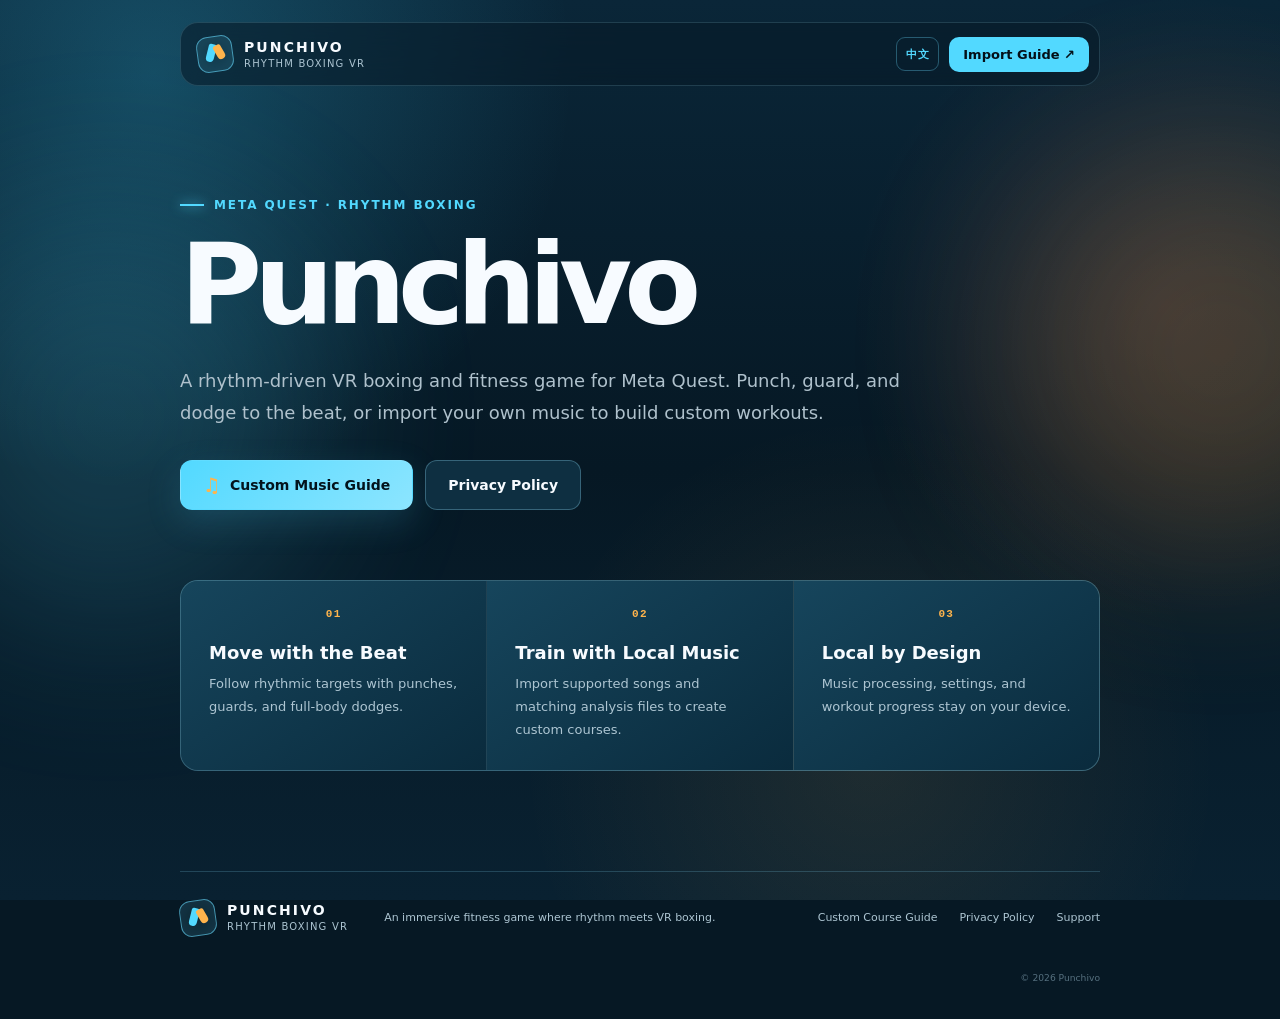
<file: docs/index.html>
<!doctype html>
<html lang="en">
<head>
  <meta charset="utf-8">
  <meta name="viewport" content="width=device-width, initial-scale=1">
  <meta name="theme-color" content="#061521">
  <meta name="description" content="Punchivo is a rhythm-driven VR boxing fitness game. Punch, guard, dodge, and build custom workout courses with your own music.">
  <meta property="og:title" content="Punchivo · Find the beat. Strike with power.">
  <meta property="og:description" content="Step into rhythm-driven boxing workouts on Meta Quest and build custom courses with your own music.">
  <meta property="og:type" content="website">
  <meta property="og:url" content="https://vic-gz.github.io/fsvr/">
  <link rel="canonical" href="https://vic-gz.github.io/fsvr/">
  <link rel="alternate" hreflang="en" href="https://vic-gz.github.io/fsvr/">
  <link rel="alternate" hreflang="zh-CN" href="https://vic-gz.github.io/fsvr/zh/">
  <link rel="alternate" hreflang="x-default" href="https://vic-gz.github.io/fsvr/">
  <link rel="stylesheet" href="./styles.css">
  <title>Punchivo · Rhythm Boxing Fitness</title>
</head>
<body>
  <a class="skip-link" href="#main-content">Skip to content</a>

  <header class="site-header">
    <a class="brand" href="#top" aria-label="Punchivo home">
      <span class="brand-mark" aria-hidden="true"><i></i><i></i></span>
      <span class="brand-copy"><strong>PUNCHIVO</strong><small>RHYTHM BOXING VR</small></span>
    </a>
    <nav class="main-nav" aria-label="Main navigation">
      <a class="language-switch" href="./zh/" lang="zh-CN" hreflang="zh-CN" aria-label="切换到中文">中文</a>
      <a class="nav-cta" href="./diy/">Import Guide <span aria-hidden="true">↗</span></a>
    </nav>
  </header>

  <main id="main-content">
    <section class="hero" id="top">
      <div class="hero-glow glow-cyan" aria-hidden="true"></div>
      <div class="hero-glow glow-orange" aria-hidden="true"></div>
      <div class="hero-copy">
        <p class="eyebrow"><span></span> Meta Quest · Rhythm Boxing</p>
        <h1>Punchivo</h1>
        <p class="hero-lead">A rhythm-driven VR boxing and fitness game for Meta Quest. Punch, guard, and dodge to the beat, or import your own music to build custom workouts.</p>
        <div class="hero-actions">
          <a class="button button-primary" href="./diy/"><span class="button-icon" aria-hidden="true">♫</span> Custom Music Guide</a>
          <a class="button button-secondary" href="https://vic-gz.github.io/fist-strike-vr-policies/privacy-policy.html">Privacy Policy</a>
        </div>
        <ul class="hero-facts" aria-label="Game overview" hidden>
          <li><b>Rhythm Boxing</b><span>Punch, guard, and dodge</span></li>
          <li><b>Your Own Music</b><span>Optional local song import</span></li>
          <li><b>On Device</b><span>Local settings and progress</span></li>
        </ul>
      </div>

      <div class="hero-stage" aria-label="Punchivo gameplay illustration" hidden>
        <div class="stage-grid" aria-hidden="true"></div>
        <div class="hud hud-score"><small>SCORE</small><strong>28,450</strong></div>
        <div class="hud hud-combo"><strong>42</strong><small>COMBO</small></div>
        <div class="target target-left"><span>L</span><i></i></div>
        <div class="target target-right"><span>R</span><i></i></div>
        <div class="target target-guard"><span>GUARD</span></div>
        <div class="strike-line strike-left" aria-hidden="true"></div>
        <div class="strike-line strike-right" aria-hidden="true"></div>
        <div class="glove glove-left" aria-hidden="true"><span></span></div>
        <div class="glove glove-right" aria-hidden="true"><span></span></div>
        <div class="stage-caption"><span class="live-dot"></span> KEEP MOVING <b>02:18</b></div>
      </div>
    </section>

    <section class="signal-strip" aria-label="Game features" hidden>
      <span>BEAT TARGETS</span><i></i><span>BOXING MOVES</span><i></i><span>BODY DODGES</span><i></i><span>WORKOUT COURSES</span><i></i><span>RESULTS</span>
    </section>

    <section class="section gameplay" id="gameplay" hidden>
      <div class="section-heading">
        <p class="eyebrow"><span></span> Core Gameplay</p>
        <h2>Music is more than a backdrop.<br>It calls your next move.</h2>
        <p>Workout targets approach with the beat. Read the direction, choose the right move, and strike or defend at exactly the right moment—connecting music, reactions, and full-body motion.</p>
      </div>
      <div class="move-grid">
        <article class="move-card move-punch">
          <span class="move-index">01</span><div class="move-glyph" aria-hidden="true">↗</div>
          <h3>Strike with Precision</h3><p>Land left and right straights and hooks. Keep your timing sharp and your combo alive.</p>
          <small>JAB · CROSS · HOOK</small>
        </article>
        <article class="move-card move-guard">
          <span class="move-index">02</span><div class="move-glyph" aria-hidden="true">⌃</div>
          <h3>Raise Your Guard</h3><p>Bring both hands up to defend, then flow back into offense as the rhythm changes.</p>
          <small>BLOCK · RECOVER</small>
        </article>
        <article class="move-card move-dodge">
          <span class="move-index">03</span><div class="move-glyph" aria-hidden="true">↔</div>
          <h3>Dodge and Duck</h3><p>Move your upper body or lower your stance to turn arm movement into a fuller workout.</p>
          <small>DODGE · DUCK · MOVE</small>
        </article>
      </div>
    </section>

    <section class="section training" id="training" hidden>
      <div class="training-panel">
        <div class="training-copy">
          <p class="eyebrow"><span></span> A Complete Workout</p>
          <h2>From course selection to results,<br>stay focused and keep the flow.</h2>
          <p>Choose a course and intensity that fit your day, then complete the full playlist in an immersive environment. Your results are ready as soon as the workout ends.</p>
          <ol class="training-steps">
            <li><b>01</b><span><strong>Choose a Course</strong><small>Start with the BPM and duration you want</small></span></li>
            <li><b>02</b><span><strong>Move with the Beat</strong><small>Chain punches, guards, and dodges</small></span></li>
            <li><b>03</b><span><strong>Review Your Results</strong><small>Learn from the session and go again</small></span></li>
          </ol>
        </div>
        <div class="result-card" aria-label="Sample workout result">
          <div class="result-top"><span>WORKOUT COMPLETE</span><b>NEW BEST</b></div>
          <div class="result-score"><small>TOTAL SCORE</small><strong>186,420</strong></div>
          <div class="result-ring"><span><strong>94%</strong><small>ACCURACY</small></span></div>
          <dl>
            <div><dt>MAX COMBO</dt><dd>128</dd></div>
            <div><dt>DURATION</dt><dd>24:36</dd></div>
            <div><dt>EST. CALORIES</dt><dd>168 kcal</dd></div>
          </dl>
          <p>Display data is illustrative. Actual results depend on the course and your performance.</p>
        </div>
      </div>
    </section>

    <section class="section custom-courses" id="custom-courses" hidden>
      <div class="custom-visual" aria-hidden="true">
        <div class="album album-back"><span>128</span><small>BPM</small></div>
        <div class="album album-front">
          <span class="album-label">MY COURSE</span>
          <strong>Weekend Burn</strong>
          <div class="waveform"><i></i><i></i><i></i><i></i><i></i><i></i><i></i><i></i><i></i><i></i><i></i><i></i><i></i><i></i></div>
          <small>08 TRACKS · 32 MIN</small>
        </div>
        <div class="music-note">♫</div>
      </div>
      <div class="custom-copy">
        <p class="eyebrow"><span></span> Custom Courses</p>
        <h2>Turn the music you love<br>into your next workout.</h2>
        <p>Analyze local music on your computer, organize the results as a course, and copy it to Quest over USB. Once the game scans the folder, you are ready to train.</p>
        <ul class="custom-points">
          <li><b>1</b><span><strong>Analyze Music on PC</strong><small>Generate a matching JSON for each track</small></span></li>
          <li><b>2</b><span><strong>Copy the Course over USB</strong><small>MP3, WAV, and OGG are supported</small></span></li>
          <li><b>3</b><span><strong>Select the Folder on Quest</strong><small>Scan the course and start training</small></span></li>
        </ul>
        <a class="button button-primary" href="./diy/">Read the Complete Custom Course Guide <span aria-hidden="true">→</span></a>
      </div>
    </section>

    <section class="section feature-band">
      <article><span>01</span><h3>Move with the Beat</h3><p>Follow rhythmic targets with punches, guards, and full-body dodges.</p></article>
      <article><span>02</span><h3>Train with Local Music</h3><p>Import supported songs and matching analysis files to create custom courses.</p></article>
      <article><span>03</span><h3>Local by Design</h3><p>Music processing, settings, and workout progress stay on your device.</p></article>
    </section>

    <section class="section closing" hidden>
      <p class="eyebrow"><span></span> PUNCHIVO</p>
      <h2>Ready for the next strike?</h2>
      <p>Put on the gloves and let the music lead today's workout.</p>
      <div class="hero-actions">
        <a class="button button-primary" href="#gameplay">Explore Gameplay</a>
        <a class="button button-secondary" href="./diy/">Build a Custom Course</a>
      </div>
    </section>
  </main>

  <footer class="site-footer">
    <a class="brand footer-brand" href="#top">
      <span class="brand-mark" aria-hidden="true"><i></i><i></i></span>
      <span class="brand-copy"><strong>PUNCHIVO</strong><small>RHYTHM BOXING VR</small></span>
    </a>
    <p>An immersive fitness game where rhythm meets VR boxing.</p>
    <nav aria-label="Footer navigation">
      <a href="./diy/">Custom Course Guide</a>
      <a href="https://vic-gz.github.io/fist-strike-vr-policies/privacy-policy.html">Privacy Policy</a>
      <a href="https://vic-gz.github.io/fist-strike-vr-policies/support.html">Support</a>
    </nav>
    <small>© 2026 Punchivo</small>
  </footer>
</body>
</html>
</file>
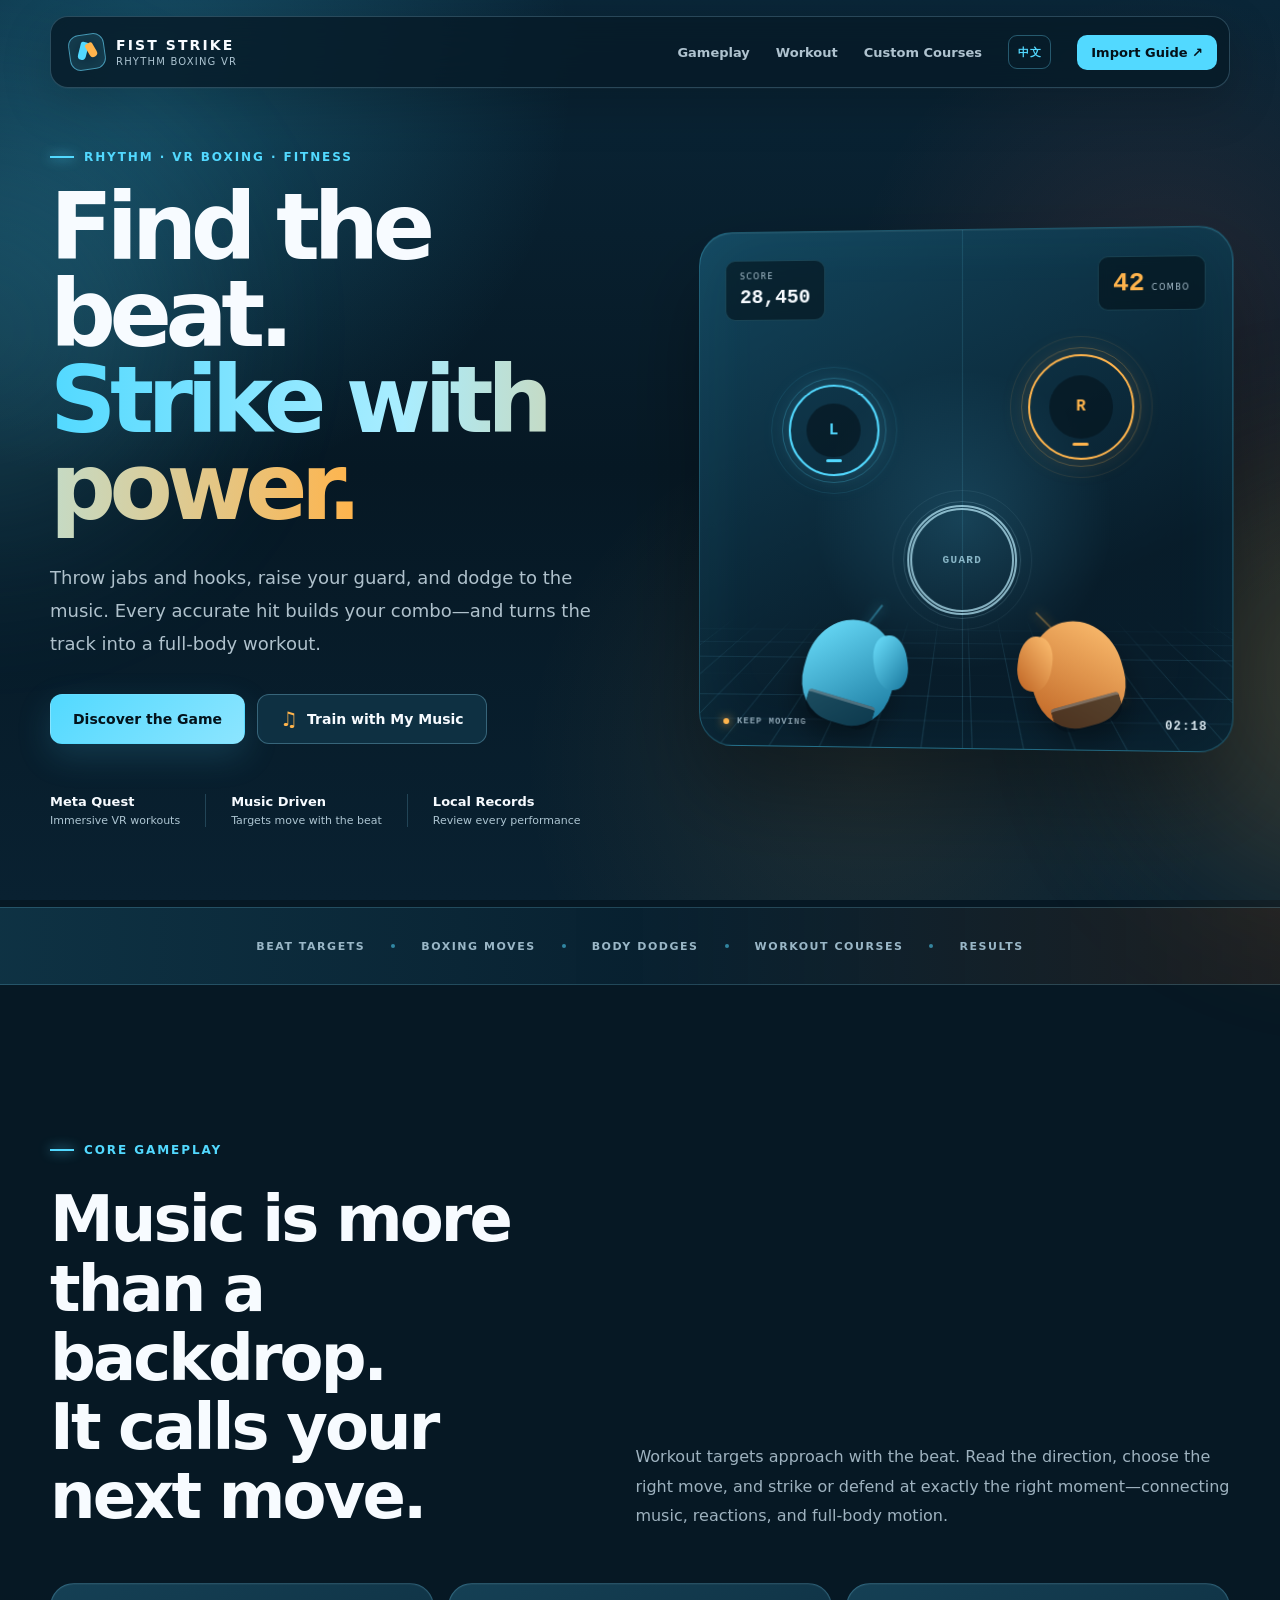
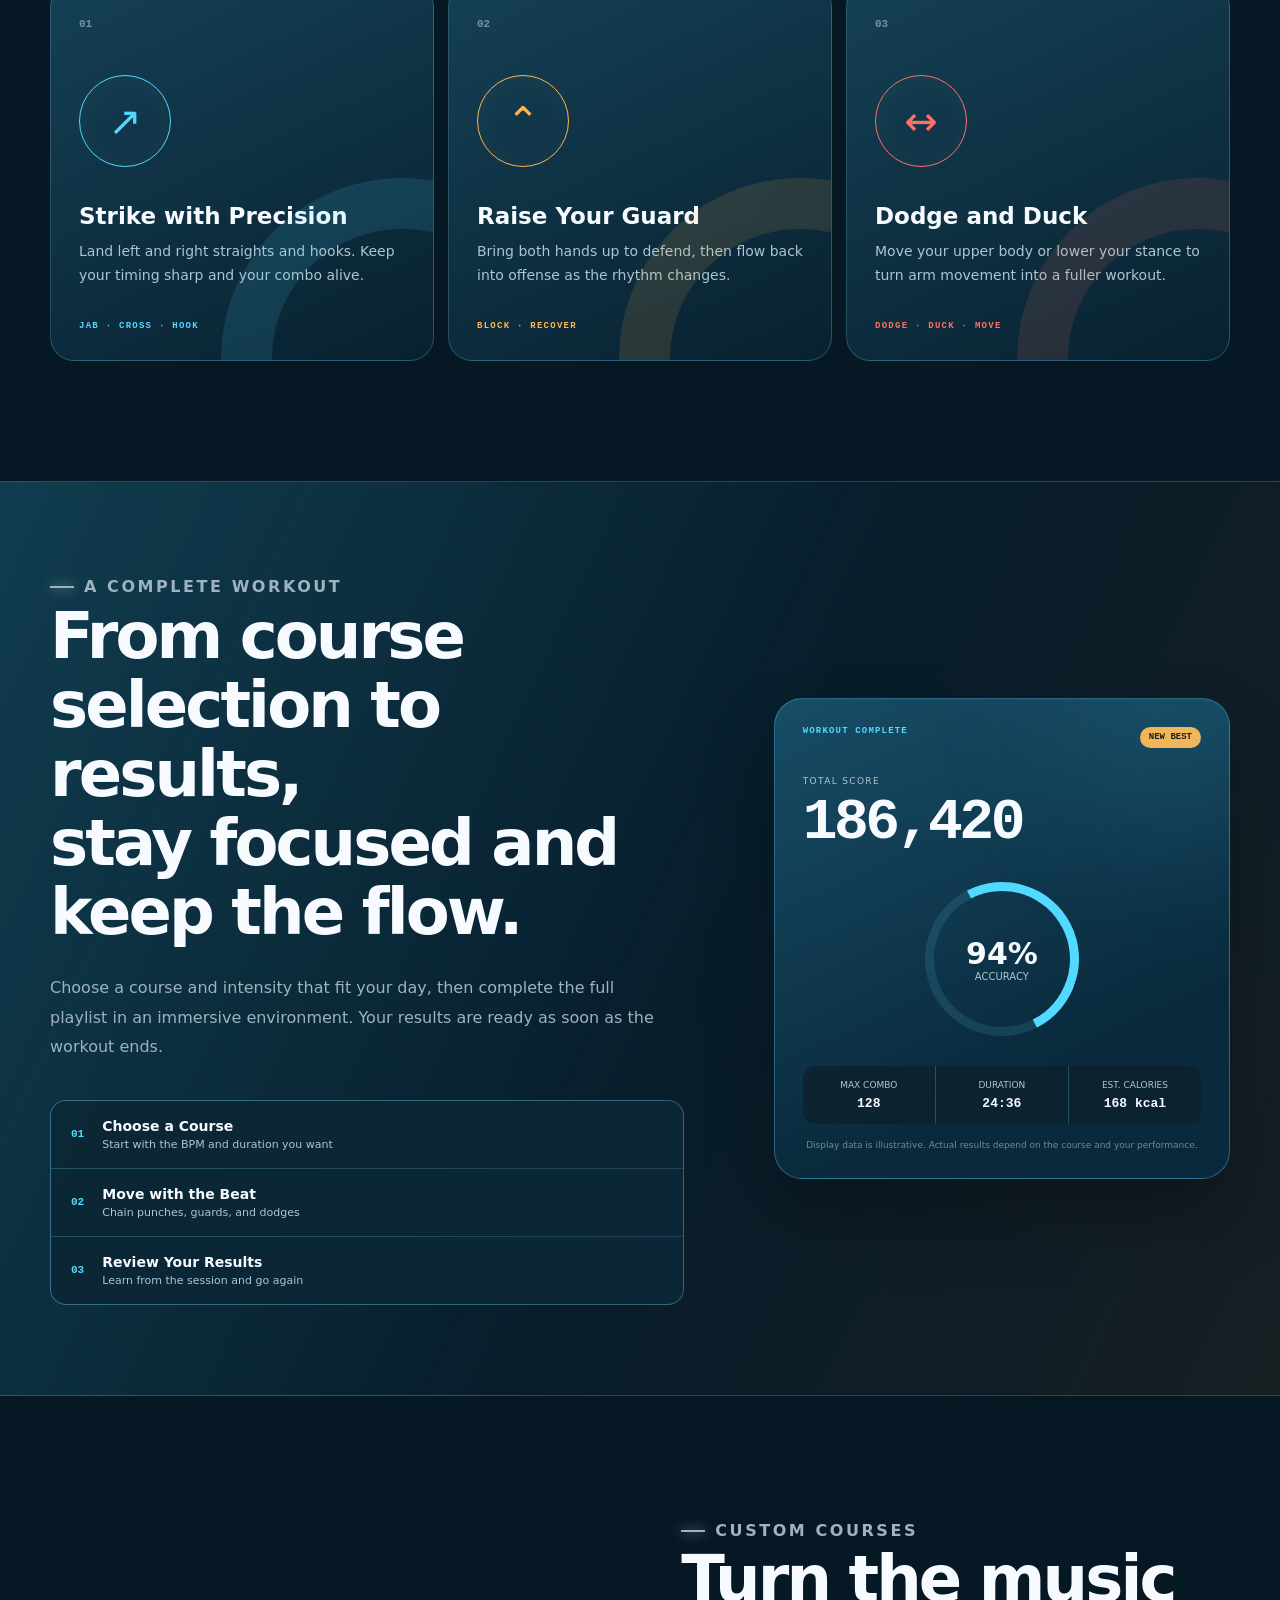
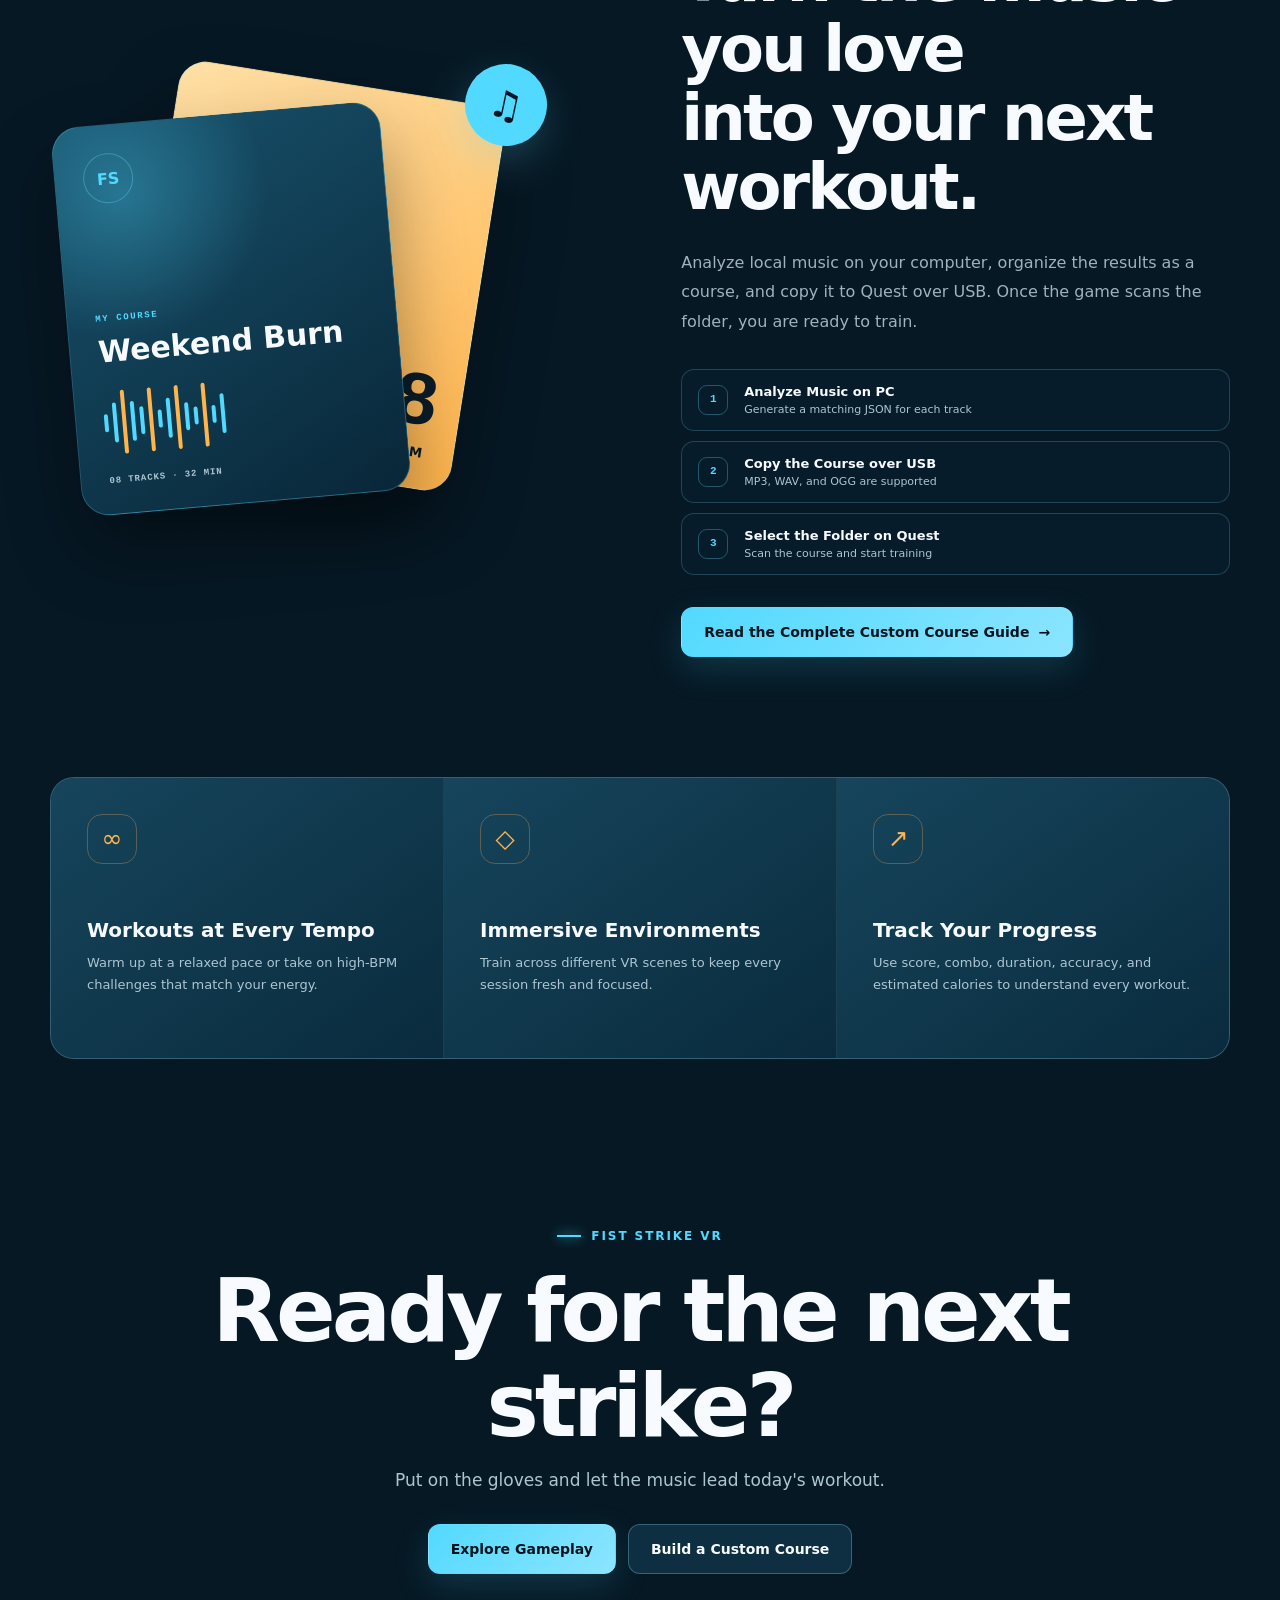
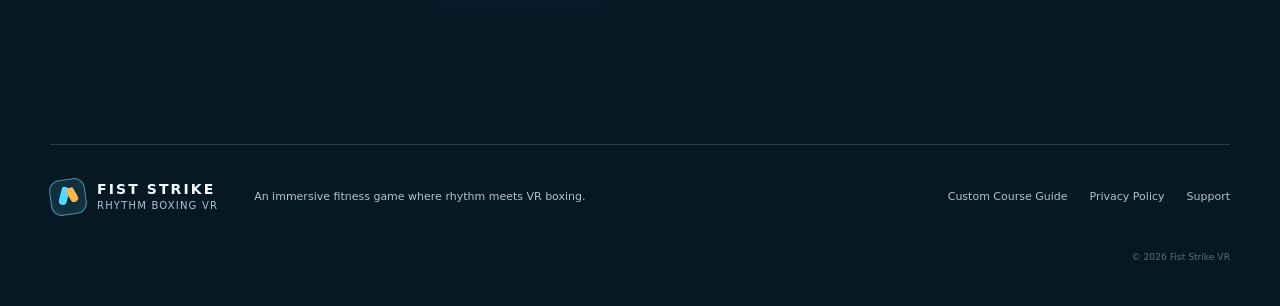
<file: web/index.html>
<!doctype html>
<html lang="en">
<head>
  <meta charset="utf-8">
  <meta name="viewport" content="width=device-width, initial-scale=1">
  <meta name="theme-color" content="#061521">
  <meta name="description" content="Fist Strike VR is a rhythm-driven VR boxing fitness game. Punch, guard, dodge, and build custom workout courses with your own music.">
  <meta property="og:title" content="Fist Strike VR · Find the beat. Strike with power.">
  <meta property="og:description" content="Step into rhythm-driven boxing workouts on Meta Quest and build custom courses with your own music.">
  <meta property="og:type" content="website">
  <meta property="og:url" content="https://vic-gz.github.io/fsvr/">
  <link rel="canonical" href="https://vic-gz.github.io/fsvr/">
  <link rel="alternate" hreflang="en" href="https://vic-gz.github.io/fsvr/">
  <link rel="alternate" hreflang="zh-CN" href="https://vic-gz.github.io/fsvr/zh/">
  <link rel="alternate" hreflang="x-default" href="https://vic-gz.github.io/fsvr/">
  <link rel="stylesheet" href="./styles.css">
  <title>Fist Strike VR · Rhythm Boxing Fitness</title>
</head>
<body>
  <a class="skip-link" href="#main-content">Skip to content</a>

  <header class="site-header">
    <a class="brand" href="#top" aria-label="Fist Strike VR home">
      <span class="brand-mark" aria-hidden="true"><i></i><i></i></span>
      <span class="brand-copy"><strong>FIST STRIKE</strong><small>RHYTHM BOXING VR</small></span>
    </a>
    <nav class="main-nav" aria-label="Main navigation">
      <a href="#gameplay">Gameplay</a>
      <a href="#training">Workout</a>
      <a href="#custom-courses">Custom Courses</a>
      <a class="language-switch" href="./zh/" lang="zh-CN" hreflang="zh-CN" aria-label="切换到中文">中文</a>
      <a class="nav-cta" href="./diy/">Import Guide <span aria-hidden="true">↗</span></a>
    </nav>
  </header>

  <main id="main-content">
    <section class="hero" id="top">
      <div class="hero-glow glow-cyan" aria-hidden="true"></div>
      <div class="hero-glow glow-orange" aria-hidden="true"></div>
      <div class="hero-copy">
        <p class="eyebrow"><span></span> Rhythm · VR Boxing · Fitness</p>
        <h1>Find the beat.<br><em>Strike with power.</em></h1>
        <p class="hero-lead">Throw jabs and hooks, raise your guard, and dodge to the music. Every accurate hit builds your combo—and turns the track into a full-body workout.</p>
        <div class="hero-actions">
          <a class="button button-primary" href="#gameplay">Discover the Game</a>
          <a class="button button-secondary" href="./diy/"><span class="button-icon" aria-hidden="true">♫</span> Train with My Music</a>
        </div>
        <ul class="hero-facts" aria-label="Game overview">
          <li><b>Meta Quest</b><span>Immersive VR workouts</span></li>
          <li><b>Music Driven</b><span>Targets move with the beat</span></li>
          <li><b>Local Records</b><span>Review every performance</span></li>
        </ul>
      </div>

      <div class="hero-stage" aria-label="Fist Strike VR gameplay illustration">
        <div class="stage-grid" aria-hidden="true"></div>
        <div class="hud hud-score"><small>SCORE</small><strong>28,450</strong></div>
        <div class="hud hud-combo"><strong>42</strong><small>COMBO</small></div>
        <div class="target target-left"><span>L</span><i></i></div>
        <div class="target target-right"><span>R</span><i></i></div>
        <div class="target target-guard"><span>GUARD</span></div>
        <div class="strike-line strike-left" aria-hidden="true"></div>
        <div class="strike-line strike-right" aria-hidden="true"></div>
        <div class="glove glove-left" aria-hidden="true"><span></span></div>
        <div class="glove glove-right" aria-hidden="true"><span></span></div>
        <div class="stage-caption"><span class="live-dot"></span> KEEP MOVING <b>02:18</b></div>
      </div>
    </section>

    <section class="signal-strip" aria-label="Game features">
      <span>BEAT TARGETS</span><i></i><span>BOXING MOVES</span><i></i><span>BODY DODGES</span><i></i><span>WORKOUT COURSES</span><i></i><span>RESULTS</span>
    </section>

    <section class="section gameplay" id="gameplay">
      <div class="section-heading">
        <p class="eyebrow"><span></span> Core Gameplay</p>
        <h2>Music is more than a backdrop.<br>It calls your next move.</h2>
        <p>Workout targets approach with the beat. Read the direction, choose the right move, and strike or defend at exactly the right moment—connecting music, reactions, and full-body motion.</p>
      </div>
      <div class="move-grid">
        <article class="move-card move-punch">
          <span class="move-index">01</span><div class="move-glyph" aria-hidden="true">↗</div>
          <h3>Strike with Precision</h3><p>Land left and right straights and hooks. Keep your timing sharp and your combo alive.</p>
          <small>JAB · CROSS · HOOK</small>
        </article>
        <article class="move-card move-guard">
          <span class="move-index">02</span><div class="move-glyph" aria-hidden="true">⌃</div>
          <h3>Raise Your Guard</h3><p>Bring both hands up to defend, then flow back into offense as the rhythm changes.</p>
          <small>BLOCK · RECOVER</small>
        </article>
        <article class="move-card move-dodge">
          <span class="move-index">03</span><div class="move-glyph" aria-hidden="true">↔</div>
          <h3>Dodge and Duck</h3><p>Move your upper body or lower your stance to turn arm movement into a fuller workout.</p>
          <small>DODGE · DUCK · MOVE</small>
        </article>
      </div>
    </section>

    <section class="section training" id="training">
      <div class="training-panel">
        <div class="training-copy">
          <p class="eyebrow"><span></span> A Complete Workout</p>
          <h2>From course selection to results,<br>stay focused and keep the flow.</h2>
          <p>Choose a course and intensity that fit your day, then complete the full playlist in an immersive environment. Your results are ready as soon as the workout ends.</p>
          <ol class="training-steps">
            <li><b>01</b><span><strong>Choose a Course</strong><small>Start with the BPM and duration you want</small></span></li>
            <li><b>02</b><span><strong>Move with the Beat</strong><small>Chain punches, guards, and dodges</small></span></li>
            <li><b>03</b><span><strong>Review Your Results</strong><small>Learn from the session and go again</small></span></li>
          </ol>
        </div>
        <div class="result-card" aria-label="Sample workout result">
          <div class="result-top"><span>WORKOUT COMPLETE</span><b>NEW BEST</b></div>
          <div class="result-score"><small>TOTAL SCORE</small><strong>186,420</strong></div>
          <div class="result-ring"><span><strong>94%</strong><small>ACCURACY</small></span></div>
          <dl>
            <div><dt>MAX COMBO</dt><dd>128</dd></div>
            <div><dt>DURATION</dt><dd>24:36</dd></div>
            <div><dt>EST. CALORIES</dt><dd>168 kcal</dd></div>
          </dl>
          <p>Display data is illustrative. Actual results depend on the course and your performance.</p>
        </div>
      </div>
    </section>

    <section class="section custom-courses" id="custom-courses">
      <div class="custom-visual" aria-hidden="true">
        <div class="album album-back"><span>128</span><small>BPM</small></div>
        <div class="album album-front">
          <span class="album-label">MY COURSE</span>
          <strong>Weekend Burn</strong>
          <div class="waveform"><i></i><i></i><i></i><i></i><i></i><i></i><i></i><i></i><i></i><i></i><i></i><i></i><i></i><i></i></div>
          <small>08 TRACKS · 32 MIN</small>
        </div>
        <div class="music-note">♫</div>
      </div>
      <div class="custom-copy">
        <p class="eyebrow"><span></span> Custom Courses</p>
        <h2>Turn the music you love<br>into your next workout.</h2>
        <p>Analyze local music on your computer, organize the results as a course, and copy it to Quest over USB. Once the game scans the folder, you are ready to train.</p>
        <ul class="custom-points">
          <li><b>1</b><span><strong>Analyze Music on PC</strong><small>Generate a matching JSON for each track</small></span></li>
          <li><b>2</b><span><strong>Copy the Course over USB</strong><small>MP3, WAV, and OGG are supported</small></span></li>
          <li><b>3</b><span><strong>Select the Folder on Quest</strong><small>Scan the course and start training</small></span></li>
        </ul>
        <a class="button button-primary" href="./diy/">Read the Complete Custom Course Guide <span aria-hidden="true">→</span></a>
      </div>
    </section>

    <section class="section feature-band">
      <article><span>∞</span><h3>Workouts at Every Tempo</h3><p>Warm up at a relaxed pace or take on high-BPM challenges that match your energy.</p></article>
      <article><span>◇</span><h3>Immersive Environments</h3><p>Train across different VR scenes to keep every session fresh and focused.</p></article>
      <article><span>↗</span><h3>Track Your Progress</h3><p>Use score, combo, duration, accuracy, and estimated calories to understand every workout.</p></article>
    </section>

    <section class="section closing">
      <p class="eyebrow"><span></span> FIST STRIKE VR</p>
      <h2>Ready for the next strike?</h2>
      <p>Put on the gloves and let the music lead today's workout.</p>
      <div class="hero-actions">
        <a class="button button-primary" href="#gameplay">Explore Gameplay</a>
        <a class="button button-secondary" href="./diy/">Build a Custom Course</a>
      </div>
    </section>
  </main>

  <footer class="site-footer">
    <a class="brand footer-brand" href="#top">
      <span class="brand-mark" aria-hidden="true"><i></i><i></i></span>
      <span class="brand-copy"><strong>FIST STRIKE</strong><small>RHYTHM BOXING VR</small></span>
    </a>
    <p>An immersive fitness game where rhythm meets VR boxing.</p>
    <nav aria-label="Footer navigation">
      <a href="./diy/">Custom Course Guide</a>
      <a href="https://vic-gz.github.io/fist-strike-vr-policies/privacy-policy.html">Privacy Policy</a>
      <a href="https://vic-gz.github.io/fist-strike-vr-policies/support.html">Support</a>
    </nav>
    <small>© 2026 Fist Strike VR</small>
  </footer>
</body>
</html>
</file>
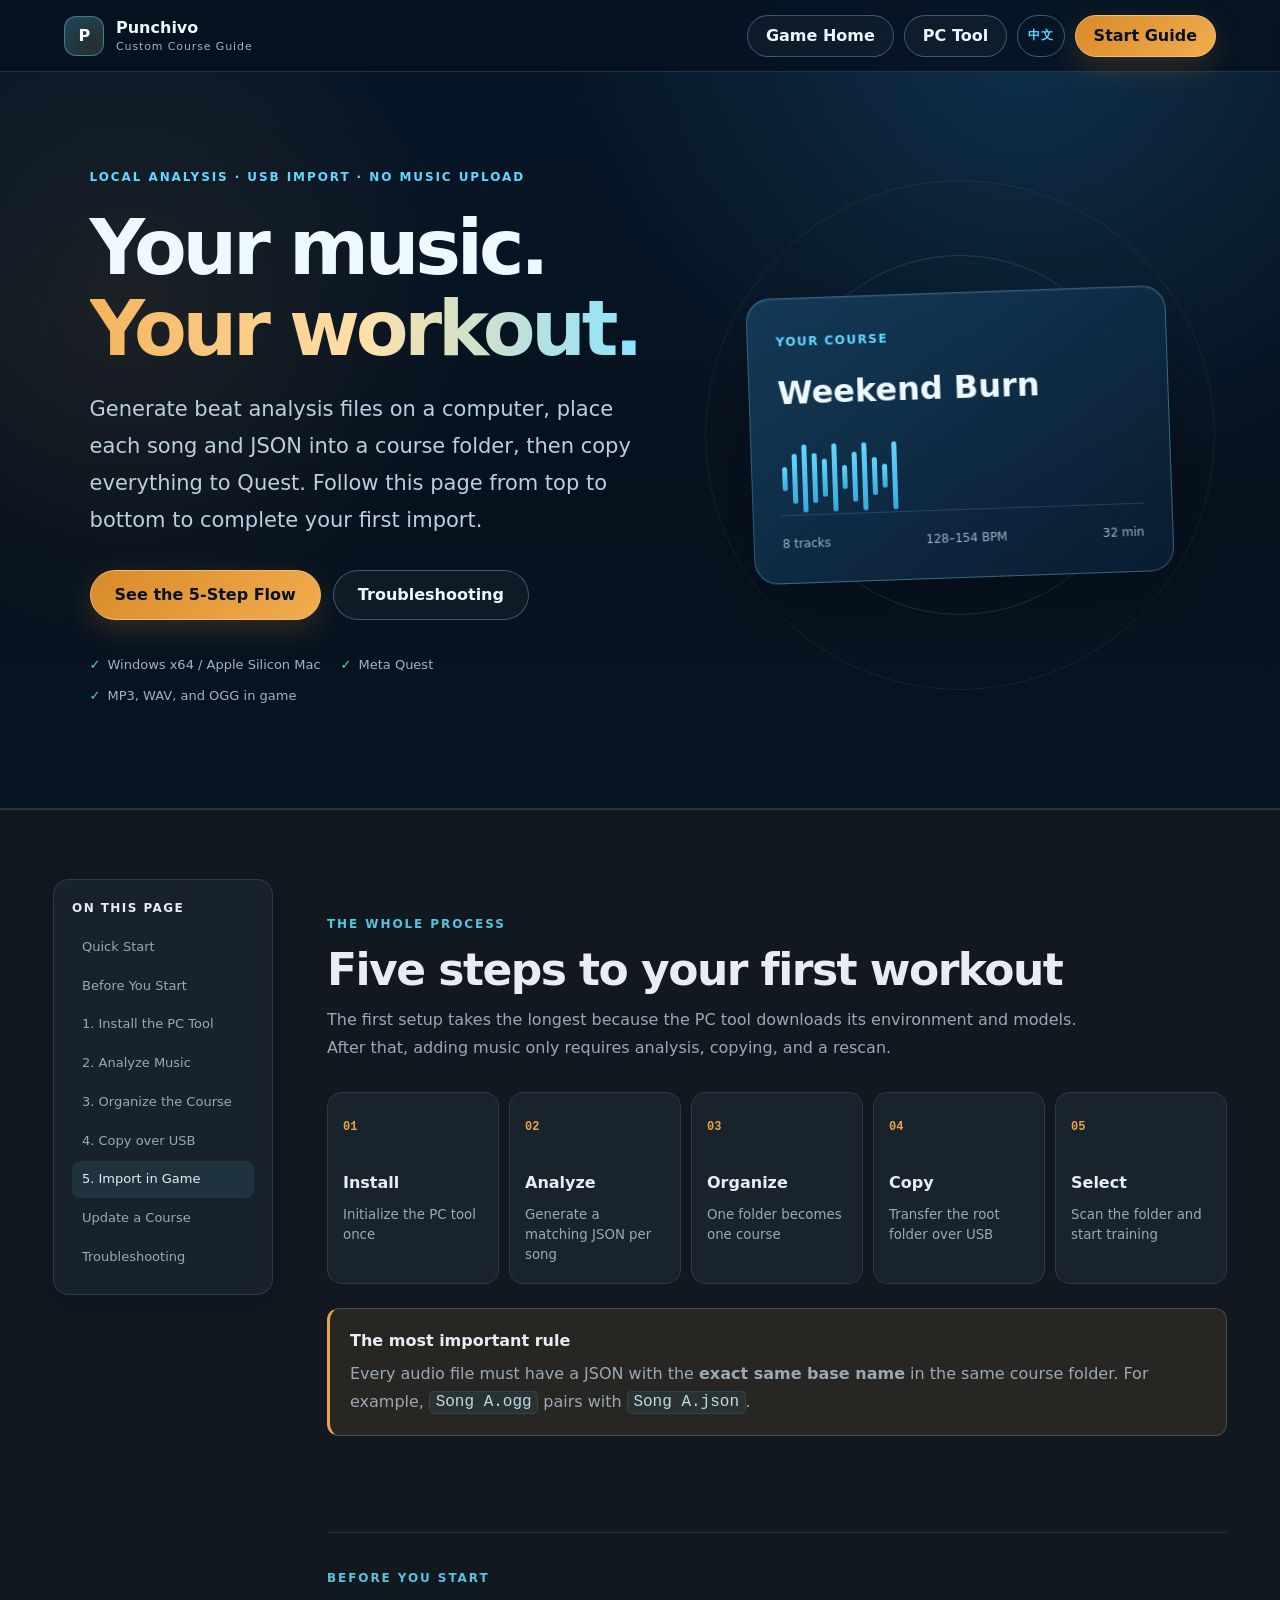
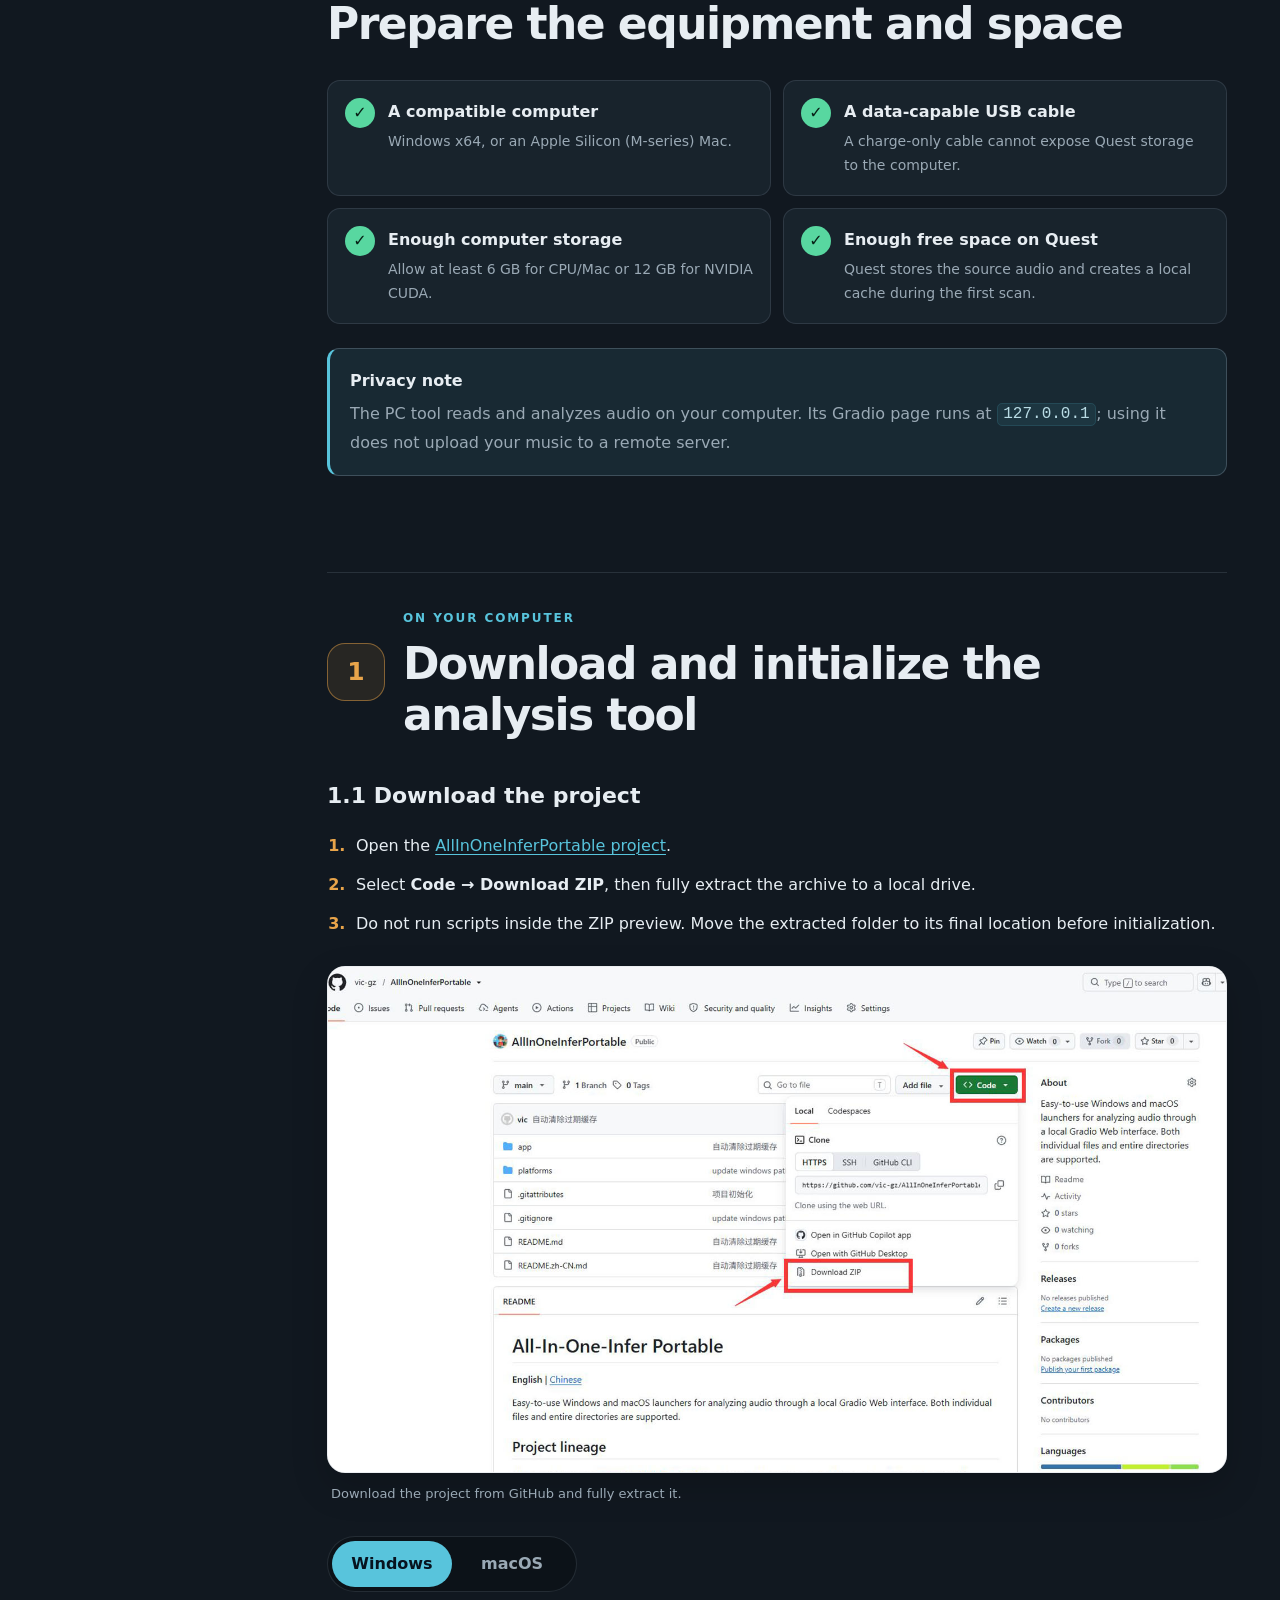
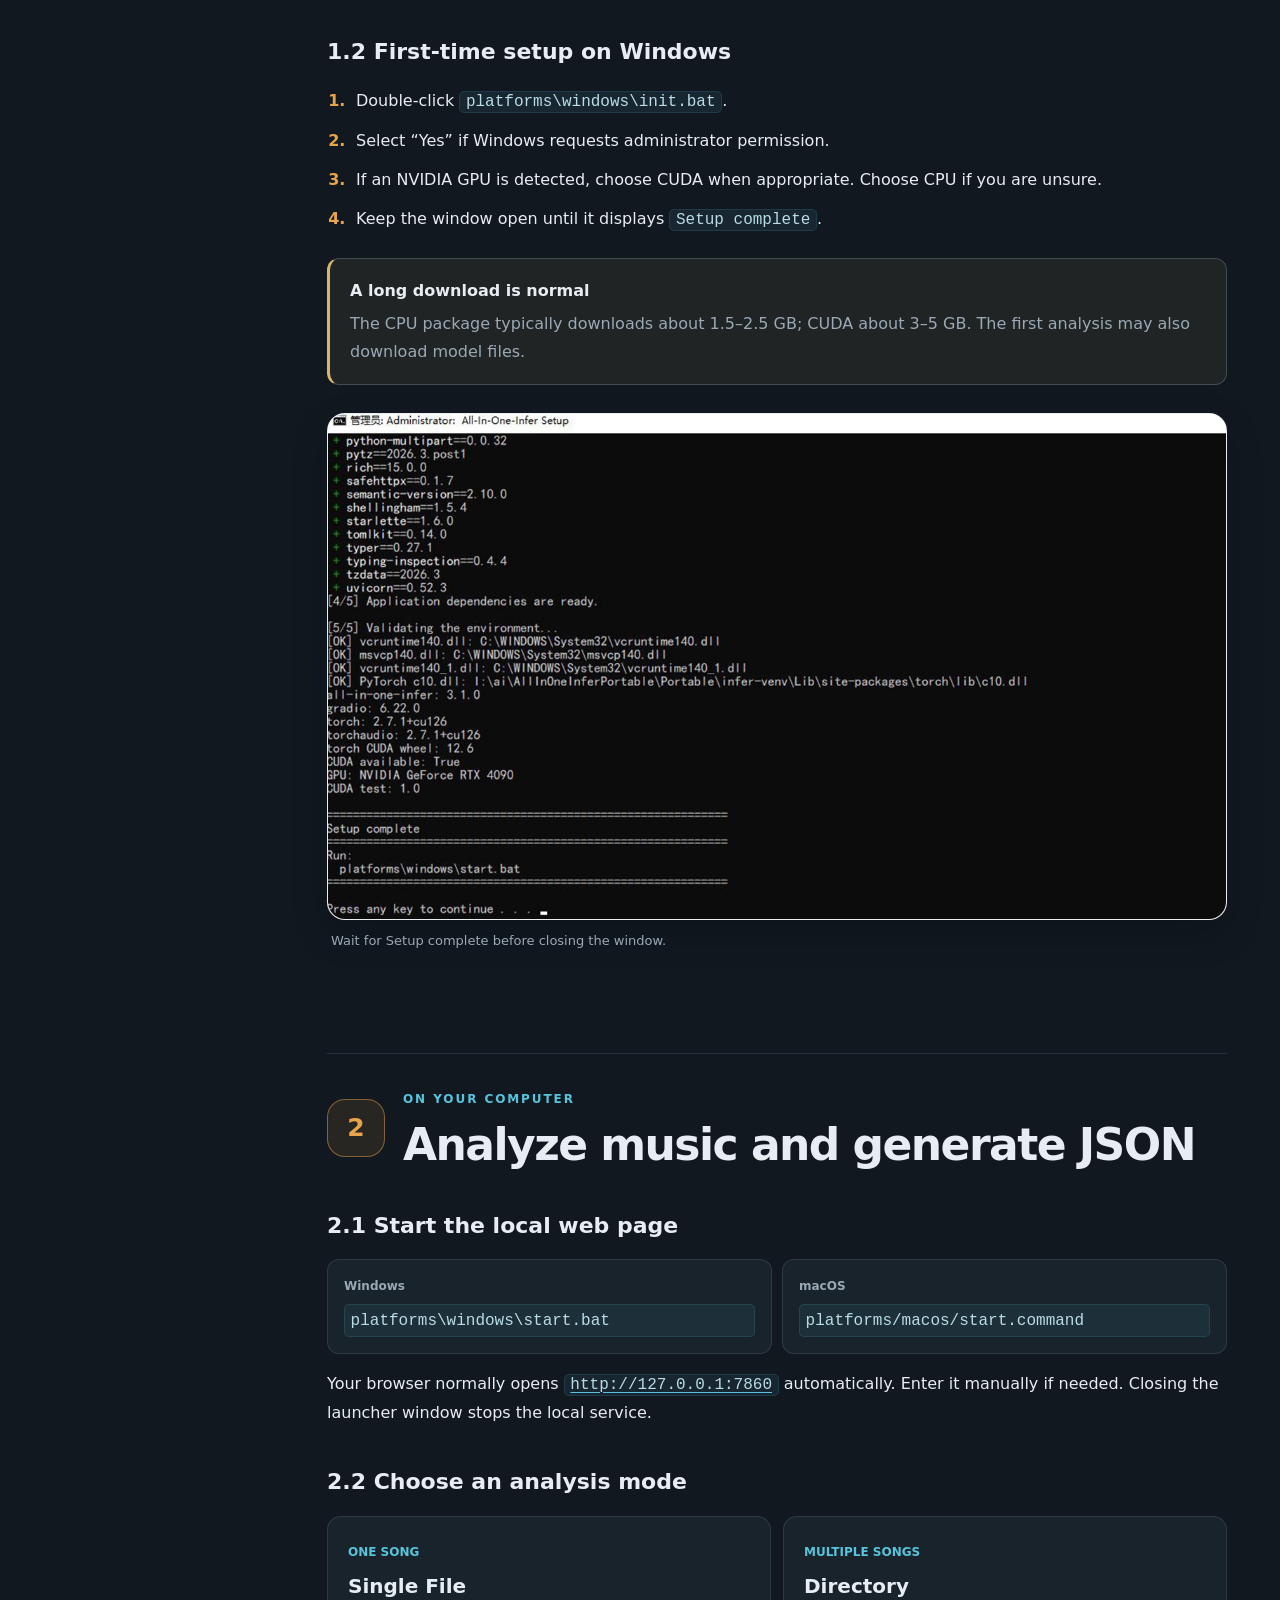
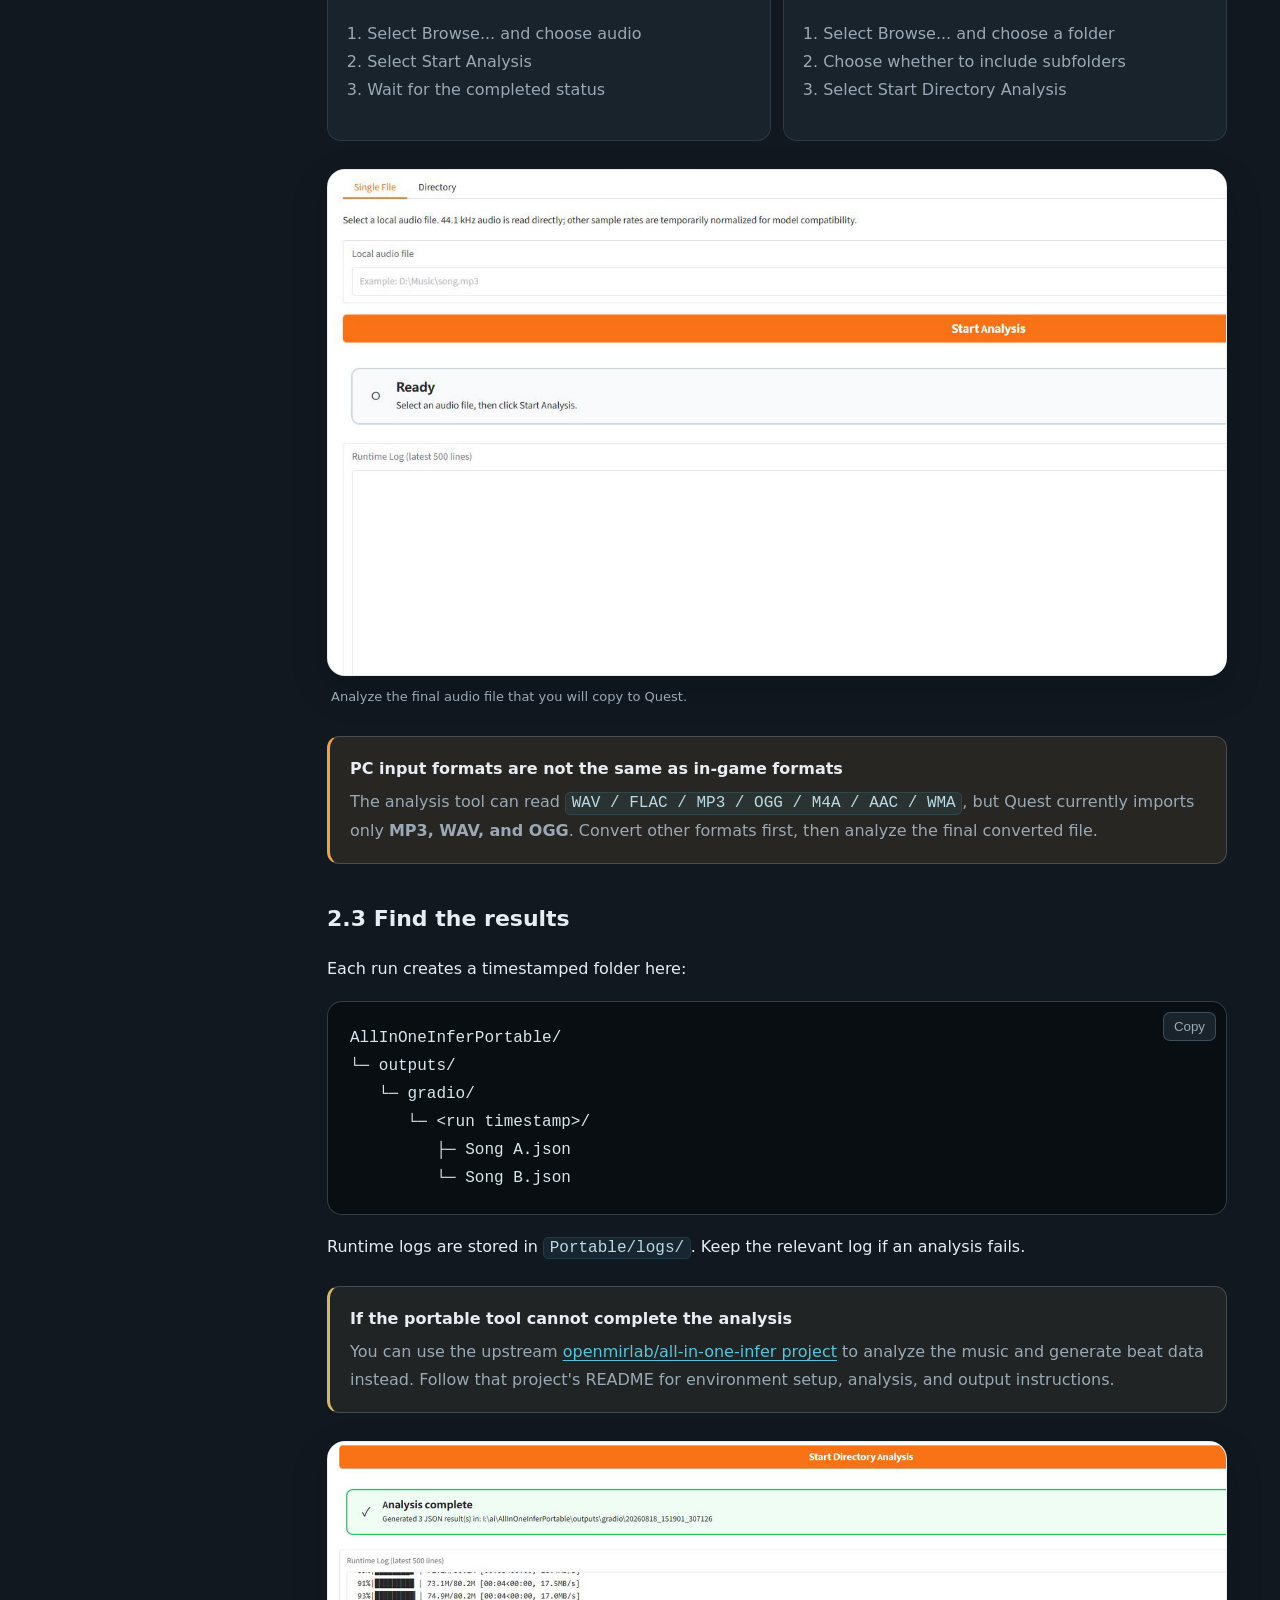
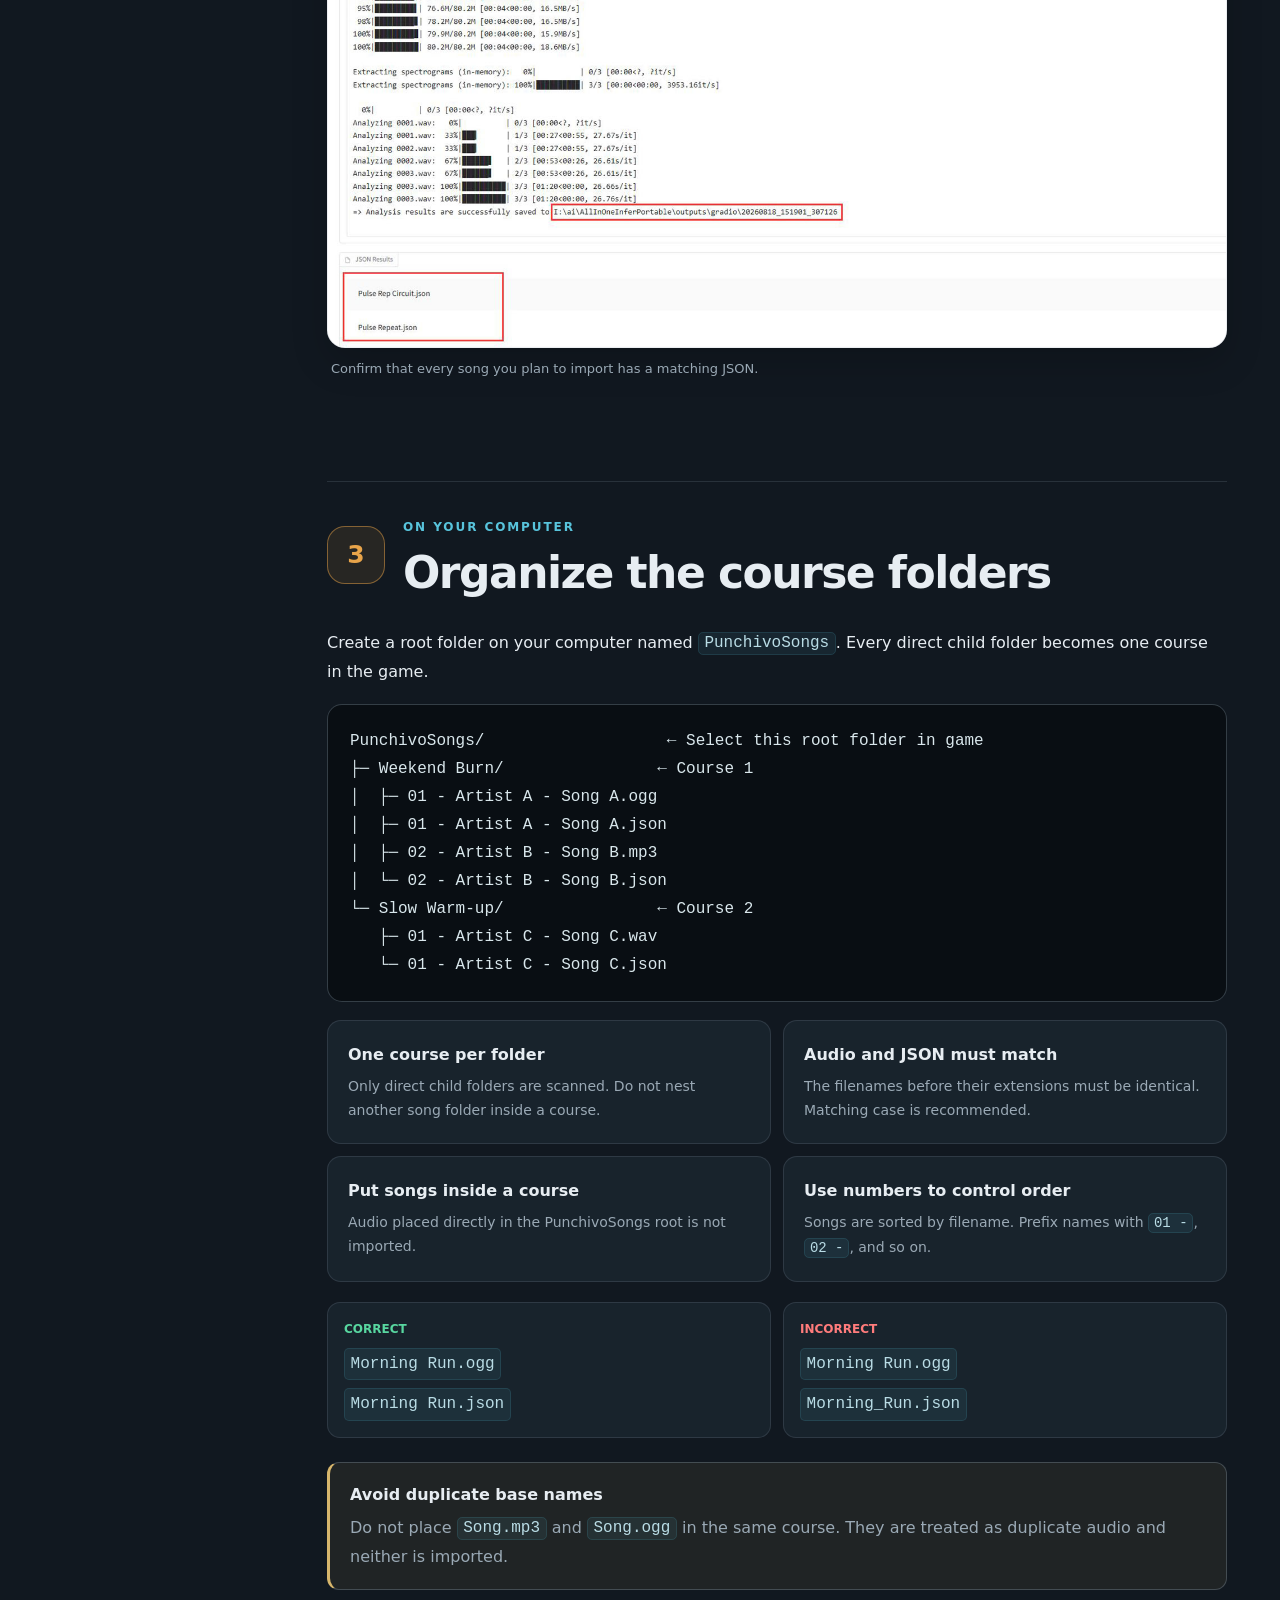
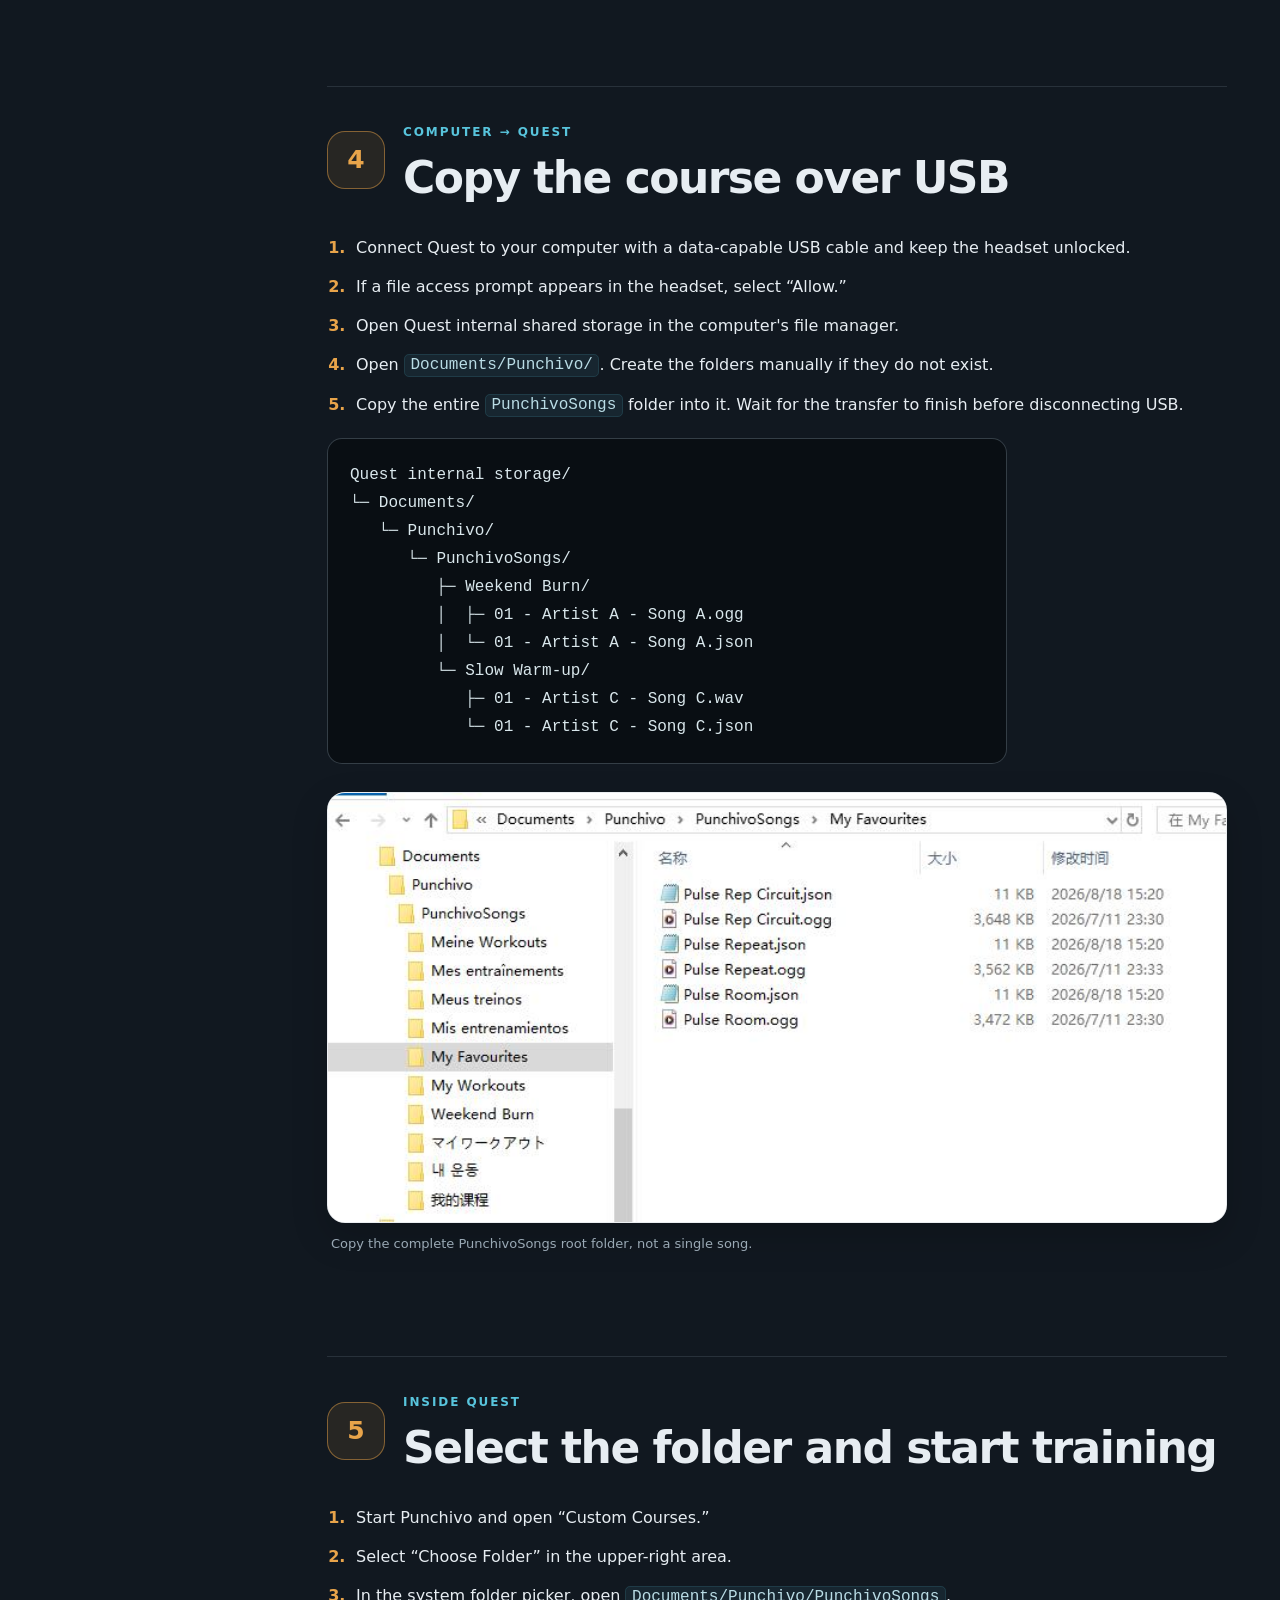
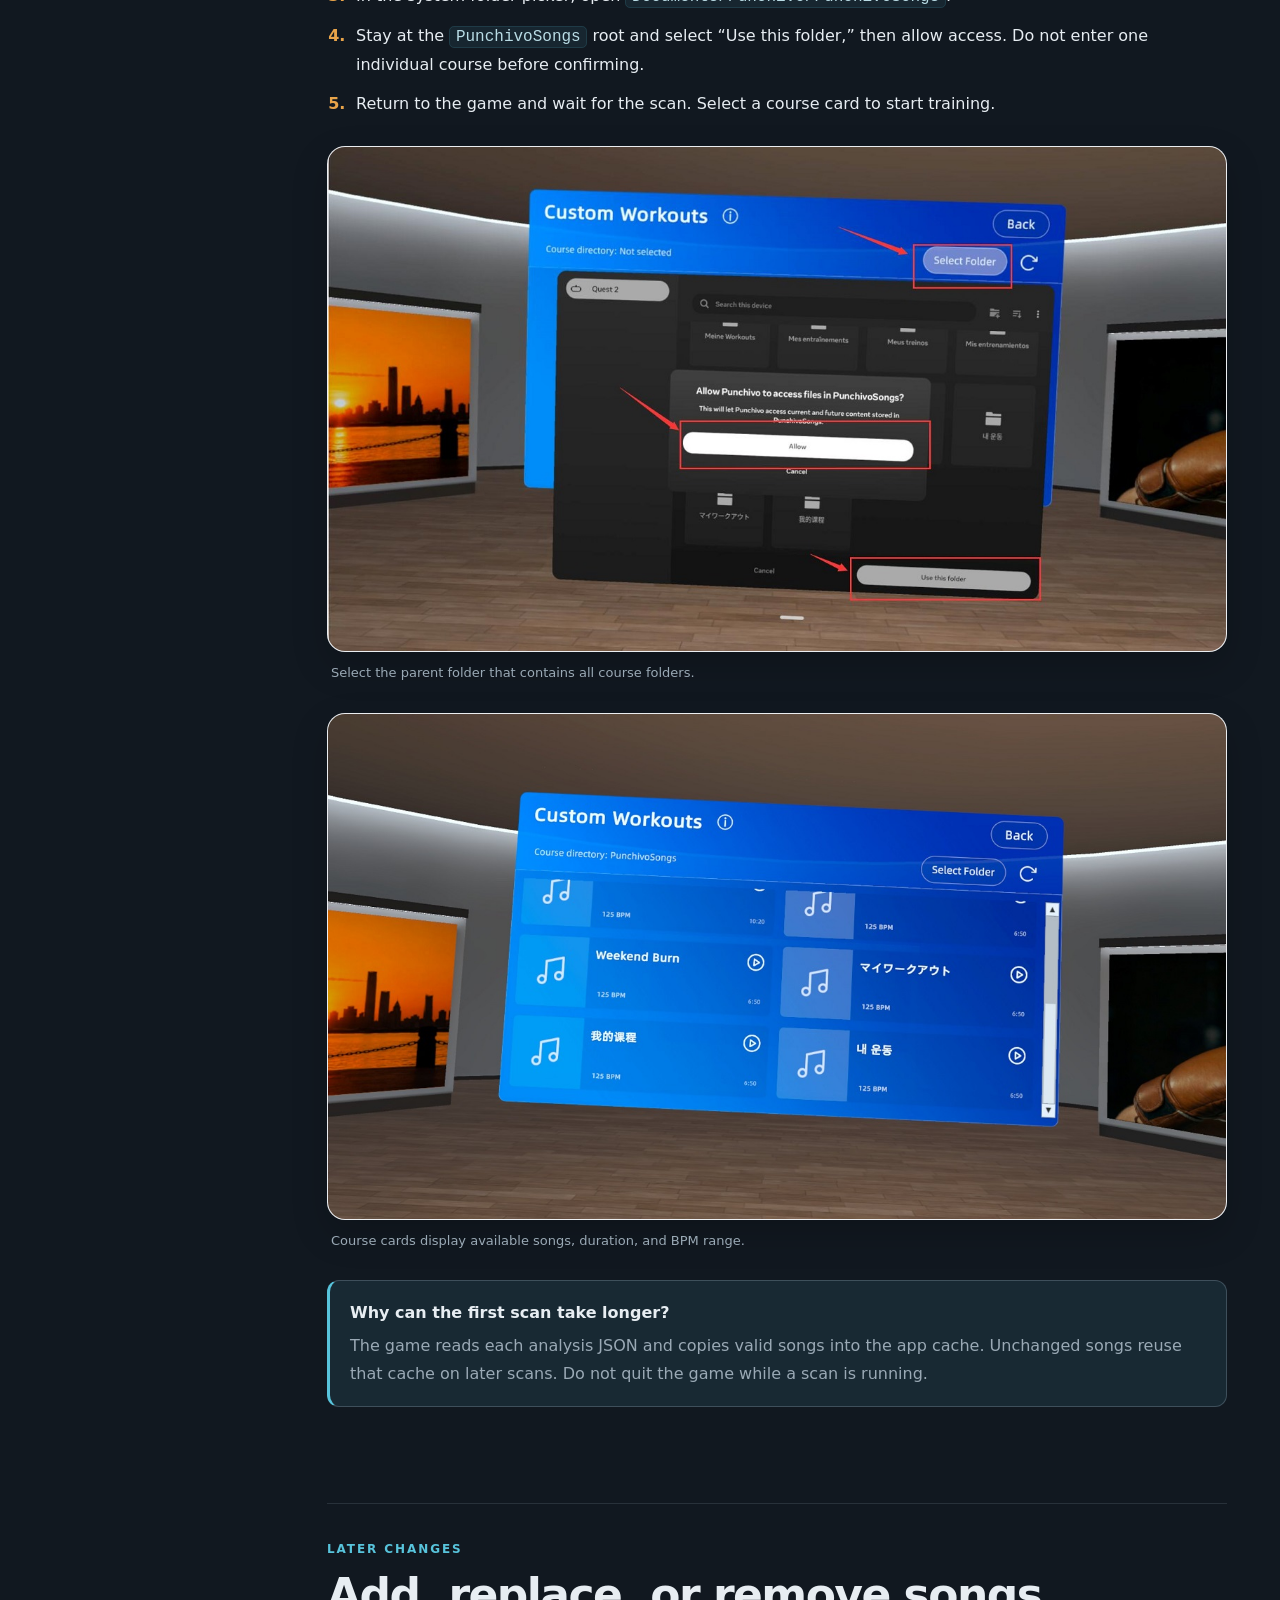
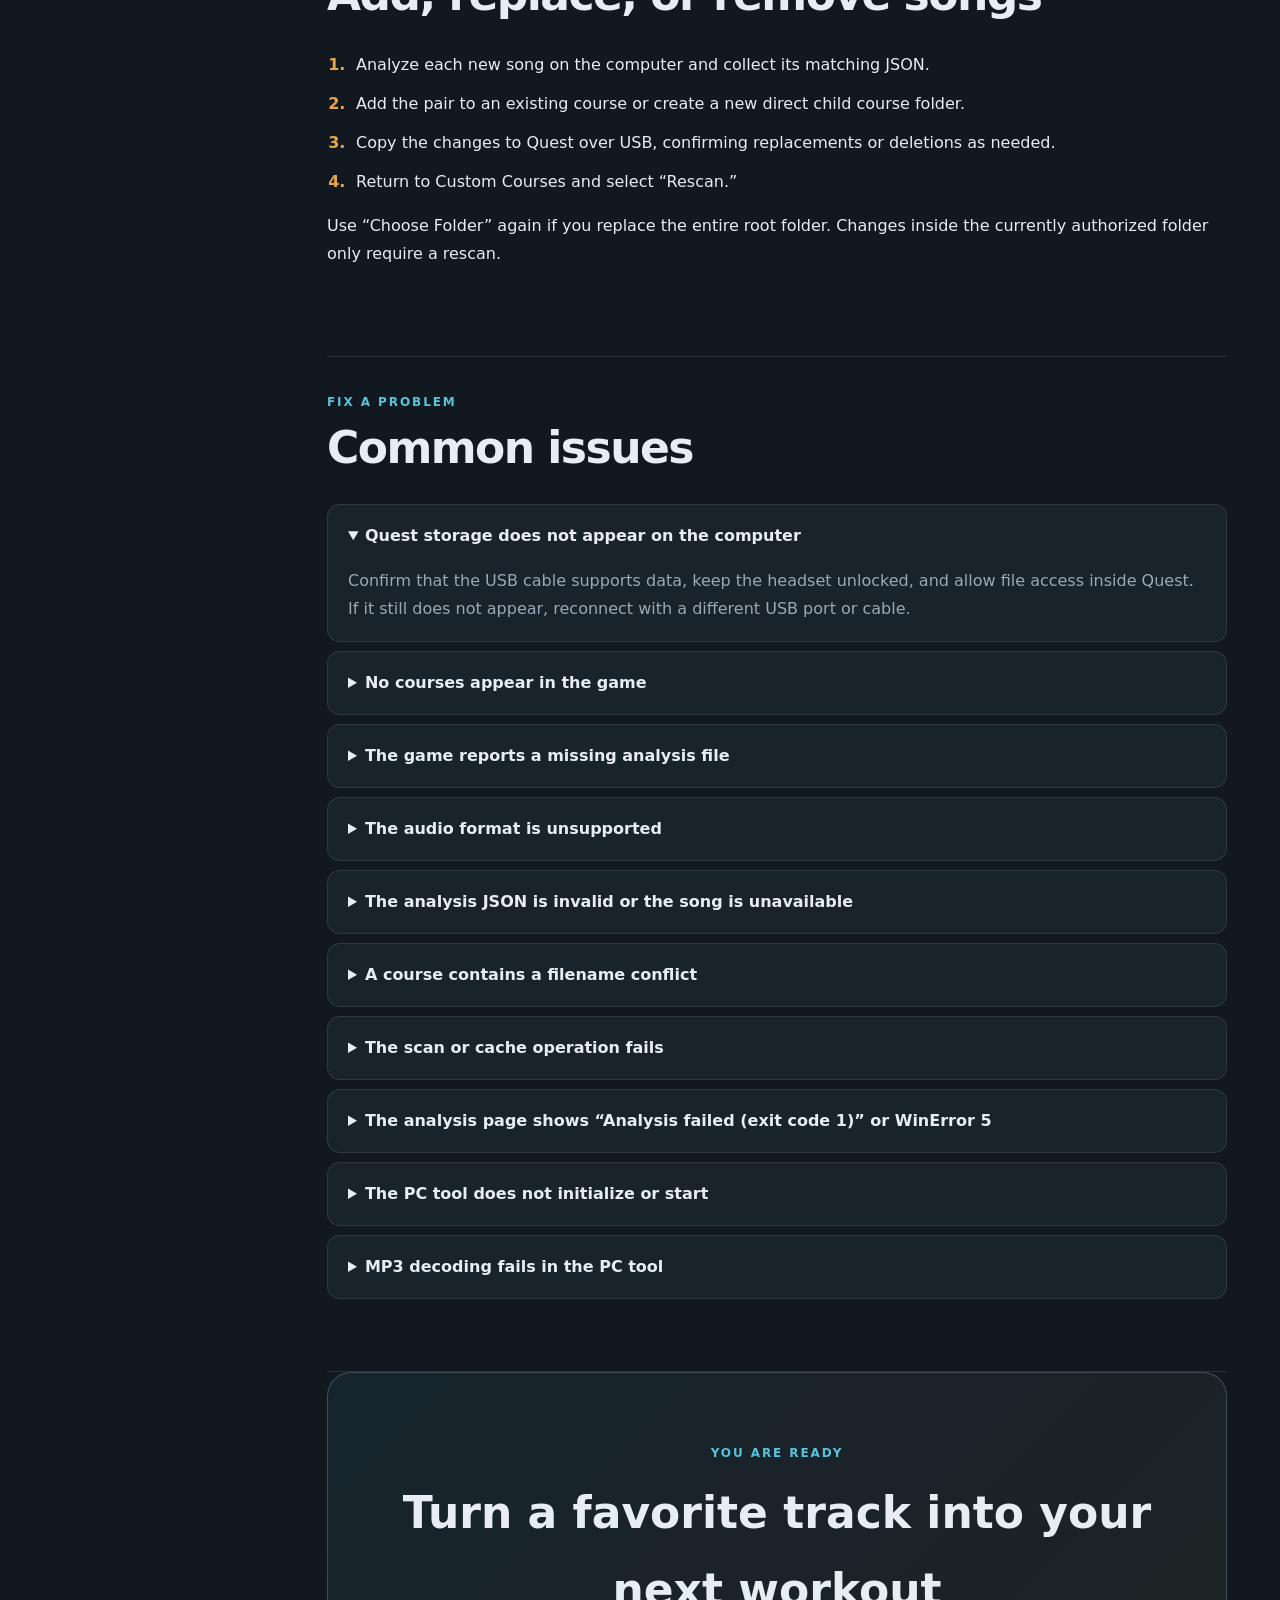
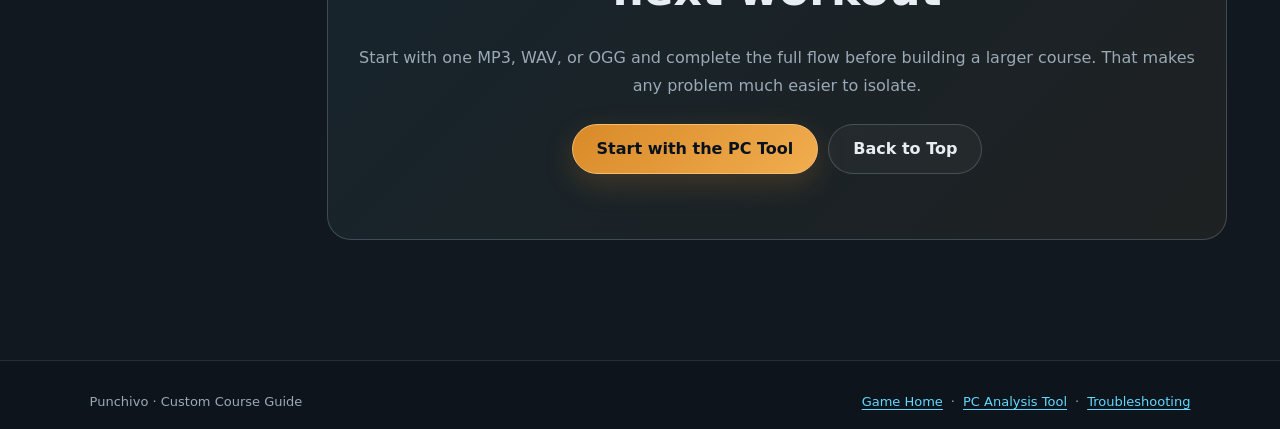
<file: docs/diy/index.html>
<!doctype html>
<html lang="en">
<head>
  <meta charset="utf-8">
  <meta name="viewport" content="width=device-width, initial-scale=1">
  <meta name="theme-color" content="#071728">
  <meta name="description" content="The complete Punchivo custom course guide: analyze music on a computer, organize a course, copy it to Quest over USB, and start training.">
  <meta property="og:title" content="Punchivo Custom Course Guide">
  <meta property="og:description" content="Turn your own music into a Punchivo boxing workout.">
  <meta property="og:type" content="website">
  <meta property="og:url" content="https://vic-gz.github.io/fsvr/diy/">
  <link rel="canonical" href="https://vic-gz.github.io/fsvr/diy/">
  <link rel="alternate" hreflang="en" href="https://vic-gz.github.io/fsvr/diy/">
  <link rel="alternate" hreflang="zh-CN" href="https://vic-gz.github.io/fsvr/diy/zh/">
  <link rel="alternate" hreflang="x-default" href="https://vic-gz.github.io/fsvr/diy/">
  <link rel="stylesheet" href="./styles.css">
  <noscript><style>.tab-panel[hidden]{display:block !important}.tab-list{display:none !important}</style></noscript>
  <title>Custom Course Guide · Punchivo</title>
</head>
<body>
  <a class="skip-link" href="#main-content">Skip to content</a>

  <header class="site-header">
    <a class="brand" href="#top" aria-label="Back to the top">
      <span class="brand-mark" aria-hidden="true">P</span>
      <span><strong>Punchivo</strong><small>Custom Course Guide</small></span>
    </a>
    <nav class="header-actions" aria-label="Page actions">
      <a class="button button-ghost desktop-action" href="../">Game Home</a>
      <a class="button button-ghost desktop-action" href="https://github.com/vic-gz/AllInOneInferPortable" target="_blank" rel="noopener noreferrer">PC Tool</a>
      <a class="language-switch" href="./zh/" lang="zh-CN" hreflang="zh-CN" aria-label="切换到中文">中文</a>
      <a class="button button-primary" href="#quick-start">Start Guide</a>
    </nav>
  </header>

  <main id="main-content">
    <section class="hero" id="top">
      <div class="hero-copy">
        <span class="eyebrow">Local analysis · USB import · No music upload</span>
        <h1>Your music.<br><span>Your workout.</span></h1>
        <p>Generate beat analysis files on a computer, place each song and JSON into a course folder, then copy everything to Quest. Follow this page from top to bottom to complete your first import.</p>
        <div class="hero-actions">
          <a class="button button-primary button-large" href="#quick-start">See the 5-Step Flow</a>
          <a class="button button-ghost button-large" href="#troubleshooting">Troubleshooting</a>
        </div>
        <ul class="hero-facts" aria-label="Requirements">
          <li>Windows x64 / Apple Silicon Mac</li>
          <li>Meta Quest</li>
          <li>MP3, WAV, and OGG in game</li>
        </ul>
      </div>
      <div class="hero-visual" aria-hidden="true">
        <div class="orbit orbit-one"></div><div class="orbit orbit-two"></div>
        <div class="hero-card">
          <span class="hero-card-label">YOUR COURSE</span><strong>Weekend Burn</strong>
          <div class="waveform"><i></i><i></i><i></i><i></i><i></i><i></i><i></i><i></i><i></i><i></i><i></i><i></i></div>
          <div class="hero-card-meta"><span>8 tracks</span><span>128–154 BPM</span><span>32 min</span></div>
        </div>
      </div>
    </section>

    <div class="page-shell">
      <aside class="toc" aria-label="Guide contents">
        <p class="toc-title">ON THIS PAGE</p>
        <a href="#quick-start">Quick Start</a><a href="#prepare">Before You Start</a>
        <a href="#install">1. Install the PC Tool</a><a href="#analyze">2. Analyze Music</a>
        <a href="#organize">3. Organize the Course</a><a href="#usb">4. Copy over USB</a>
        <a href="#quest">5. Import in Game</a><a href="#update">Update a Course</a>
        <a href="#troubleshooting">Troubleshooting</a>
      </aside>

      <article class="guide">
        <section class="guide-section" id="quick-start">
          <div class="section-heading">
            <span class="section-kicker">The whole process</span><h2>Five steps to your first workout</h2>
            <p>The first setup takes the longest because the PC tool downloads its environment and models. After that, adding music only requires analysis, copying, and a rescan.</p>
          </div>
          <ol class="flow-grid">
            <li><span>01</span><strong>Install</strong><small>Initialize the PC tool once</small></li>
            <li><span>02</span><strong>Analyze</strong><small>Generate a matching JSON per song</small></li>
            <li><span>03</span><strong>Organize</strong><small>One folder becomes one course</small></li>
            <li><span>04</span><strong>Copy</strong><small>Transfer the root folder over USB</small></li>
            <li><span>05</span><strong>Select</strong><small>Scan the folder and start training</small></li>
          </ol>
          <div class="callout callout-important"><strong>The most important rule</strong><p>Every audio file must have a JSON with the <b>exact same base name</b> in the same course folder. For example, <code>Song A.ogg</code> pairs with <code>Song A.json</code>.</p></div>
        </section>

        <section class="guide-section" id="prepare">
          <div class="section-heading"><span class="section-kicker">Before you start</span><h2>Prepare the equipment and space</h2></div>
          <div class="check-grid">
            <div class="check-card"><span>✓</span><div><strong>A compatible computer</strong><p>Windows x64, or an Apple Silicon (M-series) Mac.</p></div></div>
            <div class="check-card"><span>✓</span><div><strong>A data-capable USB cable</strong><p>A charge-only cable cannot expose Quest storage to the computer.</p></div></div>
            <div class="check-card"><span>✓</span><div><strong>Enough computer storage</strong><p>Allow at least 6 GB for CPU/Mac or 12 GB for NVIDIA CUDA.</p></div></div>
            <div class="check-card"><span>✓</span><div><strong>Enough free space on Quest</strong><p>Quest stores the source audio and creates a local cache during the first scan.</p></div></div>
          </div>
          <div class="callout"><strong>Privacy note</strong><p>The PC tool reads and analyzes audio on your computer. Its Gradio page runs at <code>127.0.0.1</code>; using it does not upload your music to a remote server.</p></div>
        </section>

        <section class="guide-section" id="install">
          <div class="section-heading numbered-heading"><span class="step-number">1</span><div><span class="section-kicker">On your computer</span><h2>Download and initialize the analysis tool</h2></div></div>
          <h3>1.1 Download the project</h3>
          <ol class="steps">
            <li>Open the <a href="https://github.com/vic-gz/AllInOneInferPortable" target="_blank" rel="noopener noreferrer">AllInOneInferPortable project</a>.</li>
            <li>Select <b>Code → Download ZIP</b>, then fully extract the archive to a local drive.</li>
            <li>Do not run scripts inside the ZIP preview. Move the extracted folder to its final location before initialization.</li>
          </ol>
          <figure class="guide-shot" data-shot="S01"><img src="./images/S01.jpg" alt="GitHub Code menu showing the Download ZIP option" loading="lazy" decoding="async"><figcaption>Download the project from GitHub and fully extract it.</figcaption></figure>

          <div class="platform-tabs" data-tabs>
            <div class="tab-list" role="tablist" aria-label="Choose a computer platform">
              <button class="tab-button is-active" type="button" role="tab" aria-selected="true" data-tab="windows">Windows</button>
              <button class="tab-button" type="button" role="tab" aria-selected="false" data-tab="macos">macOS</button>
            </div>
            <div class="tab-panel is-active" role="tabpanel" data-panel="windows">
              <h3>1.2 First-time setup on Windows</h3>
              <ol class="steps">
                <li>Double-click <code>platforms\windows\init.bat</code>.</li>
                <li>Select “Yes” if Windows requests administrator permission.</li>
                <li>If an NVIDIA GPU is detected, choose CUDA when appropriate. Choose CPU if you are unsure.</li>
                <li>Keep the window open until it displays <code>Setup complete</code>.</li>
              </ol>
              <div class="callout callout-warning"><strong>A long download is normal</strong><p>The CPU package typically downloads about 1.5–2.5 GB; CUDA about 3–5 GB. The first analysis may also download model files.</p></div>
              <figure class="guide-shot" data-shot="S02"><img src="./images/S02.jpg" alt="Windows initialization window showing the selected backend and Setup complete" loading="lazy" decoding="async"><figcaption>Wait for Setup complete before closing the window.</figcaption></figure>
            </div>
            <div class="tab-panel" role="tabpanel" data-panel="macos" hidden>
              <h3>1.2 First-time setup on macOS</h3>
              <p>Only Apple Silicon (M-series) Macs are supported. Open Terminal in the project folder and run:</p>
              <div class="code-block"><pre><code>chmod +x platforms/macos/init.command platforms/macos/start.command
./platforms/macos/init.command</code></pre><button class="copy-button" type="button" data-copy>Copy</button></div>
              <p>If Gatekeeper blocks the script, right-click <code>init.command</code> in Finder, select “Open,” and confirm once. Wait for <code>Setup complete</code>.</p>
              <figure class="guide-shot" data-shot="S03"><img src="./images/S03.jpg" alt="macOS Terminal showing the initialization command and Setup complete" loading="lazy" decoding="async"><figcaption>Apple Silicon Macs use MPS acceleration when available.</figcaption></figure>
            </div>
          </div>
        </section>

        <section class="guide-section" id="analyze">
          <div class="section-heading numbered-heading"><span class="step-number">2</span><div><span class="section-kicker">On your computer</span><h2>Analyze music and generate JSON</h2></div></div>
          <h3>2.1 Start the local web page</h3>
          <div class="command-grid"><div><span>Windows</span><code>platforms\windows\start.bat</code></div><div><span>macOS</span><code>platforms/macos/start.command</code></div></div>
          <p>Your browser normally opens <a href="http://127.0.0.1:7860" target="_blank" rel="noopener noreferrer"><code>http://127.0.0.1:7860</code></a> automatically. Enter it manually if needed. Closing the launcher window stops the local service.</p>
          <h3>2.2 Choose an analysis mode</h3>
          <div class="choice-grid">
            <div class="choice-card"><span>ONE SONG</span><h4>Single File</h4><ol><li>Select Browse... and choose audio</li><li>Select Start Analysis</li><li>Wait for the completed status</li></ol></div>
            <div class="choice-card"><span>MULTIPLE SONGS</span><h4>Directory</h4><ol><li>Select Browse... and choose a folder</li><li>Choose whether to include subfolders</li><li>Select Start Directory Analysis</li></ol></div>
          </div>
          <figure class="guide-shot" data-shot="S04"><img src="./images/S04.jpg" alt="Music analysis web page with Single File and Directory analysis options" loading="lazy" decoding="async"><figcaption>Analyze the final audio file that you will copy to Quest.</figcaption></figure>
          <div class="callout callout-important"><strong>PC input formats are not the same as in-game formats</strong><p>The analysis tool can read <code>WAV / FLAC / MP3 / OGG / M4A / AAC / WMA</code>, but Quest currently imports only <b>MP3, WAV, and OGG</b>. Convert other formats first, then analyze the final converted file.</p></div>
          <h3>2.3 Find the results</h3>
          <p>Each run creates a timestamped folder here:</p>
          <div class="code-block"><pre><code>AllInOneInferPortable/
└─ outputs/
   └─ gradio/
      └─ &lt;run timestamp&gt;/
         ├─ Song A.json
         └─ Song B.json</code></pre><button class="copy-button" type="button" data-copy>Copy</button></div>
          <p>Runtime logs are stored in <code>Portable/logs/</code>. Keep the relevant log if an analysis fails.</p>
          <div class="callout callout-warning">
            <strong>If the portable tool cannot complete the analysis</strong>
            <p>You can use the upstream <a href="https://github.com/openmirlab/all-in-one-infer#readme" target="_blank" rel="noopener noreferrer">openmirlab/all-in-one-infer project</a> to analyze the music and generate beat data instead. Follow that project's README for environment setup, analysis, and output instructions.</p>
          </div>
          <figure class="guide-shot" data-shot="S05"><img src="./images/S05.jpg" alt="Completed music analysis with generated JSON results" loading="lazy" decoding="async"><figcaption>Confirm that every song you plan to import has a matching JSON.</figcaption></figure>
        </section>

        <section class="guide-section" id="organize">
          <div class="section-heading numbered-heading"><span class="step-number">3</span><div><span class="section-kicker">On your computer</span><h2>Organize the course folders</h2></div></div>
          <p>Create a root folder on your computer named <code>PunchivoSongs</code>. Every direct child folder becomes one course in the game.</p>
          <div class="tree-card" aria-label="Correct course folder example"><pre><code>PunchivoSongs/                   ← Select this root folder in game
├─ Weekend Burn/                ← Course 1
│  ├─ 01 - Artist A - Song A.ogg
│  ├─ 01 - Artist A - Song A.json
│  ├─ 02 - Artist B - Song B.mp3
│  └─ 02 - Artist B - Song B.json
└─ Slow Warm-up/                ← Course 2
   ├─ 01 - Artist C - Song C.wav
   └─ 01 - Artist C - Song C.json</code></pre></div>
          <div class="rules-grid">
            <div><b>One course per folder</b><p>Only direct child folders are scanned. Do not nest another song folder inside a course.</p></div>
            <div><b>Audio and JSON must match</b><p>The filenames before their extensions must be identical. Matching case is recommended.</p></div>
            <div><b>Put songs inside a course</b><p>Audio placed directly in the PunchivoSongs root is not imported.</p></div>
            <div><b>Use numbers to control order</b><p>Songs are sorted by filename. Prefix names with <code>01 -</code>, <code>02 -</code>, and so on.</p></div>
          </div>
          <div class="compare-grid"><div class="compare good"><span>CORRECT</span><code>Morning Run.ogg</code><code>Morning Run.json</code></div><div class="compare bad"><span>INCORRECT</span><code>Morning Run.ogg</code><code>Morning_Run.json</code></div></div>
          <div class="callout callout-warning"><strong>Avoid duplicate base names</strong><p>Do not place <code>Song.mp3</code> and <code>Song.ogg</code> in the same course. They are treated as duplicate audio and neither is imported.</p></div>
        </section>

        <section class="guide-section" id="usb">
          <div class="section-heading numbered-heading"><span class="step-number">4</span><div><span class="section-kicker">Computer → Quest</span><h2>Copy the course over USB</h2></div></div>
          <ol class="steps">
            <li>Connect Quest to your computer with a data-capable USB cable and keep the headset unlocked.</li>
            <li>If a file access prompt appears in the headset, select “Allow.”</li>
            <li>Open Quest internal shared storage in the computer's file manager.</li>
            <li>Open <code>Documents/Punchivo/</code>. Create the folders manually if they do not exist.</li>
            <li>Copy the entire <code>PunchivoSongs</code> folder into it. Wait for the transfer to finish before disconnecting USB.</li>
          </ol>
          <div class="tree-card compact" aria-label="Target folder on Quest"><pre><code>Quest internal storage/
└─ Documents/
   └─ Punchivo/
      └─ PunchivoSongs/
         ├─ Weekend Burn/
         │  ├─ 01 - Artist A - Song A.ogg
         │  └─ 01 - Artist A - Song A.json
         └─ Slow Warm-up/
            ├─ 01 - Artist C - Song C.wav
            └─ 01 - Artist C - Song C.json</code></pre></div>
          <figure class="guide-shot" data-shot="S06"><img src="./images/S06.jpg" alt="Quest storage showing the custom-course target folder" loading="lazy" decoding="async"><figcaption>Copy the complete PunchivoSongs root folder, not a single song.</figcaption></figure>
        </section>

        <section class="guide-section" id="quest">
          <div class="section-heading numbered-heading"><span class="step-number">5</span><div><span class="section-kicker">Inside Quest</span><h2>Select the folder and start training</h2></div></div>
          <ol class="steps">
            <li>Start Punchivo and open “Custom Courses.”</li>
            <li>Select “Choose Folder” in the upper-right area.</li>
            <li>In the system folder picker, open <code>Documents/Punchivo/PunchivoSongs</code>.</li>
            <li>Stay at the <code>PunchivoSongs</code> root and select “Use this folder,” then allow access. Do not enter one individual course before confirming.</li>
            <li>Return to the game and wait for the scan. Select a course card to start training.</li>
          </ol>
          <figure class="guide-shot" data-shot="S07"><img src="./images/S07.jpg" alt="Quest system folder picker with PunchivoSongs selected and the Use this folder action" loading="lazy" decoding="async"><figcaption>Select the parent folder that contains all course folders.</figcaption></figure>
          <figure class="guide-shot" data-shot="S08"><img src="./images/S08.jpg" alt="Punchivo Custom Courses page showing import actions and a course card" loading="lazy" decoding="async"><figcaption>Course cards display available songs, duration, and BPM range.</figcaption></figure>
          <div class="callout"><strong>Why can the first scan take longer?</strong><p>The game reads each analysis JSON and copies valid songs into the app cache. Unchanged songs reuse that cache on later scans. Do not quit the game while a scan is running.</p></div>
        </section>

        <section class="guide-section" id="update">
          <div class="section-heading"><span class="section-kicker">Later changes</span><h2>Add, replace, or remove songs</h2></div>
          <ol class="steps"><li>Analyze each new song on the computer and collect its matching JSON.</li><li>Add the pair to an existing course or create a new direct child course folder.</li><li>Copy the changes to Quest over USB, confirming replacements or deletions as needed.</li><li>Return to Custom Courses and select “Rescan.”</li></ol>
          <p>Use “Choose Folder” again if you replace the entire root folder. Changes inside the currently authorized folder only require a rescan.</p>
        </section>

        <section class="guide-section" id="troubleshooting">
          <div class="section-heading"><span class="section-kicker">Fix a problem</span><h2>Common issues</h2></div>
          <div class="faq-list">
            <details open><summary>Quest storage does not appear on the computer</summary><div><p>Confirm that the USB cable supports data, keep the headset unlocked, and allow file access inside Quest. If it still does not appear, reconnect with a different USB port or cable.</p></div></details>
            <details><summary>No courses appear in the game</summary><div><p>Confirm that you selected the <code>PunchivoSongs</code> root and that it contains at least one direct child course folder. Songs at the root and deeper nested folders are not scanned.</p></div></details>
            <details><summary>The game reports a missing analysis file</summary><div><p>Audio and JSON must be in the same course folder with exactly matching base names. For example, <code>Song.mp3</code> must pair with <code>Song.json</code>.</p></div></details>
            <details><summary>The audio format is unsupported</summary><div><p>Quest currently supports MP3, WAV, and OGG. Convert the source audio to one of these formats, then generate a new JSON from the converted file.</p></div></details>
            <details><summary>The analysis JSON is invalid or the song is unavailable</summary><div><p>Delete the old JSON and analyze the audio again with the latest PC tool. Do not edit JSON manually. Generate a new JSON whenever the audio file changes.</p></div></details>
            <details><summary>A course contains a filename conflict</summary><div><p>Two audio files cannot share one base name, even with different formats. Rename the audio files and generate new matching JSON files.</p></div></details>
            <details><summary>The scan or cache operation fails</summary><div><p>Check free space on Quest, confirm the USB copy completed, and scan again. If needed, test with a smaller course first.</p></div></details>
            <details><summary>The analysis page shows “Analysis failed (exit code 1)” or WinError 5</summary><div><p>If the error looks like the example below, first close the PC analysis tool, delete the <code>Portable/models</code> folder inside the tool directory, then restart the tool and analyze the music again. The model files will be downloaded again, so keep the computer online and wait for the download to finish.</p><figure class="troubleshooting-shot"><img src="./images/error1.jpg" alt="Analysis page showing Analysis failed (exit code 1) with PermissionError and WinError 5 in the runtime log"><figcaption>For this type of model-cache access error, try deleting <code>Portable/models</code> before analyzing again.</figcaption></figure></div></details>
            <details><summary>The PC tool does not initialize or start</summary><div><p>Run the platform's initialization script again, then check your network, disk space, and <code>Portable/logs/</code>. For WinError 5, check UAC, Windows Security, and antivirus software. On macOS, run <code>chmod +x platforms/macos/*.command</code> again.</p></div></details>
            <details><summary>MP3 decoding fails in the PC tool</summary><div><p>Install FFmpeg, or convert the audio to WAV/OGG before analyzing it. Do not download individual DLL files from unofficial websites.</p></div></details>
          </div>
        </section>

        <section class="guide-section final-cta">
          <span class="section-kicker">You are ready</span><h2>Turn a favorite track into your next workout</h2>
          <p>Start with one MP3, WAV, or OGG and complete the full flow before building a larger course. That makes any problem much easier to isolate.</p>
          <div><a class="button button-primary button-large" href="#install">Start with the PC Tool</a><a class="button button-ghost button-large" href="#top">Back to Top</a></div>
        </section>
      </article>
    </div>
  </main>

  <footer class="site-footer">
    <p>Punchivo · Custom Course Guide</p>
    <p><a href="../">Game Home</a><span>·</span><a href="https://github.com/vic-gz/AllInOneInferPortable" target="_blank" rel="noopener noreferrer">PC Analysis Tool</a><span>·</span><a href="#troubleshooting">Troubleshooting</a></p>
  </footer>
  <script src="./app.js" defer></script>
</body>
</html>
</file>
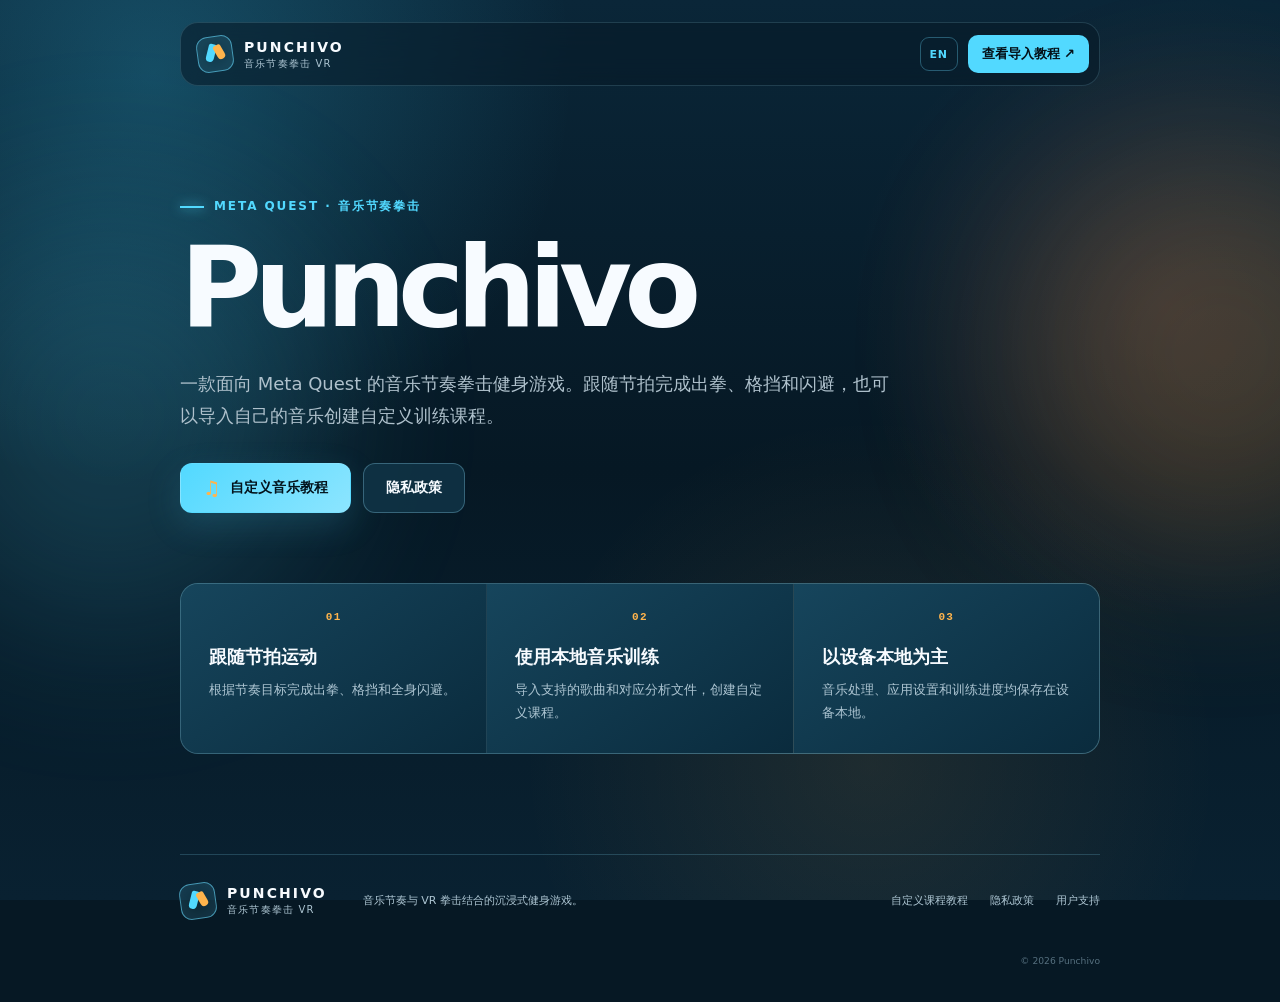
<file: docs/zh/index.html>
<!doctype html>
<html lang="zh-CN">
<head>
  <meta charset="utf-8">
  <meta name="viewport" content="width=device-width, initial-scale=1">
  <meta name="theme-color" content="#061521">
  <meta name="description" content="Punchivo 是一款结合音乐节奏、拳击动作与 VR 交互的健身游戏。跟随节拍出拳、格挡和闪避，也可以导入自己的音乐创建课程。">
  <meta property="og:title" content="Punchivo · 跟着节拍，全力出击">
  <meta property="og:description" content="在 Meta Quest 中体验音乐节奏拳击训练，并用自己的音乐创建自定义课程。">
  <meta property="og:type" content="website">
  <meta property="og:url" content="https://vic-gz.github.io/fsvr/zh/">
  <link rel="canonical" href="https://vic-gz.github.io/fsvr/zh/">
  <link rel="alternate" hreflang="en" href="https://vic-gz.github.io/fsvr/">
  <link rel="alternate" hreflang="zh-CN" href="https://vic-gz.github.io/fsvr/zh/">
  <link rel="stylesheet" href="../styles.css">
  <title>Punchivo · 音乐节奏拳击健身</title>
</head>
<body>
  <a class="skip-link" href="#main-content">跳到正文</a>

  <header class="site-header">
    <a class="brand" href="#top" aria-label="Punchivo 首页">
      <span class="brand-mark" aria-hidden="true"><i></i><i></i></span>
      <span class="brand-copy"><strong>PUNCHIVO</strong><small>音乐节奏拳击 VR</small></span>
    </a>
    <nav class="main-nav" aria-label="主导航">
      <a class="language-switch" href="../" lang="en" hreflang="en" aria-label="Switch to English">EN</a>
      <a class="nav-cta" href="../diy/zh/">查看导入教程 <span aria-hidden="true">↗</span></a>
    </nav>
  </header>

  <main id="main-content">
    <section class="hero" id="top">
      <div class="hero-glow glow-cyan" aria-hidden="true"></div>
      <div class="hero-glow glow-orange" aria-hidden="true"></div>
      <div class="hero-copy">
        <p class="eyebrow"><span></span> Meta Quest · 音乐节奏拳击</p>
        <h1>Punchivo</h1>
        <p class="hero-lead">一款面向 Meta Quest 的音乐节奏拳击健身游戏。跟随节拍完成出拳、格挡和闪避，也可以导入自己的音乐创建自定义训练课程。</p>
        <div class="hero-actions">
          <a class="button button-primary" href="../diy/zh/"><span class="button-icon" aria-hidden="true">♫</span> 自定义音乐教程</a>
          <a class="button button-secondary" href="https://vic-gz.github.io/fist-strike-vr-policies/privacy-policy-zh.html">隐私政策</a>
        </div>
        <ul class="hero-facts" aria-label="游戏概要" hidden>
          <li><b>节奏拳击</b><span>出拳、格挡与闪避</span></li>
          <li><b>自选音乐</b><span>可选的本地歌曲导入</span></li>
          <li><b>设备本地</b><span>保存设置与训练进度</span></li>
        </ul>
      </div>

      <div class="hero-stage" aria-label="Punchivo 游戏体验示意" hidden>
        <div class="stage-grid" aria-hidden="true"></div>
        <div class="hud hud-score"><small>SCORE</small><strong>28,450</strong></div>
        <div class="hud hud-combo"><strong>42</strong><small>COMBO</small></div>
        <div class="target target-left"><span>L</span><i></i></div>
        <div class="target target-right"><span>R</span><i></i></div>
        <div class="target target-guard"><span>GUARD</span></div>
        <div class="strike-line strike-left" aria-hidden="true"></div>
        <div class="strike-line strike-right" aria-hidden="true"></div>
        <div class="glove glove-left" aria-hidden="true"><span></span></div>
        <div class="glove glove-right" aria-hidden="true"><span></span></div>
        <div class="stage-caption"><span class="live-dot"></span> KEEP MOVING <b>02:18</b></div>
      </div>
    </section>

    <section class="signal-strip" aria-label="游戏特性" hidden>
      <span>节拍目标</span><i></i><span>拳击动作</span><i></i><span>身体闪避</span><i></i><span>课程训练</span><i></i><span>结果统计</span>
    </section>

    <section class="section gameplay" id="gameplay" hidden>
      <div class="section-heading">
        <p class="eyebrow"><span></span> 核心玩法</p>
        <h2>音乐不只是背景，<br>它决定你的下一拳。</h2>
        <p>训练目标随歌曲节拍接近。判断方向和动作，在正确时机完成出拳或防守，把音乐、反应和全身运动连接起来。</p>
      </div>
      <div class="move-grid">
        <article class="move-card move-punch">
          <span class="move-index">01</span><div class="move-glyph" aria-hidden="true">↗</div>
          <h3>准确出拳</h3><p>完成左右直拳与勾拳目标，用速度和时机保持连击。</p>
          <small>JAB · CROSS · HOOK</small>
        </article>
        <article class="move-card move-guard">
          <span class="move-index">02</span><div class="move-glyph" aria-hidden="true">⌃</div>
          <h3>及时格挡</h3><p>双手抬起进入防守，在强节拍间切换进攻与保护动作。</p>
          <small>BLOCK · RECOVER</small>
        </article>
        <article class="move-card move-dodge">
          <span class="move-index">03</span><div class="move-glyph" aria-hidden="true">↔</div>
          <h3>闪避下蹲</h3><p>移动上半身或降低重心，让训练不只停留在双臂。</p>
          <small>DODGE · DUCK · MOVE</small>
        </article>
      </div>
    </section>

    <section class="section training" id="training" hidden>
      <div class="training-panel">
        <div class="training-copy">
          <p class="eyebrow"><span></span> 一场完整训练</p>
          <h2>从选课到结算，<br>保持专注，不打断节奏。</h2>
          <p>选择适合自己的课程和强度，在沉浸式环境中完成整组歌曲。训练结束后，立即查看本次表现。</p>
          <ol class="training-steps">
            <li><b>01</b><span><strong>选择课程</strong><small>从不同 BPM 和时长开始</small></span></li>
            <li><b>02</b><span><strong>跟随节拍训练</strong><small>连续完成拳击、防守与闪避</small></span></li>
            <li><b>03</b><span><strong>回顾训练结果</strong><small>了解表现，再挑战下一次</small></span></li>
          </ol>
        </div>
        <div class="result-card" aria-label="训练结算数据示意">
          <div class="result-top"><span>WORKOUT COMPLETE</span><b>新纪录</b></div>
          <div class="result-score"><small>TOTAL SCORE</small><strong>186,420</strong></div>
          <div class="result-ring"><span><strong>94%</strong><small>准确率</small></span></div>
          <dl>
            <div><dt>最大连击</dt><dd>128</dd></div>
            <div><dt>训练时长</dt><dd>24:36</dd></div>
            <div><dt>估算热量</dt><dd>168 kcal</dd></div>
          </dl>
          <p>训练数据仅为界面示意，实际结果取决于课程和个人表现。</p>
        </div>
      </div>
    </section>

    <section class="section custom-courses" id="custom-courses" hidden>
      <div class="custom-visual" aria-hidden="true">
        <div class="album album-back"><span>128</span><small>BPM</small></div>
        <div class="album album-front">
          <span class="album-label">MY COURSE</span>
          <strong>周末燃脂</strong>
          <div class="waveform"><i></i><i></i><i></i><i></i><i></i><i></i><i></i><i></i><i></i><i></i><i></i><i></i><i></i><i></i></div>
          <small>08 TRACKS · 32 MIN</small>
        </div>
        <div class="music-note">♫</div>
      </div>
      <div class="custom-copy">
        <p class="eyebrow"><span></span> 自定义课程</p>
        <h2>喜欢的音乐，<br>也能成为训练课程。</h2>
        <p>在电脑上为本地音乐生成节拍分析文件，整理成课程后通过 USB 复制到 Quest。游戏扫描目录后即可开始训练。</p>
        <ul class="custom-points">
          <li><b>1</b><span><strong>PC 分析音乐</strong><small>生成与音频同名的 JSON</small></span></li>
          <li><b>2</b><span><strong>USB 复制课程</strong><small>支持 MP3、WAV、OGG</small></span></li>
          <li><b>3</b><span><strong>Quest 选择目录</strong><small>扫描完成即可开练</small></span></li>
        </ul>
        <a class="button button-primary" href="../diy/zh/">查看完整自定义课程教程 <span aria-hidden="true">→</span></a>
      </div>
    </section>

    <section class="section feature-band">
      <article><span>01</span><h3>跟随节拍运动</h3><p>根据节奏目标完成出拳、格挡和全身闪避。</p></article>
      <article><span>02</span><h3>使用本地音乐训练</h3><p>导入支持的歌曲和对应分析文件，创建自定义课程。</p></article>
      <article><span>03</span><h3>以设备本地为主</h3><p>音乐处理、应用设置和训练进度均保存在设备本地。</p></article>
    </section>

    <section class="section closing" hidden>
      <p class="eyebrow"><span></span> PUNCHIVO</p>
      <h2>准备好下一拳了吗？</h2>
      <p>戴上拳套，让音乐带你完成今天的训练。</p>
      <div class="hero-actions">
        <a class="button button-primary" href="#gameplay">探索玩法</a>
        <a class="button button-secondary" href="../diy/zh/">制作自定义课程</a>
      </div>
    </section>
  </main>

  <footer class="site-footer">
    <a class="brand footer-brand" href="#top">
      <span class="brand-mark" aria-hidden="true"><i></i><i></i></span>
      <span class="brand-copy"><strong>PUNCHIVO</strong><small>音乐节奏拳击 VR</small></span>
    </a>
    <p>音乐节奏与 VR 拳击结合的沉浸式健身游戏。</p>
    <nav aria-label="页脚导航">
      <a href="../diy/zh/">自定义课程教程</a>
      <a href="https://vic-gz.github.io/fist-strike-vr-policies/privacy-policy.html">隐私政策</a>
      <a href="https://vic-gz.github.io/fist-strike-vr-policies/support.html">用户支持</a>
    </nav>
    <small>© 2026 Punchivo</small>
  </footer>
</body>
</html>
</file>
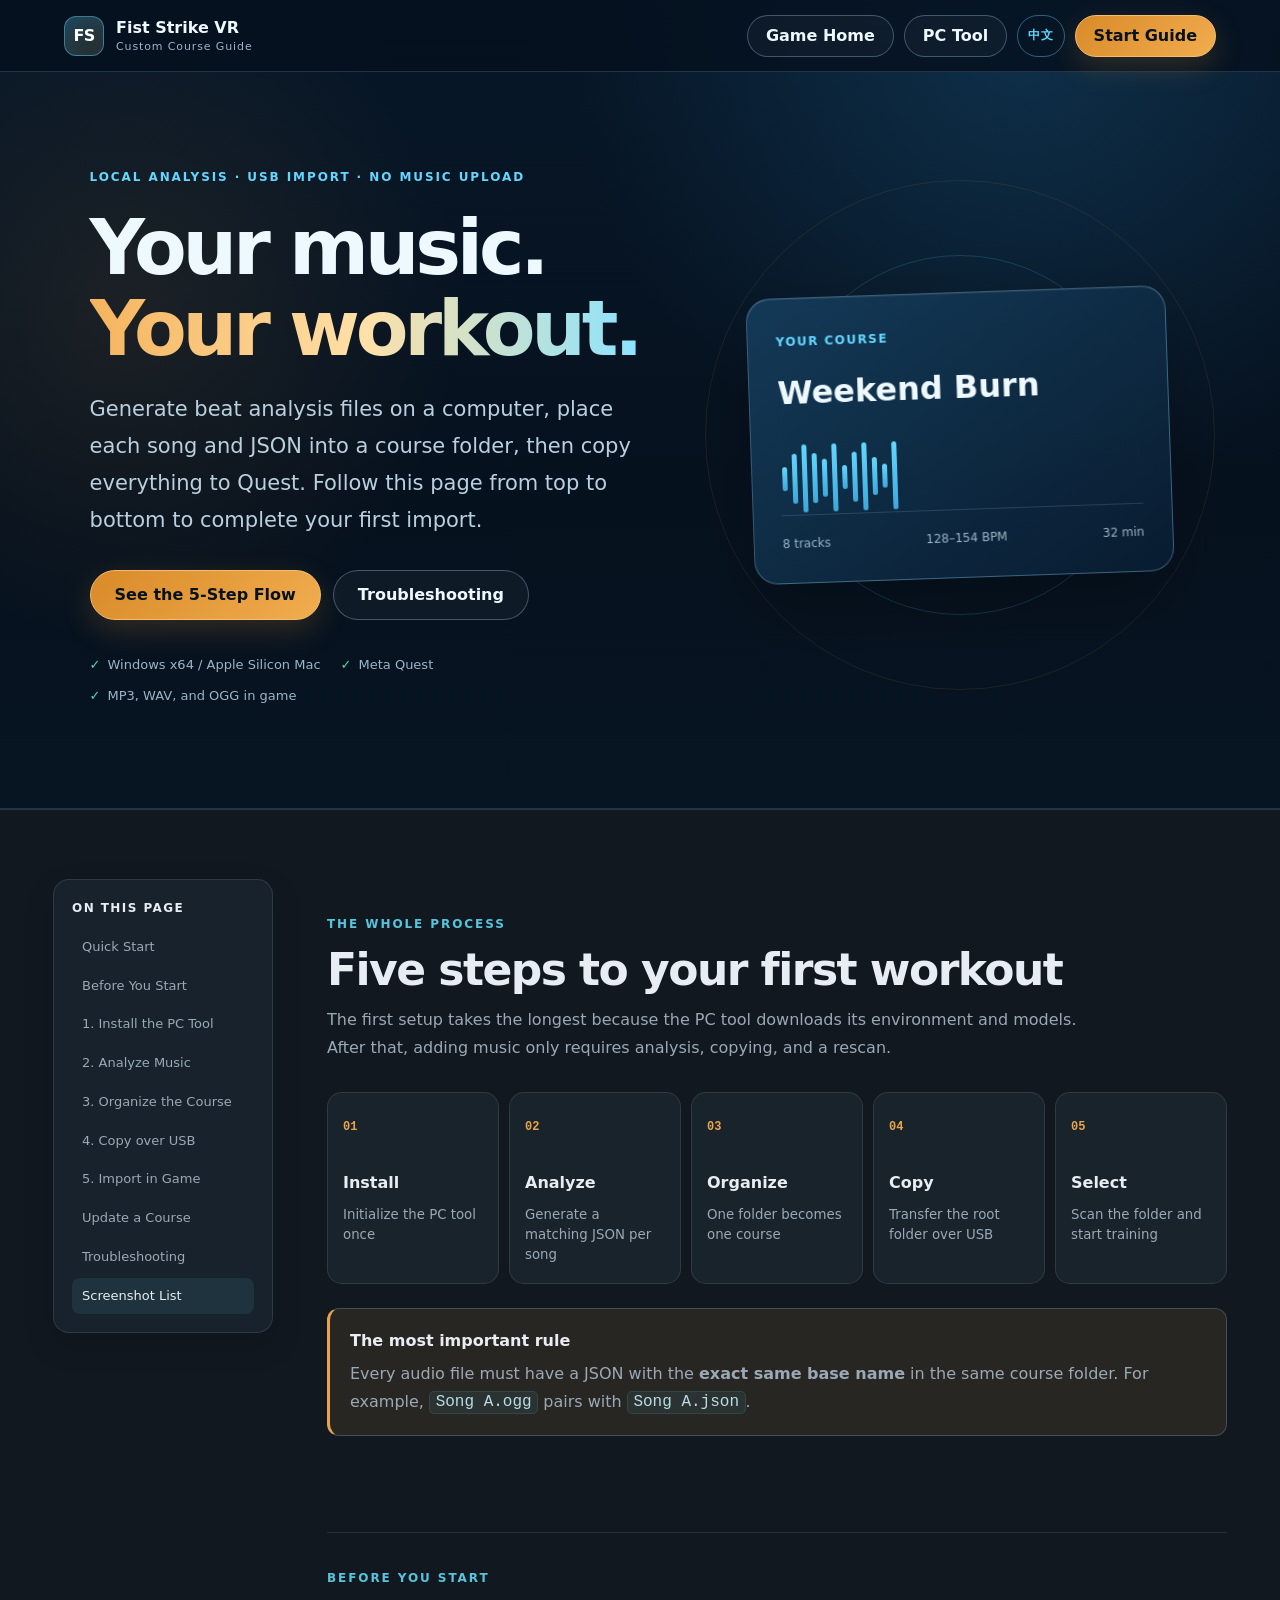
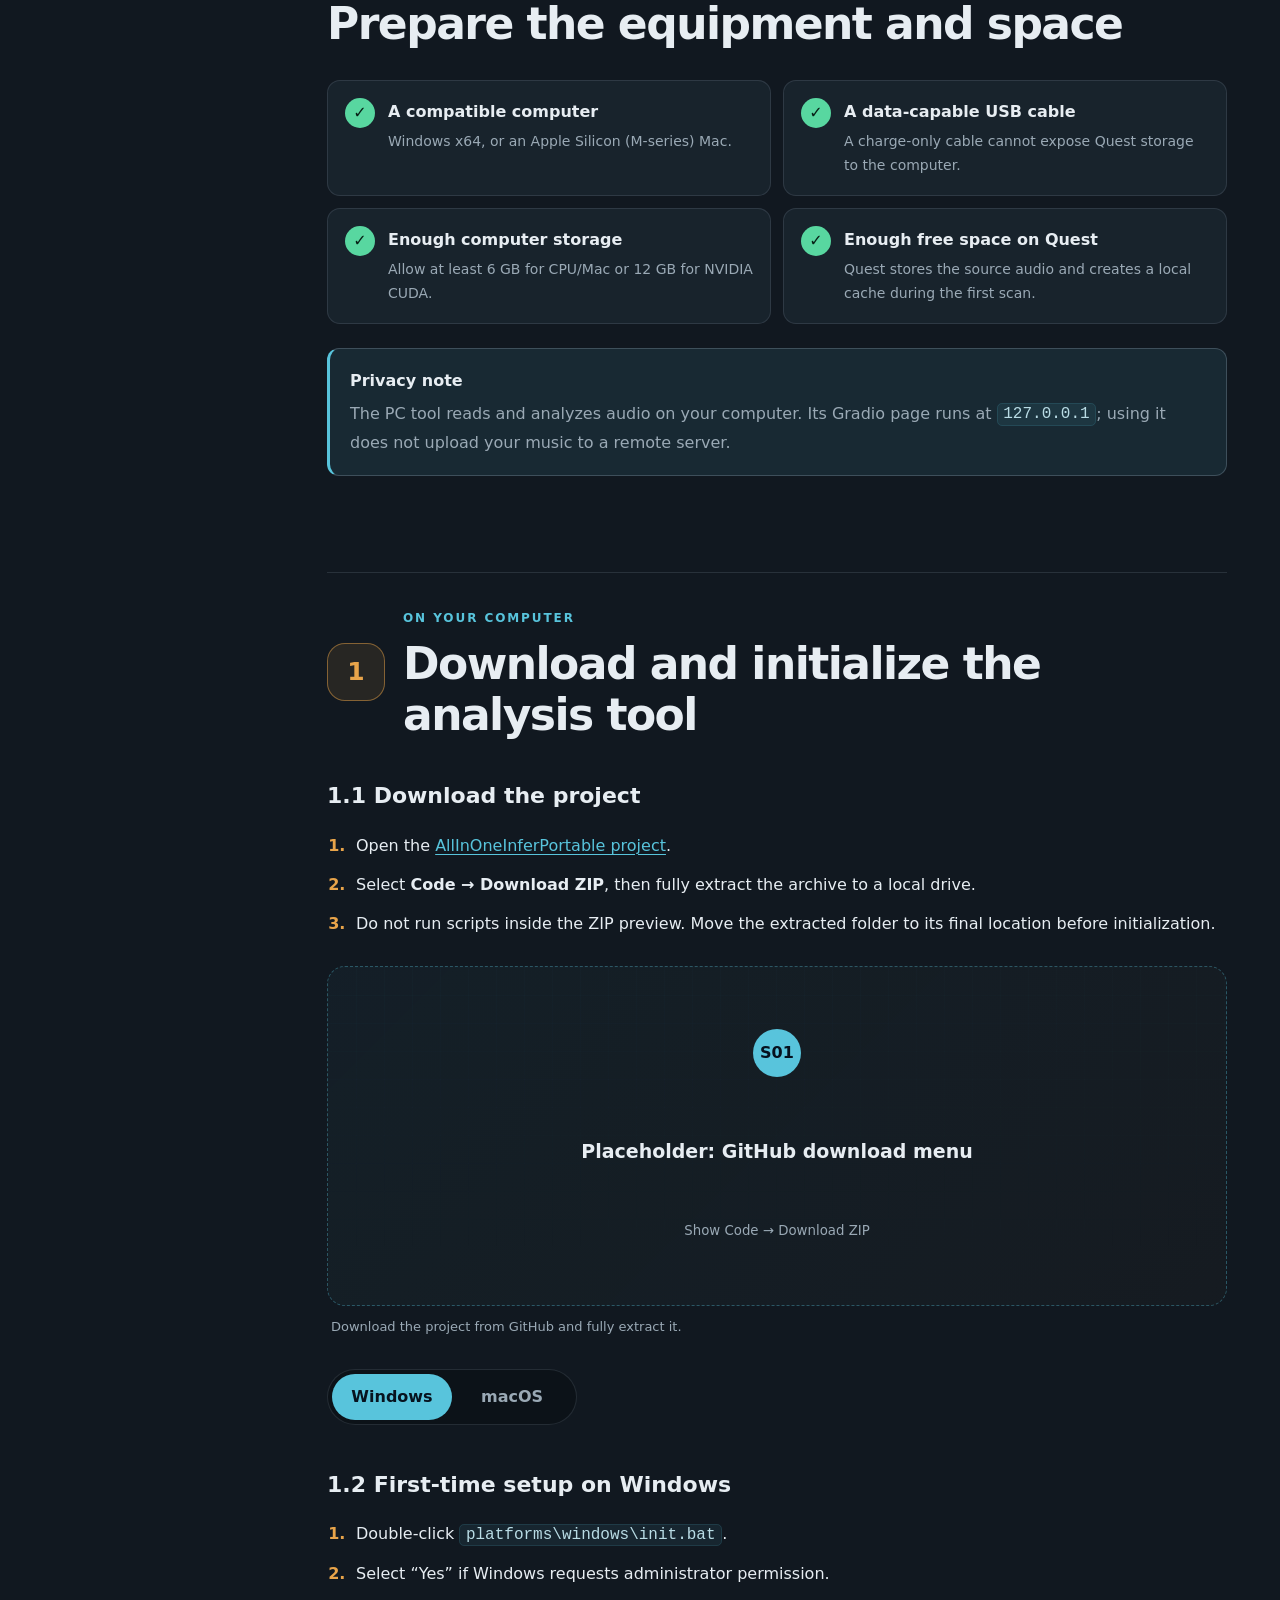
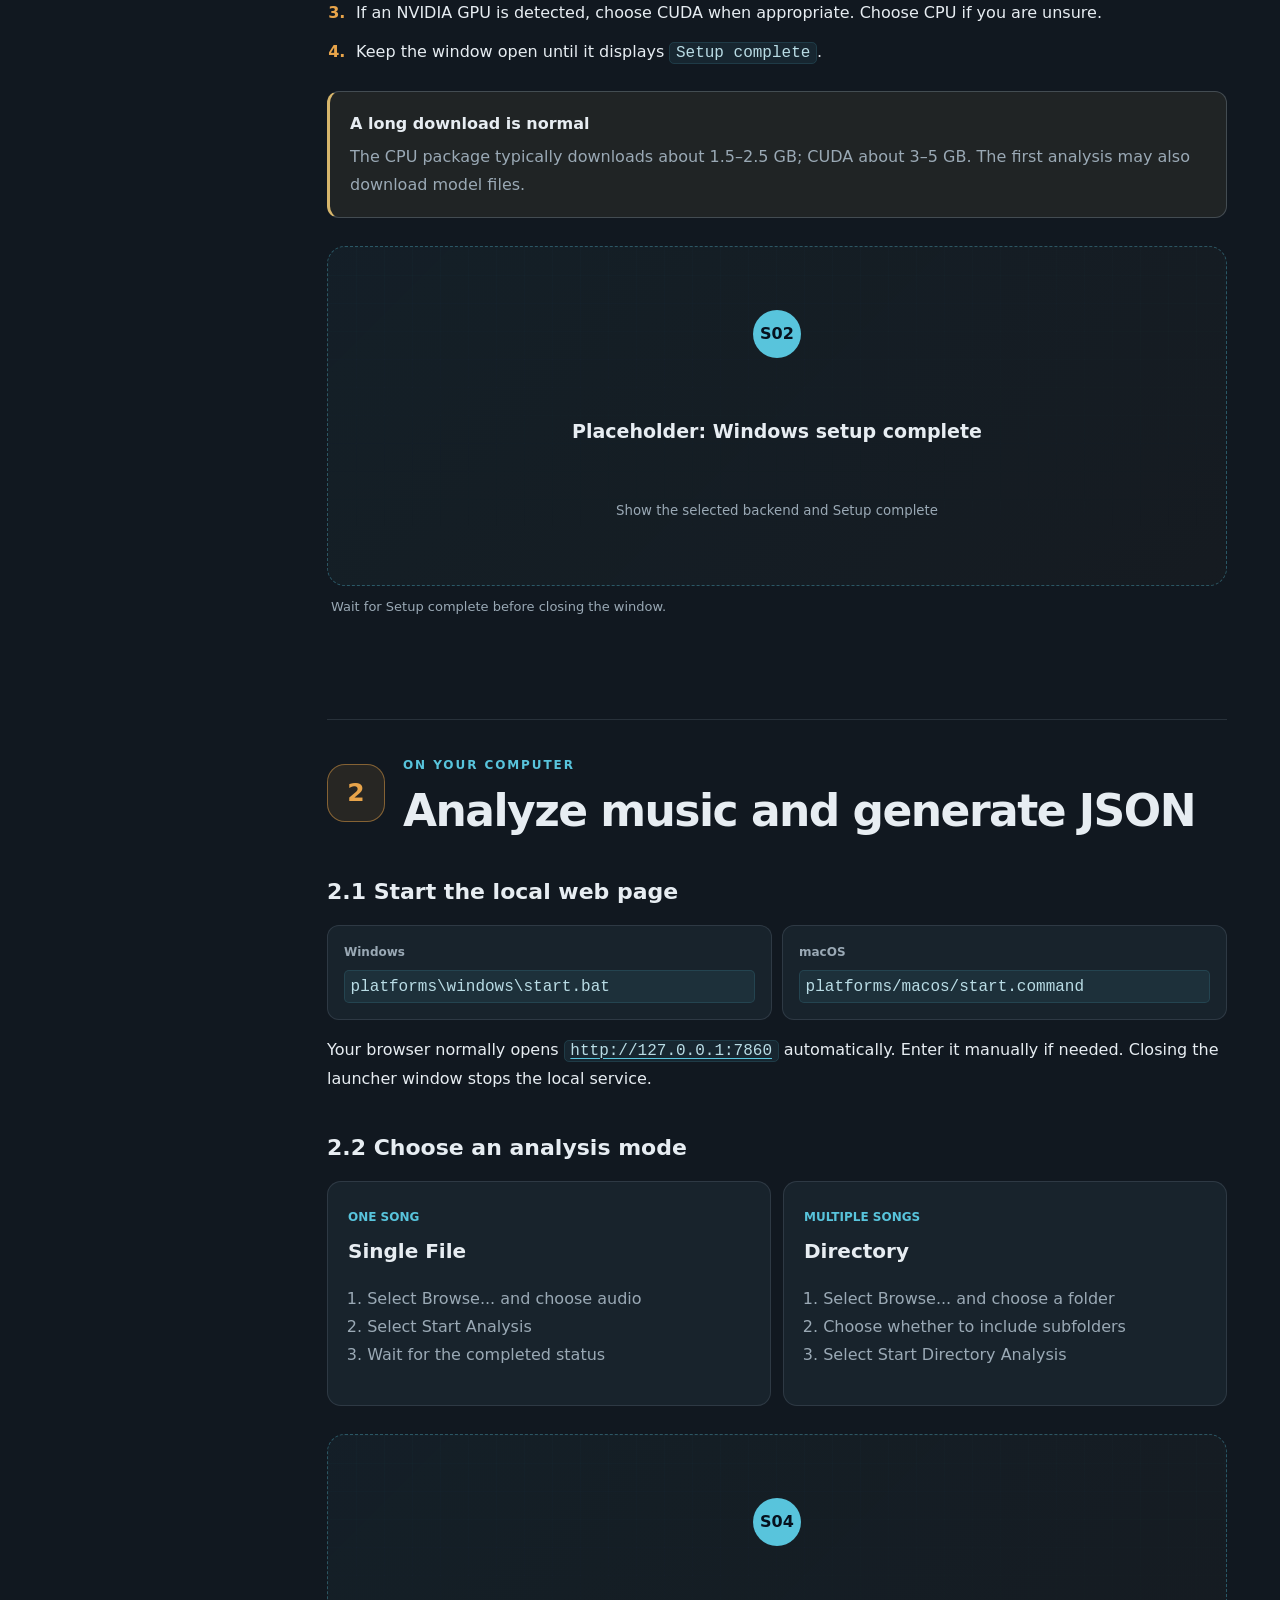
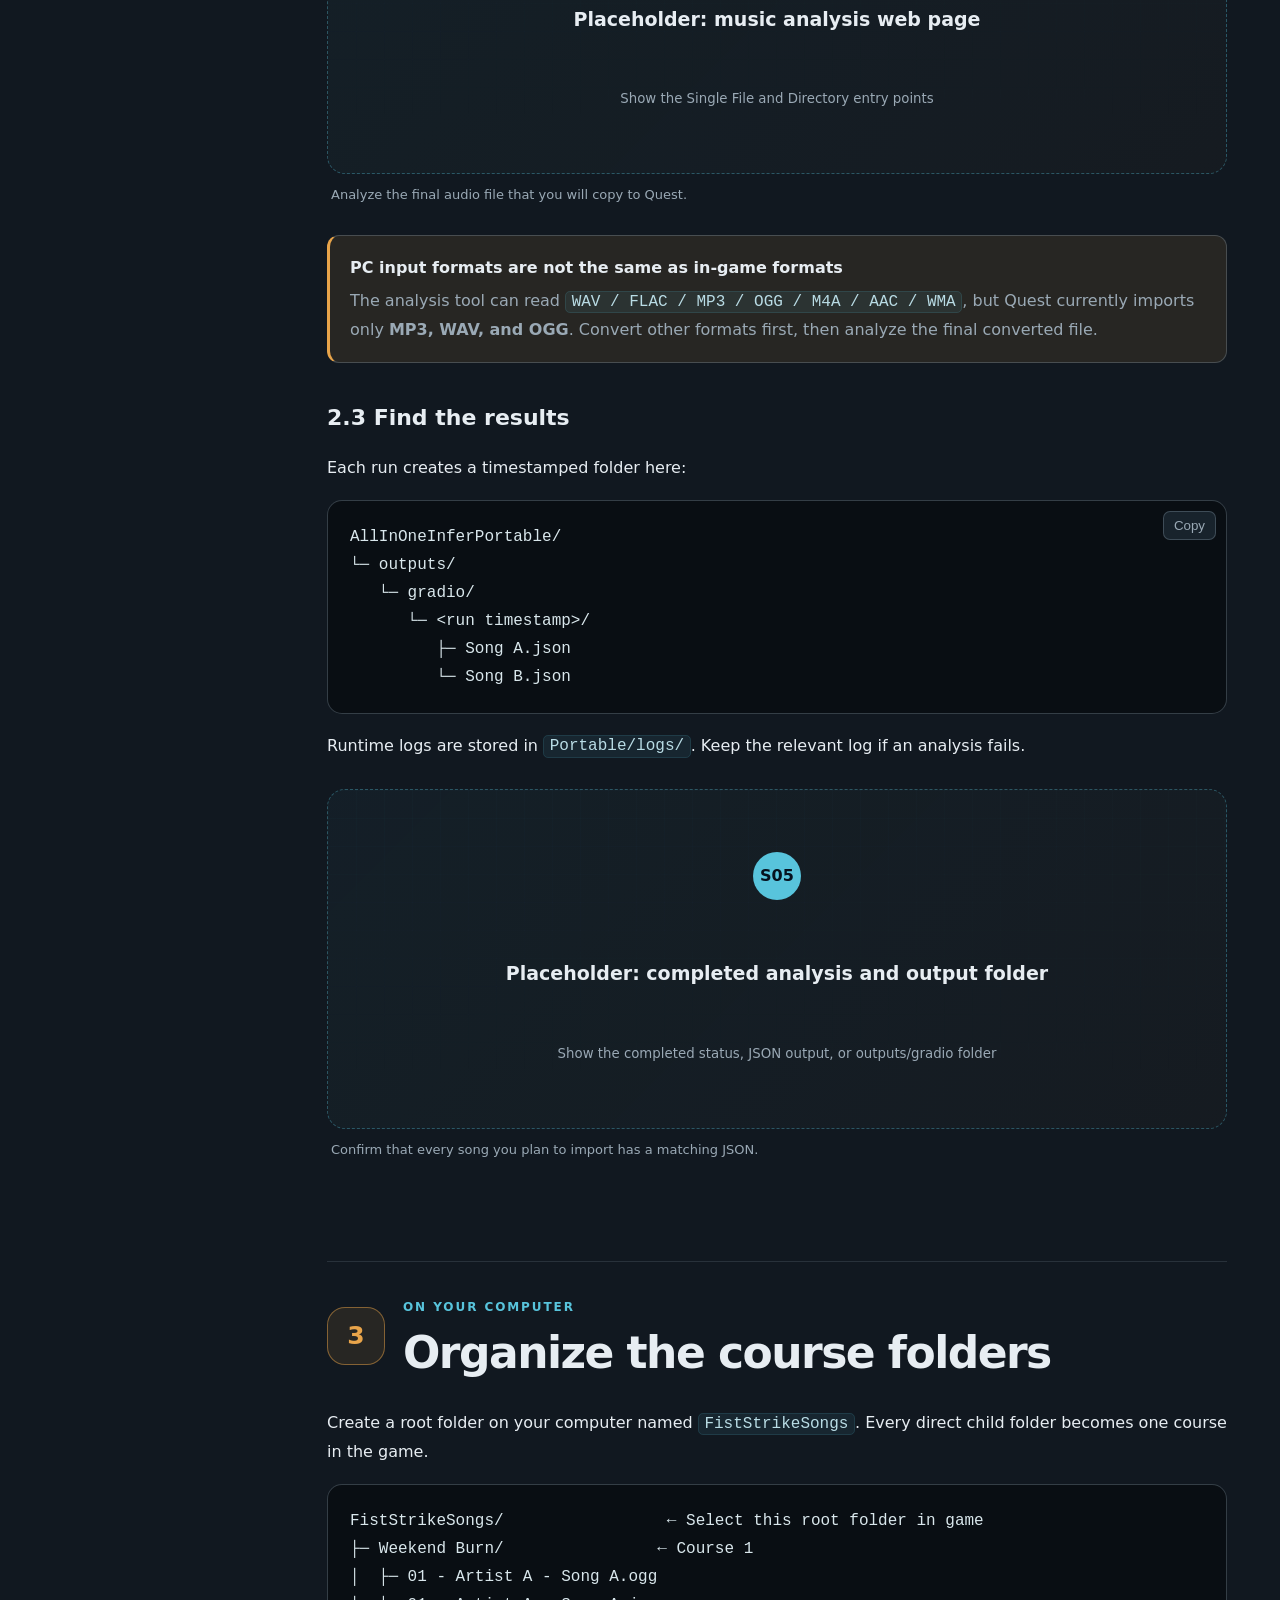
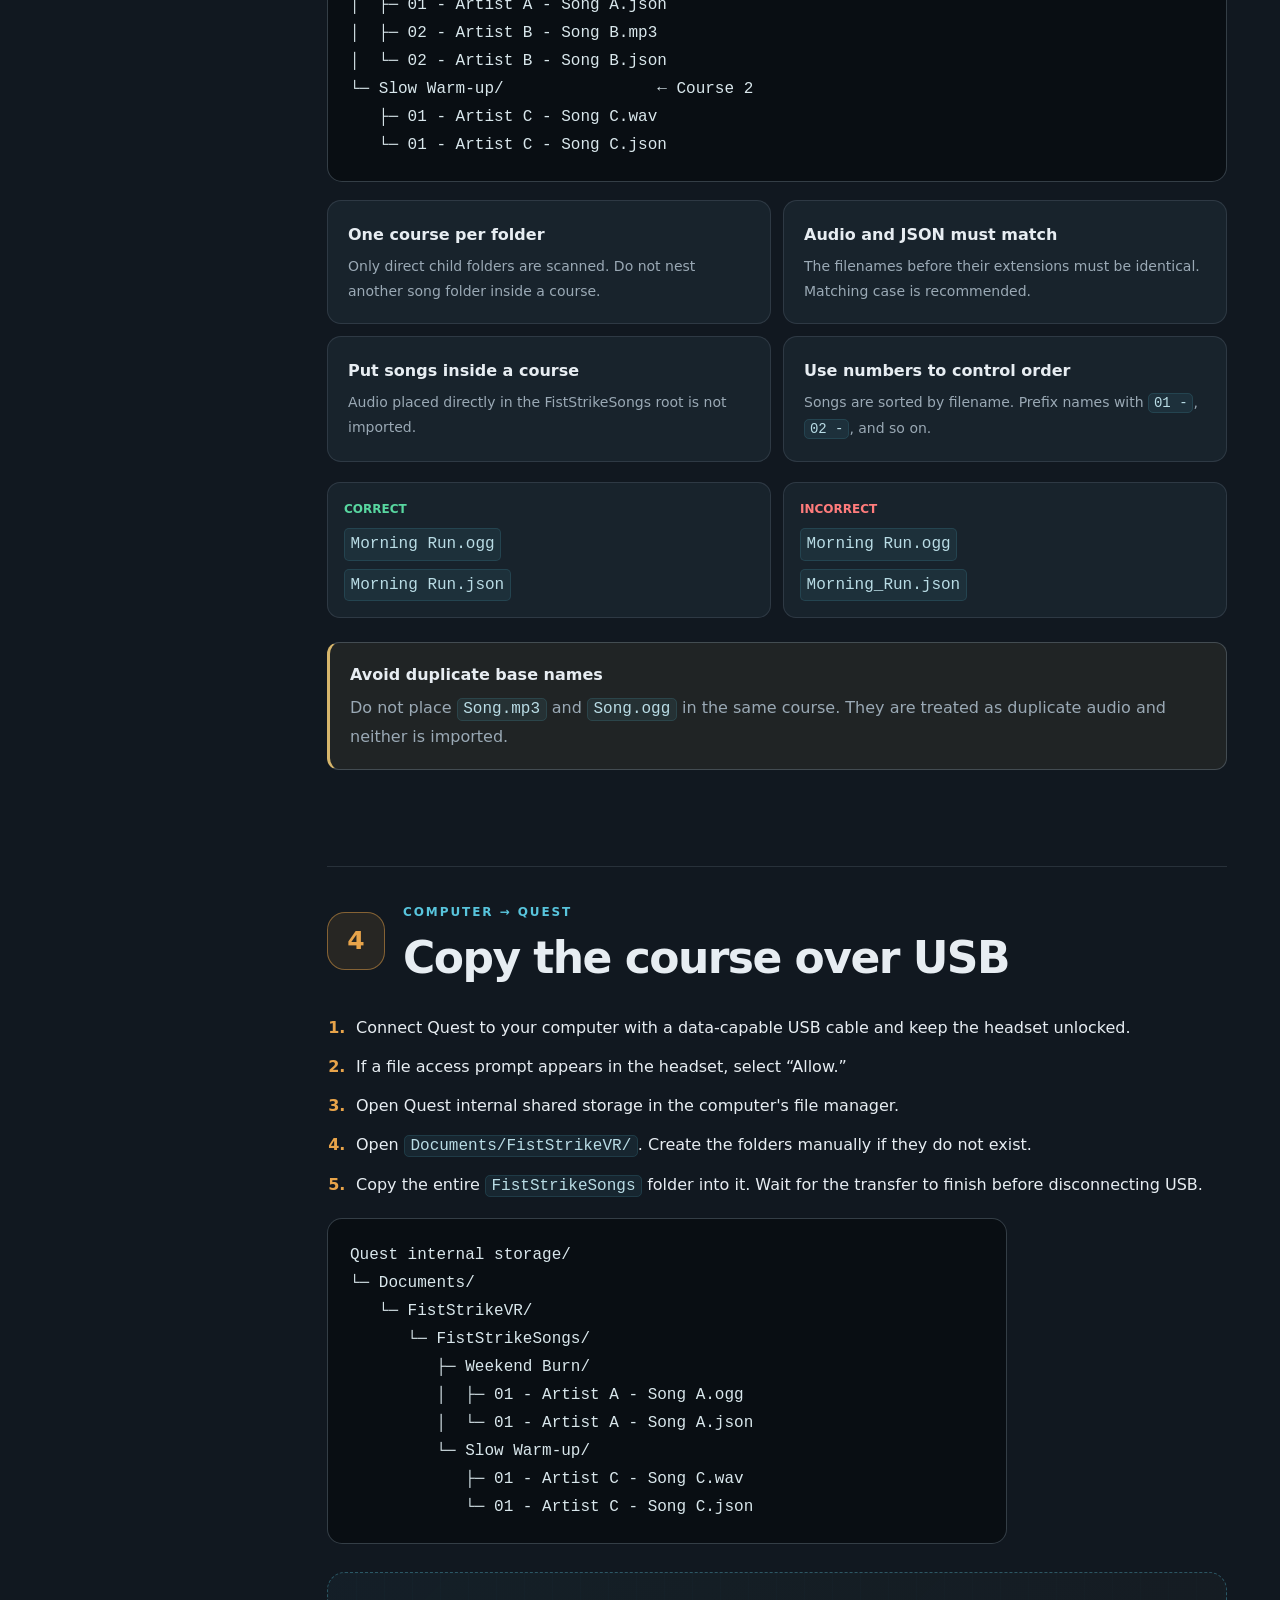
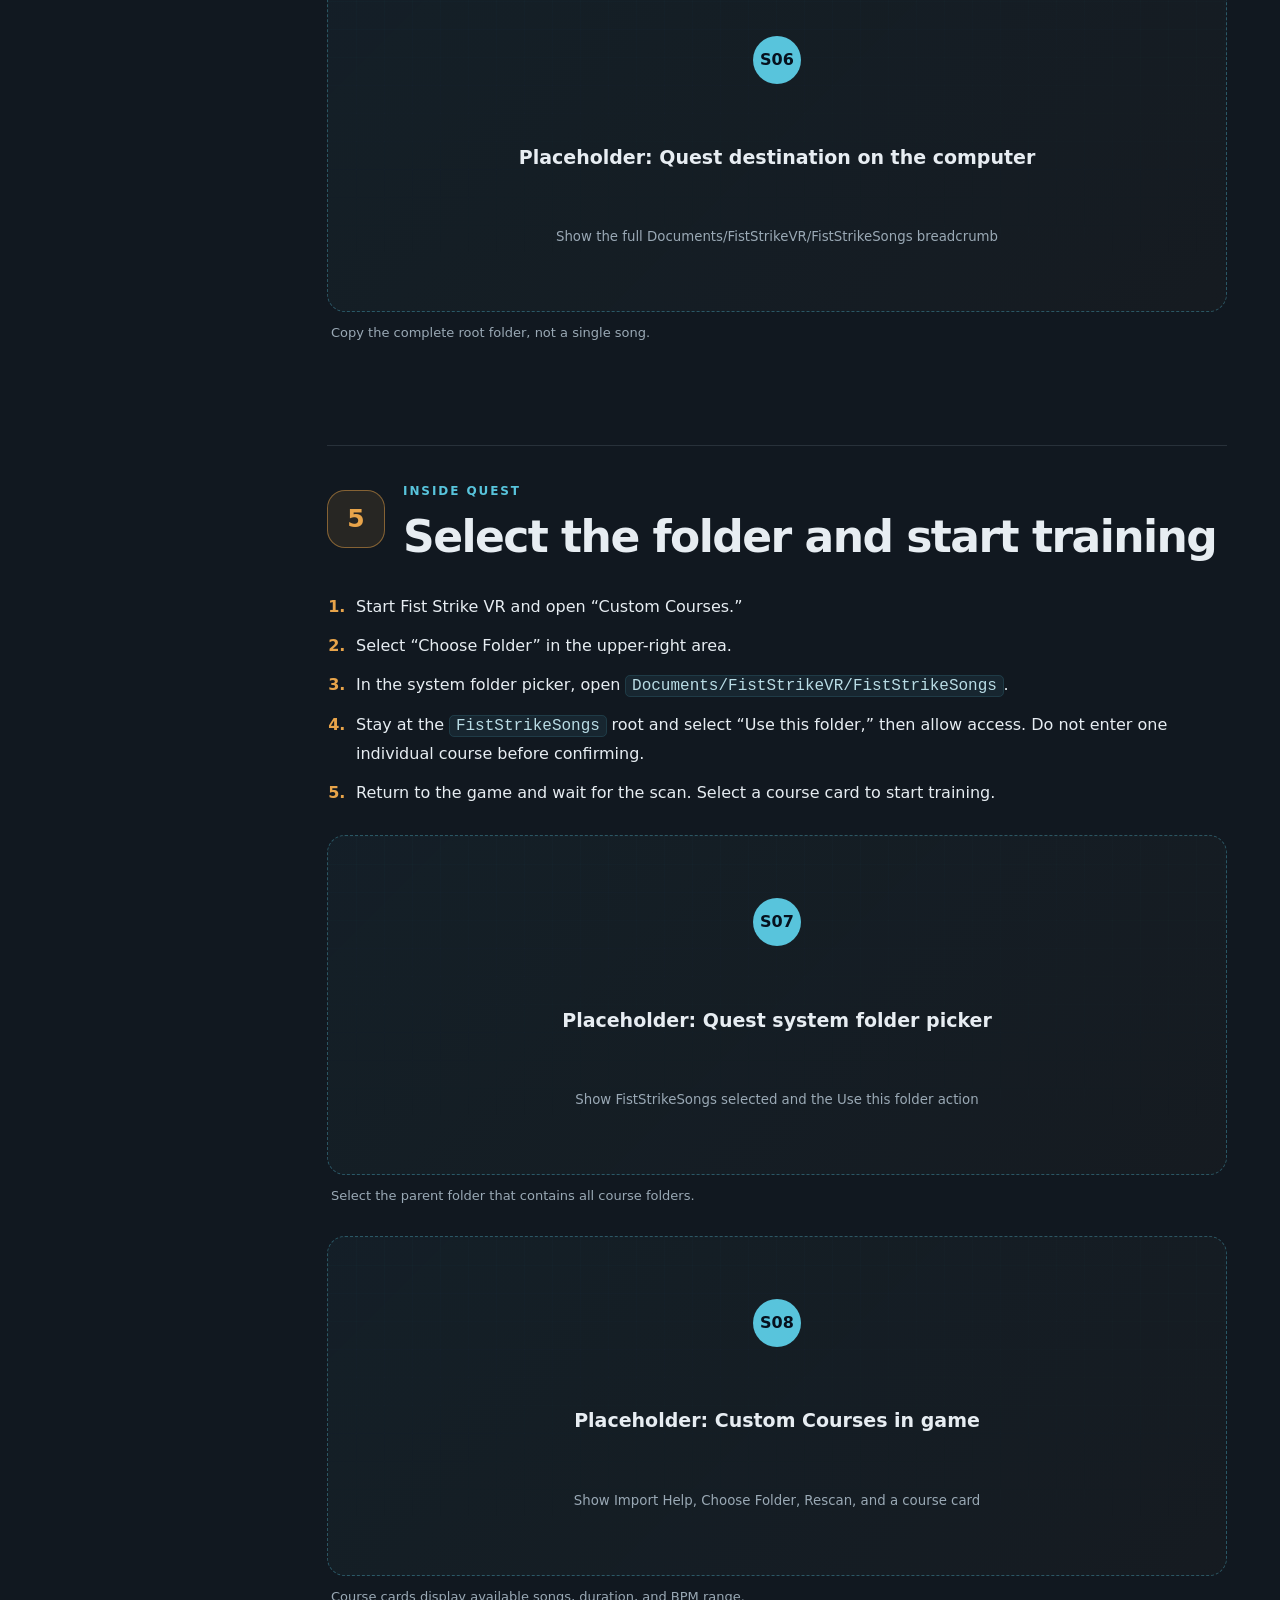
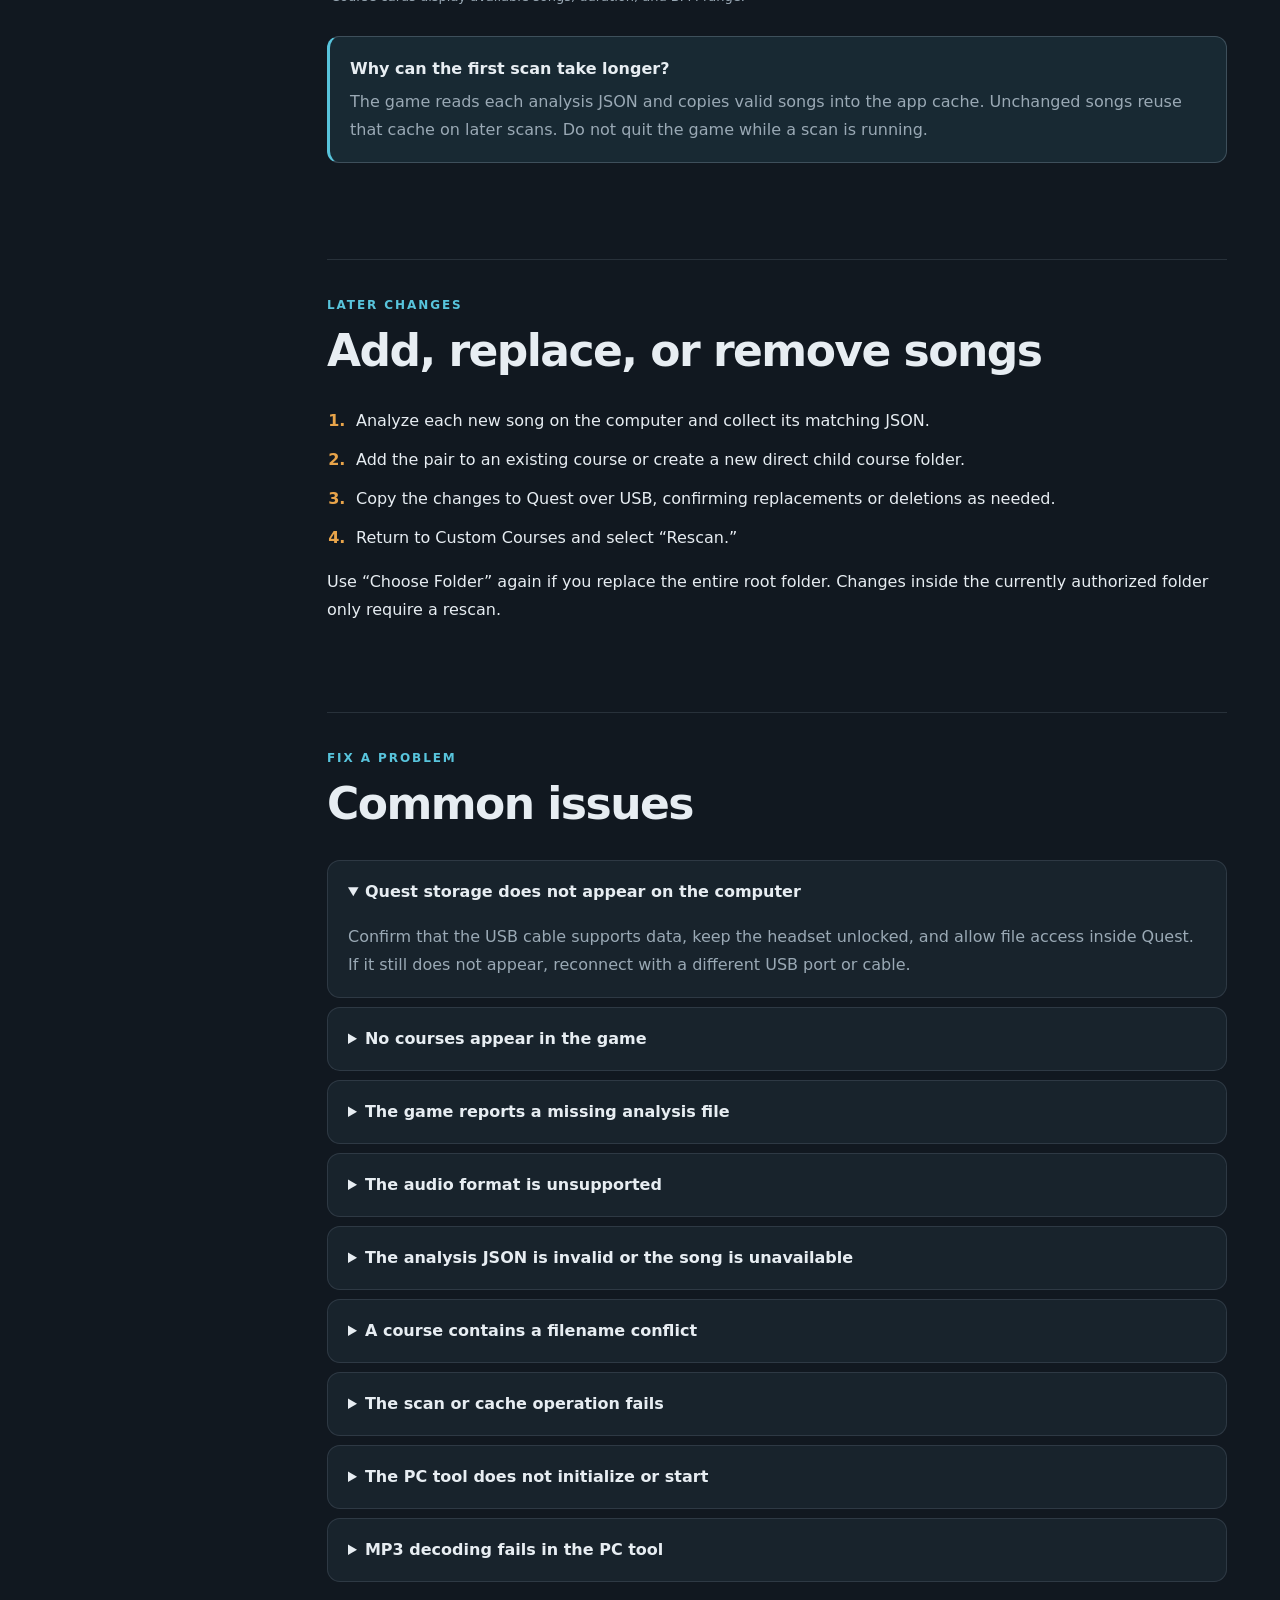
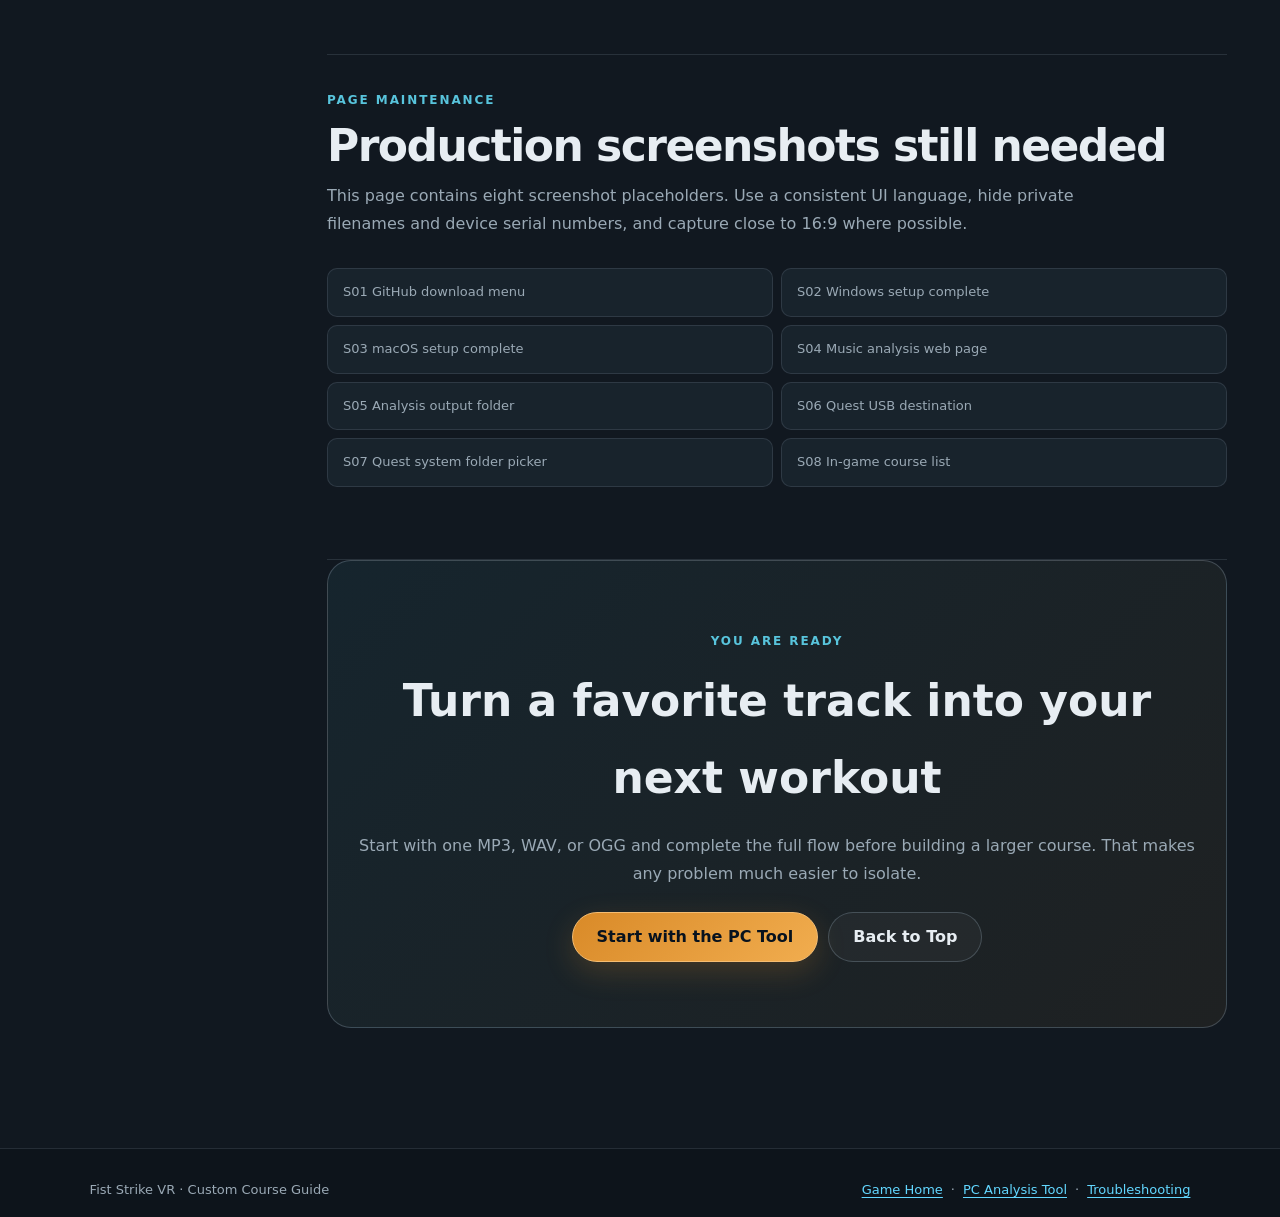
<file: web/diy/index.html>
<!doctype html>
<html lang="en">
<head>
  <meta charset="utf-8">
  <meta name="viewport" content="width=device-width, initial-scale=1">
  <meta name="theme-color" content="#071728">
  <meta name="description" content="The complete Fist Strike VR custom course guide: analyze music on a computer, organize a course, copy it to Quest over USB, and start training.">
  <meta property="og:title" content="Fist Strike VR Custom Course Guide">
  <meta property="og:description" content="Turn your own music into a Fist Strike VR boxing workout.">
  <meta property="og:type" content="website">
  <meta property="og:url" content="https://vic-gz.github.io/fsvr/diy/">
  <link rel="canonical" href="https://vic-gz.github.io/fsvr/diy/">
  <link rel="alternate" hreflang="en" href="https://vic-gz.github.io/fsvr/diy/">
  <link rel="alternate" hreflang="zh-CN" href="https://vic-gz.github.io/fsvr/diy/zh/">
  <link rel="alternate" hreflang="x-default" href="https://vic-gz.github.io/fsvr/diy/">
  <link rel="stylesheet" href="./styles.css">
  <noscript><style>.tab-panel[hidden]{display:block !important}.tab-list{display:none !important}</style></noscript>
  <title>Custom Course Guide · Fist Strike VR</title>
</head>
<body>
  <a class="skip-link" href="#main-content">Skip to content</a>

  <header class="site-header">
    <a class="brand" href="#top" aria-label="Back to the top">
      <span class="brand-mark" aria-hidden="true">FS</span>
      <span><strong>Fist Strike VR</strong><small>Custom Course Guide</small></span>
    </a>
    <nav class="header-actions" aria-label="Page actions">
      <a class="button button-ghost desktop-action" href="../">Game Home</a>
      <a class="button button-ghost desktop-action" href="https://github.com/vic-gz/AllInOneInferPortable" target="_blank" rel="noopener noreferrer">PC Tool</a>
      <a class="language-switch" href="./zh/" lang="zh-CN" hreflang="zh-CN" aria-label="切换到中文">中文</a>
      <a class="button button-primary" href="#quick-start">Start Guide</a>
    </nav>
  </header>

  <main id="main-content">
    <section class="hero" id="top">
      <div class="hero-copy">
        <span class="eyebrow">Local analysis · USB import · No music upload</span>
        <h1>Your music.<br><span>Your workout.</span></h1>
        <p>Generate beat analysis files on a computer, place each song and JSON into a course folder, then copy everything to Quest. Follow this page from top to bottom to complete your first import.</p>
        <div class="hero-actions">
          <a class="button button-primary button-large" href="#quick-start">See the 5-Step Flow</a>
          <a class="button button-ghost button-large" href="#troubleshooting">Troubleshooting</a>
        </div>
        <ul class="hero-facts" aria-label="Requirements">
          <li>Windows x64 / Apple Silicon Mac</li>
          <li>Meta Quest</li>
          <li>MP3, WAV, and OGG in game</li>
        </ul>
      </div>
      <div class="hero-visual" aria-hidden="true">
        <div class="orbit orbit-one"></div><div class="orbit orbit-two"></div>
        <div class="hero-card">
          <span class="hero-card-label">YOUR COURSE</span><strong>Weekend Burn</strong>
          <div class="waveform"><i></i><i></i><i></i><i></i><i></i><i></i><i></i><i></i><i></i><i></i><i></i><i></i></div>
          <div class="hero-card-meta"><span>8 tracks</span><span>128–154 BPM</span><span>32 min</span></div>
        </div>
      </div>
    </section>

    <div class="page-shell">
      <aside class="toc" aria-label="Guide contents">
        <p class="toc-title">ON THIS PAGE</p>
        <a href="#quick-start">Quick Start</a><a href="#prepare">Before You Start</a>
        <a href="#install">1. Install the PC Tool</a><a href="#analyze">2. Analyze Music</a>
        <a href="#organize">3. Organize the Course</a><a href="#usb">4. Copy over USB</a>
        <a href="#quest">5. Import in Game</a><a href="#update">Update a Course</a>
        <a href="#troubleshooting">Troubleshooting</a><a href="#screenshots">Screenshot List</a>
      </aside>

      <article class="guide">
        <section class="guide-section" id="quick-start">
          <div class="section-heading">
            <span class="section-kicker">The whole process</span><h2>Five steps to your first workout</h2>
            <p>The first setup takes the longest because the PC tool downloads its environment and models. After that, adding music only requires analysis, copying, and a rescan.</p>
          </div>
          <ol class="flow-grid">
            <li><span>01</span><strong>Install</strong><small>Initialize the PC tool once</small></li>
            <li><span>02</span><strong>Analyze</strong><small>Generate a matching JSON per song</small></li>
            <li><span>03</span><strong>Organize</strong><small>One folder becomes one course</small></li>
            <li><span>04</span><strong>Copy</strong><small>Transfer the root folder over USB</small></li>
            <li><span>05</span><strong>Select</strong><small>Scan the folder and start training</small></li>
          </ol>
          <div class="callout callout-important"><strong>The most important rule</strong><p>Every audio file must have a JSON with the <b>exact same base name</b> in the same course folder. For example, <code>Song A.ogg</code> pairs with <code>Song A.json</code>.</p></div>
        </section>

        <section class="guide-section" id="prepare">
          <div class="section-heading"><span class="section-kicker">Before you start</span><h2>Prepare the equipment and space</h2></div>
          <div class="check-grid">
            <div class="check-card"><span>✓</span><div><strong>A compatible computer</strong><p>Windows x64, or an Apple Silicon (M-series) Mac.</p></div></div>
            <div class="check-card"><span>✓</span><div><strong>A data-capable USB cable</strong><p>A charge-only cable cannot expose Quest storage to the computer.</p></div></div>
            <div class="check-card"><span>✓</span><div><strong>Enough computer storage</strong><p>Allow at least 6 GB for CPU/Mac or 12 GB for NVIDIA CUDA.</p></div></div>
            <div class="check-card"><span>✓</span><div><strong>Enough free space on Quest</strong><p>Quest stores the source audio and creates a local cache during the first scan.</p></div></div>
          </div>
          <div class="callout"><strong>Privacy note</strong><p>The PC tool reads and analyzes audio on your computer. Its Gradio page runs at <code>127.0.0.1</code>; using it does not upload your music to a remote server.</p></div>
        </section>

        <section class="guide-section" id="install">
          <div class="section-heading numbered-heading"><span class="step-number">1</span><div><span class="section-kicker">On your computer</span><h2>Download and initialize the analysis tool</h2></div></div>
          <h3>1.1 Download the project</h3>
          <ol class="steps">
            <li>Open the <a href="https://github.com/vic-gz/AllInOneInferPortable" target="_blank" rel="noopener noreferrer">AllInOneInferPortable project</a>.</li>
            <li>Select <b>Code → Download ZIP</b>, then fully extract the archive to a local drive.</li>
            <li>Do not run scripts inside the ZIP preview. Move the extracted folder to its final location before initialization.</li>
          </ol>
          <figure class="shot-placeholder" data-shot="S01"><div><span>S01</span><strong>Placeholder: GitHub download menu</strong><small>Show Code → Download ZIP</small></div><figcaption>Download the project from GitHub and fully extract it.</figcaption></figure>

          <div class="platform-tabs" data-tabs>
            <div class="tab-list" role="tablist" aria-label="Choose a computer platform">
              <button class="tab-button is-active" type="button" role="tab" aria-selected="true" data-tab="windows">Windows</button>
              <button class="tab-button" type="button" role="tab" aria-selected="false" data-tab="macos">macOS</button>
            </div>
            <div class="tab-panel is-active" role="tabpanel" data-panel="windows">
              <h3>1.2 First-time setup on Windows</h3>
              <ol class="steps">
                <li>Double-click <code>platforms\windows\init.bat</code>.</li>
                <li>Select “Yes” if Windows requests administrator permission.</li>
                <li>If an NVIDIA GPU is detected, choose CUDA when appropriate. Choose CPU if you are unsure.</li>
                <li>Keep the window open until it displays <code>Setup complete</code>.</li>
              </ol>
              <div class="callout callout-warning"><strong>A long download is normal</strong><p>The CPU package typically downloads about 1.5–2.5 GB; CUDA about 3–5 GB. The first analysis may also download model files.</p></div>
              <figure class="shot-placeholder" data-shot="S02"><div><span>S02</span><strong>Placeholder: Windows setup complete</strong><small>Show the selected backend and Setup complete</small></div><figcaption>Wait for Setup complete before closing the window.</figcaption></figure>
            </div>
            <div class="tab-panel" role="tabpanel" data-panel="macos" hidden>
              <h3>1.2 First-time setup on macOS</h3>
              <p>Only Apple Silicon (M-series) Macs are supported. Open Terminal in the project folder and run:</p>
              <div class="code-block"><pre><code>chmod +x platforms/macos/init.command platforms/macos/start.command
./platforms/macos/init.command</code></pre><button class="copy-button" type="button" data-copy>Copy</button></div>
              <p>If Gatekeeper blocks the script, right-click <code>init.command</code> in Finder, select “Open,” and confirm once. Wait for <code>Setup complete</code>.</p>
              <figure class="shot-placeholder" data-shot="S03"><div><span>S03</span><strong>Placeholder: macOS setup complete</strong><small>Show the Terminal command and Setup complete</small></div><figcaption>Apple Silicon Macs use MPS acceleration when available.</figcaption></figure>
            </div>
          </div>
        </section>

        <section class="guide-section" id="analyze">
          <div class="section-heading numbered-heading"><span class="step-number">2</span><div><span class="section-kicker">On your computer</span><h2>Analyze music and generate JSON</h2></div></div>
          <h3>2.1 Start the local web page</h3>
          <div class="command-grid"><div><span>Windows</span><code>platforms\windows\start.bat</code></div><div><span>macOS</span><code>platforms/macos/start.command</code></div></div>
          <p>Your browser normally opens <a href="http://127.0.0.1:7860" target="_blank" rel="noopener noreferrer"><code>http://127.0.0.1:7860</code></a> automatically. Enter it manually if needed. Closing the launcher window stops the local service.</p>
          <h3>2.2 Choose an analysis mode</h3>
          <div class="choice-grid">
            <div class="choice-card"><span>ONE SONG</span><h4>Single File</h4><ol><li>Select Browse... and choose audio</li><li>Select Start Analysis</li><li>Wait for the completed status</li></ol></div>
            <div class="choice-card"><span>MULTIPLE SONGS</span><h4>Directory</h4><ol><li>Select Browse... and choose a folder</li><li>Choose whether to include subfolders</li><li>Select Start Directory Analysis</li></ol></div>
          </div>
          <figure class="shot-placeholder" data-shot="S04"><div><span>S04</span><strong>Placeholder: music analysis web page</strong><small>Show the Single File and Directory entry points</small></div><figcaption>Analyze the final audio file that you will copy to Quest.</figcaption></figure>
          <div class="callout callout-important"><strong>PC input formats are not the same as in-game formats</strong><p>The analysis tool can read <code>WAV / FLAC / MP3 / OGG / M4A / AAC / WMA</code>, but Quest currently imports only <b>MP3, WAV, and OGG</b>. Convert other formats first, then analyze the final converted file.</p></div>
          <h3>2.3 Find the results</h3>
          <p>Each run creates a timestamped folder here:</p>
          <div class="code-block"><pre><code>AllInOneInferPortable/
└─ outputs/
   └─ gradio/
      └─ &lt;run timestamp&gt;/
         ├─ Song A.json
         └─ Song B.json</code></pre><button class="copy-button" type="button" data-copy>Copy</button></div>
          <p>Runtime logs are stored in <code>Portable/logs/</code>. Keep the relevant log if an analysis fails.</p>
          <figure class="shot-placeholder" data-shot="S05"><div><span>S05</span><strong>Placeholder: completed analysis and output folder</strong><small>Show the completed status, JSON output, or outputs/gradio folder</small></div><figcaption>Confirm that every song you plan to import has a matching JSON.</figcaption></figure>
        </section>

        <section class="guide-section" id="organize">
          <div class="section-heading numbered-heading"><span class="step-number">3</span><div><span class="section-kicker">On your computer</span><h2>Organize the course folders</h2></div></div>
          <p>Create a root folder on your computer named <code>FistStrikeSongs</code>. Every direct child folder becomes one course in the game.</p>
          <div class="tree-card" aria-label="Correct course folder example"><pre><code>FistStrikeSongs/                 ← Select this root folder in game
├─ Weekend Burn/                ← Course 1
│  ├─ 01 - Artist A - Song A.ogg
│  ├─ 01 - Artist A - Song A.json
│  ├─ 02 - Artist B - Song B.mp3
│  └─ 02 - Artist B - Song B.json
└─ Slow Warm-up/                ← Course 2
   ├─ 01 - Artist C - Song C.wav
   └─ 01 - Artist C - Song C.json</code></pre></div>
          <div class="rules-grid">
            <div><b>One course per folder</b><p>Only direct child folders are scanned. Do not nest another song folder inside a course.</p></div>
            <div><b>Audio and JSON must match</b><p>The filenames before their extensions must be identical. Matching case is recommended.</p></div>
            <div><b>Put songs inside a course</b><p>Audio placed directly in the FistStrikeSongs root is not imported.</p></div>
            <div><b>Use numbers to control order</b><p>Songs are sorted by filename. Prefix names with <code>01 -</code>, <code>02 -</code>, and so on.</p></div>
          </div>
          <div class="compare-grid"><div class="compare good"><span>CORRECT</span><code>Morning Run.ogg</code><code>Morning Run.json</code></div><div class="compare bad"><span>INCORRECT</span><code>Morning Run.ogg</code><code>Morning_Run.json</code></div></div>
          <div class="callout callout-warning"><strong>Avoid duplicate base names</strong><p>Do not place <code>Song.mp3</code> and <code>Song.ogg</code> in the same course. They are treated as duplicate audio and neither is imported.</p></div>
        </section>

        <section class="guide-section" id="usb">
          <div class="section-heading numbered-heading"><span class="step-number">4</span><div><span class="section-kicker">Computer → Quest</span><h2>Copy the course over USB</h2></div></div>
          <ol class="steps">
            <li>Connect Quest to your computer with a data-capable USB cable and keep the headset unlocked.</li>
            <li>If a file access prompt appears in the headset, select “Allow.”</li>
            <li>Open Quest internal shared storage in the computer's file manager.</li>
            <li>Open <code>Documents/FistStrikeVR/</code>. Create the folders manually if they do not exist.</li>
            <li>Copy the entire <code>FistStrikeSongs</code> folder into it. Wait for the transfer to finish before disconnecting USB.</li>
          </ol>
          <div class="tree-card compact" aria-label="Target folder on Quest"><pre><code>Quest internal storage/
└─ Documents/
   └─ FistStrikeVR/
      └─ FistStrikeSongs/
         ├─ Weekend Burn/
         │  ├─ 01 - Artist A - Song A.ogg
         │  └─ 01 - Artist A - Song A.json
         └─ Slow Warm-up/
            ├─ 01 - Artist C - Song C.wav
            └─ 01 - Artist C - Song C.json</code></pre></div>
          <figure class="shot-placeholder" data-shot="S06"><div><span>S06</span><strong>Placeholder: Quest destination on the computer</strong><small>Show the full Documents/FistStrikeVR/FistStrikeSongs breadcrumb</small></div><figcaption>Copy the complete root folder, not a single song.</figcaption></figure>
        </section>

        <section class="guide-section" id="quest">
          <div class="section-heading numbered-heading"><span class="step-number">5</span><div><span class="section-kicker">Inside Quest</span><h2>Select the folder and start training</h2></div></div>
          <ol class="steps">
            <li>Start Fist Strike VR and open “Custom Courses.”</li>
            <li>Select “Choose Folder” in the upper-right area.</li>
            <li>In the system folder picker, open <code>Documents/FistStrikeVR/FistStrikeSongs</code>.</li>
            <li>Stay at the <code>FistStrikeSongs</code> root and select “Use this folder,” then allow access. Do not enter one individual course before confirming.</li>
            <li>Return to the game and wait for the scan. Select a course card to start training.</li>
          </ol>
          <figure class="shot-placeholder" data-shot="S07"><div><span>S07</span><strong>Placeholder: Quest system folder picker</strong><small>Show FistStrikeSongs selected and the Use this folder action</small></div><figcaption>Select the parent folder that contains all course folders.</figcaption></figure>
          <figure class="shot-placeholder" data-shot="S08"><div><span>S08</span><strong>Placeholder: Custom Courses in game</strong><small>Show Import Help, Choose Folder, Rescan, and a course card</small></div><figcaption>Course cards display available songs, duration, and BPM range.</figcaption></figure>
          <div class="callout"><strong>Why can the first scan take longer?</strong><p>The game reads each analysis JSON and copies valid songs into the app cache. Unchanged songs reuse that cache on later scans. Do not quit the game while a scan is running.</p></div>
        </section>

        <section class="guide-section" id="update">
          <div class="section-heading"><span class="section-kicker">Later changes</span><h2>Add, replace, or remove songs</h2></div>
          <ol class="steps"><li>Analyze each new song on the computer and collect its matching JSON.</li><li>Add the pair to an existing course or create a new direct child course folder.</li><li>Copy the changes to Quest over USB, confirming replacements or deletions as needed.</li><li>Return to Custom Courses and select “Rescan.”</li></ol>
          <p>Use “Choose Folder” again if you replace the entire root folder. Changes inside the currently authorized folder only require a rescan.</p>
        </section>

        <section class="guide-section" id="troubleshooting">
          <div class="section-heading"><span class="section-kicker">Fix a problem</span><h2>Common issues</h2></div>
          <div class="faq-list">
            <details open><summary>Quest storage does not appear on the computer</summary><div><p>Confirm that the USB cable supports data, keep the headset unlocked, and allow file access inside Quest. If it still does not appear, reconnect with a different USB port or cable.</p></div></details>
            <details><summary>No courses appear in the game</summary><div><p>Confirm that you selected the <code>FistStrikeSongs</code> root and that it contains at least one direct child course folder. Songs at the root and deeper nested folders are not scanned.</p></div></details>
            <details><summary>The game reports a missing analysis file</summary><div><p>Audio and JSON must be in the same course folder with exactly matching base names. For example, <code>Song.mp3</code> must pair with <code>Song.json</code>.</p></div></details>
            <details><summary>The audio format is unsupported</summary><div><p>Quest currently supports MP3, WAV, and OGG. Convert the source audio to one of these formats, then generate a new JSON from the converted file.</p></div></details>
            <details><summary>The analysis JSON is invalid or the song is unavailable</summary><div><p>Delete the old JSON and analyze the audio again with the latest PC tool. Do not edit JSON manually. Generate a new JSON whenever the audio file changes.</p></div></details>
            <details><summary>A course contains a filename conflict</summary><div><p>Two audio files cannot share one base name, even with different formats. Rename the audio files and generate new matching JSON files.</p></div></details>
            <details><summary>The scan or cache operation fails</summary><div><p>Check free space on Quest, confirm the USB copy completed, and scan again. If needed, test with a smaller course first.</p></div></details>
            <details><summary>The PC tool does not initialize or start</summary><div><p>Run the platform's initialization script again, then check your network, disk space, and <code>Portable/logs/</code>. For WinError 5, check UAC, Windows Security, and antivirus software. On macOS, run <code>chmod +x platforms/macos/*.command</code> again.</p></div></details>
            <details><summary>MP3 decoding fails in the PC tool</summary><div><p>Install FFmpeg, or convert the audio to WAV/OGG before analyzing it. Do not download individual DLL files from unofficial websites.</p></div></details>
          </div>
        </section>

        <section class="guide-section screenshot-section" id="screenshots">
          <div class="section-heading"><span class="section-kicker">Page maintenance</span><h2>Production screenshots still needed</h2><p>This page contains eight screenshot placeholders. Use a consistent UI language, hide private filenames and device serial numbers, and capture close to 16:9 where possible.</p></div>
          <div class="shot-list"><span>S01 GitHub download menu</span><span>S02 Windows setup complete</span><span>S03 macOS setup complete</span><span>S04 Music analysis web page</span><span>S05 Analysis output folder</span><span>S06 Quest USB destination</span><span>S07 Quest system folder picker</span><span>S08 In-game course list</span></div>
        </section>

        <section class="guide-section final-cta">
          <span class="section-kicker">You are ready</span><h2>Turn a favorite track into your next workout</h2>
          <p>Start with one MP3, WAV, or OGG and complete the full flow before building a larger course. That makes any problem much easier to isolate.</p>
          <div><a class="button button-primary button-large" href="#install">Start with the PC Tool</a><a class="button button-ghost button-large" href="#top">Back to Top</a></div>
        </section>
      </article>
    </div>
  </main>

  <footer class="site-footer">
    <p>Fist Strike VR · Custom Course Guide</p>
    <p><a href="../">Game Home</a><span>·</span><a href="https://github.com/vic-gz/AllInOneInferPortable" target="_blank" rel="noopener noreferrer">PC Analysis Tool</a><span>·</span><a href="#troubleshooting">Troubleshooting</a></p>
  </footer>
  <script src="./app.js" defer></script>
</body>
</html>
</file>
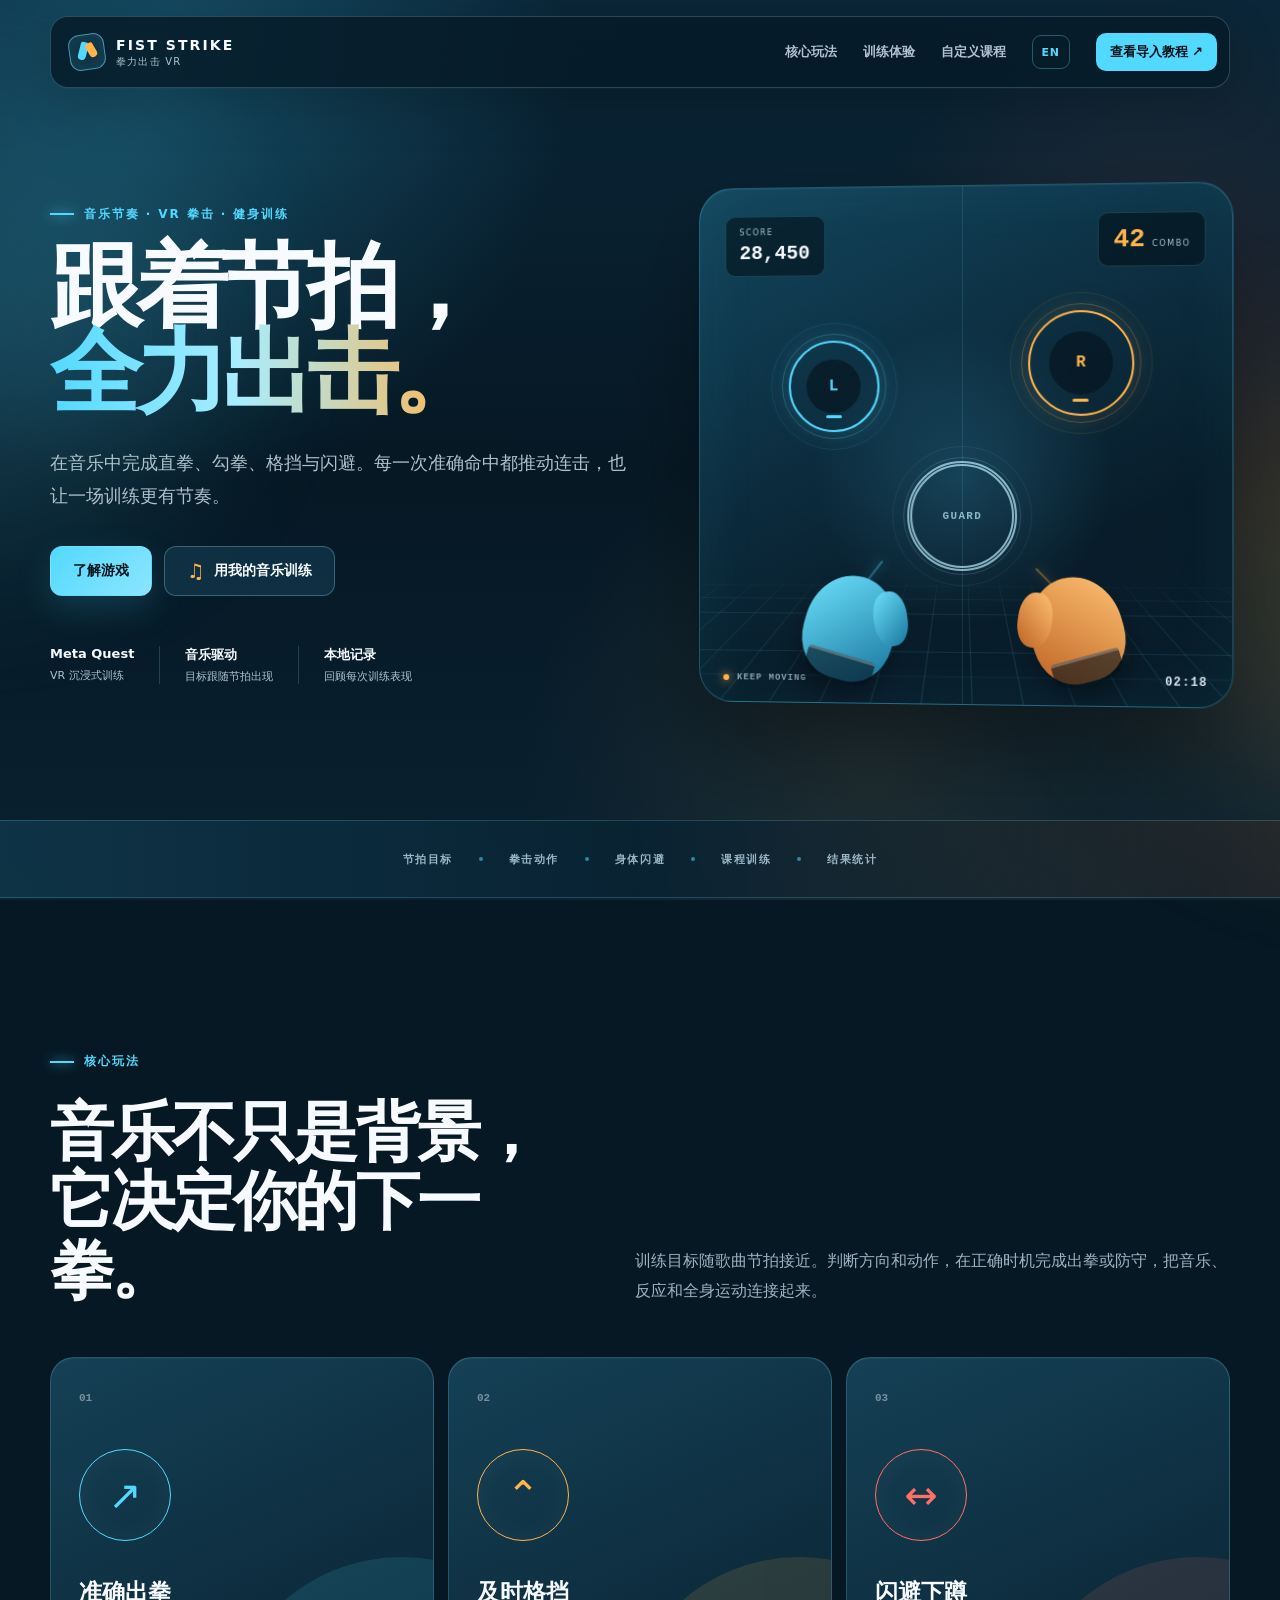
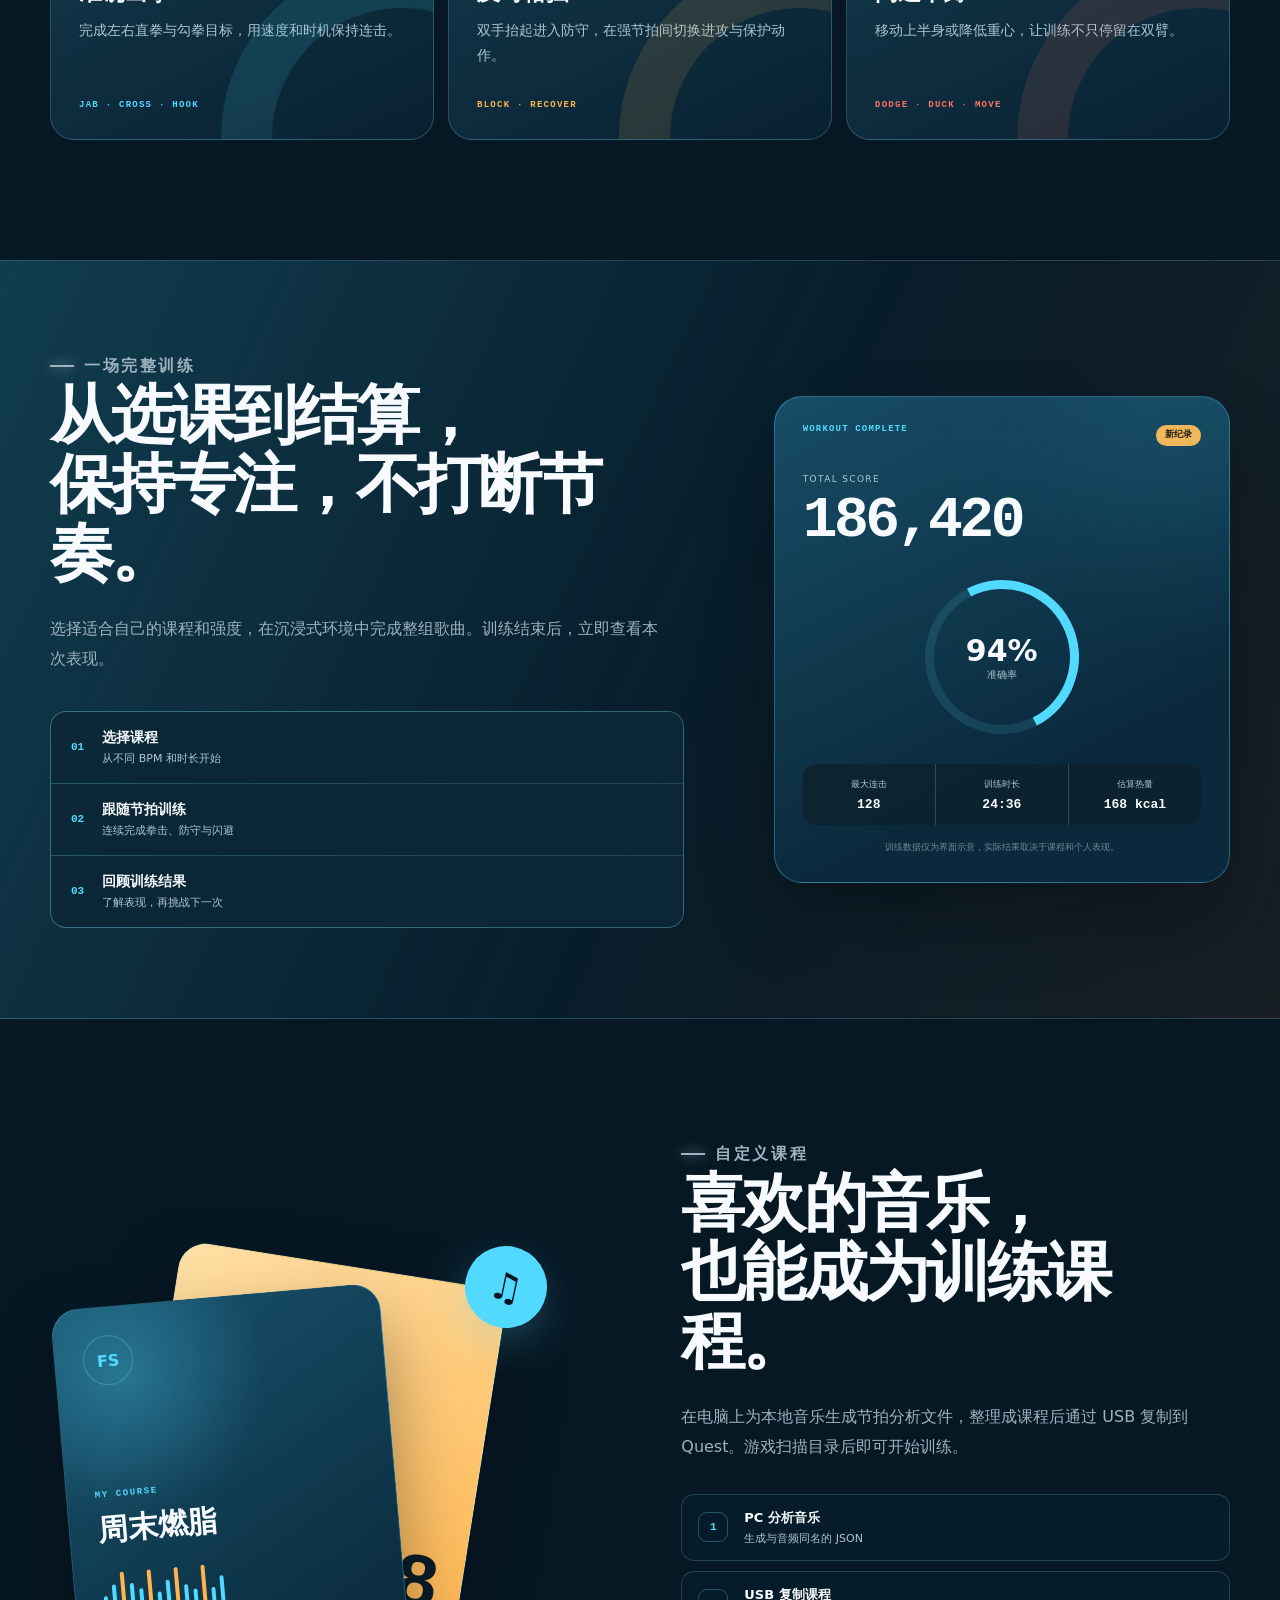
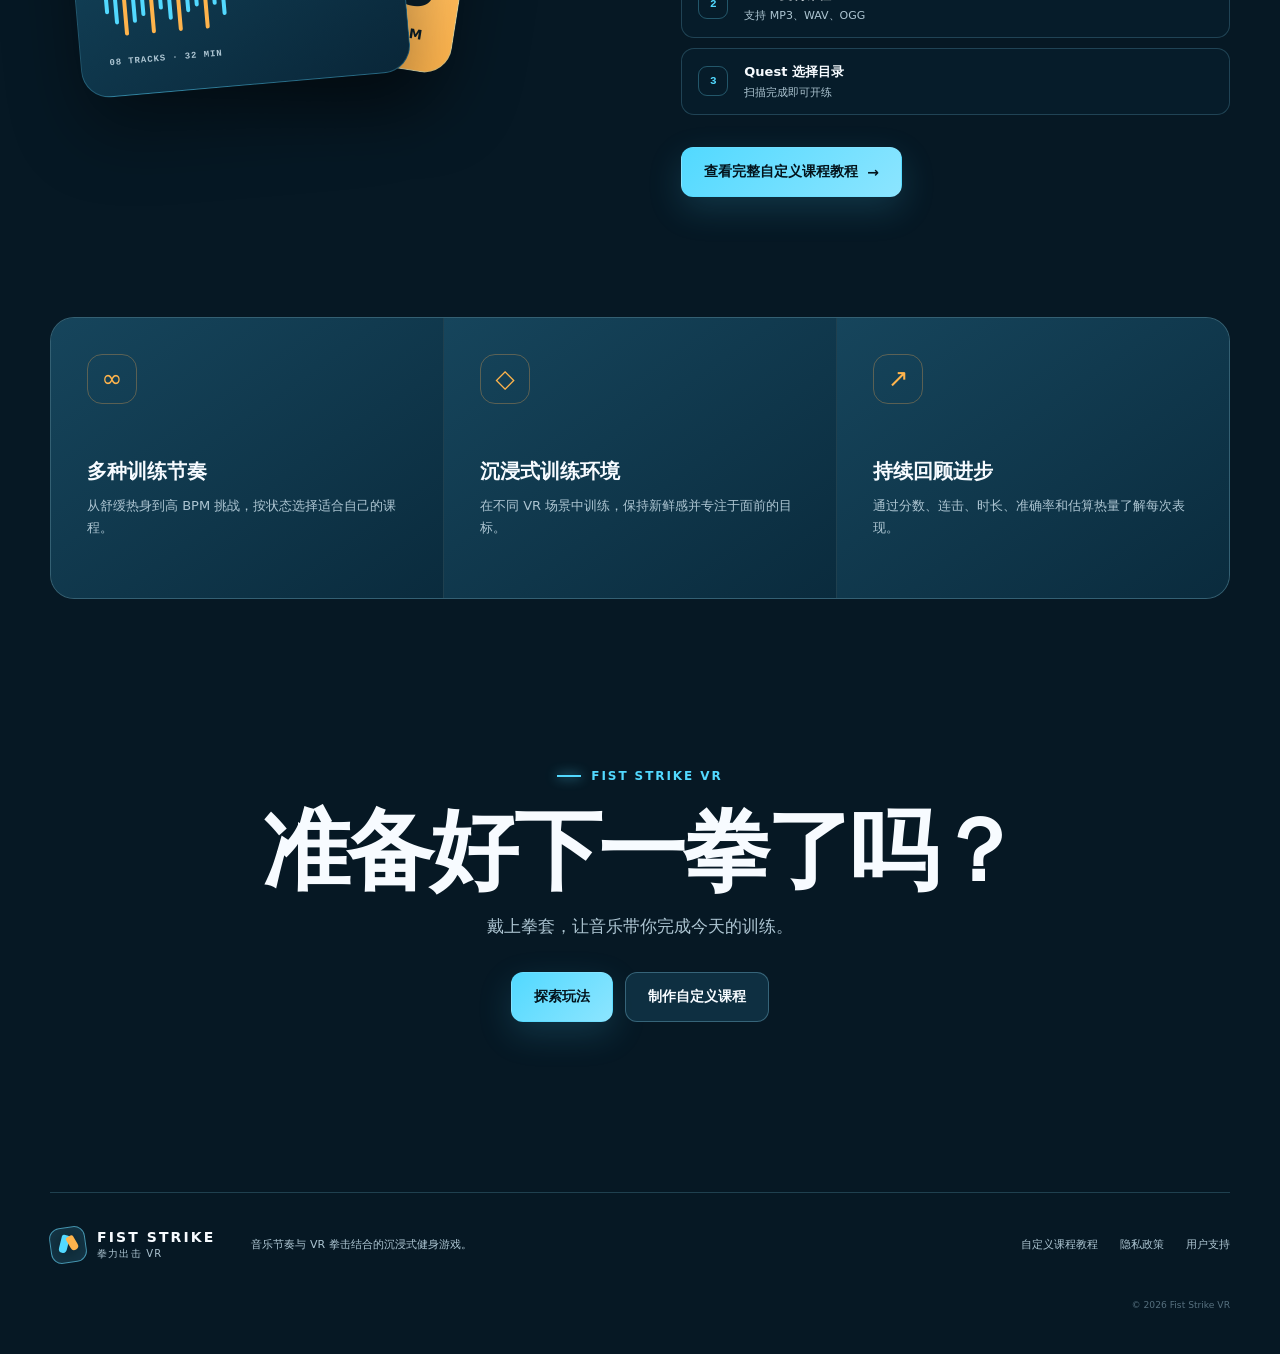
<file: web/zh/index.html>
<!doctype html>
<html lang="zh-CN">
<head>
  <meta charset="utf-8">
  <meta name="viewport" content="width=device-width, initial-scale=1">
  <meta name="theme-color" content="#061521">
  <meta name="description" content="Fist Strike VR（拳力出击 VR）是一款结合音乐节奏、拳击动作与 VR 交互的健身游戏。跟随节拍出拳、格挡和闪避，也可以导入自己的音乐创建课程。">
  <meta property="og:title" content="Fist Strike VR · 跟着节拍，全力出击">
  <meta property="og:description" content="在 Meta Quest 中体验音乐节奏拳击训练，并用自己的音乐创建自定义课程。">
  <meta property="og:type" content="website">
  <meta property="og:url" content="https://vic-gz.github.io/fsvr/zh/">
  <link rel="canonical" href="https://vic-gz.github.io/fsvr/zh/">
  <link rel="alternate" hreflang="en" href="https://vic-gz.github.io/fsvr/">
  <link rel="alternate" hreflang="zh-CN" href="https://vic-gz.github.io/fsvr/zh/">
  <link rel="stylesheet" href="../styles.css">
  <title>Fist Strike VR · 拳力出击 VR</title>
</head>
<body>
  <a class="skip-link" href="#main-content">跳到正文</a>

  <header class="site-header">
    <a class="brand" href="#top" aria-label="Fist Strike VR 首页">
      <span class="brand-mark" aria-hidden="true"><i></i><i></i></span>
      <span class="brand-copy"><strong>FIST STRIKE</strong><small>拳力出击 VR</small></span>
    </a>
    <nav class="main-nav" aria-label="主导航">
      <a href="#gameplay">核心玩法</a>
      <a href="#training">训练体验</a>
      <a href="#custom-courses">自定义课程</a>
      <a class="language-switch" href="../" lang="en" hreflang="en" aria-label="Switch to English">EN</a>
      <a class="nav-cta" href="../diy/zh/">查看导入教程 <span aria-hidden="true">↗</span></a>
    </nav>
  </header>

  <main id="main-content">
    <section class="hero" id="top">
      <div class="hero-glow glow-cyan" aria-hidden="true"></div>
      <div class="hero-glow glow-orange" aria-hidden="true"></div>
      <div class="hero-copy">
        <p class="eyebrow"><span></span> 音乐节奏 · VR 拳击 · 健身训练</p>
        <h1>跟着节拍，<br><em>全力出击。</em></h1>
        <p class="hero-lead">在音乐中完成直拳、勾拳、格挡与闪避。每一次准确命中都推动连击，也让一场训练更有节奏。</p>
        <div class="hero-actions">
          <a class="button button-primary" href="#gameplay">了解游戏</a>
          <a class="button button-secondary" href="../diy/zh/"><span class="button-icon" aria-hidden="true">♫</span> 用我的音乐训练</a>
        </div>
        <ul class="hero-facts" aria-label="游戏概要">
          <li><b>Meta Quest</b><span>VR 沉浸式训练</span></li>
          <li><b>音乐驱动</b><span>目标跟随节拍出现</span></li>
          <li><b>本地记录</b><span>回顾每次训练表现</span></li>
        </ul>
      </div>

      <div class="hero-stage" aria-label="Fist Strike VR 游戏体验示意">
        <div class="stage-grid" aria-hidden="true"></div>
        <div class="hud hud-score"><small>SCORE</small><strong>28,450</strong></div>
        <div class="hud hud-combo"><strong>42</strong><small>COMBO</small></div>
        <div class="target target-left"><span>L</span><i></i></div>
        <div class="target target-right"><span>R</span><i></i></div>
        <div class="target target-guard"><span>GUARD</span></div>
        <div class="strike-line strike-left" aria-hidden="true"></div>
        <div class="strike-line strike-right" aria-hidden="true"></div>
        <div class="glove glove-left" aria-hidden="true"><span></span></div>
        <div class="glove glove-right" aria-hidden="true"><span></span></div>
        <div class="stage-caption"><span class="live-dot"></span> KEEP MOVING <b>02:18</b></div>
      </div>
    </section>

    <section class="signal-strip" aria-label="游戏特性">
      <span>节拍目标</span><i></i><span>拳击动作</span><i></i><span>身体闪避</span><i></i><span>课程训练</span><i></i><span>结果统计</span>
    </section>

    <section class="section gameplay" id="gameplay">
      <div class="section-heading">
        <p class="eyebrow"><span></span> 核心玩法</p>
        <h2>音乐不只是背景，<br>它决定你的下一拳。</h2>
        <p>训练目标随歌曲节拍接近。判断方向和动作，在正确时机完成出拳或防守，把音乐、反应和全身运动连接起来。</p>
      </div>
      <div class="move-grid">
        <article class="move-card move-punch">
          <span class="move-index">01</span><div class="move-glyph" aria-hidden="true">↗</div>
          <h3>准确出拳</h3><p>完成左右直拳与勾拳目标，用速度和时机保持连击。</p>
          <small>JAB · CROSS · HOOK</small>
        </article>
        <article class="move-card move-guard">
          <span class="move-index">02</span><div class="move-glyph" aria-hidden="true">⌃</div>
          <h3>及时格挡</h3><p>双手抬起进入防守，在强节拍间切换进攻与保护动作。</p>
          <small>BLOCK · RECOVER</small>
        </article>
        <article class="move-card move-dodge">
          <span class="move-index">03</span><div class="move-glyph" aria-hidden="true">↔</div>
          <h3>闪避下蹲</h3><p>移动上半身或降低重心，让训练不只停留在双臂。</p>
          <small>DODGE · DUCK · MOVE</small>
        </article>
      </div>
    </section>

    <section class="section training" id="training">
      <div class="training-panel">
        <div class="training-copy">
          <p class="eyebrow"><span></span> 一场完整训练</p>
          <h2>从选课到结算，<br>保持专注，不打断节奏。</h2>
          <p>选择适合自己的课程和强度，在沉浸式环境中完成整组歌曲。训练结束后，立即查看本次表现。</p>
          <ol class="training-steps">
            <li><b>01</b><span><strong>选择课程</strong><small>从不同 BPM 和时长开始</small></span></li>
            <li><b>02</b><span><strong>跟随节拍训练</strong><small>连续完成拳击、防守与闪避</small></span></li>
            <li><b>03</b><span><strong>回顾训练结果</strong><small>了解表现，再挑战下一次</small></span></li>
          </ol>
        </div>
        <div class="result-card" aria-label="训练结算数据示意">
          <div class="result-top"><span>WORKOUT COMPLETE</span><b>新纪录</b></div>
          <div class="result-score"><small>TOTAL SCORE</small><strong>186,420</strong></div>
          <div class="result-ring"><span><strong>94%</strong><small>准确率</small></span></div>
          <dl>
            <div><dt>最大连击</dt><dd>128</dd></div>
            <div><dt>训练时长</dt><dd>24:36</dd></div>
            <div><dt>估算热量</dt><dd>168 kcal</dd></div>
          </dl>
          <p>训练数据仅为界面示意，实际结果取决于课程和个人表现。</p>
        </div>
      </div>
    </section>

    <section class="section custom-courses" id="custom-courses">
      <div class="custom-visual" aria-hidden="true">
        <div class="album album-back"><span>128</span><small>BPM</small></div>
        <div class="album album-front">
          <span class="album-label">MY COURSE</span>
          <strong>周末燃脂</strong>
          <div class="waveform"><i></i><i></i><i></i><i></i><i></i><i></i><i></i><i></i><i></i><i></i><i></i><i></i><i></i><i></i></div>
          <small>08 TRACKS · 32 MIN</small>
        </div>
        <div class="music-note">♫</div>
      </div>
      <div class="custom-copy">
        <p class="eyebrow"><span></span> 自定义课程</p>
        <h2>喜欢的音乐，<br>也能成为训练课程。</h2>
        <p>在电脑上为本地音乐生成节拍分析文件，整理成课程后通过 USB 复制到 Quest。游戏扫描目录后即可开始训练。</p>
        <ul class="custom-points">
          <li><b>1</b><span><strong>PC 分析音乐</strong><small>生成与音频同名的 JSON</small></span></li>
          <li><b>2</b><span><strong>USB 复制课程</strong><small>支持 MP3、WAV、OGG</small></span></li>
          <li><b>3</b><span><strong>Quest 选择目录</strong><small>扫描完成即可开练</small></span></li>
        </ul>
        <a class="button button-primary" href="../diy/zh/">查看完整自定义课程教程 <span aria-hidden="true">→</span></a>
      </div>
    </section>

    <section class="section feature-band">
      <article><span>∞</span><h3>多种训练节奏</h3><p>从舒缓热身到高 BPM 挑战，按状态选择适合自己的课程。</p></article>
      <article><span>◇</span><h3>沉浸式训练环境</h3><p>在不同 VR 场景中训练，保持新鲜感并专注于面前的目标。</p></article>
      <article><span>↗</span><h3>持续回顾进步</h3><p>通过分数、连击、时长、准确率和估算热量了解每次表现。</p></article>
    </section>

    <section class="section closing">
      <p class="eyebrow"><span></span> FIST STRIKE VR</p>
      <h2>准备好下一拳了吗？</h2>
      <p>戴上拳套，让音乐带你完成今天的训练。</p>
      <div class="hero-actions">
        <a class="button button-primary" href="#gameplay">探索玩法</a>
        <a class="button button-secondary" href="../diy/zh/">制作自定义课程</a>
      </div>
    </section>
  </main>

  <footer class="site-footer">
    <a class="brand footer-brand" href="#top">
      <span class="brand-mark" aria-hidden="true"><i></i><i></i></span>
      <span class="brand-copy"><strong>FIST STRIKE</strong><small>拳力出击 VR</small></span>
    </a>
    <p>音乐节奏与 VR 拳击结合的沉浸式健身游戏。</p>
    <nav aria-label="页脚导航">
      <a href="../diy/zh/">自定义课程教程</a>
      <a href="https://vic-gz.github.io/fist-strike-vr-policies/privacy-policy.html">隐私政策</a>
      <a href="https://vic-gz.github.io/fist-strike-vr-policies/support.html">用户支持</a>
    </nav>
    <small>© 2026 Fist Strike VR</small>
  </footer>
</body>
</html>
</file>
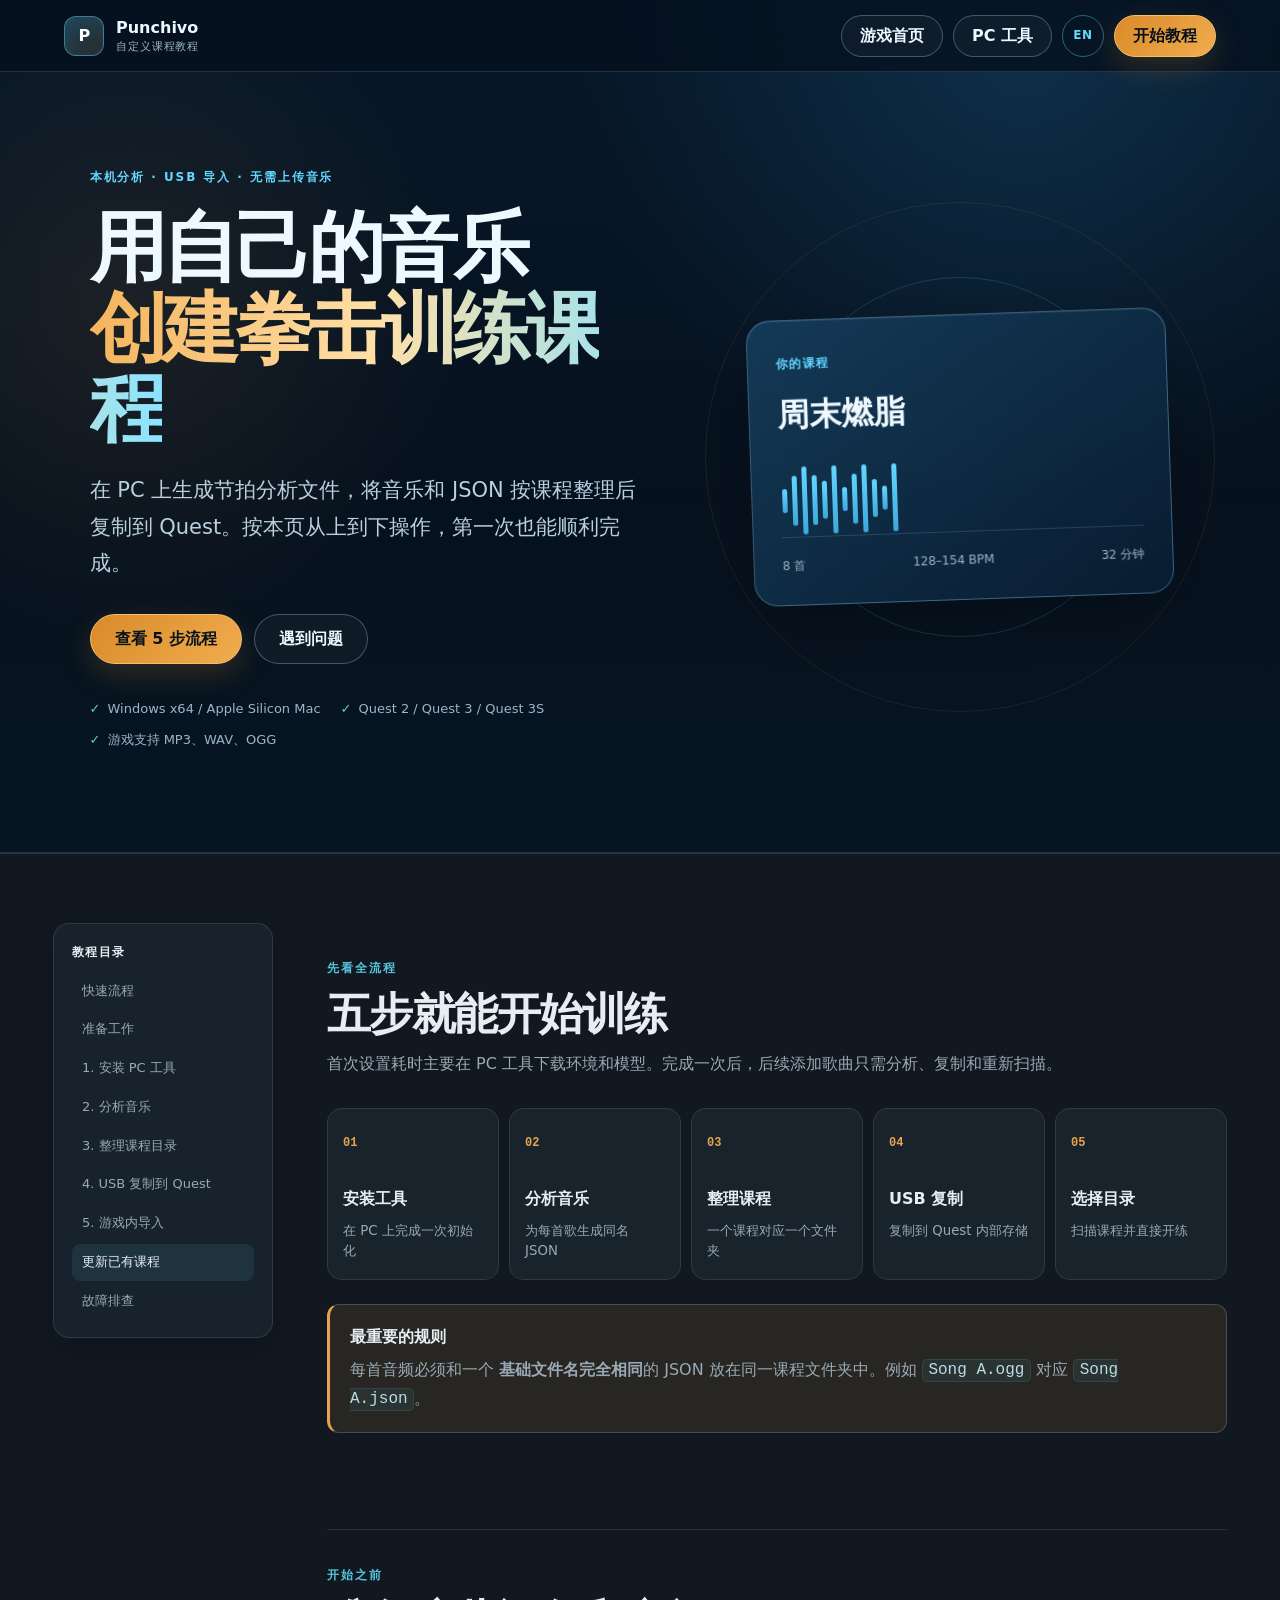
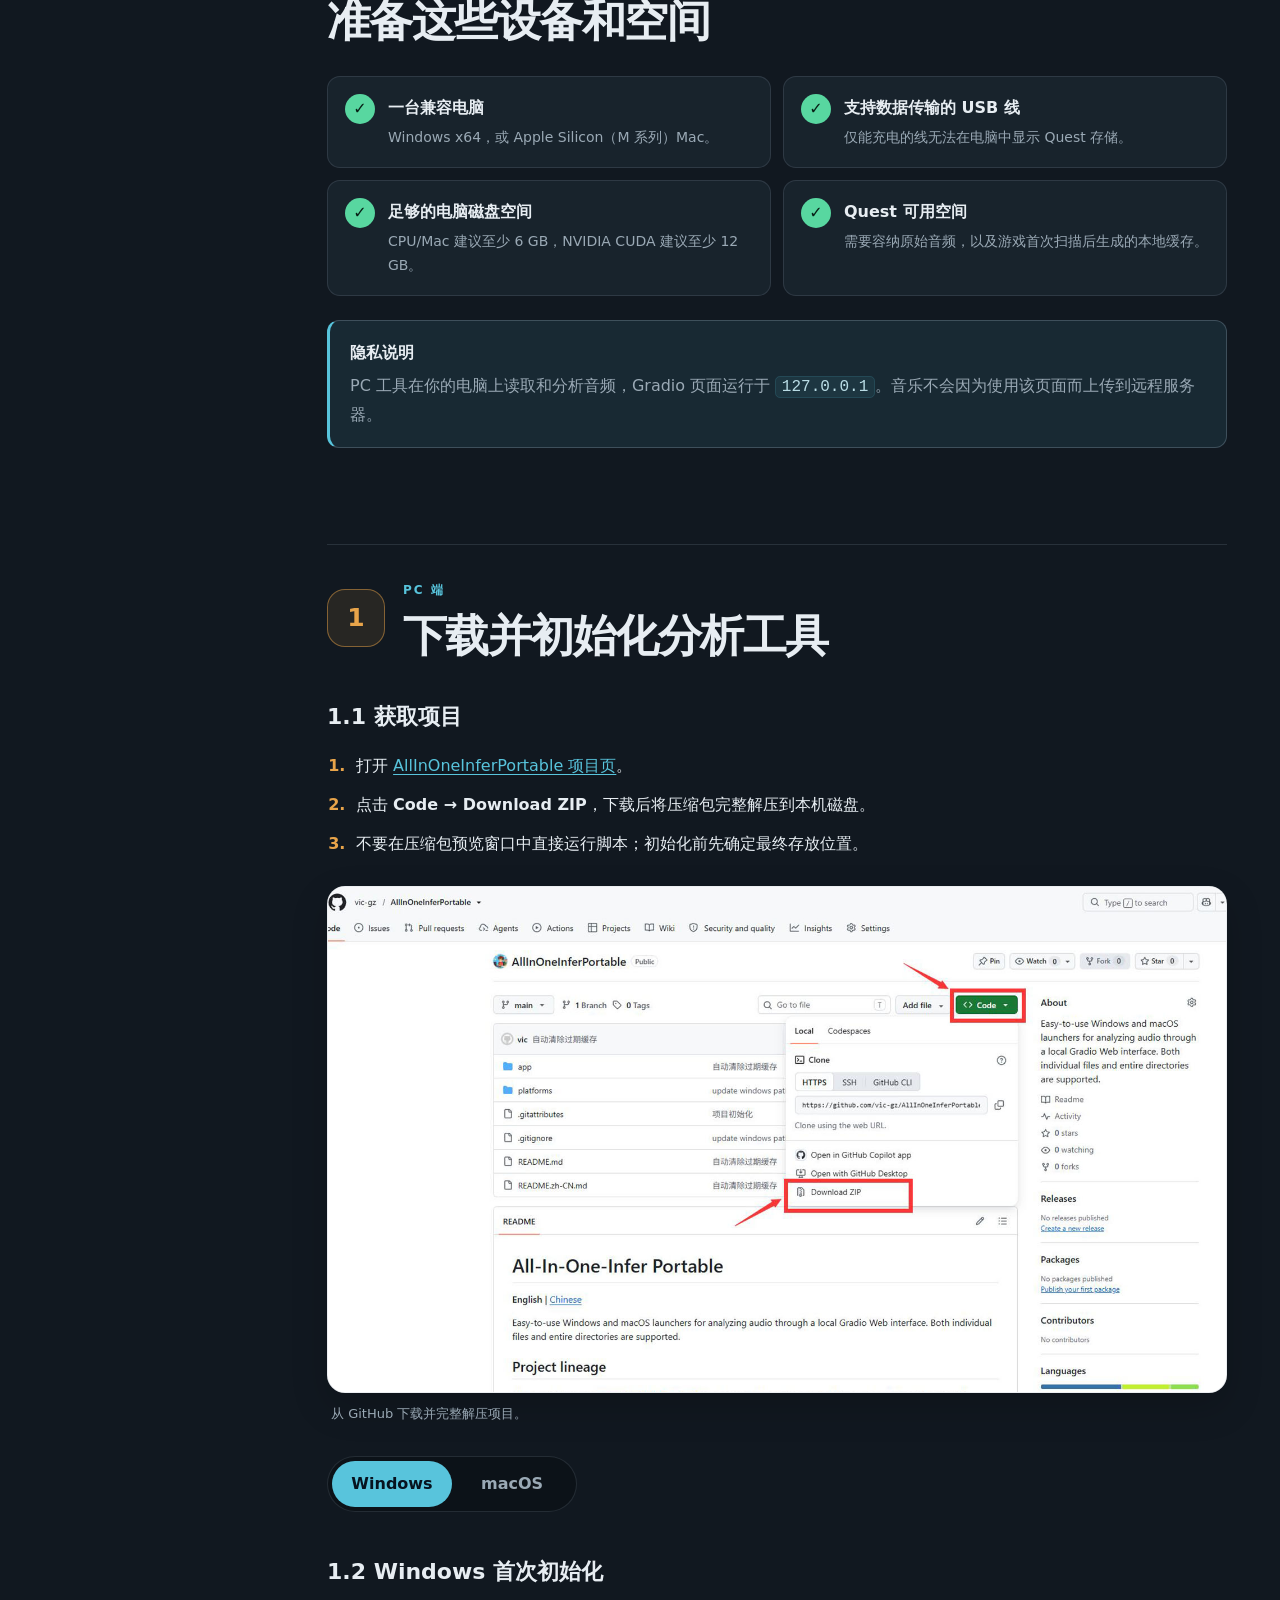
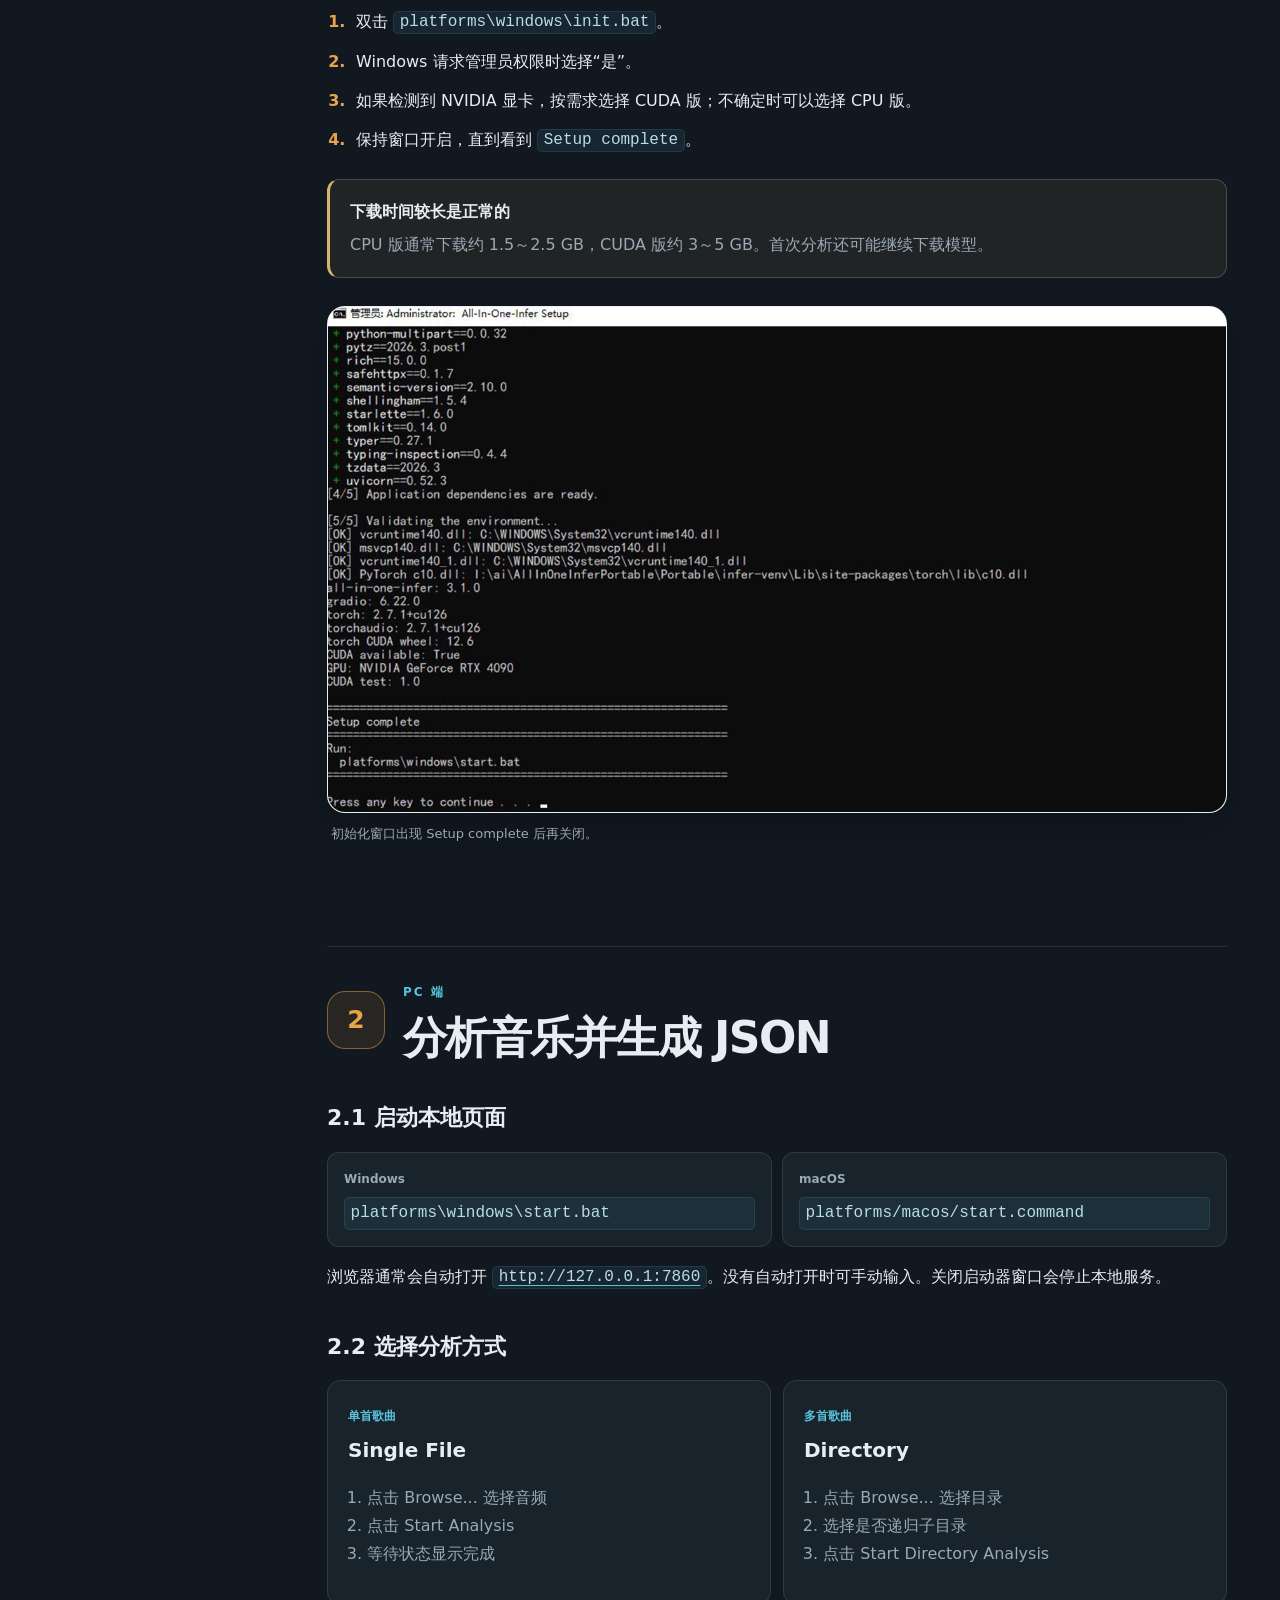
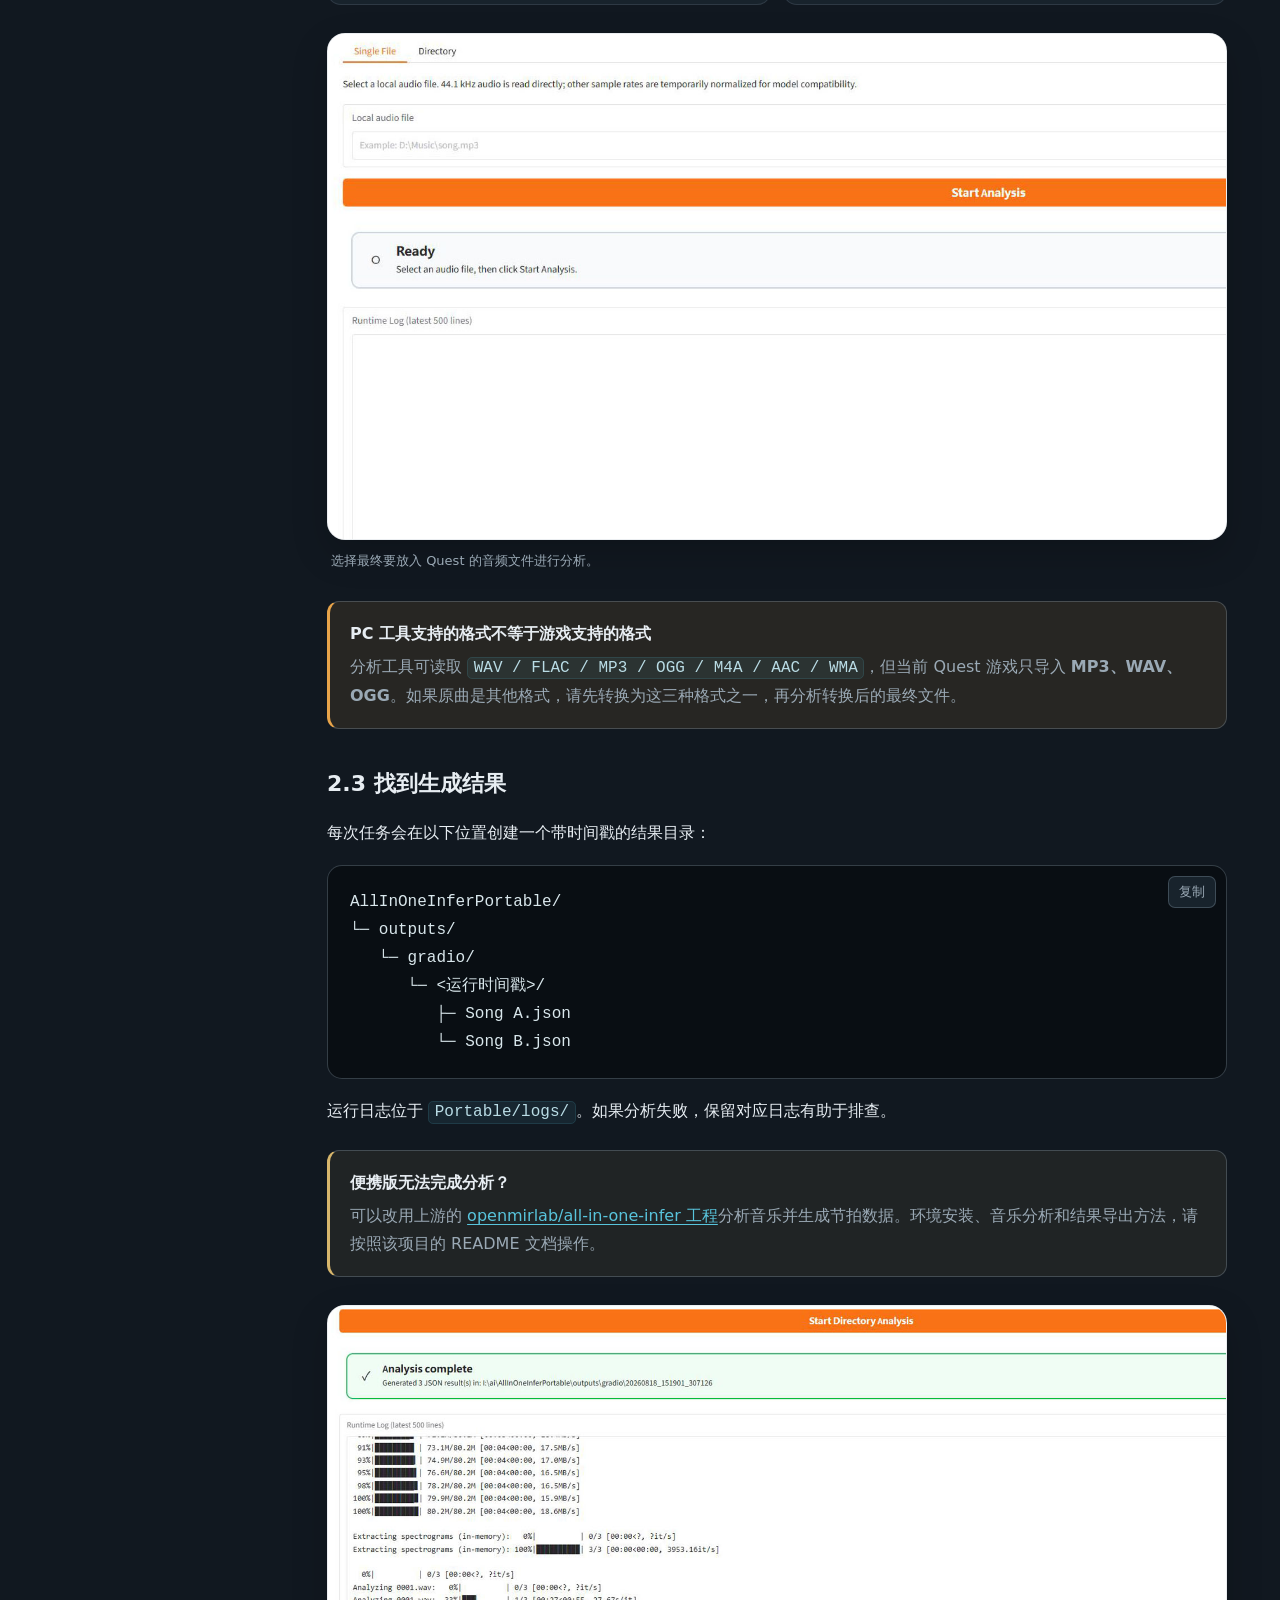
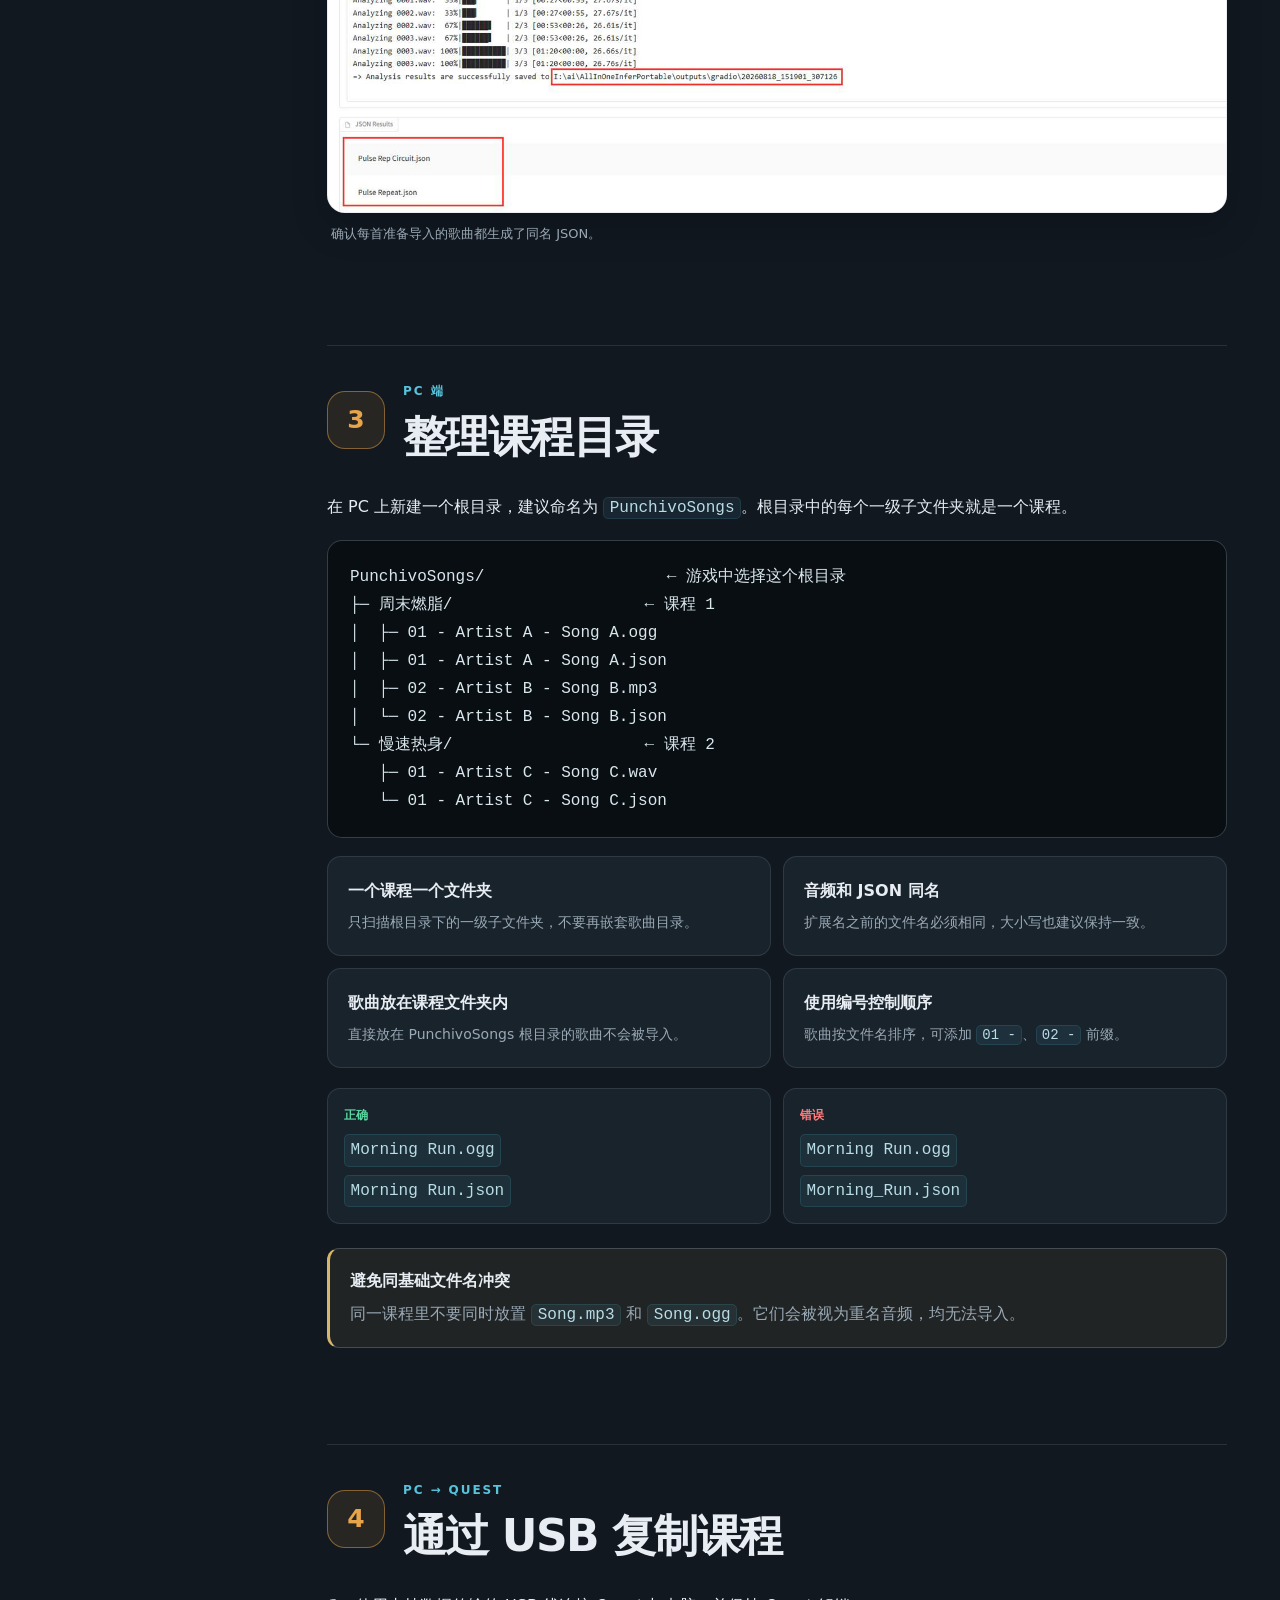
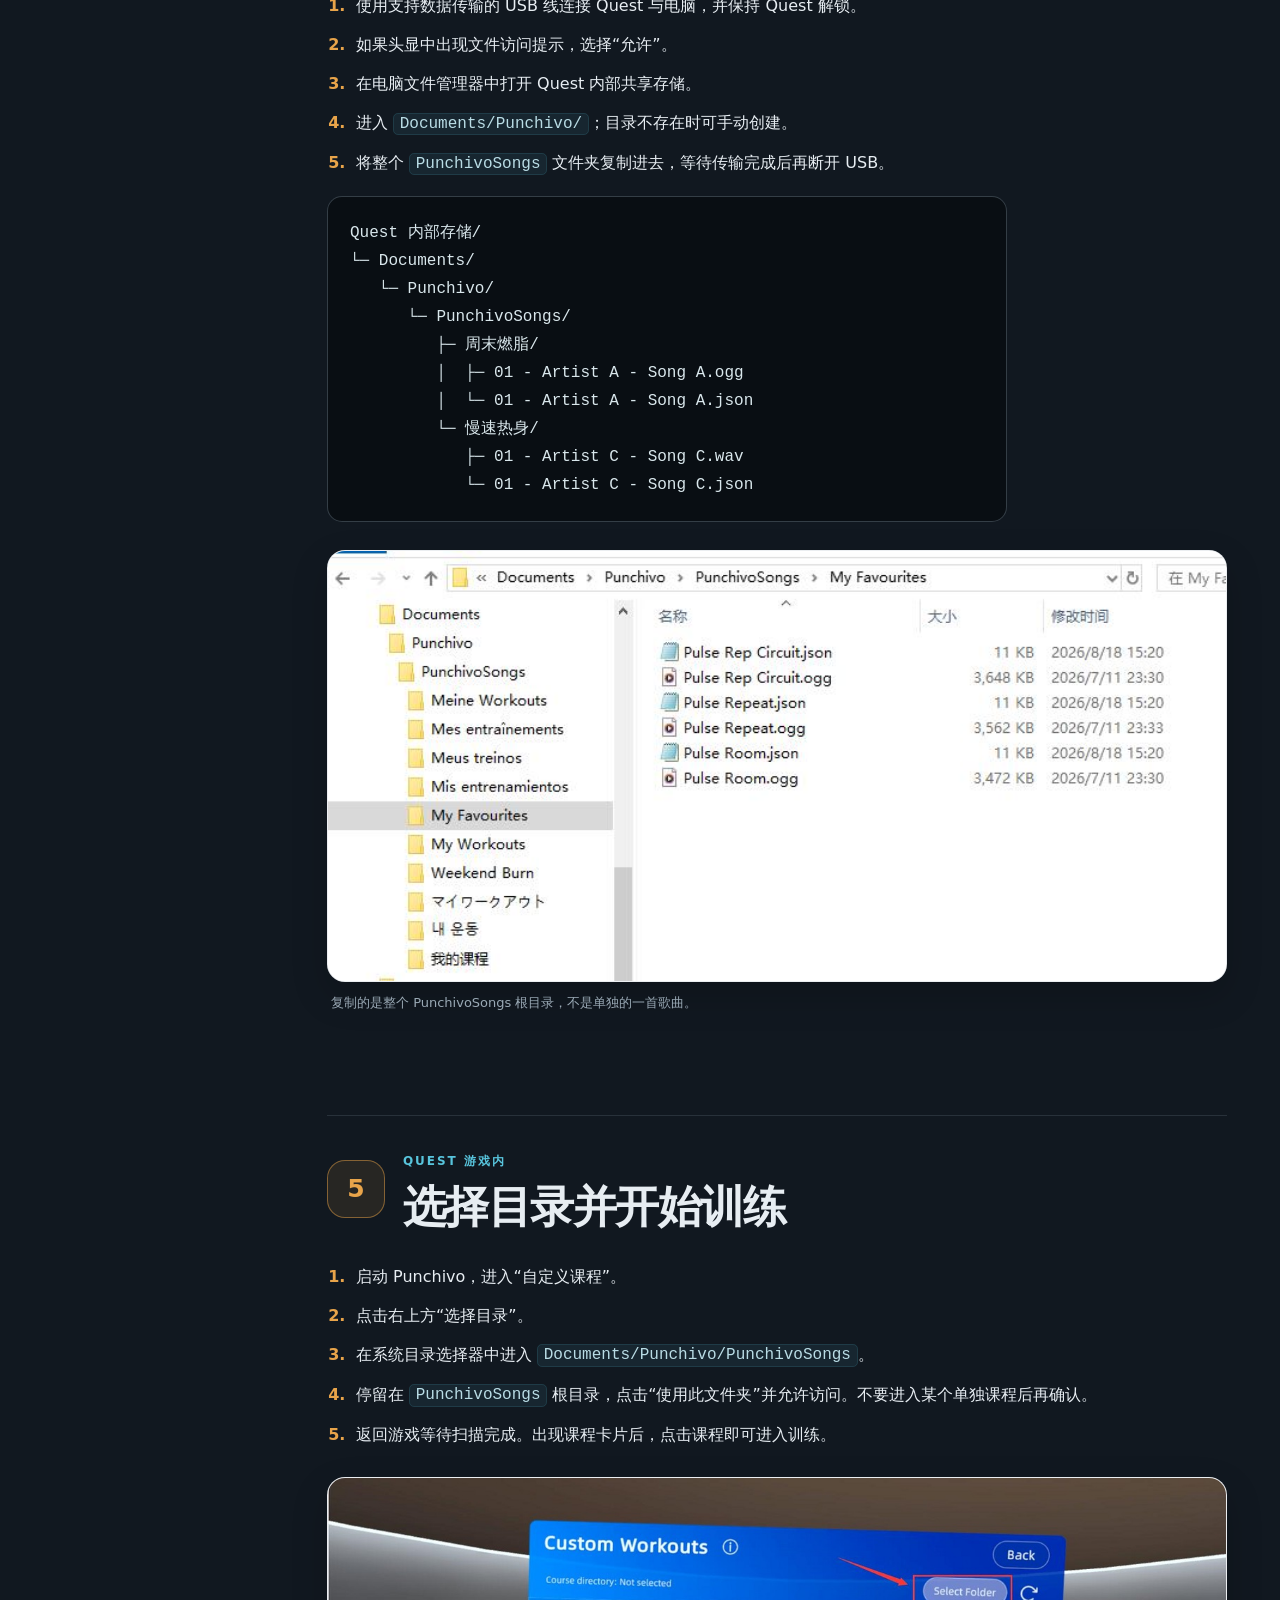
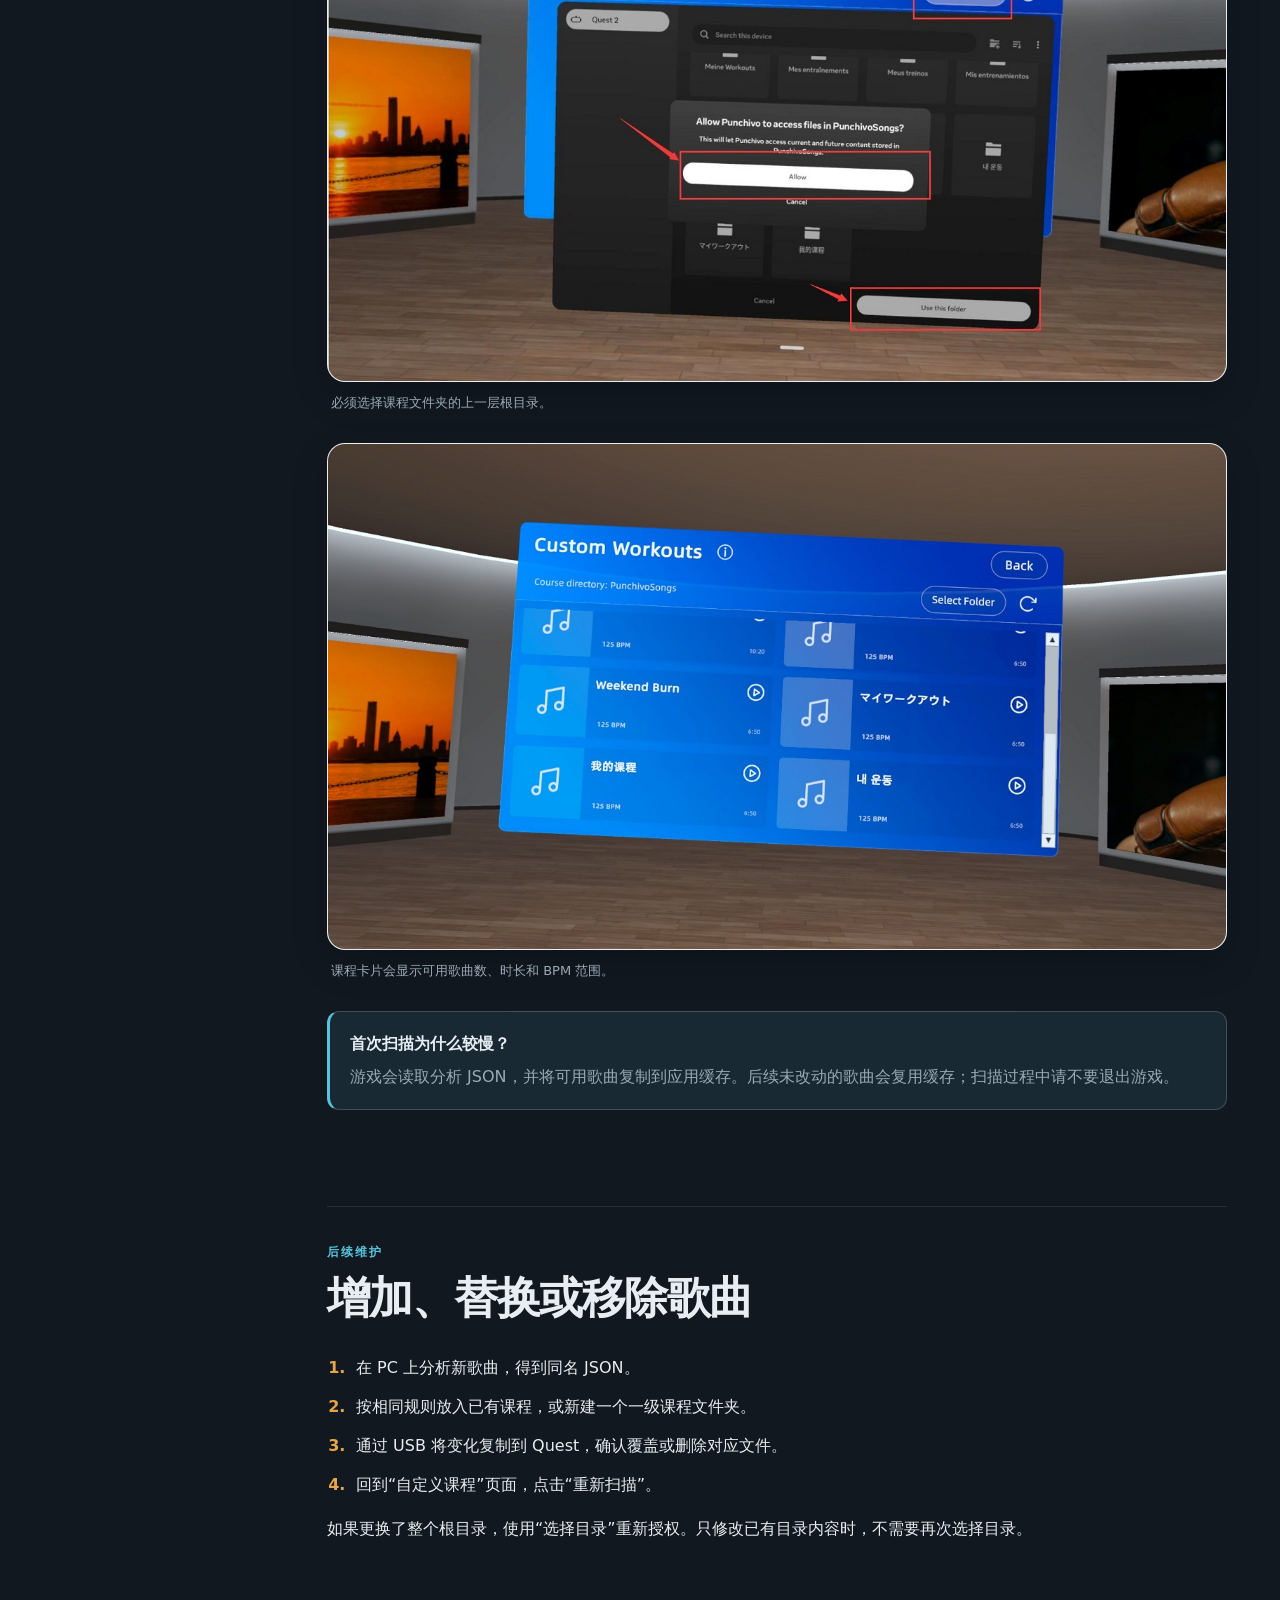
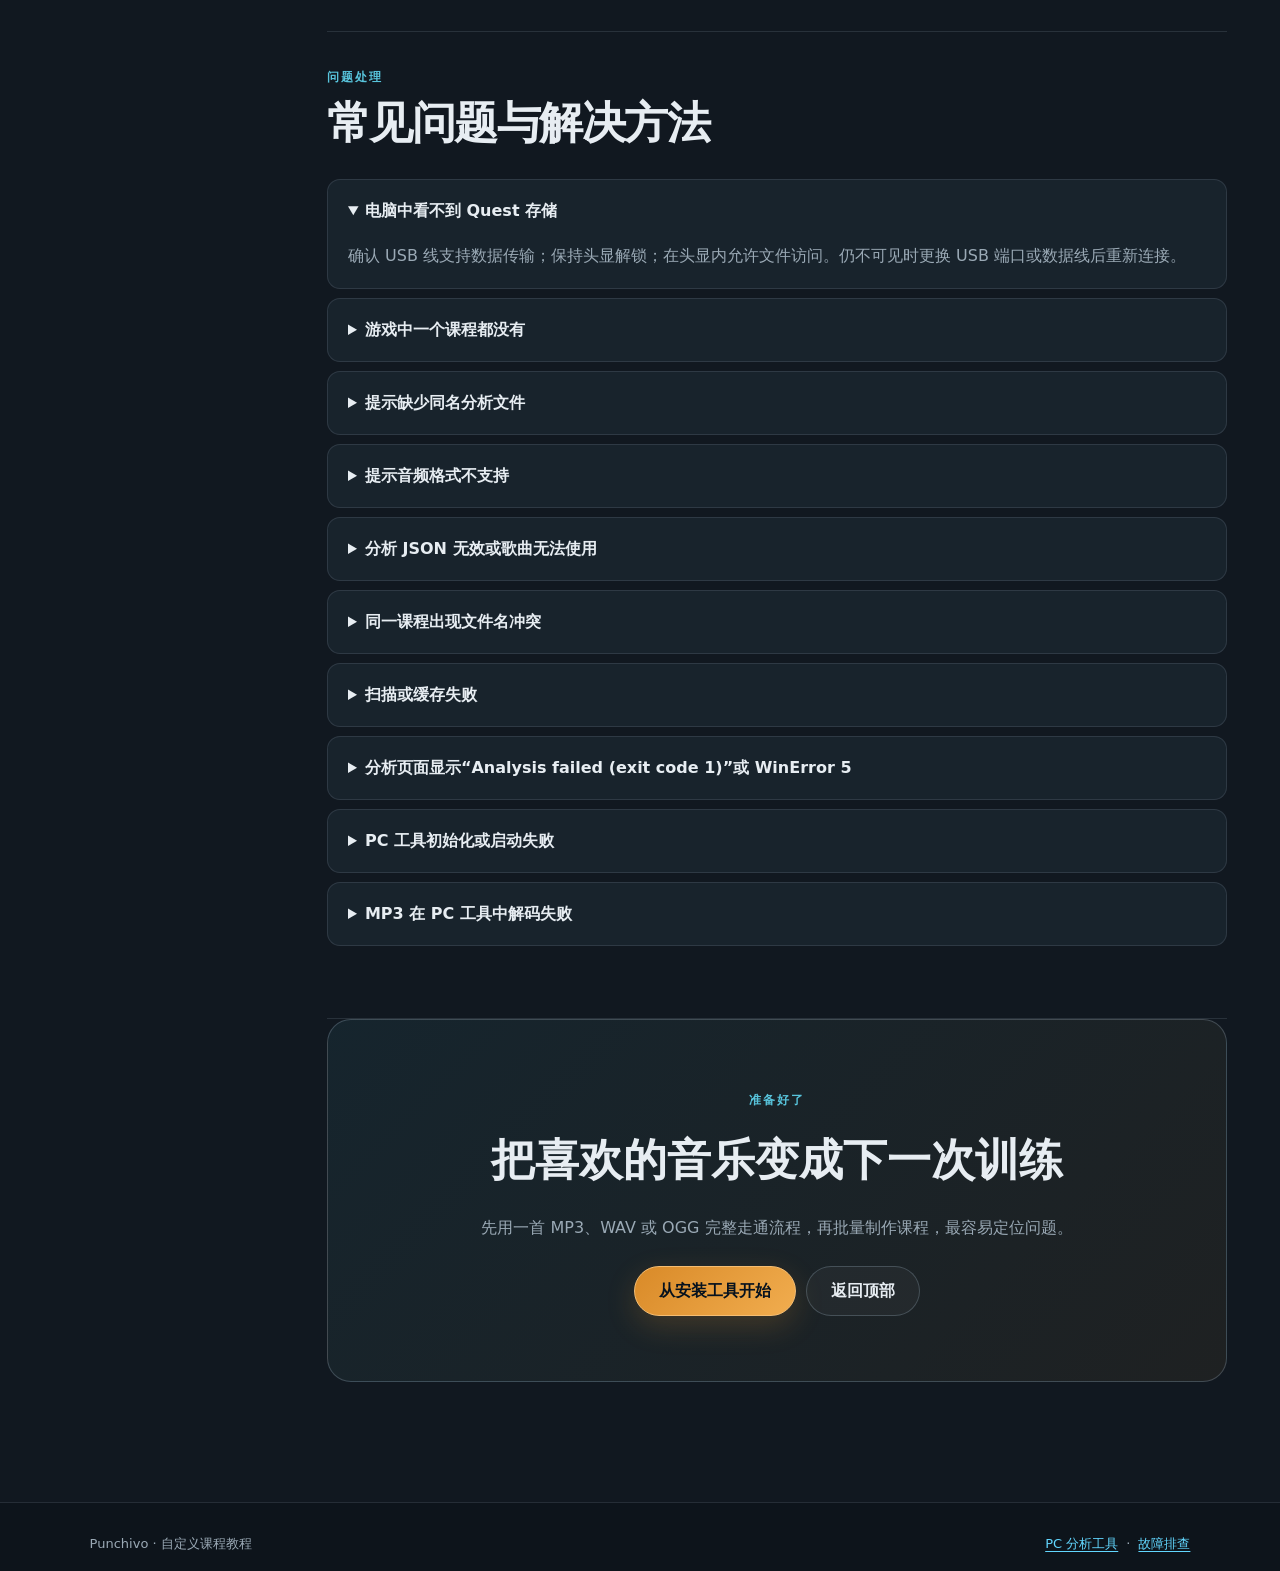
<file: docs/diy/zh/index.html>
<!doctype html>
<html lang="zh-CN">
<head>
  <meta charset="utf-8">
  <meta name="viewport" content="width=device-width, initial-scale=1">
  <meta name="theme-color" content="#071728">
  <meta name="description" content="Punchivo 自定义课程完整教程：在 PC 上分析音乐、整理课程，通过 USB 导入 Quest 并开始训练。">
  <meta property="og:title" content="Punchivo 自定义课程教程">
  <meta property="og:description" content="用自己的音乐创建拳击训练课程。">
  <meta property="og:type" content="website">
  <meta property="og:url" content="https://vic-gz.github.io/fsvr/diy/zh/">
  <link rel="canonical" href="https://vic-gz.github.io/fsvr/diy/zh/">
  <link rel="alternate" hreflang="en" href="https://vic-gz.github.io/fsvr/diy/">
  <link rel="alternate" hreflang="zh-CN" href="https://vic-gz.github.io/fsvr/diy/zh/">
  <link rel="stylesheet" href="../styles.css">
  <noscript><style>.tab-panel[hidden]{display:block !important}.tab-list{display:none !important}</style></noscript>
  <title>自定义课程教程 · Punchivo</title>
</head>
<body>
  <a class="skip-link" href="#main-content">跳到正文</a>

  <header class="site-header">
    <a class="brand" href="#top" aria-label="返回页面顶部">
      <span class="brand-mark" aria-hidden="true">P</span>
      <span>
        <strong>Punchivo</strong>
        <small>自定义课程教程</small>
      </span>
    </a>
    <nav class="header-actions" aria-label="页面操作">
      <a class="button button-ghost desktop-action" href="../../zh/">游戏首页</a>
      <a class="button button-ghost desktop-action" href="https://github.com/vic-gz/AllInOneInferPortable" target="_blank" rel="noopener noreferrer">PC 工具</a>
      <a class="language-switch" href="../" lang="en" hreflang="en" aria-label="Switch to English">EN</a>
      <a class="button button-primary" href="#quick-start">开始教程</a>
    </nav>
  </header>

  <main id="main-content">
    <section class="hero" id="top">
      <div class="hero-copy">
        <span class="eyebrow">本机分析 · USB 导入 · 无需上传音乐</span>
        <h1>用自己的音乐<br><span>创建拳击训练课程</span></h1>
        <p>在 PC 上生成节拍分析文件，将音乐和 JSON 按课程整理后复制到 Quest。按本页从上到下操作，第一次也能顺利完成。</p>
        <div class="hero-actions">
          <a class="button button-primary button-large" href="#quick-start">查看 5 步流程</a>
          <a class="button button-ghost button-large" href="#troubleshooting">遇到问题</a>
        </div>
        <ul class="hero-facts" aria-label="功能特点">
          <li>Windows x64 / Apple Silicon Mac</li>
          <li>Quest 2 / Quest 3 / Quest 3S</li>
          <li>游戏支持 MP3、WAV、OGG</li>
        </ul>
      </div>
      <div class="hero-visual" aria-hidden="true">
        <div class="orbit orbit-one"></div>
        <div class="orbit orbit-two"></div>
        <div class="hero-card">
          <span class="hero-card-label">你的课程</span>
          <strong>周末燃脂</strong>
          <div class="waveform"><i></i><i></i><i></i><i></i><i></i><i></i><i></i><i></i><i></i><i></i><i></i><i></i></div>
          <div class="hero-card-meta"><span>8 首</span><span>128–154 BPM</span><span>32 分钟</span></div>
        </div>
      </div>
    </section>

    <div class="page-shell">
      <aside class="toc" aria-label="教程目录">
        <p class="toc-title">教程目录</p>
        <a href="#quick-start">快速流程</a>
        <a href="#prepare">准备工作</a>
        <a href="#install">1. 安装 PC 工具</a>
        <a href="#analyze">2. 分析音乐</a>
        <a href="#organize">3. 整理课程目录</a>
        <a href="#usb">4. USB 复制到 Quest</a>
        <a href="#quest">5. 游戏内导入</a>
        <a href="#update">更新已有课程</a>
        <a href="#troubleshooting">故障排查</a>
      </aside>

      <article class="guide">
        <section class="guide-section" id="quick-start">
          <div class="section-heading">
            <span class="section-kicker">先看全流程</span>
            <h2>五步就能开始训练</h2>
            <p>首次设置耗时主要在 PC 工具下载环境和模型。完成一次后，后续添加歌曲只需分析、复制和重新扫描。</p>
          </div>
          <ol class="flow-grid">
            <li><span>01</span><strong>安装工具</strong><small>在 PC 上完成一次初始化</small></li>
            <li><span>02</span><strong>分析音乐</strong><small>为每首歌生成同名 JSON</small></li>
            <li><span>03</span><strong>整理课程</strong><small>一个课程对应一个文件夹</small></li>
            <li><span>04</span><strong>USB 复制</strong><small>复制到 Quest 内部存储</small></li>
            <li><span>05</span><strong>选择目录</strong><small>扫描课程并直接开练</small></li>
          </ol>
          <div class="callout callout-important">
            <strong>最重要的规则</strong>
            <p>每首音频必须和一个 <b>基础文件名完全相同</b>的 JSON 放在同一课程文件夹中。例如 <code>Song A.ogg</code> 对应 <code>Song A.json</code>。</p>
          </div>
        </section>

        <section class="guide-section" id="prepare">
          <div class="section-heading">
            <span class="section-kicker">开始之前</span>
            <h2>准备这些设备和空间</h2>
          </div>
          <div class="check-grid">
            <div class="check-card"><span>✓</span><div><strong>一台兼容电脑</strong><p>Windows x64，或 Apple Silicon（M 系列）Mac。</p></div></div>
            <div class="check-card"><span>✓</span><div><strong>支持数据传输的 USB 线</strong><p>仅能充电的线无法在电脑中显示 Quest 存储。</p></div></div>
            <div class="check-card"><span>✓</span><div><strong>足够的电脑磁盘空间</strong><p>CPU/Mac 建议至少 6 GB，NVIDIA CUDA 建议至少 12 GB。</p></div></div>
            <div class="check-card"><span>✓</span><div><strong>Quest 可用空间</strong><p>需要容纳原始音频，以及游戏首次扫描后生成的本地缓存。</p></div></div>
          </div>
          <div class="callout">
            <strong>隐私说明</strong>
            <p>PC 工具在你的电脑上读取和分析音频，Gradio 页面运行于 <code>127.0.0.1</code>。音乐不会因为使用该页面而上传到远程服务器。</p>
          </div>
        </section>

        <section class="guide-section" id="install">
          <div class="section-heading numbered-heading">
            <span class="step-number">1</span>
            <div><span class="section-kicker">PC 端</span><h2>下载并初始化分析工具</h2></div>
          </div>

          <h3>1.1 获取项目</h3>
          <ol class="steps">
            <li>打开 <a href="https://github.com/vic-gz/AllInOneInferPortable" target="_blank" rel="noopener noreferrer">AllInOneInferPortable 项目页</a>。</li>
            <li>点击 <b>Code → Download ZIP</b>，下载后将压缩包完整解压到本机磁盘。</li>
            <li>不要在压缩包预览窗口中直接运行脚本；初始化前先确定最终存放位置。</li>
          </ol>
          <figure class="guide-shot" data-shot="S01">
            <img src="../images/S01.jpg" alt="GitHub Code 菜单中的 Download ZIP 下载入口" loading="lazy" decoding="async">
            <figcaption>从 GitHub 下载并完整解压项目。</figcaption>
          </figure>

          <div class="platform-tabs" data-tabs>
            <div class="tab-list" role="tablist" aria-label="选择电脑平台">
              <button class="tab-button is-active" type="button" role="tab" aria-selected="true" data-tab="windows">Windows</button>
              <button class="tab-button" type="button" role="tab" aria-selected="false" data-tab="macos">macOS</button>
            </div>
            <div class="tab-panel is-active" role="tabpanel" data-panel="windows">
              <h3>1.2 Windows 首次初始化</h3>
              <ol class="steps">
                <li>双击 <code>platforms\windows\init.bat</code>。</li>
                <li>Windows 请求管理员权限时选择“是”。</li>
                <li>如果检测到 NVIDIA 显卡，按需求选择 CUDA 版；不确定时可以选择 CPU 版。</li>
                <li>保持窗口开启，直到看到 <code>Setup complete</code>。</li>
              </ol>
              <div class="callout callout-warning"><strong>下载时间较长是正常的</strong><p>CPU 版通常下载约 1.5～2.5 GB，CUDA 版约 3～5 GB。首次分析还可能继续下载模型。</p></div>
              <figure class="guide-shot" data-shot="S02">
                <img src="../images/S02.jpg" alt="Windows 初始化窗口显示所选运行版本与 Setup complete" loading="lazy" decoding="async">
                <figcaption>初始化窗口出现 Setup complete 后再关闭。</figcaption>
              </figure>
            </div>
            <div class="tab-panel" role="tabpanel" data-panel="macos" hidden>
              <h3>1.2 macOS 首次初始化</h3>
              <p>仅支持 Apple Silicon（M 系列）Mac。在项目目录打开终端，执行：</p>
              <div class="code-block"><pre><code>chmod +x platforms/macos/init.command platforms/macos/start.command
./platforms/macos/init.command</code></pre><button class="copy-button" type="button" data-copy>复制</button></div>
              <p>如果 Gatekeeper 阻止运行，可在 Finder 中右键 <code>init.command</code>，选择“打开”并确认一次。等待出现 <code>Setup complete</code>。</p>
              <figure class="guide-shot" data-shot="S03">
                <img src="../images/S03.jpg" alt="macOS 终端显示初始化命令与 Setup complete" loading="lazy" decoding="async">
                <figcaption>Apple Silicon Mac 会优先使用 MPS 加速。</figcaption>
              </figure>
            </div>
          </div>
        </section>

        <section class="guide-section" id="analyze">
          <div class="section-heading numbered-heading">
            <span class="step-number">2</span>
            <div><span class="section-kicker">PC 端</span><h2>分析音乐并生成 JSON</h2></div>
          </div>

          <h3>2.1 启动本地页面</h3>
          <div class="command-grid">
            <div><span>Windows</span><code>platforms\windows\start.bat</code></div>
            <div><span>macOS</span><code>platforms/macos/start.command</code></div>
          </div>
          <p>浏览器通常会自动打开 <a href="http://127.0.0.1:7860" target="_blank" rel="noopener noreferrer"><code>http://127.0.0.1:7860</code></a>。没有自动打开时可手动输入。关闭启动器窗口会停止本地服务。</p>

          <h3>2.2 选择分析方式</h3>
          <div class="choice-grid">
            <div class="choice-card"><span>单首歌曲</span><h4>Single File</h4><ol><li>点击 Browse... 选择音频</li><li>点击 Start Analysis</li><li>等待状态显示完成</li></ol></div>
            <div class="choice-card"><span>多首歌曲</span><h4>Directory</h4><ol><li>点击 Browse... 选择目录</li><li>选择是否递归子目录</li><li>点击 Start Directory Analysis</li></ol></div>
          </div>
          <figure class="guide-shot" data-shot="S04">
            <img src="../images/S04.jpg" alt="音乐分析 Web 页面中的 Single File 与 Directory 分析入口" loading="lazy" decoding="async">
            <figcaption>选择最终要放入 Quest 的音频文件进行分析。</figcaption>
          </figure>

          <div class="callout callout-important">
            <strong>PC 工具支持的格式不等于游戏支持的格式</strong>
            <p>分析工具可读取 <code>WAV / FLAC / MP3 / OGG / M4A / AAC / WMA</code>，但当前 Quest 游戏只导入 <b>MP3、WAV、OGG</b>。如果原曲是其他格式，请先转换为这三种格式之一，再分析转换后的最终文件。</p>
          </div>

          <h3>2.3 找到生成结果</h3>
          <p>每次任务会在以下位置创建一个带时间戳的结果目录：</p>
          <div class="code-block"><pre><code>AllInOneInferPortable/
└─ outputs/
   └─ gradio/
      └─ &lt;运行时间戳&gt;/
         ├─ Song A.json
         └─ Song B.json</code></pre><button class="copy-button" type="button" data-copy>复制</button></div>
          <p>运行日志位于 <code>Portable/logs/</code>。如果分析失败，保留对应日志有助于排查。</p>
          <div class="callout callout-warning">
            <strong>便携版无法完成分析？</strong>
            <p>可以改用上游的 <a href="https://github.com/openmirlab/all-in-one-infer#readme" target="_blank" rel="noopener noreferrer">openmirlab/all-in-one-infer 工程</a>分析音乐并生成节拍数据。环境安装、音乐分析和结果导出方法，请按照该项目的 README 文档操作。</p>
          </div>
          <figure class="guide-shot" data-shot="S05">
            <img src="../images/S05.jpg" alt="音乐分析完成并生成 JSON 结果" loading="lazy" decoding="async">
            <figcaption>确认每首准备导入的歌曲都生成了同名 JSON。</figcaption>
          </figure>
        </section>

        <section class="guide-section" id="organize">
          <div class="section-heading numbered-heading">
            <span class="step-number">3</span>
            <div><span class="section-kicker">PC 端</span><h2>整理课程目录</h2></div>
          </div>
          <p>在 PC 上新建一个根目录，建议命名为 <code>PunchivoSongs</code>。根目录中的每个一级子文件夹就是一个课程。</p>
          <div class="tree-card" aria-label="正确的课程目录示例">
            <pre><code>PunchivoSongs/                   ← 游戏中选择这个根目录
├─ 周末燃脂/                    ← 课程 1
│  ├─ 01 - Artist A - Song A.ogg
│  ├─ 01 - Artist A - Song A.json
│  ├─ 02 - Artist B - Song B.mp3
│  └─ 02 - Artist B - Song B.json
└─ 慢速热身/                    ← 课程 2
   ├─ 01 - Artist C - Song C.wav
   └─ 01 - Artist C - Song C.json</code></pre>
          </div>
          <div class="rules-grid">
            <div><b>一个课程一个文件夹</b><p>只扫描根目录下的一级子文件夹，不要再嵌套歌曲目录。</p></div>
            <div><b>音频和 JSON 同名</b><p>扩展名之前的文件名必须相同，大小写也建议保持一致。</p></div>
            <div><b>歌曲放在课程文件夹内</b><p>直接放在 PunchivoSongs 根目录的歌曲不会被导入。</p></div>
            <div><b>使用编号控制顺序</b><p>歌曲按文件名排序，可添加 <code>01 -</code>、<code>02 -</code> 前缀。</p></div>
          </div>
          <div class="compare-grid">
            <div class="compare good"><span>正确</span><code>Morning Run.ogg</code><code>Morning Run.json</code></div>
            <div class="compare bad"><span>错误</span><code>Morning Run.ogg</code><code>Morning_Run.json</code></div>
          </div>
          <div class="callout callout-warning"><strong>避免同基础文件名冲突</strong><p>同一课程里不要同时放置 <code>Song.mp3</code> 和 <code>Song.ogg</code>。它们会被视为重名音频，均无法导入。</p></div>
        </section>

        <section class="guide-section" id="usb">
          <div class="section-heading numbered-heading">
            <span class="step-number">4</span>
            <div><span class="section-kicker">PC → Quest</span><h2>通过 USB 复制课程</h2></div>
          </div>
          <ol class="steps">
            <li>使用支持数据传输的 USB 线连接 Quest 与电脑，并保持 Quest 解锁。</li>
            <li>如果头显中出现文件访问提示，选择“允许”。</li>
            <li>在电脑文件管理器中打开 Quest 内部共享存储。</li>
            <li>进入 <code>Documents/Punchivo/</code>；目录不存在时可手动创建。</li>
            <li>将整个 <code>PunchivoSongs</code> 文件夹复制进去，等待传输完成后再断开 USB。</li>
          </ol>
          <div class="tree-card compact" aria-label="Quest 内的目标目录">
            <pre><code>Quest 内部存储/
└─ Documents/
   └─ Punchivo/
      └─ PunchivoSongs/
         ├─ 周末燃脂/
         │  ├─ 01 - Artist A - Song A.ogg
         │  └─ 01 - Artist A - Song A.json
         └─ 慢速热身/
            ├─ 01 - Artist C - Song C.wav
            └─ 01 - Artist C - Song C.json</code></pre>
          </div>
          <figure class="guide-shot" data-shot="S06">
            <img src="../images/S06.jpg" alt="Quest 存储中的自定义课程目标目录" loading="lazy" decoding="async">
            <figcaption>复制的是整个 PunchivoSongs 根目录，不是单独的一首歌曲。</figcaption>
          </figure>
        </section>

        <section class="guide-section" id="quest">
          <div class="section-heading numbered-heading">
            <span class="step-number">5</span>
            <div><span class="section-kicker">Quest 游戏内</span><h2>选择目录并开始训练</h2></div>
          </div>
          <ol class="steps">
            <li>启动 Punchivo，进入“自定义课程”。</li>
            <li>点击右上方“选择目录”。</li>
            <li>在系统目录选择器中进入 <code>Documents/Punchivo/PunchivoSongs</code>。</li>
            <li>停留在 <code>PunchivoSongs</code> 根目录，点击“使用此文件夹”并允许访问。不要进入某个单独课程后再确认。</li>
            <li>返回游戏等待扫描完成。出现课程卡片后，点击课程即可进入训练。</li>
          </ol>
          <figure class="guide-shot" data-shot="S07">
            <img src="../images/S07.jpg" alt="Quest 系统目录选择器中选中 PunchivoSongs 并显示使用此文件夹按钮" loading="lazy" decoding="async">
            <figcaption>必须选择课程文件夹的上一层根目录。</figcaption>
          </figure>
          <figure class="guide-shot" data-shot="S08">
            <img src="../images/S08.jpg" alt="Punchivo 自定义课程页面中的导入操作和课程卡片" loading="lazy" decoding="async">
            <figcaption>课程卡片会显示可用歌曲数、时长和 BPM 范围。</figcaption>
          </figure>
          <div class="callout"><strong>首次扫描为什么较慢？</strong><p>游戏会读取分析 JSON，并将可用歌曲复制到应用缓存。后续未改动的歌曲会复用缓存；扫描过程中请不要退出游戏。</p></div>
        </section>

        <section class="guide-section" id="update">
          <div class="section-heading">
            <span class="section-kicker">后续维护</span>
            <h2>增加、替换或移除歌曲</h2>
          </div>
          <ol class="steps">
            <li>在 PC 上分析新歌曲，得到同名 JSON。</li>
            <li>按相同规则放入已有课程，或新建一个一级课程文件夹。</li>
            <li>通过 USB 将变化复制到 Quest，确认覆盖或删除对应文件。</li>
            <li>回到“自定义课程”页面，点击“重新扫描”。</li>
          </ol>
          <p>如果更换了整个根目录，使用“选择目录”重新授权。只修改已有目录内容时，不需要再次选择目录。</p>
        </section>

        <section class="guide-section" id="troubleshooting">
          <div class="section-heading">
            <span class="section-kicker">问题处理</span>
            <h2>常见问题与解决方法</h2>
          </div>
          <div class="faq-list">
            <details open><summary>电脑中看不到 Quest 存储</summary><div><p>确认 USB 线支持数据传输；保持头显解锁；在头显内允许文件访问。仍不可见时更换 USB 端口或数据线后重新连接。</p></div></details>
            <details><summary>游戏中一个课程都没有</summary><div><p>确认选择的是 <code>PunchivoSongs</code> 根目录，其下至少有一个一级课程文件夹；歌曲不能直接放在根目录，也不会递归扫描更深层目录。</p></div></details>
            <details><summary>提示缺少同名分析文件</summary><div><p>检查音频与 JSON 是否位于同一课程文件夹，并确保扩展名之前完全同名。例如 <code>Song.mp3</code> 必须对应 <code>Song.json</code>。</p></div></details>
            <details><summary>提示音频格式不支持</summary><div><p>Quest 端当前只支持 MP3、WAV 和 OGG。请在 PC 上转换格式，并针对转换后的最终音频重新生成 JSON。</p></div></details>
            <details><summary>分析 JSON 无效或歌曲无法使用</summary><div><p>删除旧 JSON，使用最新 PC 工具重新分析对应音频。不要手动改写 JSON 内容。若音频曾被替换，也应重新生成 JSON。</p></div></details>
            <details><summary>同一课程出现文件名冲突</summary><div><p>不要让两个不同格式的音频使用相同基础文件名。分别重命名音频，并重新生成与新名称匹配的 JSON。</p></div></details>
            <details><summary>扫描或缓存失败</summary><div><p>检查 Quest 可用空间，确保复制已完成，再重新扫描。必要时缩小单次课程规模并重试。</p></div></details>
            <details><summary>分析页面显示“Analysis failed (exit code 1)”或 WinError 5</summary><div><p>如果出现如下图所示的报错，请先关闭 PC 分析工具，删除工具目录中的 <code>Portable/models</code> 文件夹，然后重新启动工具并再次分析。模型文件会重新下载，请保持网络连接并等待下载完成。</p><figure class="troubleshooting-shot"><img src="../images/error1.jpg" alt="分析页面显示 Analysis failed (exit code 1)，运行日志中包含 PermissionError 和 WinError 5"><figcaption>此类模型缓存访问错误可尝试删除 <code>Portable/models</code> 后重新分析。</figcaption></figure></div></details>
            <details><summary>PC 工具初始化或启动失败</summary><div><p>重新运行当前平台的初始化脚本，检查网络、磁盘空间和 <code>Portable/logs/</code>。Windows 的 WinError 5 请检查 UAC、Windows 安全中心和杀毒软件；macOS 权限问题可重新执行 <code>chmod +x platforms/macos/*.command</code>。</p></div></details>
            <details><summary>MP3 在 PC 工具中解码失败</summary><div><p>安装 FFmpeg，或将音频转换为 WAV/OGG 后重新分析。不要从非官方网站单独下载 DLL。</p></div></details>
          </div>
        </section>

        <section class="guide-section final-cta">
          <span class="section-kicker">准备好了</span>
          <h2>把喜欢的音乐变成下一次训练</h2>
          <p>先用一首 MP3、WAV 或 OGG 完整走通流程，再批量制作课程，最容易定位问题。</p>
          <div><a class="button button-primary button-large" href="#install">从安装工具开始</a><a class="button button-ghost button-large" href="#top">返回顶部</a></div>
        </section>
      </article>
    </div>
  </main>

  <footer class="site-footer">
    <p>Punchivo · 自定义课程教程</p>
    <p><a href="https://github.com/vic-gz/AllInOneInferPortable" target="_blank" rel="noopener noreferrer">PC 分析工具</a><span>·</span><a href="#troubleshooting">故障排查</a></p>
  </footer>

  <script src="../app.js" defer></script>
</body>
</html>
</file>
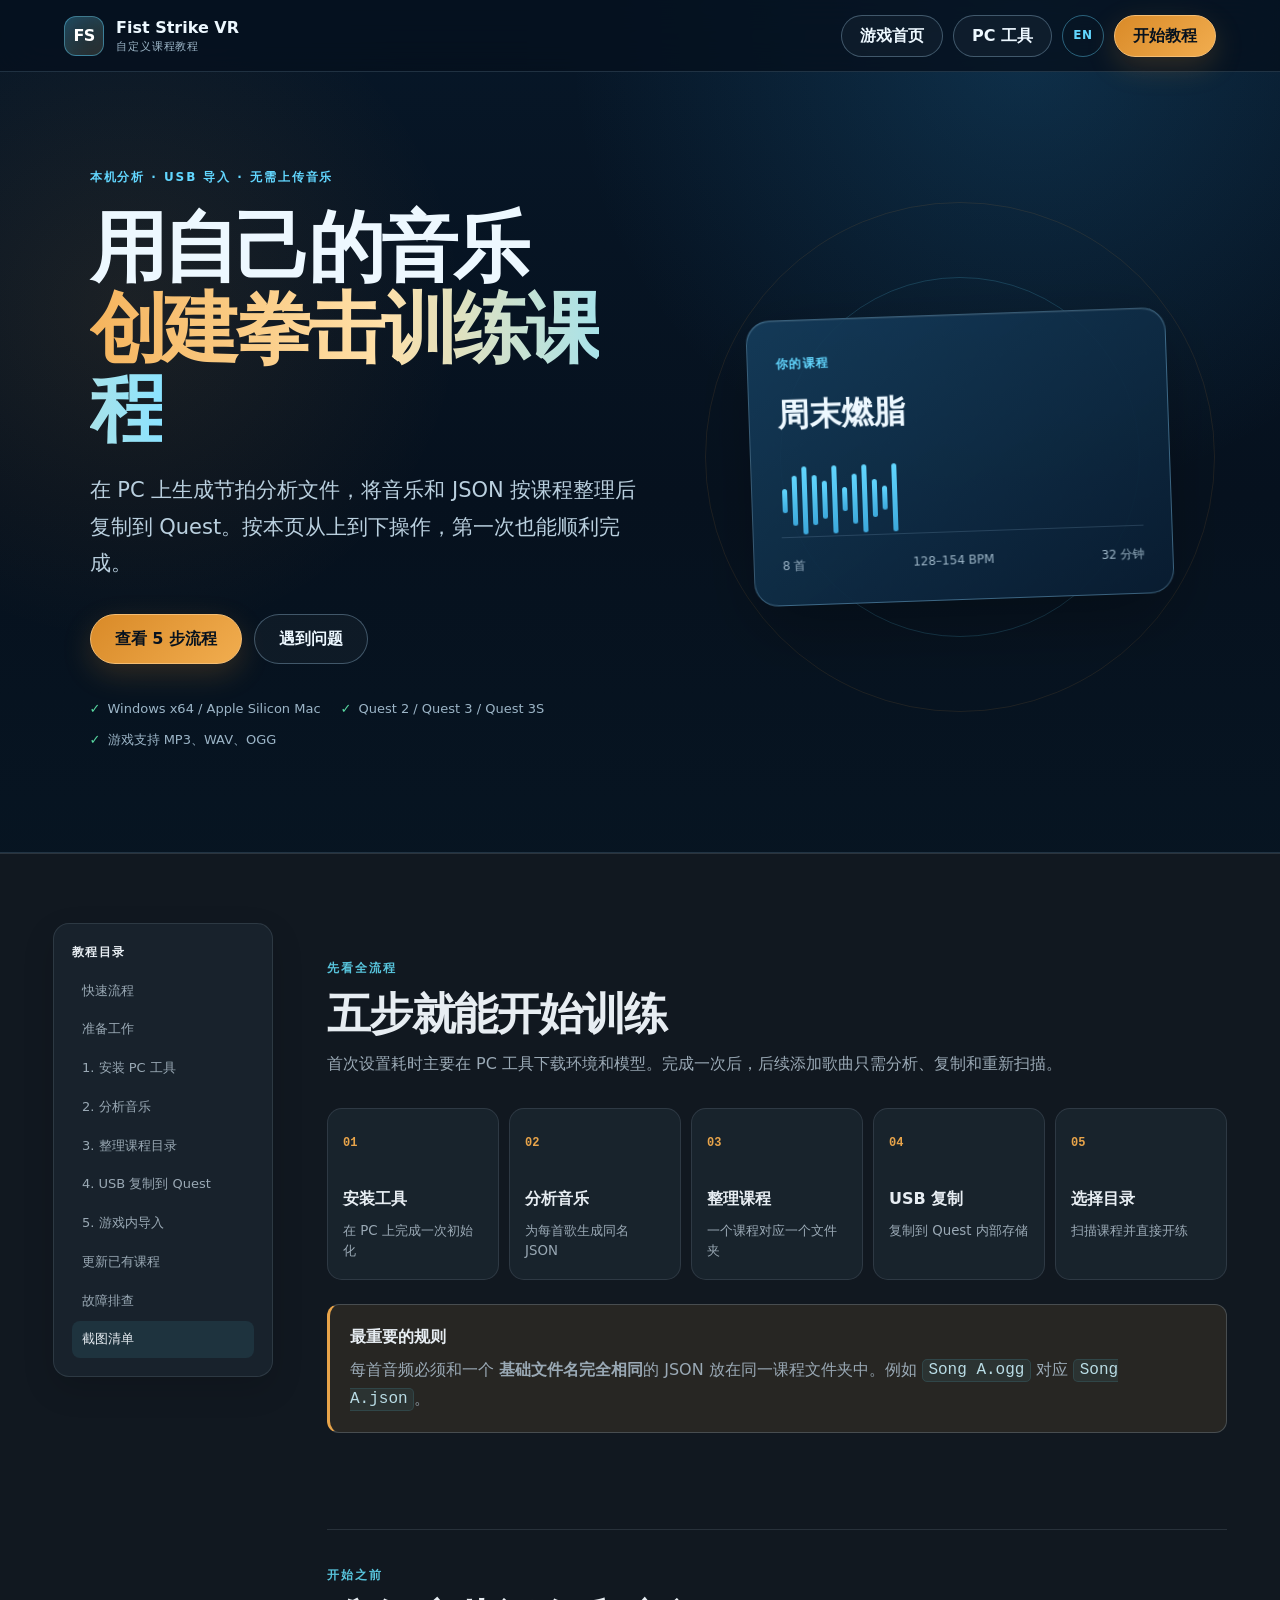
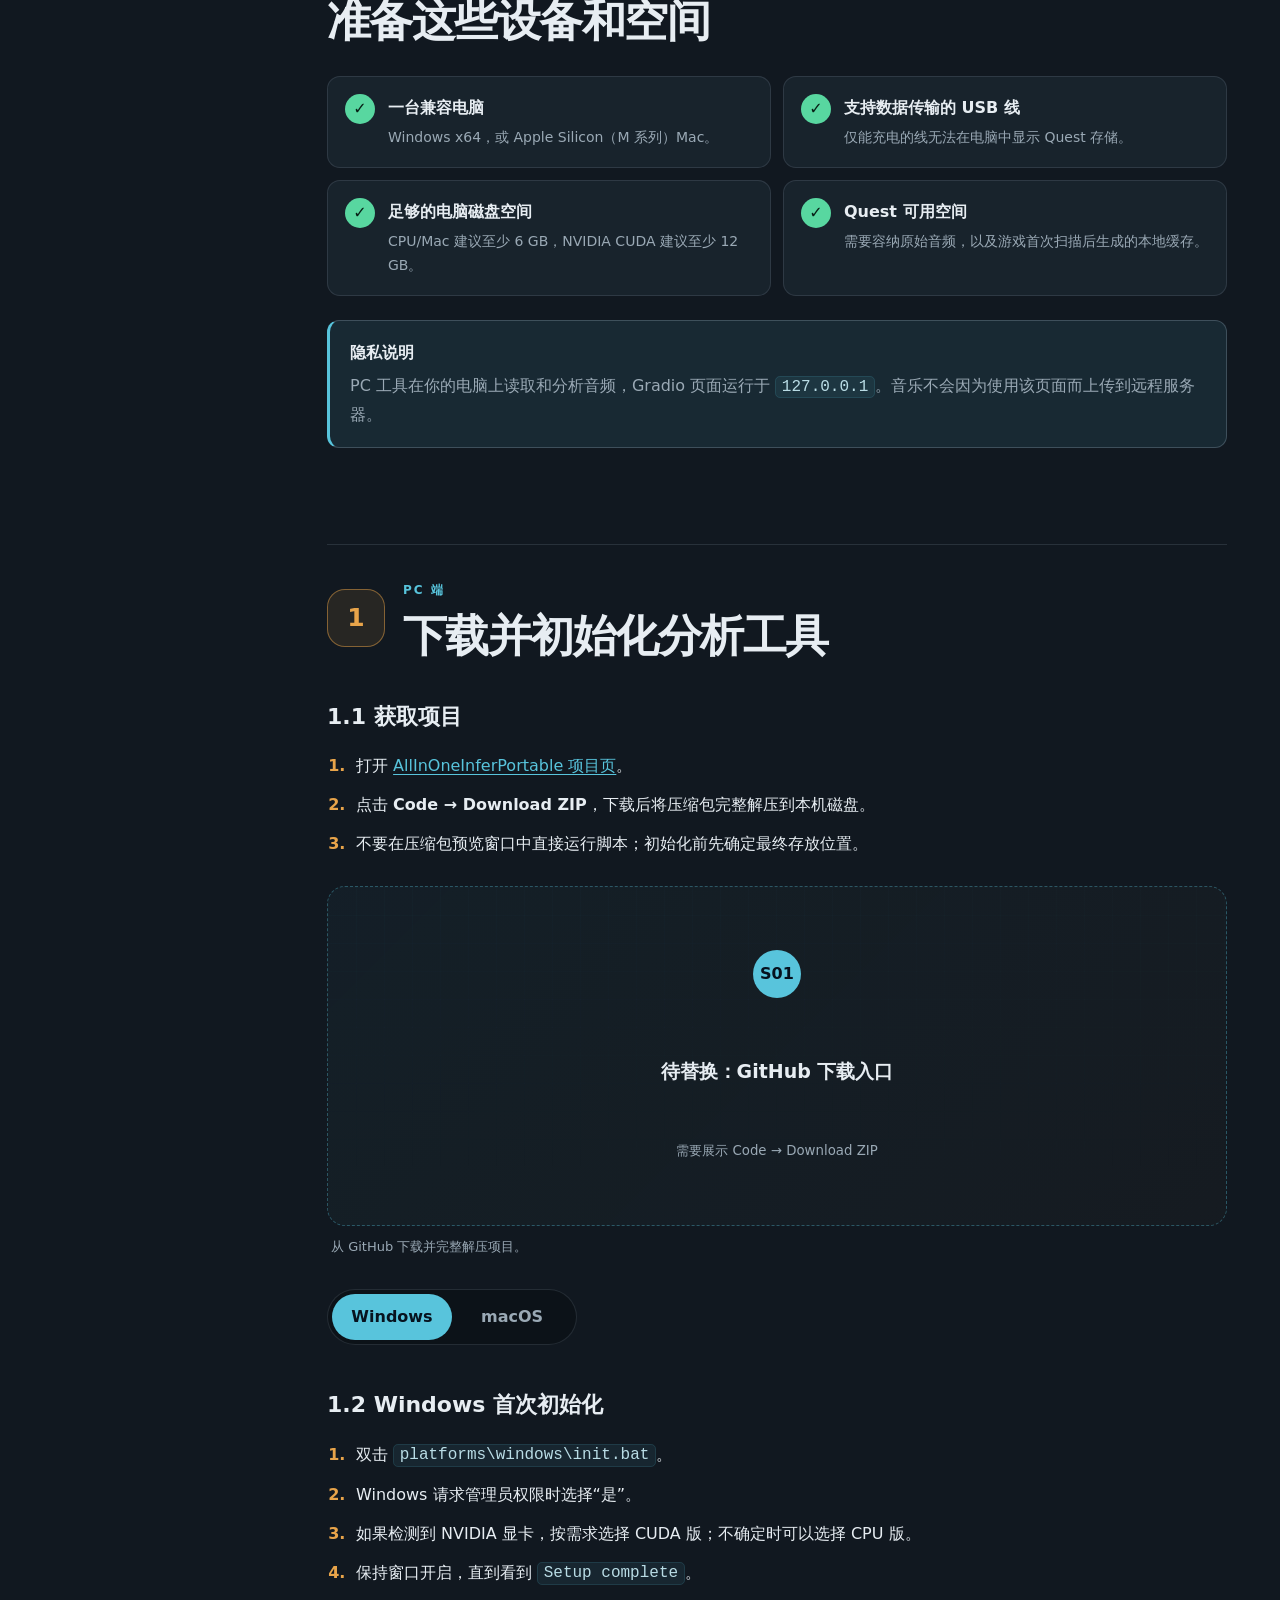
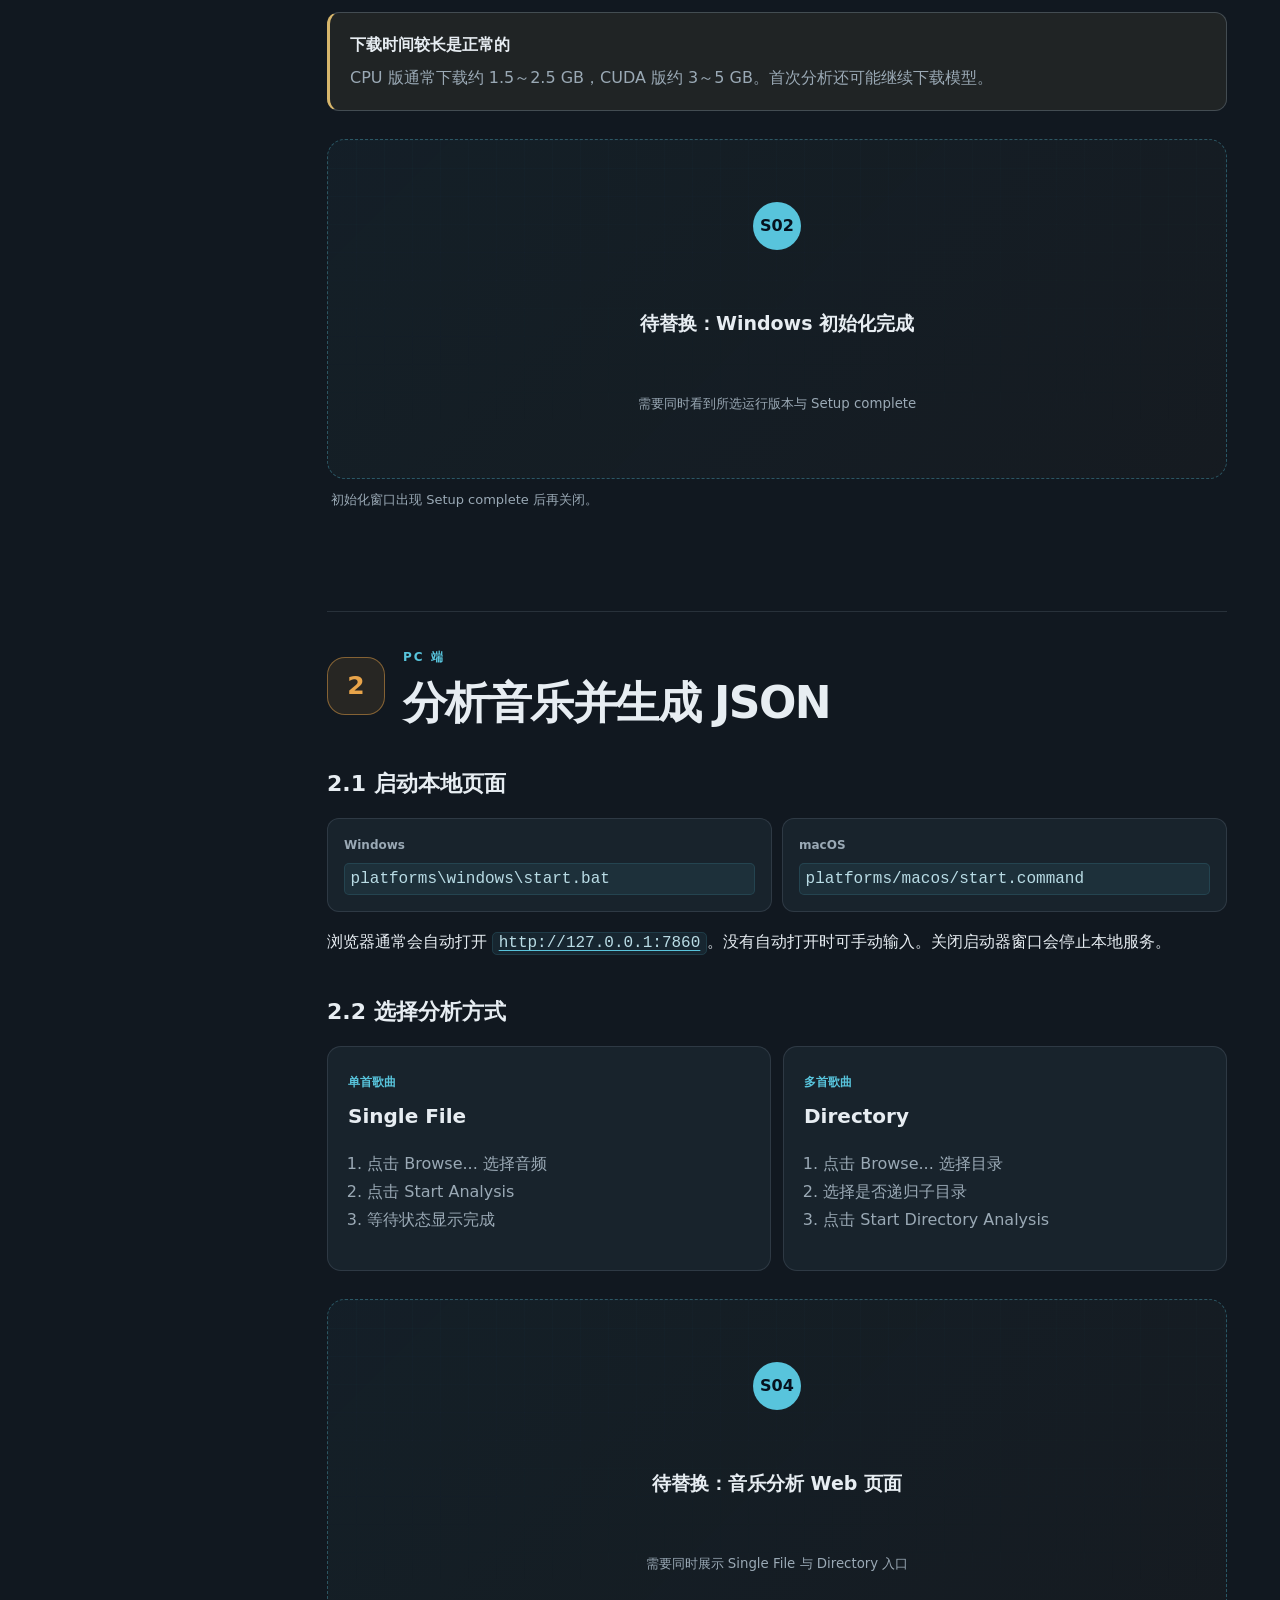
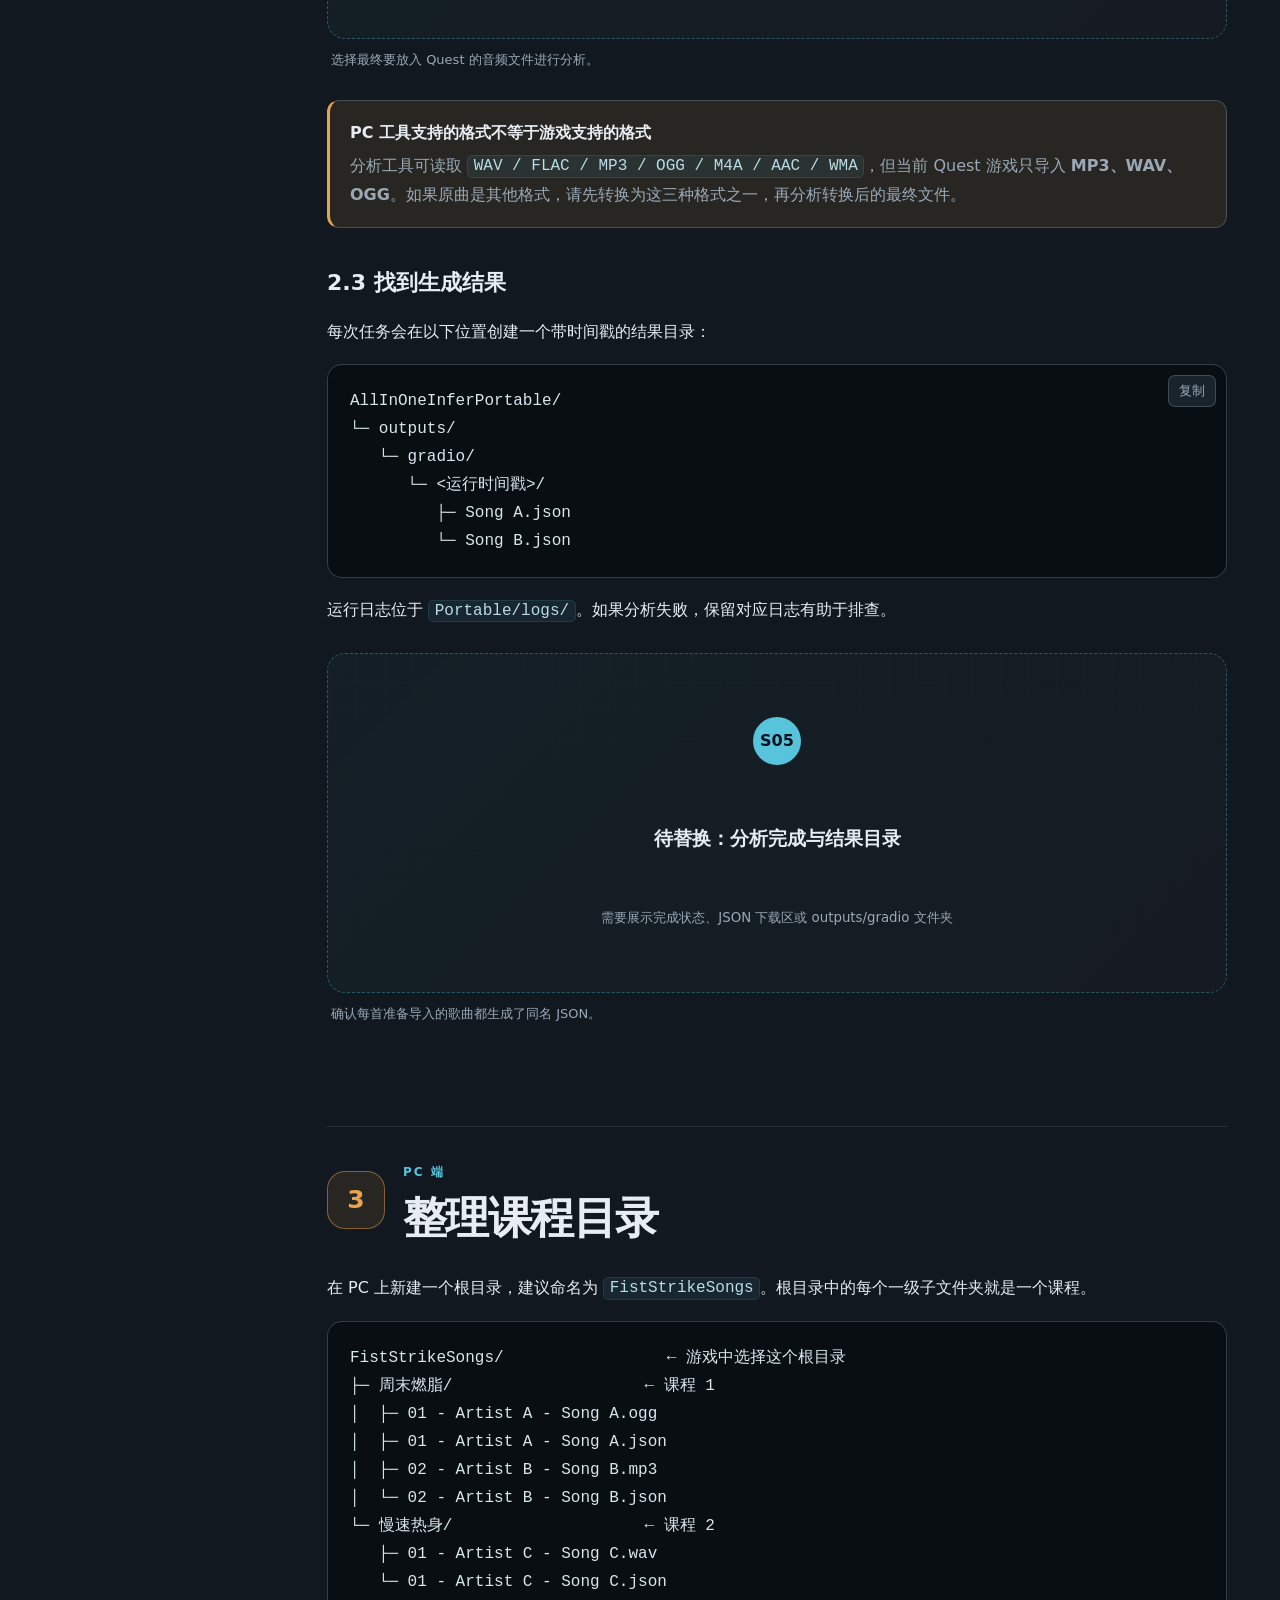
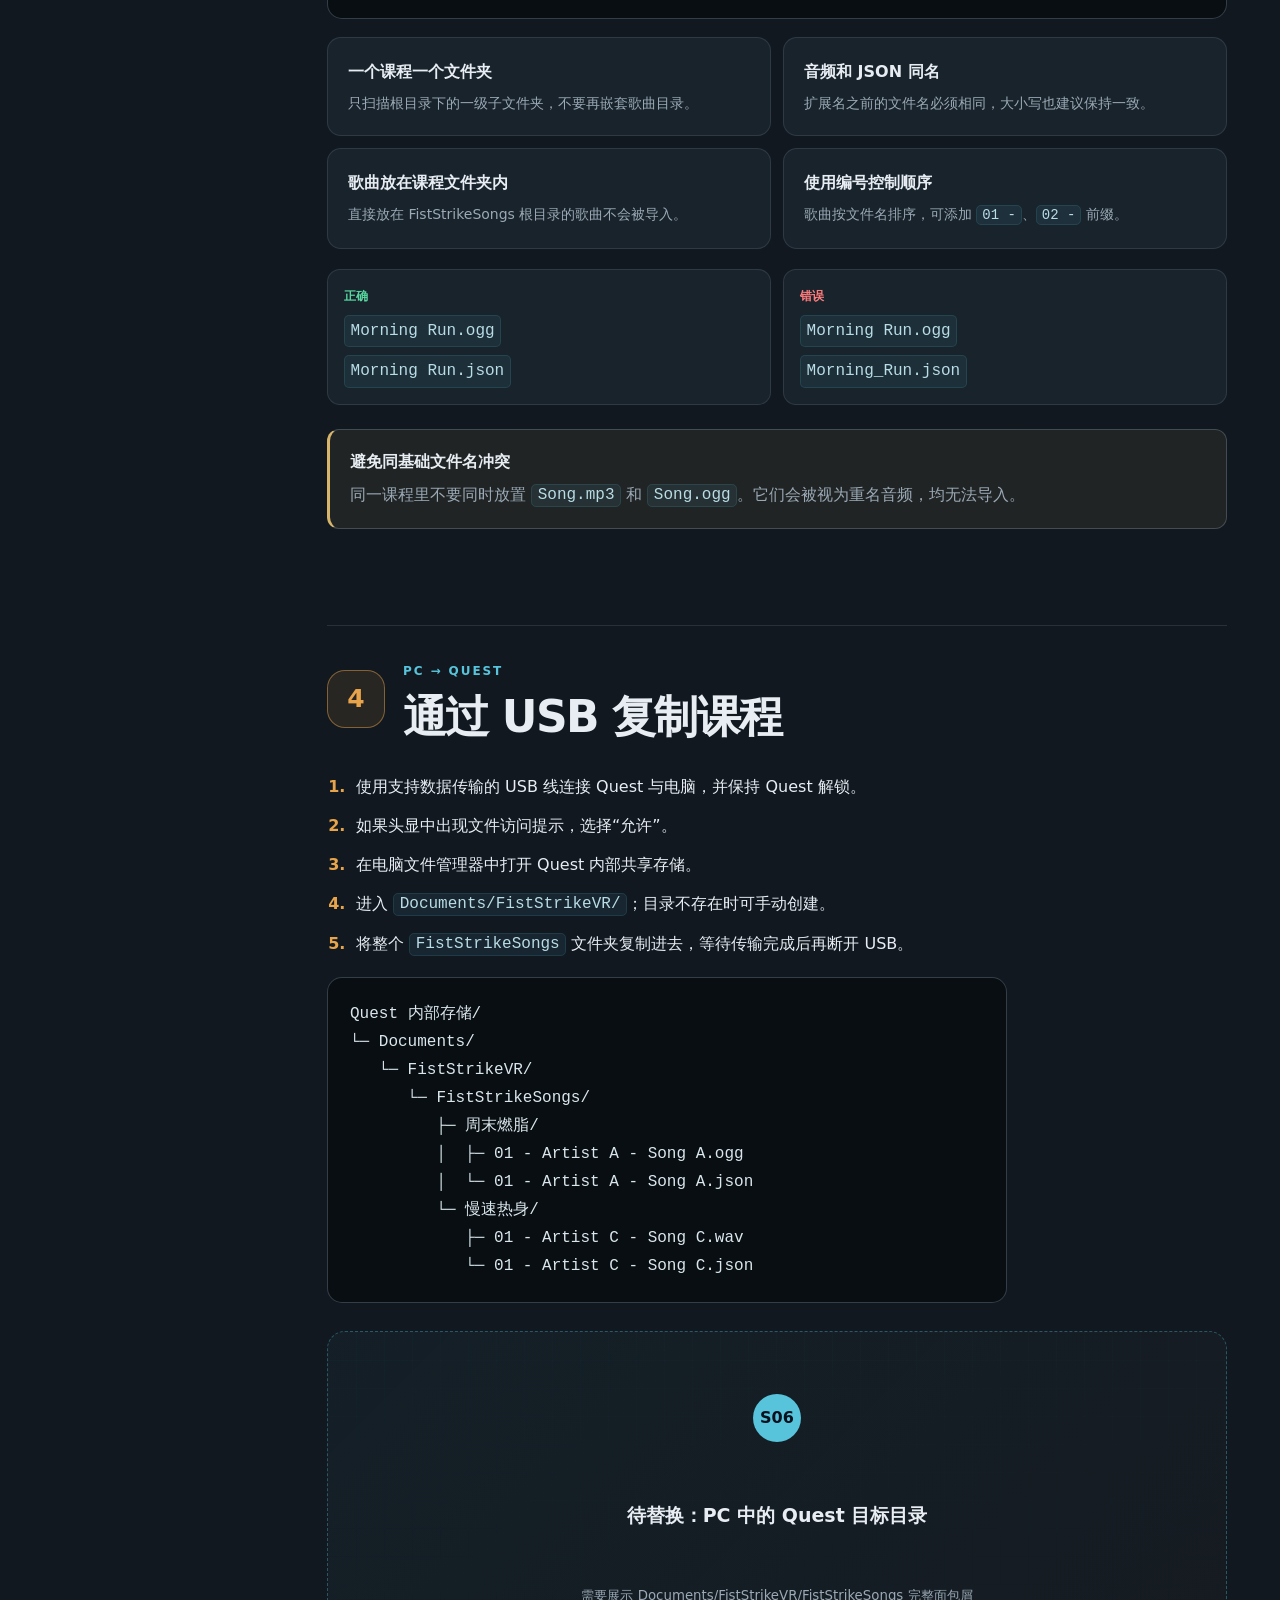
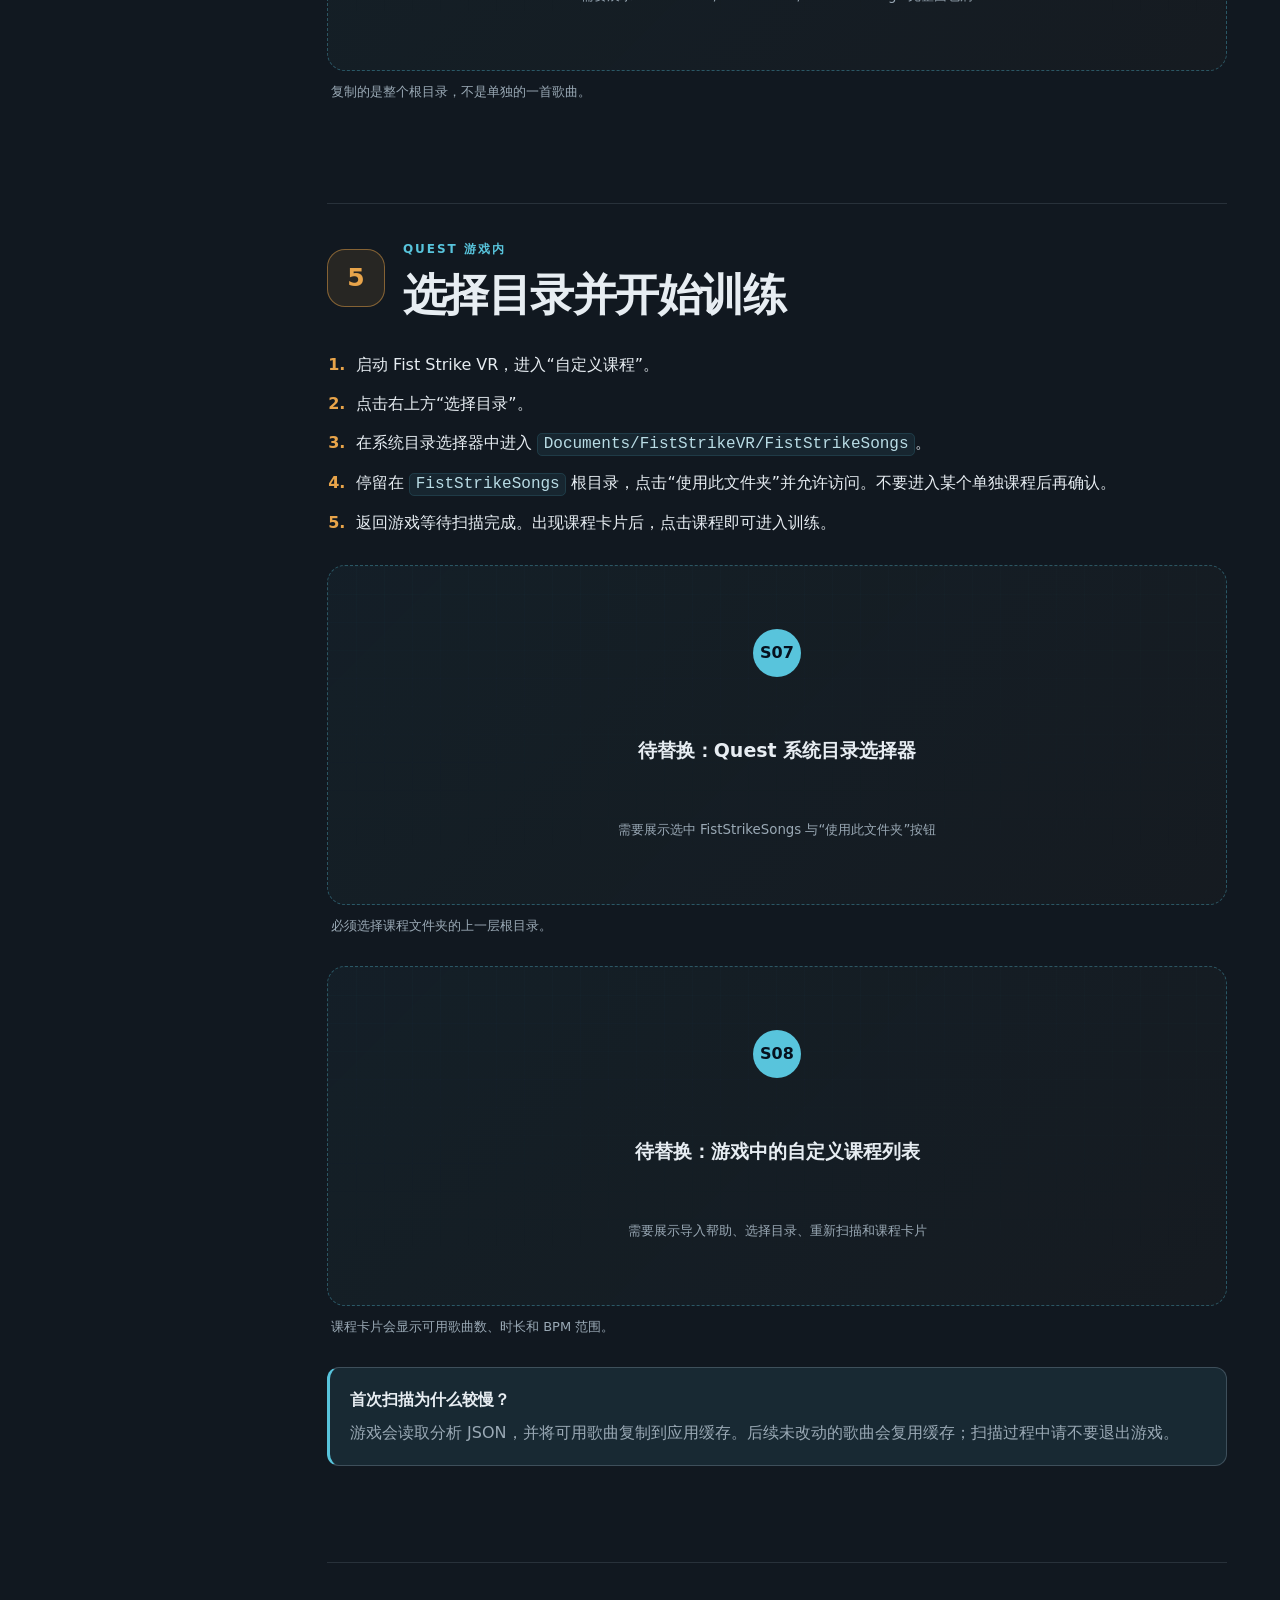
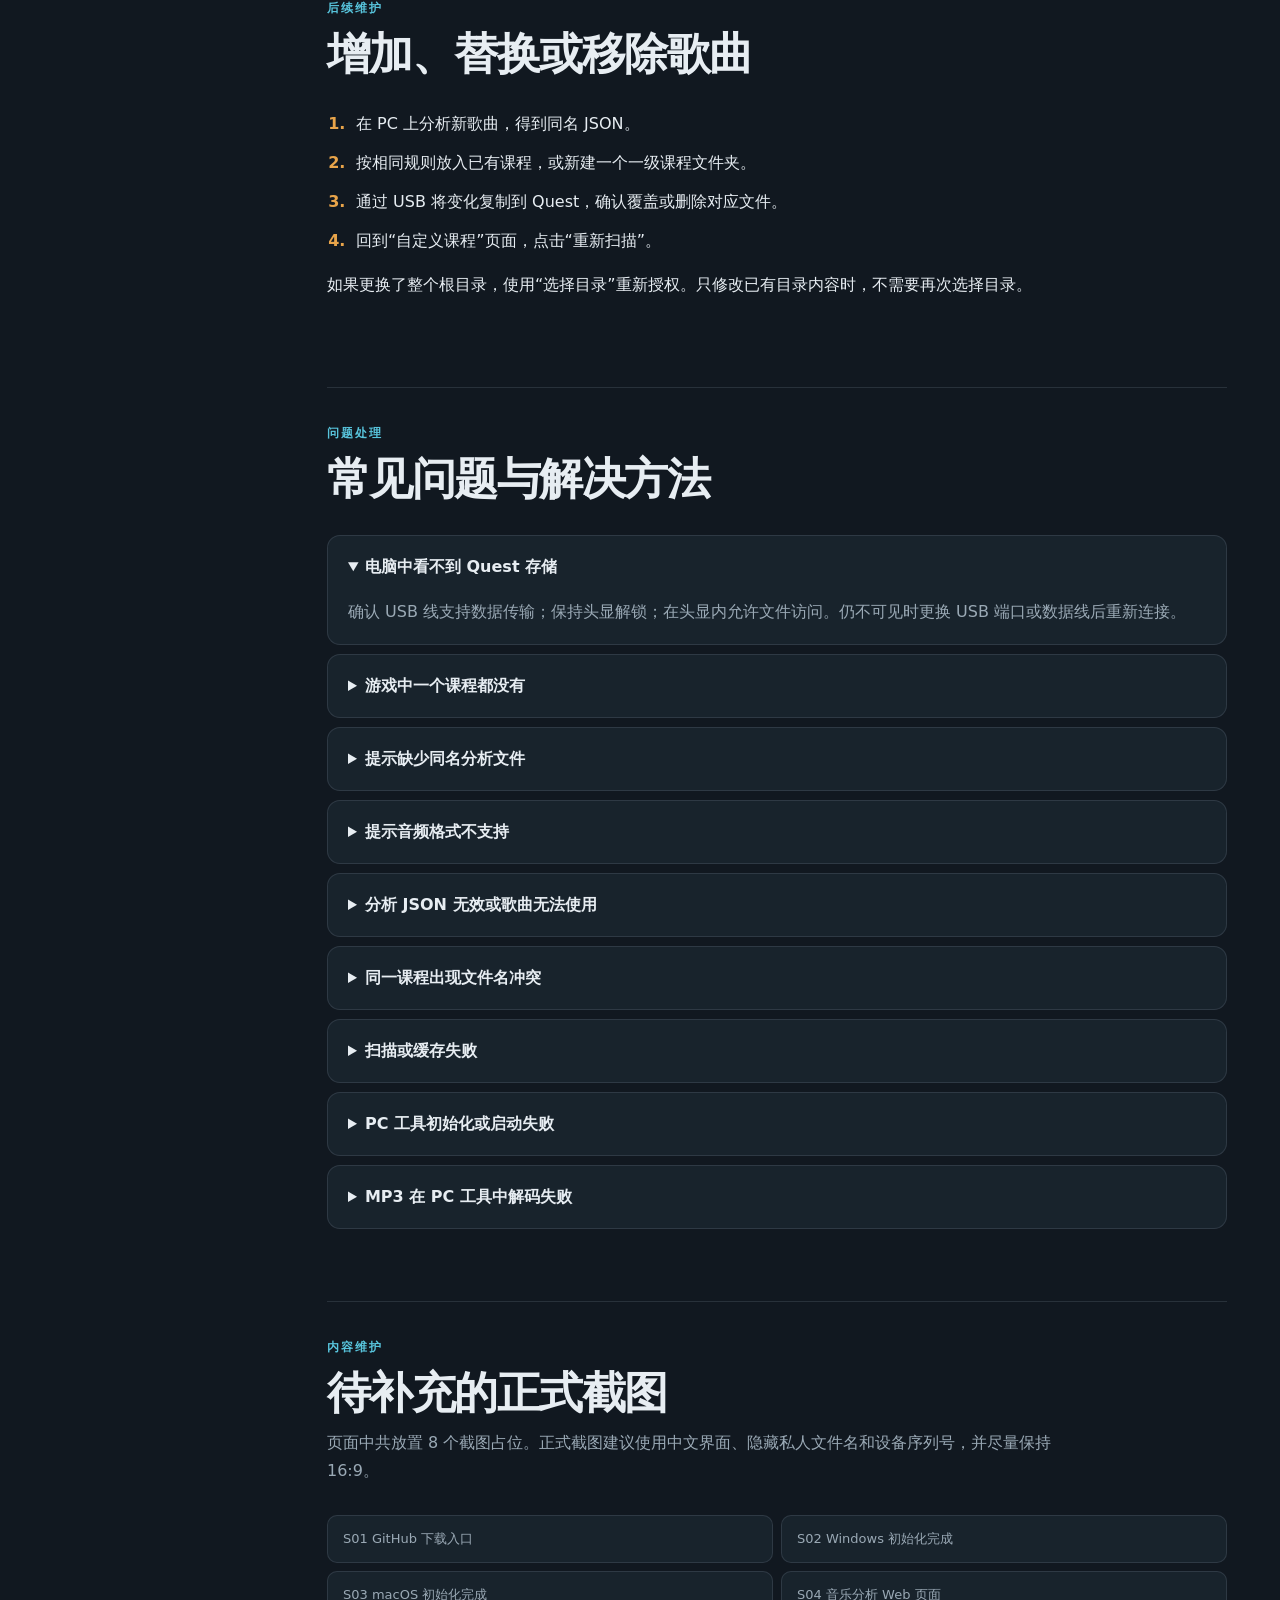
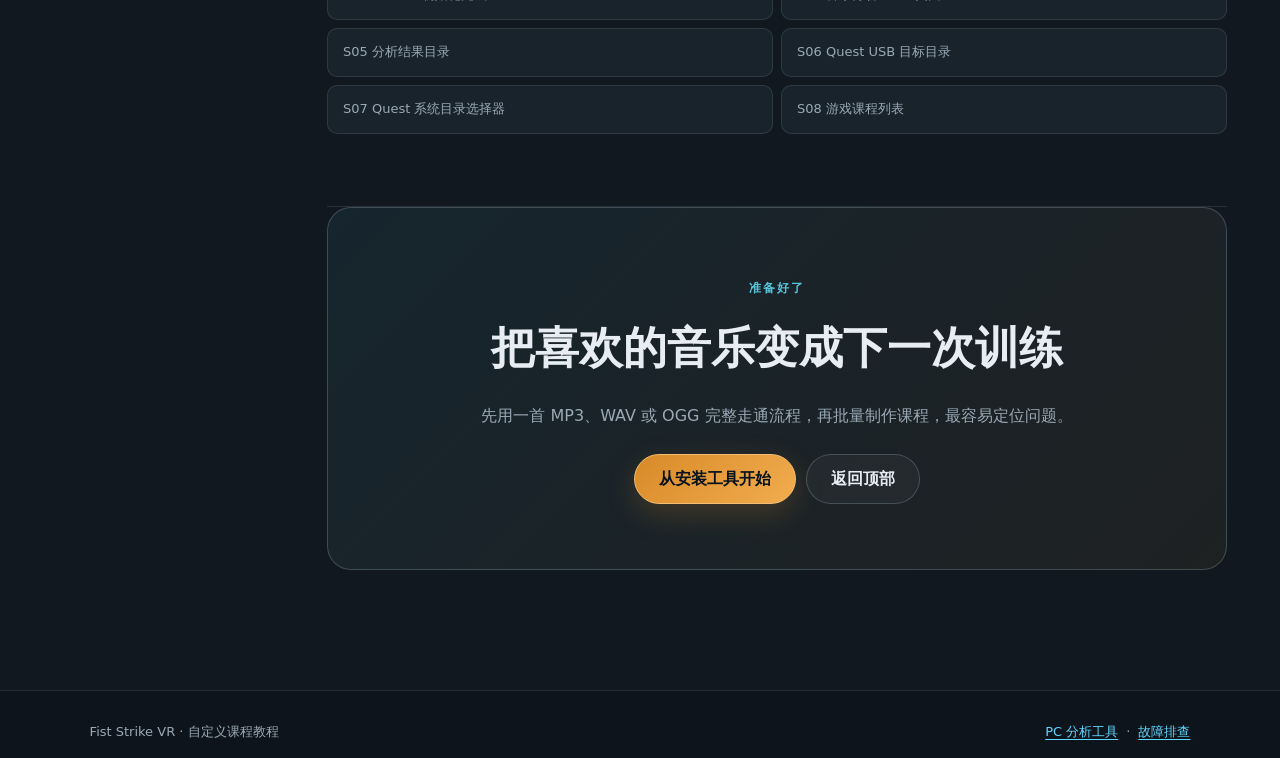
<file: web/diy/zh/index.html>
<!doctype html>
<html lang="zh-CN">
<head>
  <meta charset="utf-8">
  <meta name="viewport" content="width=device-width, initial-scale=1">
  <meta name="theme-color" content="#071728">
  <meta name="description" content="Fist Strike VR 自定义课程完整教程：在 PC 上分析音乐、整理课程，通过 USB 导入 Quest 并开始训练。">
  <meta property="og:title" content="Fist Strike VR 自定义课程教程">
  <meta property="og:description" content="用自己的音乐创建拳击训练课程。">
  <meta property="og:type" content="website">
  <meta property="og:url" content="https://vic-gz.github.io/fsvr/diy/zh/">
  <link rel="canonical" href="https://vic-gz.github.io/fsvr/diy/zh/">
  <link rel="alternate" hreflang="en" href="https://vic-gz.github.io/fsvr/diy/">
  <link rel="alternate" hreflang="zh-CN" href="https://vic-gz.github.io/fsvr/diy/zh/">
  <link rel="stylesheet" href="../styles.css">
  <noscript><style>.tab-panel[hidden]{display:block !important}.tab-list{display:none !important}</style></noscript>
  <title>自定义课程教程 · Fist Strike VR</title>
</head>
<body>
  <a class="skip-link" href="#main-content">跳到正文</a>

  <header class="site-header">
    <a class="brand" href="#top" aria-label="返回页面顶部">
      <span class="brand-mark" aria-hidden="true">FS</span>
      <span>
        <strong>Fist Strike VR</strong>
        <small>自定义课程教程</small>
      </span>
    </a>
    <nav class="header-actions" aria-label="页面操作">
      <a class="button button-ghost desktop-action" href="../../zh/">游戏首页</a>
      <a class="button button-ghost desktop-action" href="https://github.com/vic-gz/AllInOneInferPortable" target="_blank" rel="noopener noreferrer">PC 工具</a>
      <a class="language-switch" href="../" lang="en" hreflang="en" aria-label="Switch to English">EN</a>
      <a class="button button-primary" href="#quick-start">开始教程</a>
    </nav>
  </header>

  <main id="main-content">
    <section class="hero" id="top">
      <div class="hero-copy">
        <span class="eyebrow">本机分析 · USB 导入 · 无需上传音乐</span>
        <h1>用自己的音乐<br><span>创建拳击训练课程</span></h1>
        <p>在 PC 上生成节拍分析文件，将音乐和 JSON 按课程整理后复制到 Quest。按本页从上到下操作，第一次也能顺利完成。</p>
        <div class="hero-actions">
          <a class="button button-primary button-large" href="#quick-start">查看 5 步流程</a>
          <a class="button button-ghost button-large" href="#troubleshooting">遇到问题</a>
        </div>
        <ul class="hero-facts" aria-label="功能特点">
          <li>Windows x64 / Apple Silicon Mac</li>
          <li>Quest 2 / Quest 3 / Quest 3S</li>
          <li>游戏支持 MP3、WAV、OGG</li>
        </ul>
      </div>
      <div class="hero-visual" aria-hidden="true">
        <div class="orbit orbit-one"></div>
        <div class="orbit orbit-two"></div>
        <div class="hero-card">
          <span class="hero-card-label">你的课程</span>
          <strong>周末燃脂</strong>
          <div class="waveform"><i></i><i></i><i></i><i></i><i></i><i></i><i></i><i></i><i></i><i></i><i></i><i></i></div>
          <div class="hero-card-meta"><span>8 首</span><span>128–154 BPM</span><span>32 分钟</span></div>
        </div>
      </div>
    </section>

    <div class="page-shell">
      <aside class="toc" aria-label="教程目录">
        <p class="toc-title">教程目录</p>
        <a href="#quick-start">快速流程</a>
        <a href="#prepare">准备工作</a>
        <a href="#install">1. 安装 PC 工具</a>
        <a href="#analyze">2. 分析音乐</a>
        <a href="#organize">3. 整理课程目录</a>
        <a href="#usb">4. USB 复制到 Quest</a>
        <a href="#quest">5. 游戏内导入</a>
        <a href="#update">更新已有课程</a>
        <a href="#troubleshooting">故障排查</a>
        <a href="#screenshots">截图清单</a>
      </aside>

      <article class="guide">
        <section class="guide-section" id="quick-start">
          <div class="section-heading">
            <span class="section-kicker">先看全流程</span>
            <h2>五步就能开始训练</h2>
            <p>首次设置耗时主要在 PC 工具下载环境和模型。完成一次后，后续添加歌曲只需分析、复制和重新扫描。</p>
          </div>
          <ol class="flow-grid">
            <li><span>01</span><strong>安装工具</strong><small>在 PC 上完成一次初始化</small></li>
            <li><span>02</span><strong>分析音乐</strong><small>为每首歌生成同名 JSON</small></li>
            <li><span>03</span><strong>整理课程</strong><small>一个课程对应一个文件夹</small></li>
            <li><span>04</span><strong>USB 复制</strong><small>复制到 Quest 内部存储</small></li>
            <li><span>05</span><strong>选择目录</strong><small>扫描课程并直接开练</small></li>
          </ol>
          <div class="callout callout-important">
            <strong>最重要的规则</strong>
            <p>每首音频必须和一个 <b>基础文件名完全相同</b>的 JSON 放在同一课程文件夹中。例如 <code>Song A.ogg</code> 对应 <code>Song A.json</code>。</p>
          </div>
        </section>

        <section class="guide-section" id="prepare">
          <div class="section-heading">
            <span class="section-kicker">开始之前</span>
            <h2>准备这些设备和空间</h2>
          </div>
          <div class="check-grid">
            <div class="check-card"><span>✓</span><div><strong>一台兼容电脑</strong><p>Windows x64，或 Apple Silicon（M 系列）Mac。</p></div></div>
            <div class="check-card"><span>✓</span><div><strong>支持数据传输的 USB 线</strong><p>仅能充电的线无法在电脑中显示 Quest 存储。</p></div></div>
            <div class="check-card"><span>✓</span><div><strong>足够的电脑磁盘空间</strong><p>CPU/Mac 建议至少 6 GB，NVIDIA CUDA 建议至少 12 GB。</p></div></div>
            <div class="check-card"><span>✓</span><div><strong>Quest 可用空间</strong><p>需要容纳原始音频，以及游戏首次扫描后生成的本地缓存。</p></div></div>
          </div>
          <div class="callout">
            <strong>隐私说明</strong>
            <p>PC 工具在你的电脑上读取和分析音频，Gradio 页面运行于 <code>127.0.0.1</code>。音乐不会因为使用该页面而上传到远程服务器。</p>
          </div>
        </section>

        <section class="guide-section" id="install">
          <div class="section-heading numbered-heading">
            <span class="step-number">1</span>
            <div><span class="section-kicker">PC 端</span><h2>下载并初始化分析工具</h2></div>
          </div>

          <h3>1.1 获取项目</h3>
          <ol class="steps">
            <li>打开 <a href="https://github.com/vic-gz/AllInOneInferPortable" target="_blank" rel="noopener noreferrer">AllInOneInferPortable 项目页</a>。</li>
            <li>点击 <b>Code → Download ZIP</b>，下载后将压缩包完整解压到本机磁盘。</li>
            <li>不要在压缩包预览窗口中直接运行脚本；初始化前先确定最终存放位置。</li>
          </ol>
          <figure class="shot-placeholder" data-shot="S01">
            <div><span>S01</span><strong>待替换：GitHub 下载入口</strong><small>需要展示 Code → Download ZIP</small></div>
            <figcaption>从 GitHub 下载并完整解压项目。</figcaption>
          </figure>

          <div class="platform-tabs" data-tabs>
            <div class="tab-list" role="tablist" aria-label="选择电脑平台">
              <button class="tab-button is-active" type="button" role="tab" aria-selected="true" data-tab="windows">Windows</button>
              <button class="tab-button" type="button" role="tab" aria-selected="false" data-tab="macos">macOS</button>
            </div>
            <div class="tab-panel is-active" role="tabpanel" data-panel="windows">
              <h3>1.2 Windows 首次初始化</h3>
              <ol class="steps">
                <li>双击 <code>platforms\windows\init.bat</code>。</li>
                <li>Windows 请求管理员权限时选择“是”。</li>
                <li>如果检测到 NVIDIA 显卡，按需求选择 CUDA 版；不确定时可以选择 CPU 版。</li>
                <li>保持窗口开启，直到看到 <code>Setup complete</code>。</li>
              </ol>
              <div class="callout callout-warning"><strong>下载时间较长是正常的</strong><p>CPU 版通常下载约 1.5～2.5 GB，CUDA 版约 3～5 GB。首次分析还可能继续下载模型。</p></div>
              <figure class="shot-placeholder" data-shot="S02">
                <div><span>S02</span><strong>待替换：Windows 初始化完成</strong><small>需要同时看到所选运行版本与 Setup complete</small></div>
                <figcaption>初始化窗口出现 Setup complete 后再关闭。</figcaption>
              </figure>
            </div>
            <div class="tab-panel" role="tabpanel" data-panel="macos" hidden>
              <h3>1.2 macOS 首次初始化</h3>
              <p>仅支持 Apple Silicon（M 系列）Mac。在项目目录打开终端，执行：</p>
              <div class="code-block"><pre><code>chmod +x platforms/macos/init.command platforms/macos/start.command
./platforms/macos/init.command</code></pre><button class="copy-button" type="button" data-copy>复制</button></div>
              <p>如果 Gatekeeper 阻止运行，可在 Finder 中右键 <code>init.command</code>，选择“打开”并确认一次。等待出现 <code>Setup complete</code>。</p>
              <figure class="shot-placeholder" data-shot="S03">
                <div><span>S03</span><strong>待替换：macOS 初始化完成</strong><small>需要展示终端命令与 Setup complete</small></div>
                <figcaption>Apple Silicon Mac 会优先使用 MPS 加速。</figcaption>
              </figure>
            </div>
          </div>
        </section>

        <section class="guide-section" id="analyze">
          <div class="section-heading numbered-heading">
            <span class="step-number">2</span>
            <div><span class="section-kicker">PC 端</span><h2>分析音乐并生成 JSON</h2></div>
          </div>

          <h3>2.1 启动本地页面</h3>
          <div class="command-grid">
            <div><span>Windows</span><code>platforms\windows\start.bat</code></div>
            <div><span>macOS</span><code>platforms/macos/start.command</code></div>
          </div>
          <p>浏览器通常会自动打开 <a href="http://127.0.0.1:7860" target="_blank" rel="noopener noreferrer"><code>http://127.0.0.1:7860</code></a>。没有自动打开时可手动输入。关闭启动器窗口会停止本地服务。</p>

          <h3>2.2 选择分析方式</h3>
          <div class="choice-grid">
            <div class="choice-card"><span>单首歌曲</span><h4>Single File</h4><ol><li>点击 Browse... 选择音频</li><li>点击 Start Analysis</li><li>等待状态显示完成</li></ol></div>
            <div class="choice-card"><span>多首歌曲</span><h4>Directory</h4><ol><li>点击 Browse... 选择目录</li><li>选择是否递归子目录</li><li>点击 Start Directory Analysis</li></ol></div>
          </div>
          <figure class="shot-placeholder" data-shot="S04">
            <div><span>S04</span><strong>待替换：音乐分析 Web 页面</strong><small>需要同时展示 Single File 与 Directory 入口</small></div>
            <figcaption>选择最终要放入 Quest 的音频文件进行分析。</figcaption>
          </figure>

          <div class="callout callout-important">
            <strong>PC 工具支持的格式不等于游戏支持的格式</strong>
            <p>分析工具可读取 <code>WAV / FLAC / MP3 / OGG / M4A / AAC / WMA</code>，但当前 Quest 游戏只导入 <b>MP3、WAV、OGG</b>。如果原曲是其他格式，请先转换为这三种格式之一，再分析转换后的最终文件。</p>
          </div>

          <h3>2.3 找到生成结果</h3>
          <p>每次任务会在以下位置创建一个带时间戳的结果目录：</p>
          <div class="code-block"><pre><code>AllInOneInferPortable/
└─ outputs/
   └─ gradio/
      └─ &lt;运行时间戳&gt;/
         ├─ Song A.json
         └─ Song B.json</code></pre><button class="copy-button" type="button" data-copy>复制</button></div>
          <p>运行日志位于 <code>Portable/logs/</code>。如果分析失败，保留对应日志有助于排查。</p>
          <figure class="shot-placeholder" data-shot="S05">
            <div><span>S05</span><strong>待替换：分析完成与结果目录</strong><small>需要展示完成状态、JSON 下载区或 outputs/gradio 文件夹</small></div>
            <figcaption>确认每首准备导入的歌曲都生成了同名 JSON。</figcaption>
          </figure>
        </section>

        <section class="guide-section" id="organize">
          <div class="section-heading numbered-heading">
            <span class="step-number">3</span>
            <div><span class="section-kicker">PC 端</span><h2>整理课程目录</h2></div>
          </div>
          <p>在 PC 上新建一个根目录，建议命名为 <code>FistStrikeSongs</code>。根目录中的每个一级子文件夹就是一个课程。</p>
          <div class="tree-card" aria-label="正确的课程目录示例">
            <pre><code>FistStrikeSongs/                 ← 游戏中选择这个根目录
├─ 周末燃脂/                    ← 课程 1
│  ├─ 01 - Artist A - Song A.ogg
│  ├─ 01 - Artist A - Song A.json
│  ├─ 02 - Artist B - Song B.mp3
│  └─ 02 - Artist B - Song B.json
└─ 慢速热身/                    ← 课程 2
   ├─ 01 - Artist C - Song C.wav
   └─ 01 - Artist C - Song C.json</code></pre>
          </div>
          <div class="rules-grid">
            <div><b>一个课程一个文件夹</b><p>只扫描根目录下的一级子文件夹，不要再嵌套歌曲目录。</p></div>
            <div><b>音频和 JSON 同名</b><p>扩展名之前的文件名必须相同，大小写也建议保持一致。</p></div>
            <div><b>歌曲放在课程文件夹内</b><p>直接放在 FistStrikeSongs 根目录的歌曲不会被导入。</p></div>
            <div><b>使用编号控制顺序</b><p>歌曲按文件名排序，可添加 <code>01 -</code>、<code>02 -</code> 前缀。</p></div>
          </div>
          <div class="compare-grid">
            <div class="compare good"><span>正确</span><code>Morning Run.ogg</code><code>Morning Run.json</code></div>
            <div class="compare bad"><span>错误</span><code>Morning Run.ogg</code><code>Morning_Run.json</code></div>
          </div>
          <div class="callout callout-warning"><strong>避免同基础文件名冲突</strong><p>同一课程里不要同时放置 <code>Song.mp3</code> 和 <code>Song.ogg</code>。它们会被视为重名音频，均无法导入。</p></div>
        </section>

        <section class="guide-section" id="usb">
          <div class="section-heading numbered-heading">
            <span class="step-number">4</span>
            <div><span class="section-kicker">PC → Quest</span><h2>通过 USB 复制课程</h2></div>
          </div>
          <ol class="steps">
            <li>使用支持数据传输的 USB 线连接 Quest 与电脑，并保持 Quest 解锁。</li>
            <li>如果头显中出现文件访问提示，选择“允许”。</li>
            <li>在电脑文件管理器中打开 Quest 内部共享存储。</li>
            <li>进入 <code>Documents/FistStrikeVR/</code>；目录不存在时可手动创建。</li>
            <li>将整个 <code>FistStrikeSongs</code> 文件夹复制进去，等待传输完成后再断开 USB。</li>
          </ol>
          <div class="tree-card compact" aria-label="Quest 内的目标目录">
            <pre><code>Quest 内部存储/
└─ Documents/
   └─ FistStrikeVR/
      └─ FistStrikeSongs/
         ├─ 周末燃脂/
         │  ├─ 01 - Artist A - Song A.ogg
         │  └─ 01 - Artist A - Song A.json
         └─ 慢速热身/
            ├─ 01 - Artist C - Song C.wav
            └─ 01 - Artist C - Song C.json</code></pre>
          </div>
          <figure class="shot-placeholder" data-shot="S06">
            <div><span>S06</span><strong>待替换：PC 中的 Quest 目标目录</strong><small>需要展示 Documents/FistStrikeVR/FistStrikeSongs 完整面包屑</small></div>
            <figcaption>复制的是整个根目录，不是单独的一首歌曲。</figcaption>
          </figure>
        </section>

        <section class="guide-section" id="quest">
          <div class="section-heading numbered-heading">
            <span class="step-number">5</span>
            <div><span class="section-kicker">Quest 游戏内</span><h2>选择目录并开始训练</h2></div>
          </div>
          <ol class="steps">
            <li>启动 Fist Strike VR，进入“自定义课程”。</li>
            <li>点击右上方“选择目录”。</li>
            <li>在系统目录选择器中进入 <code>Documents/FistStrikeVR/FistStrikeSongs</code>。</li>
            <li>停留在 <code>FistStrikeSongs</code> 根目录，点击“使用此文件夹”并允许访问。不要进入某个单独课程后再确认。</li>
            <li>返回游戏等待扫描完成。出现课程卡片后，点击课程即可进入训练。</li>
          </ol>
          <figure class="shot-placeholder" data-shot="S07">
            <div><span>S07</span><strong>待替换：Quest 系统目录选择器</strong><small>需要展示选中 FistStrikeSongs 与“使用此文件夹”按钮</small></div>
            <figcaption>必须选择课程文件夹的上一层根目录。</figcaption>
          </figure>
          <figure class="shot-placeholder" data-shot="S08">
            <div><span>S08</span><strong>待替换：游戏中的自定义课程列表</strong><small>需要展示导入帮助、选择目录、重新扫描和课程卡片</small></div>
            <figcaption>课程卡片会显示可用歌曲数、时长和 BPM 范围。</figcaption>
          </figure>
          <div class="callout"><strong>首次扫描为什么较慢？</strong><p>游戏会读取分析 JSON，并将可用歌曲复制到应用缓存。后续未改动的歌曲会复用缓存；扫描过程中请不要退出游戏。</p></div>
        </section>

        <section class="guide-section" id="update">
          <div class="section-heading">
            <span class="section-kicker">后续维护</span>
            <h2>增加、替换或移除歌曲</h2>
          </div>
          <ol class="steps">
            <li>在 PC 上分析新歌曲，得到同名 JSON。</li>
            <li>按相同规则放入已有课程，或新建一个一级课程文件夹。</li>
            <li>通过 USB 将变化复制到 Quest，确认覆盖或删除对应文件。</li>
            <li>回到“自定义课程”页面，点击“重新扫描”。</li>
          </ol>
          <p>如果更换了整个根目录，使用“选择目录”重新授权。只修改已有目录内容时，不需要再次选择目录。</p>
        </section>

        <section class="guide-section" id="troubleshooting">
          <div class="section-heading">
            <span class="section-kicker">问题处理</span>
            <h2>常见问题与解决方法</h2>
          </div>
          <div class="faq-list">
            <details open><summary>电脑中看不到 Quest 存储</summary><div><p>确认 USB 线支持数据传输；保持头显解锁；在头显内允许文件访问。仍不可见时更换 USB 端口或数据线后重新连接。</p></div></details>
            <details><summary>游戏中一个课程都没有</summary><div><p>确认选择的是 <code>FistStrikeSongs</code> 根目录，其下至少有一个一级课程文件夹；歌曲不能直接放在根目录，也不会递归扫描更深层目录。</p></div></details>
            <details><summary>提示缺少同名分析文件</summary><div><p>检查音频与 JSON 是否位于同一课程文件夹，并确保扩展名之前完全同名。例如 <code>Song.mp3</code> 必须对应 <code>Song.json</code>。</p></div></details>
            <details><summary>提示音频格式不支持</summary><div><p>Quest 端当前只支持 MP3、WAV 和 OGG。请在 PC 上转换格式，并针对转换后的最终音频重新生成 JSON。</p></div></details>
            <details><summary>分析 JSON 无效或歌曲无法使用</summary><div><p>删除旧 JSON，使用最新 PC 工具重新分析对应音频。不要手动改写 JSON 内容。若音频曾被替换，也应重新生成 JSON。</p></div></details>
            <details><summary>同一课程出现文件名冲突</summary><div><p>不要让两个不同格式的音频使用相同基础文件名。分别重命名音频，并重新生成与新名称匹配的 JSON。</p></div></details>
            <details><summary>扫描或缓存失败</summary><div><p>检查 Quest 可用空间，确保复制已完成，再重新扫描。必要时缩小单次课程规模并重试。</p></div></details>
            <details><summary>PC 工具初始化或启动失败</summary><div><p>重新运行当前平台的初始化脚本，检查网络、磁盘空间和 <code>Portable/logs/</code>。Windows 的 WinError 5 请检查 UAC、Windows 安全中心和杀毒软件；macOS 权限问题可重新执行 <code>chmod +x platforms/macos/*.command</code>。</p></div></details>
            <details><summary>MP3 在 PC 工具中解码失败</summary><div><p>安装 FFmpeg，或将音频转换为 WAV/OGG 后重新分析。不要从非官方网站单独下载 DLL。</p></div></details>
          </div>
        </section>

        <section class="guide-section screenshot-section" id="screenshots">
          <div class="section-heading">
            <span class="section-kicker">内容维护</span>
            <h2>待补充的正式截图</h2>
            <p>页面中共放置 8 个截图占位。正式截图建议使用中文界面、隐藏私人文件名和设备序列号，并尽量保持 16:9。</p>
          </div>
          <div class="shot-list">
            <span>S01 GitHub 下载入口</span><span>S02 Windows 初始化完成</span><span>S03 macOS 初始化完成</span><span>S04 音乐分析 Web 页面</span><span>S05 分析结果目录</span><span>S06 Quest USB 目标目录</span><span>S07 Quest 系统目录选择器</span><span>S08 游戏课程列表</span>
          </div>
        </section>

        <section class="guide-section final-cta">
          <span class="section-kicker">准备好了</span>
          <h2>把喜欢的音乐变成下一次训练</h2>
          <p>先用一首 MP3、WAV 或 OGG 完整走通流程，再批量制作课程，最容易定位问题。</p>
          <div><a class="button button-primary button-large" href="#install">从安装工具开始</a><a class="button button-ghost button-large" href="#top">返回顶部</a></div>
        </section>
      </article>
    </div>
  </main>

  <footer class="site-footer">
    <p>Fist Strike VR · 自定义课程教程</p>
    <p><a href="https://github.com/vic-gz/AllInOneInferPortable" target="_blank" rel="noopener noreferrer">PC 分析工具</a><span>·</span><a href="#troubleshooting">故障排查</a></p>
  </footer>

  <script src="../app.js" defer></script>
</body>
</html>
</file>
<file: docs/styles.css>
:root {
  color-scheme: dark;
  --bg: #0a2233;
  --bg-deep: #061824;
  --panel: #12364a;
  --line: rgba(137, 222, 252, .2);
  --text: #f7fbff;
  --muted: #adc5d2;
  --cyan: #52d9ff;
  --cyan-bright: #bff4ff;
  --orange: #ffb44c;
  --orange-bright: #ffe0a6;
  --coral: #ff7064;
  --max: 1180px;
  --radius: 24px;
  font-family: Inter, ui-sans-serif, system-ui, -apple-system, BlinkMacSystemFont, "Segoe UI", "Microsoft YaHei", sans-serif;
}

* { box-sizing: border-box; }
html { scroll-behavior: smooth; scroll-padding-top: 96px; }
body { margin: 0; overflow-x: hidden; color: var(--text); background: var(--bg-deep); }
body::before { content: ""; position: fixed; z-index: -2; inset: 0; background: radial-gradient(circle at 12% 8%, rgba(58, 199, 240, .25), transparent 30%), radial-gradient(circle at 91% 34%, rgba(255, 112, 100, .11), transparent 24%), radial-gradient(circle at 68% 85%, rgba(255, 180, 76, .09), transparent 30%), linear-gradient(180deg, #0a2638 0%, #061824 52%, #092131 100%); }
a { color: inherit; text-decoration: none; }
button, a { -webkit-tap-highlight-color: transparent; }
.skip-link { position: fixed; z-index: 100; top: 12px; left: 12px; padding: 10px 16px; color: #041018; background: var(--cyan); border-radius: 8px; transform: translateY(-150%); }
.skip-link:focus { transform: none; }

.site-header { position: fixed; z-index: 50; top: 0; left: 0; right: 0; display: flex; align-items: center; justify-content: space-between; width: min(calc(100% - 40px), var(--max)); min-height: 72px; margin: 16px auto 0; padding: 10px 12px 10px 18px; border: 1px solid rgba(162, 229, 255, .22); border-radius: 18px; background: rgba(7, 27, 40, .84); box-shadow: 0 16px 50px rgba(0, 0, 0, .2), 0 1px rgba(255, 255, 255, .03); backdrop-filter: blur(18px); }
.brand { display: inline-flex; align-items: center; gap: 11px; min-width: max-content; }
.brand-mark { position: relative; display: inline-flex; align-items: center; justify-content: center; width: 36px; height: 36px; border: 1px solid rgba(105, 220, 255, .6); border-radius: 11px; transform: rotate(-8deg); background: rgba(105, 220, 255, .09); box-shadow: inset 0 0 18px rgba(105, 220, 255, .1); }
.brand-mark i { position: absolute; width: 8px; height: 18px; border-radius: 3px 3px 6px 6px; background: var(--cyan); transform: rotate(22deg) translateX(-4px); }
.brand-mark i + i { height: 15px; background: var(--orange); transform: rotate(-22deg) translateX(5px); }
.brand-copy { display: grid; line-height: 1; }
.brand-copy strong { font-size: 14px; letter-spacing: .15em; }
.brand-copy small { margin-top: 5px; color: var(--muted); font-size: 10px; letter-spacing: .12em; }
.main-nav { display: flex; align-items: center; gap: 26px; color: #afc3cf; font-size: 13px; font-weight: 650; }
.main-nav a { transition: color .2s ease; }
.main-nav a:hover, .main-nav a:focus-visible { color: #fff; }
.language-switch { display: inline-grid; place-items: center; min-width: 38px; height: 34px; padding: 0 9px; color: var(--cyan); border: 1px solid rgba(105, 220, 255, .32); border-radius: 9px; font-size: 11px; font-weight: 900; letter-spacing: .06em; }
.language-switch:hover { color: #041018 !important; background: var(--cyan); }
.main-nav .nav-cta { padding: 10px 14px; color: #041018; border-radius: 10px; background: var(--cyan); }
.main-nav .nav-cta:hover { color: #041018; background: var(--cyan-bright); }

.hero { position: relative; display: grid; grid-template-columns: minmax(0, 1fr) minmax(420px, .92fr); align-items: center; gap: 64px; width: min(calc(100% - 48px), var(--max)); min-height: 820px; margin: 0 auto; padding: 150px 0 80px; }
.hero-glow { position: absolute; z-index: -1; width: 420px; height: 420px; border-radius: 50%; filter: blur(90px); opacity: .18; }
.glow-cyan { top: 120px; left: -280px; background: var(--cyan); }
.glow-orange { right: -330px; bottom: 20px; background: var(--orange); }
.eyebrow { display: flex; align-items: center; gap: 10px; margin: 0 0 20px; color: var(--cyan); font-size: 12px; font-weight: 800; letter-spacing: .16em; text-transform: uppercase; }
.eyebrow > span { width: 24px; height: 2px; background: currentColor; box-shadow: 0 0 12px currentColor; }
.hero h1 { max-width: 700px; margin: 0; font-size: clamp(58px, 7.2vw, 104px); line-height: .94; letter-spacing: -.07em; }
.hero h1 em { color: transparent; font-style: normal; background: linear-gradient(90deg, var(--cyan), #a9edff 44%, var(--orange)); background-clip: text; -webkit-background-clip: text; }
.hero-lead { max-width: 610px; margin: 30px 0 0; color: #afc1cc; font-size: 18px; line-height: 1.85; }
.hero-actions { display: flex; flex-wrap: wrap; gap: 12px; margin-top: 34px; }
.button { display: inline-flex; align-items: center; justify-content: center; gap: 9px; min-height: 50px; padding: 0 22px; border: 1px solid transparent; border-radius: 12px; font-size: 14px; font-weight: 800; transition: transform .2s ease, border-color .2s ease, background .2s ease; }
.button:hover { transform: translateY(-2px); }
.button:focus-visible, a:focus-visible { outline: 3px solid rgba(105, 220, 255, .35); outline-offset: 3px; }
.button-primary { color: #03131c; background: linear-gradient(135deg, var(--cyan), #8ce5ff); box-shadow: 0 12px 34px rgba(68, 187, 230, .18); }
.button-primary:hover { background: var(--cyan-bright); }
.button-secondary { border-color: rgba(149, 224, 250, .3); background: rgba(17, 55, 74, .78); }
.button-secondary:hover { border-color: rgba(82, 217, 255, .62); background: rgba(24, 74, 96, .94); }
.button-icon { color: var(--orange); font-size: 20px; }
.hero-facts { display: flex; gap: 0; margin: 50px 0 0; padding: 0; list-style: none; }
.hero-facts li { display: grid; gap: 5px; padding: 0 25px; border-left: 1px solid var(--line); }
.hero-facts li:first-child { padding-left: 0; border: 0; }
.hero-facts b { font-size: 13px; }
.hero-facts span { color: var(--muted); font-size: 11px; }

.hero-stage { position: relative; min-height: 520px; overflow: hidden; border: 1px solid rgba(82, 217, 255, .3); border-radius: 34px; background: linear-gradient(155deg, rgba(18, 70, 94, .98), rgba(7, 28, 42, .98) 70%); box-shadow: 0 45px 90px rgba(0, 0, 0, .32), inset 0 1px rgba(255, 255, 255, .06), inset 0 0 70px rgba(82, 217, 255, .06); transform: perspective(1000px) rotateY(-3deg); }
.hero-stage::before { content: ""; position: absolute; inset: 0; background: linear-gradient(90deg, transparent 49.8%, rgba(105, 220, 255, .12) 50%, transparent 50.2%), radial-gradient(circle at 50% 56%, rgba(84, 203, 248, .17), transparent 38%); }
.stage-grid { position: absolute; left: -20%; right: -20%; bottom: -12%; height: 54%; background-image: linear-gradient(rgba(99, 211, 250, .12) 1px, transparent 1px), linear-gradient(90deg, rgba(99, 211, 250, .12) 1px, transparent 1px); background-size: 38px 38px; transform: perspective(420px) rotateX(62deg); mask-image: linear-gradient(to bottom, transparent, black 42%); }
.hud { position: absolute; top: 28px; display: grid; padding: 11px 14px; border: 1px solid rgba(105, 220, 255, .18); border-radius: 10px; background: rgba(2, 14, 22, .58); backdrop-filter: blur(8px); }
.hud small { color: var(--muted); font-size: 8px; letter-spacing: .18em; }
.hud strong { font-family: ui-monospace, SFMono-Regular, Consolas, monospace; }
.hud-score { left: 26px; gap: 5px; }.hud-score strong { font-size: 20px; }
.hud-combo { right: 26px; grid-template-columns: auto auto; align-items: baseline; gap: 7px; color: var(--orange); }.hud-combo strong { font-size: 26px; }
.target { position: absolute; display: grid; place-items: center; border-radius: 50%; font-family: ui-monospace, SFMono-Regular, Consolas, monospace; font-weight: 900; }
.target::before, .target::after { content: ""; position: absolute; inset: -9px; border: 1px solid currentColor; border-radius: inherit; opacity: .25; }
.target::after { inset: -20px; opacity: .1; }
.target span { display: grid; place-items: center; width: 62%; height: 62%; border-radius: inherit; background: rgba(4, 19, 29, .65); }
.target i { position: absolute; bottom: 12px; width: 16px; height: 3px; border-radius: 3px; background: currentColor; }
.target-left { top: 154px; left: 17%; width: 92px; height: 92px; color: var(--cyan); border: 2px solid currentColor; box-shadow: 0 0 28px rgba(105, 220, 255, .18); }
.target-right { top: 125px; right: 18%; width: 105px; height: 105px; color: var(--orange); border: 2px solid currentColor; box-shadow: 0 0 28px rgba(255, 173, 79, .18); }
.target-guard { top: 275px; left: calc(50% - 55px); width: 110px; height: 110px; color: #b9eafa; border: 5px double currentColor; opacity: .72; }
.target-guard span { width: auto; height: auto; background: none; font-size: 11px; letter-spacing: .12em; }
.strike-line { position: absolute; z-index: 2; bottom: 92px; width: 126px; height: 2px; transform-origin: bottom; background: linear-gradient(90deg, transparent, currentColor); box-shadow: 0 0 12px currentColor; opacity: .42; }
.strike-left { left: 16%; color: var(--cyan); transform: rotate(-52deg); }
.strike-right { right: 16%; color: var(--orange); transform: rotate(225deg); }
.glove { position: absolute; z-index: 3; bottom: 22px; width: 92px; height: 106px; border-radius: 50% 50% 42% 42%; box-shadow: 0 18px 28px rgba(0, 0, 0, .34); }
.glove::before { content: ""; position: absolute; top: 5px; right: -8px; width: 34px; height: 55px; border-radius: 45%; background: inherit; transform: rotate(-24deg); }
.glove span { position: absolute; bottom: -1px; left: 12%; width: 76%; height: 27px; border-top: 3px solid rgba(255, 255, 255, .25); border-radius: 4px 4px 16px 16px; background: rgba(4, 17, 26, .62); }
.glove-left { left: 20%; background: linear-gradient(135deg, #6ee2ff, #16749a); transform: rotate(16deg); }
.glove-right { right: 20%; background: linear-gradient(135deg, #ffc273, #bd6222); transform: scaleX(-1) rotate(16deg); }
.stage-caption { position: absolute; left: 24px; right: 24px; bottom: 18px; display: flex; align-items: center; gap: 8px; color: #8ca4b2; font: 700 9px/1 ui-monospace, monospace; letter-spacing: .12em; }
.stage-caption b { margin-left: auto; color: #d8e6ed; font-size: 12px; }
.live-dot { width: 6px; height: 6px; border-radius: 50%; background: var(--orange); box-shadow: 0 0 10px var(--orange); }

.signal-strip { display: flex; align-items: center; justify-content: center; gap: 26px; min-height: 78px; overflow: hidden; color: #9ab7c7; border-top: 1px solid var(--line); border-bottom: 1px solid var(--line); background: linear-gradient(90deg, rgba(16, 56, 75, .82), rgba(9, 35, 51, .84), rgba(72, 47, 33, .34)); font-size: 11px; font-weight: 800; letter-spacing: .14em; white-space: nowrap; }
.signal-strip i { width: 4px; height: 4px; border-radius: 50%; background: var(--cyan); opacity: .55; }
.section { width: min(calc(100% - 48px), var(--max)); margin: 0 auto; padding: 120px 0; }
.section-heading { display: grid; grid-template-columns: minmax(360px, .85fr) 1fr; align-items: end; gap: 80px; margin-bottom: 52px; }
.section-heading .eyebrow { grid-column: 1 / -1; margin-bottom: -52px; }
.section h2 { margin: 0; font-size: clamp(38px, 5vw, 66px); line-height: 1.08; letter-spacing: -.045em; }
.section-heading > p:last-child, .custom-copy > p, .training-copy > p { margin: 0; color: #9eb2bf; font-size: 16px; line-height: 1.85; }
.move-grid { display: grid; grid-template-columns: repeat(3, 1fr); gap: 14px; }
.move-card { position: relative; min-height: 360px; padding: 28px; overflow: hidden; border: 1px solid rgba(129, 221, 252, .23); border-radius: var(--radius); background: linear-gradient(155deg, rgba(22, 67, 88, .94), rgba(9, 34, 49, .94)); box-shadow: inset 0 1px rgba(255, 255, 255, .035); }
.move-card::before { content: ""; position: absolute; width: 260px; height: 260px; right: -100px; bottom: -130px; border: 1px solid currentColor; border-radius: 50%; opacity: .12; box-shadow: 0 0 0 24px currentColor, 0 0 0 50px currentColor; }
.move-index { color: #78909e; font: 800 11px/1 ui-monospace, monospace; }
.move-glyph { display: grid; place-items: center; width: 92px; height: 92px; margin: 44px 0 36px; border: 1px solid currentColor; border-radius: 50%; font-size: 40px; box-shadow: inset 0 0 30px rgba(255, 255, 255, .04); }
.move-card h3 { margin: 0; color: var(--text); font-size: 23px; }
.move-card p { min-height: 52px; margin: 10px 0 22px; color: var(--muted); font-size: 14px; line-height: 1.75; }
.move-card small { color: currentColor; font: 700 9px/1 ui-monospace, monospace; letter-spacing: .14em; }
.move-punch { color: var(--cyan); }.move-guard { color: var(--orange); }.move-dodge { color: var(--coral); }

.training { width: 100%; padding: 90px 24px; background: linear-gradient(115deg, rgba(20, 73, 94, .76), rgba(10, 35, 50, .48) 55%, rgba(72, 47, 33, .28)); border-top: 1px solid var(--line); border-bottom: 1px solid var(--line); }
.training-panel { display: grid; grid-template-columns: 1fr minmax(360px, .72fr); gap: 90px; align-items: center; width: min(100%, var(--max)); margin: 0 auto; }
.training-copy h2 { margin-bottom: 26px; }.training-copy > p { max-width: 610px; }
.training-steps { display: grid; gap: 1px; margin: 38px 0 0; padding: 0; overflow: hidden; border: 1px solid var(--line); border-radius: 16px; list-style: none; background: var(--line); }
.training-steps li { display: flex; align-items: center; gap: 18px; padding: 17px 20px; background: rgba(10, 38, 53, .94); }
.training-steps b { color: var(--cyan); font: 800 11px/1 ui-monospace, monospace; }
.training-steps span { display: grid; gap: 4px; }.training-steps strong { font-size: 14px; }.training-steps small { color: var(--muted); font-size: 11px; }
.result-card { position: relative; padding: 28px; overflow: hidden; border: 1px solid rgba(82, 217, 255, .34); border-radius: 28px; background: linear-gradient(155deg, #174d66, #0a293c 72%); box-shadow: 0 38px 70px rgba(0, 0, 0, .28), inset 0 1px rgba(255, 255, 255, .04); }
.result-card::after { content: ""; position: absolute; top: -130px; right: -110px; width: 280px; height: 280px; border-radius: 50%; background: var(--cyan); filter: blur(80px); opacity: .1; }
.result-top { display: flex; justify-content: space-between; color: var(--cyan); font: 800 9px/1 ui-monospace, monospace; letter-spacing: .13em; }
.result-top b { padding: 6px 9px; color: #1b1104; border-radius: 99px; background: var(--orange); letter-spacing: 0; }
.result-score { display: grid; gap: 8px; margin-top: 28px; }.result-score small { color: var(--muted); font-size: 9px; letter-spacing: .15em; }.result-score strong { font: 800 clamp(38px, 5vw, 58px)/1 ui-monospace, monospace; letter-spacing: -.06em; }
.result-ring { display: grid; place-items: center; width: 154px; height: 154px; margin: 30px auto; border: 9px solid rgba(105, 220, 255, .12); border-top-color: var(--cyan); border-right-color: var(--cyan); border-radius: 50%; transform: rotate(18deg); }
.result-ring span { display: grid; text-align: center; transform: rotate(-18deg); }.result-ring strong { font-size: 30px; }.result-ring small { color: var(--muted); font-size: 10px; }
.result-card dl { display: grid; grid-template-columns: repeat(3, 1fr); gap: 1px; margin: 0; overflow: hidden; border-radius: 12px; background: var(--line); }
.result-card dl div { display: grid; gap: 7px; padding: 14px 8px; text-align: center; background: rgba(3, 16, 25, .7); }
.result-card dt { color: var(--muted); font-size: 9px; }.result-card dd { margin: 0; font: 800 13px/1 ui-monospace, monospace; }
.result-card > p { margin: 16px 0 0; color: #6f8998; font-size: 9px; text-align: center; }

.custom-courses { display: grid; grid-template-columns: .95fr 1fr; align-items: center; gap: 110px; min-height: 760px; }
.custom-visual { position: relative; min-height: 500px; }
.album { position: absolute; display: flex; flex-direction: column; justify-content: flex-end; width: 330px; height: 390px; padding: 28px; border: 1px solid rgba(105, 220, 255, .24); border-radius: 28px; box-shadow: 0 35px 70px rgba(0, 0, 0, .36); }
.album-back { top: 45px; left: 100px; align-items: flex-end; color: #0a1d29; background: linear-gradient(145deg, var(--orange-bright), var(--orange)); transform: rotate(9deg); }
.album-back span { font: 900 76px/.8 ui-monospace, monospace; letter-spacing: -.08em; }.album-back small { margin-top: 10px; font-weight: 900; letter-spacing: .18em; }
.album-front { z-index: 2; top: 78px; left: 16px; background: radial-gradient(circle at 20% 18%, rgba(82, 217, 255, .3), transparent 35%), linear-gradient(150deg, #18536d, #092638); transform: rotate(-5deg); }
.album-front::before { content: "P"; position: absolute; top: 28px; left: 28px; display: grid; place-items: center; width: 48px; height: 48px; color: var(--cyan); border: 1px solid rgba(105, 220, 255, .34); border-radius: 50%; font-weight: 900; }
.album-label { color: var(--cyan); font: 800 9px/1 ui-monospace, monospace; letter-spacing: .18em; }.album-front strong { margin-top: 10px; font-size: 30px; }.album-front > small { color: var(--muted); font: 700 9px/1 ui-monospace, monospace; letter-spacing: .1em; }
.waveform { display: flex; align-items: center; gap: 5px; height: 72px; margin: 18px 0; }.waveform i { width: 4px; height: 24%; border-radius: 4px; background: var(--cyan); }.waveform i:nth-child(2n) { height: 56%; }.waveform i:nth-child(3n) { height: 90%; background: var(--orange); }.waveform i:nth-child(5n) { height: 38%; }
.music-note { position: absolute; z-index: 4; top: 28px; right: 24px; display: grid; place-items: center; width: 82px; height: 82px; color: #061521; border-radius: 50%; background: var(--cyan); box-shadow: 0 15px 40px rgba(105, 220, 255, .22); font-size: 38px; transform: rotate(12deg); }
.custom-copy h2 { margin-bottom: 26px; }
.custom-points { display: grid; gap: 10px; margin: 32px 0; padding: 0; list-style: none; }
.custom-points li { display: flex; align-items: center; gap: 16px; padding: 14px 16px; border: 1px solid var(--line); border-radius: 13px; background: rgba(9, 33, 48, .55); }
.custom-points b { display: grid; place-items: center; width: 30px; height: 30px; color: var(--cyan); border: 1px solid rgba(105, 220, 255, .3); border-radius: 9px; font: 800 11px/1 ui-monospace, monospace; }
.custom-points span { display: grid; gap: 4px; }.custom-points strong { font-size: 13px; }.custom-points small { color: var(--muted); font-size: 11px; }
.feature-band { display: grid; grid-template-columns: repeat(3, 1fr); gap: 1px; padding: 0; overflow: hidden; border: 1px solid var(--line); border-radius: var(--radius); background: var(--line); }
.feature-band article { min-height: 280px; padding: 36px; background: linear-gradient(145deg, #16455c, #0a2b3d); }
.feature-band span { display: grid; place-items: center; width: 50px; height: 50px; margin-bottom: 54px; color: var(--orange); border: 1px solid rgba(255, 173, 79, .3); border-radius: 15px; font-size: 25px; }
.feature-band h3 { margin: 0; font-size: 20px; }.feature-band p { margin: 10px 0 0; color: var(--muted); font-size: 13px; line-height: 1.75; }
.closing { padding-top: 170px; padding-bottom: 170px; text-align: center; }.closing .eyebrow { justify-content: center; }.closing h2 { font-size: clamp(48px, 7vw, 88px); }.closing > p:not(.eyebrow) { color: var(--muted); font-size: 17px; }.closing .hero-actions { justify-content: center; }
.site-footer { display: grid; grid-template-columns: auto 1fr auto; align-items: center; gap: 36px; width: min(calc(100% - 48px), var(--max)); margin: 0 auto; padding: 34px 0 44px; color: var(--muted); border-top: 1px solid var(--line); font-size: 11px; }
.site-footer p { margin: 0; }.site-footer nav { display: flex; gap: 22px; }.site-footer nav a:hover { color: var(--cyan); }.site-footer > small { grid-column: 2 / -1; text-align: right; color: #56707f; }.footer-brand { color: var(--text); }

@media (max-width: 980px) {
  .main-nav a:not(.nav-cta):not(.language-switch) { display: none; }
  .hero { grid-template-columns: 1fr; padding-top: 150px; }.hero-copy { max-width: 760px; }.hero-stage { width: min(100%, 620px); margin: 0 auto; transform: none; }
  .section-heading { grid-template-columns: 1fr; gap: 24px; }.section-heading .eyebrow { margin-bottom: 0; }
  .move-grid { grid-template-columns: 1fr 1fr; }.move-card:last-child { grid-column: 1 / -1; }
  .training-panel { grid-template-columns: 1fr; }.result-card { width: min(100%, 520px); margin: 0 auto; }
  .custom-courses { grid-template-columns: 1fr; gap: 20px; }.custom-visual { width: min(100%, 500px); margin: 0 auto; }.custom-copy { max-width: 700px; }
  .site-footer { grid-template-columns: 1fr auto; }.site-footer p { display: none; }.site-footer > small { grid-column: 1 / -1; }
}

@media (max-width: 660px) {
  .site-header { width: calc(100% - 24px); min-height: 64px; margin-top: 10px; padding-left: 12px; }.brand-copy small { display: none; }.main-nav { gap: 8px; }.main-nav .nav-cta { padding: 9px 11px; font-size: 11px; }
  .hero, .section { width: calc(100% - 32px); }.hero { min-height: auto; gap: 46px; padding: 126px 0 64px; }.hero h1 { font-size: clamp(52px, 16vw, 76px); }.hero-lead { font-size: 15px; }.hero-actions .button { width: 100%; }
  .hero-facts { display: grid; grid-template-columns: 1fr; gap: 13px; margin-top: 36px; }.hero-facts li { padding: 0 0 0 14px; border-left: 1px solid var(--line); }
  .hero-stage { min-height: 410px; border-radius: 24px; }.target-left { top: 135px; left: 12%; width: 72px; height: 72px; }.target-right { top: 115px; right: 12%; width: 82px; height: 82px; }.target-guard { top: 235px; width: 88px; height: 88px; left: calc(50% - 44px); }.glove { width: 68px; height: 82px; }.glove-left { left: 17%; }.glove-right { right: 17%; }
  .signal-strip { justify-content: flex-start; padding: 0 24px; }
  .section { padding: 82px 0; }.section h2 { font-size: 39px; }.section-heading { margin-bottom: 34px; }.move-grid, .feature-band { grid-template-columns: 1fr; }.move-card, .move-card:last-child { grid-column: auto; min-height: 310px; }.move-glyph { margin: 32px 0; }
  .training { width: 100%; padding: 76px 16px; }.training-panel { gap: 55px; }.result-card { padding: 22px 18px; }.result-card dl { grid-template-columns: 1fr; }
  .custom-courses { width: calc(100% - 32px); }.custom-visual { min-height: 420px; transform: scale(.85); transform-origin: left center; }.album { width: 300px; height: 360px; }.album-back { left: 76px; }.album-front { left: 0; }.music-note { right: 2px; }
  .feature-band { width: calc(100% - 32px); }.feature-band article { min-height: 230px; }.feature-band span { margin-bottom: 36px; }
  .closing { padding-top: 120px; padding-bottom: 120px; }.closing h2 { font-size: 48px; }
  .site-footer { grid-template-columns: 1fr; width: calc(100% - 32px); }.site-footer nav { flex-wrap: wrap; gap: 14px 20px; }.site-footer > small { grid-column: auto; text-align: left; }
}

@media (prefers-reduced-motion: reduce) { html { scroll-behavior: auto; } *, *::before, *::after { transition-duration: .01ms !important; } }
@media print { .site-header, .hero-stage, .signal-strip, .custom-visual, .hero-actions { display: none !important; }.hero, .section, .training { width: 100%; min-height: 0; padding: 32px 0; }.hero { display: block; }.section-heading, .training-panel, .custom-courses { display: block; }.move-card, .result-card, .feature-band { break-inside: avoid; box-shadow: none; } }

/* Simplified launch homepage */
[hidden] { display: none !important; }

.site-header {
  position: static;
  width: min(calc(100% - 40px), 920px);
  min-height: 64px;
  margin: 22px auto 0;
  padding: 8px 10px 8px 16px;
  border-color: rgba(162, 229, 255, .16);
  background: rgba(7, 27, 40, .58);
  box-shadow: none;
}

.main-nav { gap: 10px; }

.hero {
  display: block;
  width: min(calc(100% - 40px), 920px);
  min-height: auto;
  padding: 112px 0 70px;
}

.hero-copy { max-width: 760px; }
.hero h1 { font-size: clamp(64px, 12vw, 112px); }
.hero-lead { max-width: 720px; margin-top: 28px; font-size: 18px; line-height: 1.75; }
.hero-actions { margin-top: 32px; }

.hero-facts {
  display: grid;
  grid-template-columns: repeat(3, 1fr);
  gap: 12px;
  margin-top: 58px;
}

.hero-facts li,
.hero-facts li:first-child {
  min-height: 92px;
  padding: 20px;
  border: 1px solid var(--line);
  border-radius: 15px;
  background: rgba(12, 44, 61, .56);
}

.hero-facts b { font-size: 14px; }
.hero-facts span { font-size: 12px; line-height: 1.55; }

.feature-band {
  width: min(calc(100% - 40px), 920px);
  margin: 0 auto 100px;
  padding: 0;
  border-radius: 18px;
}

.feature-band article { min-height: 0; padding: 28px; }
.feature-band span { width: auto; height: auto; margin: 0 0 22px; border: 0; font: 800 11px/1 ui-monospace, monospace; letter-spacing: .12em; }
.feature-band h3 { font-size: 18px; }

.site-footer {
  width: min(calc(100% - 40px), 920px);
  padding: 28px 0 36px;
}

@media (max-width: 660px) {
  .site-header { width: calc(100% - 24px); margin-top: 12px; }
  .hero { width: calc(100% - 32px); padding: 82px 0 50px; }
  .hero h1 { font-size: clamp(56px, 18vw, 80px); }
  .hero-lead { font-size: 15px; }
  .hero-facts { grid-template-columns: 1fr; gap: 10px; margin-top: 42px; }
  .hero-facts li,
  .hero-facts li:first-child { min-height: 0; padding: 17px 18px; }
  .feature-band { grid-template-columns: 1fr; width: calc(100% - 32px); margin-bottom: 64px; }
  .feature-band article { min-height: 0; padding: 24px; }
  .site-footer { width: calc(100% - 32px); }
}
</file>
<file: web/styles.css>
:root {
  color-scheme: dark;
  --bg: #0a2233;
  --bg-deep: #061824;
  --panel: #12364a;
  --line: rgba(137, 222, 252, .2);
  --text: #f7fbff;
  --muted: #adc5d2;
  --cyan: #52d9ff;
  --cyan-bright: #bff4ff;
  --orange: #ffb44c;
  --orange-bright: #ffe0a6;
  --coral: #ff7064;
  --max: 1180px;
  --radius: 24px;
  font-family: Inter, ui-sans-serif, system-ui, -apple-system, BlinkMacSystemFont, "Segoe UI", "Microsoft YaHei", sans-serif;
}

* { box-sizing: border-box; }
html { scroll-behavior: smooth; scroll-padding-top: 96px; }
body { margin: 0; overflow-x: hidden; color: var(--text); background: var(--bg-deep); }
body::before { content: ""; position: fixed; z-index: -2; inset: 0; background: radial-gradient(circle at 12% 8%, rgba(58, 199, 240, .25), transparent 30%), radial-gradient(circle at 91% 34%, rgba(255, 112, 100, .11), transparent 24%), radial-gradient(circle at 68% 85%, rgba(255, 180, 76, .09), transparent 30%), linear-gradient(180deg, #0a2638 0%, #061824 52%, #092131 100%); }
a { color: inherit; text-decoration: none; }
button, a { -webkit-tap-highlight-color: transparent; }
.skip-link { position: fixed; z-index: 100; top: 12px; left: 12px; padding: 10px 16px; color: #041018; background: var(--cyan); border-radius: 8px; transform: translateY(-150%); }
.skip-link:focus { transform: none; }

.site-header { position: fixed; z-index: 50; top: 0; left: 0; right: 0; display: flex; align-items: center; justify-content: space-between; width: min(calc(100% - 40px), var(--max)); min-height: 72px; margin: 16px auto 0; padding: 10px 12px 10px 18px; border: 1px solid rgba(162, 229, 255, .22); border-radius: 18px; background: rgba(7, 27, 40, .84); box-shadow: 0 16px 50px rgba(0, 0, 0, .2), 0 1px rgba(255, 255, 255, .03); backdrop-filter: blur(18px); }
.brand { display: inline-flex; align-items: center; gap: 11px; min-width: max-content; }
.brand-mark { position: relative; display: inline-flex; align-items: center; justify-content: center; width: 36px; height: 36px; border: 1px solid rgba(105, 220, 255, .6); border-radius: 11px; transform: rotate(-8deg); background: rgba(105, 220, 255, .09); box-shadow: inset 0 0 18px rgba(105, 220, 255, .1); }
.brand-mark i { position: absolute; width: 8px; height: 18px; border-radius: 3px 3px 6px 6px; background: var(--cyan); transform: rotate(22deg) translateX(-4px); }
.brand-mark i + i { height: 15px; background: var(--orange); transform: rotate(-22deg) translateX(5px); }
.brand-copy { display: grid; line-height: 1; }
.brand-copy strong { font-size: 14px; letter-spacing: .15em; }
.brand-copy small { margin-top: 5px; color: var(--muted); font-size: 10px; letter-spacing: .12em; }
.main-nav { display: flex; align-items: center; gap: 26px; color: #afc3cf; font-size: 13px; font-weight: 650; }
.main-nav a { transition: color .2s ease; }
.main-nav a:hover, .main-nav a:focus-visible { color: #fff; }
.language-switch { display: inline-grid; place-items: center; min-width: 38px; height: 34px; padding: 0 9px; color: var(--cyan); border: 1px solid rgba(105, 220, 255, .32); border-radius: 9px; font-size: 11px; font-weight: 900; letter-spacing: .06em; }
.language-switch:hover { color: #041018 !important; background: var(--cyan); }
.main-nav .nav-cta { padding: 10px 14px; color: #041018; border-radius: 10px; background: var(--cyan); }
.main-nav .nav-cta:hover { color: #041018; background: var(--cyan-bright); }

.hero { position: relative; display: grid; grid-template-columns: minmax(0, 1fr) minmax(420px, .92fr); align-items: center; gap: 64px; width: min(calc(100% - 48px), var(--max)); min-height: 820px; margin: 0 auto; padding: 150px 0 80px; }
.hero-glow { position: absolute; z-index: -1; width: 420px; height: 420px; border-radius: 50%; filter: blur(90px); opacity: .18; }
.glow-cyan { top: 120px; left: -280px; background: var(--cyan); }
.glow-orange { right: -330px; bottom: 20px; background: var(--orange); }
.eyebrow { display: flex; align-items: center; gap: 10px; margin: 0 0 20px; color: var(--cyan); font-size: 12px; font-weight: 800; letter-spacing: .16em; text-transform: uppercase; }
.eyebrow > span { width: 24px; height: 2px; background: currentColor; box-shadow: 0 0 12px currentColor; }
.hero h1 { max-width: 700px; margin: 0; font-size: clamp(58px, 7.2vw, 104px); line-height: .94; letter-spacing: -.07em; }
.hero h1 em { color: transparent; font-style: normal; background: linear-gradient(90deg, var(--cyan), #a9edff 44%, var(--orange)); background-clip: text; -webkit-background-clip: text; }
.hero-lead { max-width: 610px; margin: 30px 0 0; color: #afc1cc; font-size: 18px; line-height: 1.85; }
.hero-actions { display: flex; flex-wrap: wrap; gap: 12px; margin-top: 34px; }
.button { display: inline-flex; align-items: center; justify-content: center; gap: 9px; min-height: 50px; padding: 0 22px; border: 1px solid transparent; border-radius: 12px; font-size: 14px; font-weight: 800; transition: transform .2s ease, border-color .2s ease, background .2s ease; }
.button:hover { transform: translateY(-2px); }
.button:focus-visible, a:focus-visible { outline: 3px solid rgba(105, 220, 255, .35); outline-offset: 3px; }
.button-primary { color: #03131c; background: linear-gradient(135deg, var(--cyan), #8ce5ff); box-shadow: 0 12px 34px rgba(68, 187, 230, .18); }
.button-primary:hover { background: var(--cyan-bright); }
.button-secondary { border-color: rgba(149, 224, 250, .3); background: rgba(17, 55, 74, .78); }
.button-secondary:hover { border-color: rgba(82, 217, 255, .62); background: rgba(24, 74, 96, .94); }
.button-icon { color: var(--orange); font-size: 20px; }
.hero-facts { display: flex; gap: 0; margin: 50px 0 0; padding: 0; list-style: none; }
.hero-facts li { display: grid; gap: 5px; padding: 0 25px; border-left: 1px solid var(--line); }
.hero-facts li:first-child { padding-left: 0; border: 0; }
.hero-facts b { font-size: 13px; }
.hero-facts span { color: var(--muted); font-size: 11px; }

.hero-stage { position: relative; min-height: 520px; overflow: hidden; border: 1px solid rgba(82, 217, 255, .3); border-radius: 34px; background: linear-gradient(155deg, rgba(18, 70, 94, .98), rgba(7, 28, 42, .98) 70%); box-shadow: 0 45px 90px rgba(0, 0, 0, .32), inset 0 1px rgba(255, 255, 255, .06), inset 0 0 70px rgba(82, 217, 255, .06); transform: perspective(1000px) rotateY(-3deg); }
.hero-stage::before { content: ""; position: absolute; inset: 0; background: linear-gradient(90deg, transparent 49.8%, rgba(105, 220, 255, .12) 50%, transparent 50.2%), radial-gradient(circle at 50% 56%, rgba(84, 203, 248, .17), transparent 38%); }
.stage-grid { position: absolute; left: -20%; right: -20%; bottom: -12%; height: 54%; background-image: linear-gradient(rgba(99, 211, 250, .12) 1px, transparent 1px), linear-gradient(90deg, rgba(99, 211, 250, .12) 1px, transparent 1px); background-size: 38px 38px; transform: perspective(420px) rotateX(62deg); mask-image: linear-gradient(to bottom, transparent, black 42%); }
.hud { position: absolute; top: 28px; display: grid; padding: 11px 14px; border: 1px solid rgba(105, 220, 255, .18); border-radius: 10px; background: rgba(2, 14, 22, .58); backdrop-filter: blur(8px); }
.hud small { color: var(--muted); font-size: 8px; letter-spacing: .18em; }
.hud strong { font-family: ui-monospace, SFMono-Regular, Consolas, monospace; }
.hud-score { left: 26px; gap: 5px; }.hud-score strong { font-size: 20px; }
.hud-combo { right: 26px; grid-template-columns: auto auto; align-items: baseline; gap: 7px; color: var(--orange); }.hud-combo strong { font-size: 26px; }
.target { position: absolute; display: grid; place-items: center; border-radius: 50%; font-family: ui-monospace, SFMono-Regular, Consolas, monospace; font-weight: 900; }
.target::before, .target::after { content: ""; position: absolute; inset: -9px; border: 1px solid currentColor; border-radius: inherit; opacity: .25; }
.target::after { inset: -20px; opacity: .1; }
.target span { display: grid; place-items: center; width: 62%; height: 62%; border-radius: inherit; background: rgba(4, 19, 29, .65); }
.target i { position: absolute; bottom: 12px; width: 16px; height: 3px; border-radius: 3px; background: currentColor; }
.target-left { top: 154px; left: 17%; width: 92px; height: 92px; color: var(--cyan); border: 2px solid currentColor; box-shadow: 0 0 28px rgba(105, 220, 255, .18); }
.target-right { top: 125px; right: 18%; width: 105px; height: 105px; color: var(--orange); border: 2px solid currentColor; box-shadow: 0 0 28px rgba(255, 173, 79, .18); }
.target-guard { top: 275px; left: calc(50% - 55px); width: 110px; height: 110px; color: #b9eafa; border: 5px double currentColor; opacity: .72; }
.target-guard span { width: auto; height: auto; background: none; font-size: 11px; letter-spacing: .12em; }
.strike-line { position: absolute; z-index: 2; bottom: 92px; width: 126px; height: 2px; transform-origin: bottom; background: linear-gradient(90deg, transparent, currentColor); box-shadow: 0 0 12px currentColor; opacity: .42; }
.strike-left { left: 16%; color: var(--cyan); transform: rotate(-52deg); }
.strike-right { right: 16%; color: var(--orange); transform: rotate(225deg); }
.glove { position: absolute; z-index: 3; bottom: 22px; width: 92px; height: 106px; border-radius: 50% 50% 42% 42%; box-shadow: 0 18px 28px rgba(0, 0, 0, .34); }
.glove::before { content: ""; position: absolute; top: 5px; right: -8px; width: 34px; height: 55px; border-radius: 45%; background: inherit; transform: rotate(-24deg); }
.glove span { position: absolute; bottom: -1px; left: 12%; width: 76%; height: 27px; border-top: 3px solid rgba(255, 255, 255, .25); border-radius: 4px 4px 16px 16px; background: rgba(4, 17, 26, .62); }
.glove-left { left: 20%; background: linear-gradient(135deg, #6ee2ff, #16749a); transform: rotate(16deg); }
.glove-right { right: 20%; background: linear-gradient(135deg, #ffc273, #bd6222); transform: scaleX(-1) rotate(16deg); }
.stage-caption { position: absolute; left: 24px; right: 24px; bottom: 18px; display: flex; align-items: center; gap: 8px; color: #8ca4b2; font: 700 9px/1 ui-monospace, monospace; letter-spacing: .12em; }
.stage-caption b { margin-left: auto; color: #d8e6ed; font-size: 12px; }
.live-dot { width: 6px; height: 6px; border-radius: 50%; background: var(--orange); box-shadow: 0 0 10px var(--orange); }

.signal-strip { display: flex; align-items: center; justify-content: center; gap: 26px; min-height: 78px; overflow: hidden; color: #9ab7c7; border-top: 1px solid var(--line); border-bottom: 1px solid var(--line); background: linear-gradient(90deg, rgba(16, 56, 75, .82), rgba(9, 35, 51, .84), rgba(72, 47, 33, .34)); font-size: 11px; font-weight: 800; letter-spacing: .14em; white-space: nowrap; }
.signal-strip i { width: 4px; height: 4px; border-radius: 50%; background: var(--cyan); opacity: .55; }
.section { width: min(calc(100% - 48px), var(--max)); margin: 0 auto; padding: 120px 0; }
.section-heading { display: grid; grid-template-columns: minmax(360px, .85fr) 1fr; align-items: end; gap: 80px; margin-bottom: 52px; }
.section-heading .eyebrow { grid-column: 1 / -1; margin-bottom: -52px; }
.section h2 { margin: 0; font-size: clamp(38px, 5vw, 66px); line-height: 1.08; letter-spacing: -.045em; }
.section-heading > p:last-child, .custom-copy > p, .training-copy > p { margin: 0; color: #9eb2bf; font-size: 16px; line-height: 1.85; }
.move-grid { display: grid; grid-template-columns: repeat(3, 1fr); gap: 14px; }
.move-card { position: relative; min-height: 360px; padding: 28px; overflow: hidden; border: 1px solid rgba(129, 221, 252, .23); border-radius: var(--radius); background: linear-gradient(155deg, rgba(22, 67, 88, .94), rgba(9, 34, 49, .94)); box-shadow: inset 0 1px rgba(255, 255, 255, .035); }
.move-card::before { content: ""; position: absolute; width: 260px; height: 260px; right: -100px; bottom: -130px; border: 1px solid currentColor; border-radius: 50%; opacity: .12; box-shadow: 0 0 0 24px currentColor, 0 0 0 50px currentColor; }
.move-index { color: #78909e; font: 800 11px/1 ui-monospace, monospace; }
.move-glyph { display: grid; place-items: center; width: 92px; height: 92px; margin: 44px 0 36px; border: 1px solid currentColor; border-radius: 50%; font-size: 40px; box-shadow: inset 0 0 30px rgba(255, 255, 255, .04); }
.move-card h3 { margin: 0; color: var(--text); font-size: 23px; }
.move-card p { min-height: 52px; margin: 10px 0 22px; color: var(--muted); font-size: 14px; line-height: 1.75; }
.move-card small { color: currentColor; font: 700 9px/1 ui-monospace, monospace; letter-spacing: .14em; }
.move-punch { color: var(--cyan); }.move-guard { color: var(--orange); }.move-dodge { color: var(--coral); }

.training { width: 100%; padding: 90px 24px; background: linear-gradient(115deg, rgba(20, 73, 94, .76), rgba(10, 35, 50, .48) 55%, rgba(72, 47, 33, .28)); border-top: 1px solid var(--line); border-bottom: 1px solid var(--line); }
.training-panel { display: grid; grid-template-columns: 1fr minmax(360px, .72fr); gap: 90px; align-items: center; width: min(100%, var(--max)); margin: 0 auto; }
.training-copy h2 { margin-bottom: 26px; }.training-copy > p { max-width: 610px; }
.training-steps { display: grid; gap: 1px; margin: 38px 0 0; padding: 0; overflow: hidden; border: 1px solid var(--line); border-radius: 16px; list-style: none; background: var(--line); }
.training-steps li { display: flex; align-items: center; gap: 18px; padding: 17px 20px; background: rgba(10, 38, 53, .94); }
.training-steps b { color: var(--cyan); font: 800 11px/1 ui-monospace, monospace; }
.training-steps span { display: grid; gap: 4px; }.training-steps strong { font-size: 14px; }.training-steps small { color: var(--muted); font-size: 11px; }
.result-card { position: relative; padding: 28px; overflow: hidden; border: 1px solid rgba(82, 217, 255, .34); border-radius: 28px; background: linear-gradient(155deg, #174d66, #0a293c 72%); box-shadow: 0 38px 70px rgba(0, 0, 0, .28), inset 0 1px rgba(255, 255, 255, .04); }
.result-card::after { content: ""; position: absolute; top: -130px; right: -110px; width: 280px; height: 280px; border-radius: 50%; background: var(--cyan); filter: blur(80px); opacity: .1; }
.result-top { display: flex; justify-content: space-between; color: var(--cyan); font: 800 9px/1 ui-monospace, monospace; letter-spacing: .13em; }
.result-top b { padding: 6px 9px; color: #1b1104; border-radius: 99px; background: var(--orange); letter-spacing: 0; }
.result-score { display: grid; gap: 8px; margin-top: 28px; }.result-score small { color: var(--muted); font-size: 9px; letter-spacing: .15em; }.result-score strong { font: 800 clamp(38px, 5vw, 58px)/1 ui-monospace, monospace; letter-spacing: -.06em; }
.result-ring { display: grid; place-items: center; width: 154px; height: 154px; margin: 30px auto; border: 9px solid rgba(105, 220, 255, .12); border-top-color: var(--cyan); border-right-color: var(--cyan); border-radius: 50%; transform: rotate(18deg); }
.result-ring span { display: grid; text-align: center; transform: rotate(-18deg); }.result-ring strong { font-size: 30px; }.result-ring small { color: var(--muted); font-size: 10px; }
.result-card dl { display: grid; grid-template-columns: repeat(3, 1fr); gap: 1px; margin: 0; overflow: hidden; border-radius: 12px; background: var(--line); }
.result-card dl div { display: grid; gap: 7px; padding: 14px 8px; text-align: center; background: rgba(3, 16, 25, .7); }
.result-card dt { color: var(--muted); font-size: 9px; }.result-card dd { margin: 0; font: 800 13px/1 ui-monospace, monospace; }
.result-card > p { margin: 16px 0 0; color: #6f8998; font-size: 9px; text-align: center; }

.custom-courses { display: grid; grid-template-columns: .95fr 1fr; align-items: center; gap: 110px; min-height: 760px; }
.custom-visual { position: relative; min-height: 500px; }
.album { position: absolute; display: flex; flex-direction: column; justify-content: flex-end; width: 330px; height: 390px; padding: 28px; border: 1px solid rgba(105, 220, 255, .24); border-radius: 28px; box-shadow: 0 35px 70px rgba(0, 0, 0, .36); }
.album-back { top: 45px; left: 100px; align-items: flex-end; color: #0a1d29; background: linear-gradient(145deg, var(--orange-bright), var(--orange)); transform: rotate(9deg); }
.album-back span { font: 900 76px/.8 ui-monospace, monospace; letter-spacing: -.08em; }.album-back small { margin-top: 10px; font-weight: 900; letter-spacing: .18em; }
.album-front { z-index: 2; top: 78px; left: 16px; background: radial-gradient(circle at 20% 18%, rgba(82, 217, 255, .3), transparent 35%), linear-gradient(150deg, #18536d, #092638); transform: rotate(-5deg); }
.album-front::before { content: "FS"; position: absolute; top: 28px; left: 28px; display: grid; place-items: center; width: 48px; height: 48px; color: var(--cyan); border: 1px solid rgba(105, 220, 255, .34); border-radius: 50%; font-weight: 900; }
.album-label { color: var(--cyan); font: 800 9px/1 ui-monospace, monospace; letter-spacing: .18em; }.album-front strong { margin-top: 10px; font-size: 30px; }.album-front > small { color: var(--muted); font: 700 9px/1 ui-monospace, monospace; letter-spacing: .1em; }
.waveform { display: flex; align-items: center; gap: 5px; height: 72px; margin: 18px 0; }.waveform i { width: 4px; height: 24%; border-radius: 4px; background: var(--cyan); }.waveform i:nth-child(2n) { height: 56%; }.waveform i:nth-child(3n) { height: 90%; background: var(--orange); }.waveform i:nth-child(5n) { height: 38%; }
.music-note { position: absolute; z-index: 4; top: 28px; right: 24px; display: grid; place-items: center; width: 82px; height: 82px; color: #061521; border-radius: 50%; background: var(--cyan); box-shadow: 0 15px 40px rgba(105, 220, 255, .22); font-size: 38px; transform: rotate(12deg); }
.custom-copy h2 { margin-bottom: 26px; }
.custom-points { display: grid; gap: 10px; margin: 32px 0; padding: 0; list-style: none; }
.custom-points li { display: flex; align-items: center; gap: 16px; padding: 14px 16px; border: 1px solid var(--line); border-radius: 13px; background: rgba(9, 33, 48, .55); }
.custom-points b { display: grid; place-items: center; width: 30px; height: 30px; color: var(--cyan); border: 1px solid rgba(105, 220, 255, .3); border-radius: 9px; font: 800 11px/1 ui-monospace, monospace; }
.custom-points span { display: grid; gap: 4px; }.custom-points strong { font-size: 13px; }.custom-points small { color: var(--muted); font-size: 11px; }
.feature-band { display: grid; grid-template-columns: repeat(3, 1fr); gap: 1px; padding: 0; overflow: hidden; border: 1px solid var(--line); border-radius: var(--radius); background: var(--line); }
.feature-band article { min-height: 280px; padding: 36px; background: linear-gradient(145deg, #16455c, #0a2b3d); }
.feature-band span { display: grid; place-items: center; width: 50px; height: 50px; margin-bottom: 54px; color: var(--orange); border: 1px solid rgba(255, 173, 79, .3); border-radius: 15px; font-size: 25px; }
.feature-band h3 { margin: 0; font-size: 20px; }.feature-band p { margin: 10px 0 0; color: var(--muted); font-size: 13px; line-height: 1.75; }
.closing { padding-top: 170px; padding-bottom: 170px; text-align: center; }.closing .eyebrow { justify-content: center; }.closing h2 { font-size: clamp(48px, 7vw, 88px); }.closing > p:not(.eyebrow) { color: var(--muted); font-size: 17px; }.closing .hero-actions { justify-content: center; }
.site-footer { display: grid; grid-template-columns: auto 1fr auto; align-items: center; gap: 36px; width: min(calc(100% - 48px), var(--max)); margin: 0 auto; padding: 34px 0 44px; color: var(--muted); border-top: 1px solid var(--line); font-size: 11px; }
.site-footer p { margin: 0; }.site-footer nav { display: flex; gap: 22px; }.site-footer nav a:hover { color: var(--cyan); }.site-footer > small { grid-column: 2 / -1; text-align: right; color: #56707f; }.footer-brand { color: var(--text); }

@media (max-width: 980px) {
  .main-nav a:not(.nav-cta):not(.language-switch) { display: none; }
  .hero { grid-template-columns: 1fr; padding-top: 150px; }.hero-copy { max-width: 760px; }.hero-stage { width: min(100%, 620px); margin: 0 auto; transform: none; }
  .section-heading { grid-template-columns: 1fr; gap: 24px; }.section-heading .eyebrow { margin-bottom: 0; }
  .move-grid { grid-template-columns: 1fr 1fr; }.move-card:last-child { grid-column: 1 / -1; }
  .training-panel { grid-template-columns: 1fr; }.result-card { width: min(100%, 520px); margin: 0 auto; }
  .custom-courses { grid-template-columns: 1fr; gap: 20px; }.custom-visual { width: min(100%, 500px); margin: 0 auto; }.custom-copy { max-width: 700px; }
  .site-footer { grid-template-columns: 1fr auto; }.site-footer p { display: none; }.site-footer > small { grid-column: 1 / -1; }
}

@media (max-width: 660px) {
  .site-header { width: calc(100% - 24px); min-height: 64px; margin-top: 10px; padding-left: 12px; }.brand-copy small { display: none; }.main-nav { gap: 8px; }.main-nav .nav-cta { padding: 9px 11px; font-size: 11px; }
  .hero, .section { width: calc(100% - 32px); }.hero { min-height: auto; gap: 46px; padding: 126px 0 64px; }.hero h1 { font-size: clamp(52px, 16vw, 76px); }.hero-lead { font-size: 15px; }.hero-actions .button { width: 100%; }
  .hero-facts { display: grid; grid-template-columns: 1fr; gap: 13px; margin-top: 36px; }.hero-facts li { padding: 0 0 0 14px; border-left: 1px solid var(--line); }
  .hero-stage { min-height: 410px; border-radius: 24px; }.target-left { top: 135px; left: 12%; width: 72px; height: 72px; }.target-right { top: 115px; right: 12%; width: 82px; height: 82px; }.target-guard { top: 235px; width: 88px; height: 88px; left: calc(50% - 44px); }.glove { width: 68px; height: 82px; }.glove-left { left: 17%; }.glove-right { right: 17%; }
  .signal-strip { justify-content: flex-start; padding: 0 24px; }
  .section { padding: 82px 0; }.section h2 { font-size: 39px; }.section-heading { margin-bottom: 34px; }.move-grid, .feature-band { grid-template-columns: 1fr; }.move-card, .move-card:last-child { grid-column: auto; min-height: 310px; }.move-glyph { margin: 32px 0; }
  .training { width: 100%; padding: 76px 16px; }.training-panel { gap: 55px; }.result-card { padding: 22px 18px; }.result-card dl { grid-template-columns: 1fr; }
  .custom-courses { width: calc(100% - 32px); }.custom-visual { min-height: 420px; transform: scale(.85); transform-origin: left center; }.album { width: 300px; height: 360px; }.album-back { left: 76px; }.album-front { left: 0; }.music-note { right: 2px; }
  .feature-band { width: calc(100% - 32px); }.feature-band article { min-height: 230px; }.feature-band span { margin-bottom: 36px; }
  .closing { padding-top: 120px; padding-bottom: 120px; }.closing h2 { font-size: 48px; }
  .site-footer { grid-template-columns: 1fr; width: calc(100% - 32px); }.site-footer nav { flex-wrap: wrap; gap: 14px 20px; }.site-footer > small { grid-column: auto; text-align: left; }
}

@media (prefers-reduced-motion: reduce) { html { scroll-behavior: auto; } *, *::before, *::after { transition-duration: .01ms !important; } }
@media print { .site-header, .hero-stage, .signal-strip, .custom-visual, .hero-actions { display: none !important; }.hero, .section, .training { width: 100%; min-height: 0; padding: 32px 0; }.hero { display: block; }.section-heading, .training-panel, .custom-courses { display: block; }.move-card, .result-card, .feature-band { break-inside: avoid; box-shadow: none; } }
</file>
<file: docs/diy/styles.css>
:root {
  color-scheme: dark;
  --bg: #06111e;
  --bg-soft: #0a1b2d;
  --panel: rgba(14, 36, 59, 0.78);
  --panel-strong: #0d2740;
  --line: rgba(173, 218, 244, 0.16);
  --line-strong: rgba(173, 218, 244, 0.32);
  --text: #edf8ff;
  --muted: #9cb5c7;
  --cyan: #62d7ff;
  --cyan-soft: rgba(98, 215, 255, 0.13);
  --orange: #f4aa48;
  --orange-soft: rgba(244, 170, 72, 0.13);
  --green: #58d7a0;
  --red: #ff7c7c;
  --radius: 18px;
  --shadow: 0 24px 70px rgba(0, 0, 0, 0.28);
  font-family: Inter, "PingFang SC", "Microsoft YaHei", system-ui, -apple-system, BlinkMacSystemFont, "Segoe UI", sans-serif;
}

* { box-sizing: border-box; }
html { scroll-behavior: smooth; scroll-padding-top: 88px; }
body { margin: 0; color: var(--text); background: var(--bg); line-height: 1.75; }
body::before { content: ""; position: fixed; inset: 0; z-index: -2; background: radial-gradient(circle at 80% 5%, rgba(40, 136, 196, 0.22), transparent 34%), radial-gradient(circle at 10% 34%, rgba(244, 170, 72, 0.09), transparent 26%), linear-gradient(180deg, #071728 0%, #06111e 55%, #071522 100%); }
a { color: var(--cyan); text-decoration-thickness: 1px; text-underline-offset: 3px; }
a:hover { color: #a9ecff; }
code, pre { font-family: "Cascadia Code", "SFMono-Regular", Consolas, monospace; }
code { color: #b9eaff; background: rgba(88, 181, 224, 0.1); border: 1px solid rgba(88, 181, 224, 0.13); border-radius: 5px; padding: .08em .35em; }
pre code { padding: 0; border: 0; background: transparent; color: #d7efff; }
.skip-link { position: fixed; left: 16px; top: -80px; z-index: 100; padding: 10px 16px; border-radius: 8px; background: var(--text); color: var(--bg); transition: top .2s; }
.skip-link:focus { top: 16px; }

.site-header { position: sticky; top: 0; z-index: 50; height: 72px; display: flex; align-items: center; justify-content: space-between; padding: 0 clamp(20px, 5vw, 72px); background: rgba(6, 17, 30, 0.82); border-bottom: 1px solid var(--line); backdrop-filter: blur(18px); }
.brand { display: flex; gap: 12px; align-items: center; color: var(--text); text-decoration: none; line-height: 1.2; }
.brand-mark { display: grid; place-items: center; width: 40px; height: 40px; border: 1px solid rgba(98, 215, 255, .45); border-radius: 12px; background: linear-gradient(145deg, rgba(98, 215, 255, .25), rgba(244, 170, 72, .14)); color: #fff; font-weight: 850; letter-spacing: -.04em; box-shadow: inset 0 0 22px rgba(98, 215, 255, .08); }
.brand strong, .brand small { display: block; }
.brand small { margin-top: 3px; color: var(--muted); font-size: 11px; letter-spacing: .08em; }
.header-actions { display: flex; gap: 10px; }
.language-switch { display: inline-grid; place-items: center; min-width: 42px; height: 42px; padding: 0 10px; color: var(--cyan); border: 1px solid rgba(98, 215, 255, .4); border-radius: 999px; font-size: 12px; font-weight: 850; letter-spacing: .06em; text-decoration: none; }
.language-switch:hover { color: var(--bg); background: var(--cyan); }
.button { display: inline-flex; align-items: center; justify-content: center; min-height: 42px; padding: 0 18px; border: 1px solid var(--line-strong); border-radius: 999px; color: var(--text); font-weight: 700; text-decoration: none; transition: transform .18s, border-color .18s, background .18s; }
.button:hover { transform: translateY(-1px); color: #fff; border-color: rgba(184, 231, 255, .55); }
.button-primary { background: linear-gradient(135deg, #d98a28, #f1ad4f); border-color: #f5bd72; color: #07121e; box-shadow: 0 10px 30px rgba(226, 145, 44, .2); }
.button-primary:hover { color: #07121e; background: linear-gradient(135deg, #e99937, #ffc16b); }
.button-ghost { background: rgba(255, 255, 255, .035); }
.button-large { min-height: 50px; padding-inline: 24px; }

.hero { position: relative; display: grid; grid-template-columns: minmax(0, 1.1fr) minmax(360px, .9fr); align-items: center; gap: 6vw; min-height: 640px; padding: 90px clamp(24px, 7vw, 110px) 100px; overflow: hidden; border-bottom: 1px solid var(--line); }
.hero-copy { max-width: 760px; }
.eyebrow, .section-kicker { color: var(--cyan); font-size: 12px; font-weight: 800; letter-spacing: .16em; text-transform: uppercase; }
.hero h1 { margin: 18px 0 22px; font-size: clamp(44px, 6vw, 82px); line-height: 1.05; letter-spacing: -.055em; }
.hero h1 span { color: transparent; background: linear-gradient(90deg, #f5b45d, #ffe0a8 50%, #8be3ff); background-clip: text; -webkit-background-clip: text; -webkit-text-fill-color: transparent; }
.hero-copy > p { max-width: 680px; color: #bad0df; font-size: clamp(17px, 1.7vw, 21px); }
.hero-actions { display: flex; flex-wrap: wrap; gap: 12px; margin-top: 32px; }
.hero-facts { display: flex; flex-wrap: wrap; gap: 8px 20px; padding: 0; margin: 34px 0 0; color: var(--muted); font-size: 13px; list-style: none; }
.hero-facts li::before { content: "✓"; margin-right: 7px; color: var(--green); font-weight: 800; }
.hero-visual { position: relative; display: grid; place-items: center; min-height: 390px; }
.orbit { position: absolute; border: 1px solid rgba(98, 215, 255, .18); border-radius: 50%; }
.orbit-one { width: 360px; height: 360px; }
.orbit-two { width: 510px; height: 510px; border-color: rgba(244, 170, 72, .1); }
.hero-card { position: relative; width: min(420px, 92%); padding: 28px; border: 1px solid rgba(160, 222, 255, .3); border-radius: 24px; background: linear-gradient(145deg, rgba(20, 60, 91, .92), rgba(8, 28, 48, .96)); box-shadow: var(--shadow), inset 0 1px rgba(255, 255, 255, .08); transform: rotate(-2deg); }
.hero-card-label { color: var(--cyan); font-size: 12px; font-weight: 800; letter-spacing: .12em; }
.hero-card strong { display: block; margin: 10px 0 22px; font-size: 32px; }
.waveform { display: flex; align-items: center; gap: 5px; height: 72px; padding: 0 2px; }
.waveform i { width: 5px; height: 34%; border-radius: 4px; background: linear-gradient(180deg, var(--cyan), #3ca8db); }
.waveform i:nth-child(2n) { height: 70%; }.waveform i:nth-child(3n) { height: 95%; }.waveform i:nth-child(5n) { height: 52%; }
.hero-card-meta { display: flex; justify-content: space-between; gap: 10px; padding-top: 18px; border-top: 1px solid var(--line); color: var(--muted); font-size: 12px; }

.page-shell { --panel: rgba(25, 36, 45, .96); --panel-strong: #202e39; --line: rgba(143, 163, 177, .18); --line-strong: rgba(143, 163, 177, .32); --text: #e7edf2; --muted: #9aa9b5; --cyan: #58c4dc; --cyan-soft: rgba(88, 196, 220, .1); --orange: #e8a44a; --orange-soft: rgba(232, 164, 74, .1); display: grid; grid-template-columns: 220px minmax(0, 900px); justify-content: center; gap: 54px; padding: 70px clamp(20px, 4vw, 70px) 120px; color: var(--text); background: #111820; box-shadow: inset 0 1px rgba(143, 163, 177, .2); }
.page-shell code { color: #b9dce5; background: rgba(88, 196, 220, .08); border-color: rgba(88, 196, 220, .13); }
.page-shell pre code { color: #d9e7ec; background: transparent; }
.toc { position: sticky; top: 100px; align-self: start; display: flex; flex-direction: column; gap: 2px; padding: 18px; border: 1px solid var(--line); border-radius: 16px; background: rgba(25, 36, 45, .94); box-shadow: 0 12px 32px rgba(0, 0, 0, .14); }
.toc-title { margin: 0 0 8px; color: var(--text); font-size: 12px; font-weight: 800; letter-spacing: .12em; }
.toc a { padding: 7px 10px; border-radius: 8px; color: var(--muted); font-size: 13px; text-decoration: none; }
.toc a:hover, .toc a.is-active { color: var(--text); background: var(--cyan-soft); }
.guide { min-width: 0; }
.guide-section { padding: 30px 0 72px; border-bottom: 1px solid var(--line); }
.section-heading { margin-bottom: 30px; }
.section-heading h2 { margin: 7px 0 10px; font-size: clamp(30px, 4vw, 44px); line-height: 1.18; letter-spacing: -.035em; }
.section-heading p { max-width: 760px; margin: 0; color: var(--muted); }
.numbered-heading { display: flex; align-items: center; gap: 18px; }
.numbered-heading h2 { margin-bottom: 0; }
.step-number { display: grid; place-items: center; flex: 0 0 58px; height: 58px; border: 1px solid rgba(244, 170, 72, .46); border-radius: 18px; color: var(--orange); background: var(--orange-soft); font-size: 25px; font-weight: 850; }
h3 { margin: 36px 0 14px; font-size: 22px; } h4 { margin: 4px 0 14px; font-size: 20px; }
.flow-grid { display: grid; grid-template-columns: repeat(5, 1fr); gap: 10px; padding: 0; list-style: none; }
.flow-grid li { min-height: 160px; padding: 18px 15px; border: 1px solid var(--line); border-radius: 15px; background: var(--panel); }
.flow-grid span { color: var(--orange); font: 800 12px/1 monospace; }.flow-grid strong, .flow-grid small { display: block; }.flow-grid strong { margin-top: 30px; }.flow-grid small { margin-top: 8px; color: var(--muted); line-height: 1.5; }
.callout { margin: 24px 0; padding: 18px 20px; border: 1px solid var(--line-strong); border-left: 3px solid var(--cyan); border-radius: 12px; background: var(--cyan-soft); }
.callout p { margin: 5px 0 0; color: var(--muted); }.callout-important { border-left-color: var(--orange); background: var(--orange-soft); }.callout-warning { border-left-color: #d7b66c; background: rgba(215, 182, 108, .08); }
.check-grid, .choice-grid, .rules-grid { display: grid; grid-template-columns: 1fr 1fr; gap: 12px; }
.check-card { display: flex; gap: 13px; padding: 17px; border: 1px solid var(--line); border-radius: 13px; background: var(--panel); }
.check-card > span { display: grid; place-items: center; flex: 0 0 30px; height: 30px; border-radius: 50%; color: #082016; background: var(--green); font-weight: 900; }.check-card p { margin: 3px 0 0; color: var(--muted); font-size: 14px; }
.steps { padding-left: 1.5em; }.steps li { margin: 11px 0; padding-left: 5px; }.steps li::marker { color: var(--orange); font-weight: 850; }
.platform-tabs { margin-top: 30px; }.tab-list { display: inline-flex; padding: 4px; border: 1px solid var(--line); border-radius: 999px; background: #0c1218; }.tab-button { min-width: 120px; padding: 9px 18px; border: 0; border-radius: 999px; color: var(--muted); background: transparent; font: inherit; font-weight: 800; cursor: pointer; }.tab-button.is-active { color: #07131f; background: var(--cyan); }.tab-panel { padding-top: 5px; }
.code-block, .tree-card { position: relative; margin: 18px 0; border: 1px solid var(--line-strong); border-radius: 15px; background: #090e13; overflow: auto; }
.code-block pre, .tree-card pre { margin: 0; padding: 22px; line-height: 1.75; }.copy-button { position: absolute; top: 10px; right: 10px; padding: 6px 10px; border: 1px solid var(--line-strong); border-radius: 7px; color: var(--muted); background: #18232c; cursor: pointer; }.copy-button:hover { color: var(--text); }
.command-grid { display: grid; grid-template-columns: 1fr 1fr; gap: 10px; }.command-grid > div { padding: 16px; border: 1px solid var(--line); border-radius: 12px; background: var(--panel); }.command-grid span { display: block; margin-bottom: 7px; color: var(--muted); font-size: 12px; font-weight: 800; }.command-grid code { display: block; overflow-wrap: anywhere; }
.choice-card, .rules-grid > div { padding: 20px; border: 1px solid var(--line); border-radius: 14px; background: var(--panel); }.choice-card > span { color: var(--cyan); font-size: 12px; font-weight: 800; }.choice-card ol { padding-left: 1.2em; color: var(--muted); }
.rules-grid > div b { color: var(--text); }.rules-grid > div p { margin: 5px 0 0; color: var(--muted); font-size: 14px; }
.compare-grid { display: grid; grid-template-columns: 1fr 1fr; gap: 12px; margin: 20px 0; }.compare { display: grid; gap: 8px; padding: 16px; border: 1px solid var(--line); border-radius: 13px; background: var(--panel); }.compare span { font-size: 12px; font-weight: 850; }.compare.good span { color: var(--green); }.compare.bad span { color: var(--red); }.compare code { width: max-content; max-width: 100%; }
.tree-card.compact { max-width: 680px; }
.guide-shot { margin: 28px 0; }.guide-shot img { display: block; width: 100%; height: auto; border: 1px solid var(--line); border-radius: var(--radius); background: #fff; box-shadow: 0 14px 36px rgba(0, 0, 0, .18); }.guide-shot figcaption { padding: 10px 4px 0; color: var(--muted); font-size: 13px; }
.faq-list { display: grid; gap: 9px; }.faq-list details { border: 1px solid var(--line); border-radius: 13px; background: var(--panel); }.faq-list summary { padding: 17px 20px; cursor: pointer; font-weight: 750; }.faq-list details > div { padding: 0 20px 18px; color: var(--muted); }.faq-list p { margin: 0; }
.troubleshooting-shot { margin: 18px 0 0; }.troubleshooting-shot img { display: block; width: 100%; height: auto; border: 1px solid var(--line); border-radius: 10px; }.troubleshooting-shot figcaption { margin-top: 8px; color: var(--muted); font-size: 13px; }
.final-cta { padding: 65px 30px; text-align: center; border: 1px solid var(--line-strong); border-radius: 24px; background: linear-gradient(135deg, rgba(88, 196, 220, .075), rgba(232, 164, 74, .065)); }.final-cta h2 { margin: 8px 0; font-size: clamp(30px, 4vw, 44px); }.final-cta p { color: var(--muted); }.final-cta > div { display: flex; justify-content: center; flex-wrap: wrap; gap: 10px; margin-top: 24px; }
.site-footer { display: flex; justify-content: space-between; gap: 20px; padding: 30px clamp(24px, 7vw, 110px); border-top: 1px solid rgba(143, 163, 177, .18); color: #9aa9b5; background: #0d141b; font-size: 13px; }.site-footer p { margin: 0; }.site-footer span { margin: 0 8px; }

@media (max-width: 1050px) {
  .hero { grid-template-columns: 1fr; padding-top: 72px; }.hero-visual { min-height: 330px; }.page-shell { grid-template-columns: minmax(0, 900px); }.toc { display: none; }.flow-grid { grid-template-columns: repeat(3, 1fr); }
}
@media (max-width: 680px) {
  .site-header { height: 64px; padding-inline: 16px; }.brand small, .header-actions .desktop-action { display: none; }.header-actions .button { min-height: 38px; padding-inline: 14px; font-size: 13px; }.language-switch { min-width: 38px; height: 38px; }
  .hero { min-height: 0; padding: 65px 20px 75px; }.hero h1 { font-size: 45px; }.hero-visual { min-height: 280px; }.orbit-one { width: 270px; height: 270px; }.orbit-two { width: 340px; height: 340px; }.hero-card { padding: 22px; }.hero-card strong { font-size: 27px; }
  .page-shell { padding: 42px 18px 80px; }.guide-section { padding-bottom: 55px; }.flow-grid { grid-template-columns: 1fr 1fr; }.flow-grid li { min-height: 130px; }.check-grid, .choice-grid, .rules-grid, .command-grid, .compare-grid { grid-template-columns: 1fr; }.numbered-heading { align-items: flex-start; }.step-number { flex-basis: 48px; height: 48px; border-radius: 14px; }.site-footer { flex-direction: column; }
}
@media (prefers-reduced-motion: reduce) { html { scroll-behavior: auto; } *, *::before, *::after { transition-duration: .01ms !important; animation-duration: .01ms !important; } }
@media print { .site-header, .toc, .hero-visual, .copy-button, .final-cta, .site-footer { display: none !important; }.hero { display: block; min-height: 0; padding: 20px 0; }.page-shell { display: block; padding: 0; }.guide-section { break-inside: avoid; } body { color: #111; background: #fff; } }
</file>
<file: web/diy/styles.css>
:root {
  color-scheme: dark;
  --bg: #06111e;
  --bg-soft: #0a1b2d;
  --panel: rgba(14, 36, 59, 0.78);
  --panel-strong: #0d2740;
  --line: rgba(173, 218, 244, 0.16);
  --line-strong: rgba(173, 218, 244, 0.32);
  --text: #edf8ff;
  --muted: #9cb5c7;
  --cyan: #62d7ff;
  --cyan-soft: rgba(98, 215, 255, 0.13);
  --orange: #f4aa48;
  --orange-soft: rgba(244, 170, 72, 0.13);
  --green: #58d7a0;
  --red: #ff7c7c;
  --radius: 18px;
  --shadow: 0 24px 70px rgba(0, 0, 0, 0.28);
  font-family: Inter, "PingFang SC", "Microsoft YaHei", system-ui, -apple-system, BlinkMacSystemFont, "Segoe UI", sans-serif;
}

* { box-sizing: border-box; }
html { scroll-behavior: smooth; scroll-padding-top: 88px; }
body { margin: 0; color: var(--text); background: var(--bg); line-height: 1.75; }
body::before { content: ""; position: fixed; inset: 0; z-index: -2; background: radial-gradient(circle at 80% 5%, rgba(40, 136, 196, 0.22), transparent 34%), radial-gradient(circle at 10% 34%, rgba(244, 170, 72, 0.09), transparent 26%), linear-gradient(180deg, #071728 0%, #06111e 55%, #071522 100%); }
a { color: var(--cyan); text-decoration-thickness: 1px; text-underline-offset: 3px; }
a:hover { color: #a9ecff; }
code, pre { font-family: "Cascadia Code", "SFMono-Regular", Consolas, monospace; }
code { color: #b9eaff; background: rgba(88, 181, 224, 0.1); border: 1px solid rgba(88, 181, 224, 0.13); border-radius: 5px; padding: .08em .35em; }
pre code { padding: 0; border: 0; background: transparent; color: #d7efff; }
.skip-link { position: fixed; left: 16px; top: -80px; z-index: 100; padding: 10px 16px; border-radius: 8px; background: var(--text); color: var(--bg); transition: top .2s; }
.skip-link:focus { top: 16px; }

.site-header { position: sticky; top: 0; z-index: 50; height: 72px; display: flex; align-items: center; justify-content: space-between; padding: 0 clamp(20px, 5vw, 72px); background: rgba(6, 17, 30, 0.82); border-bottom: 1px solid var(--line); backdrop-filter: blur(18px); }
.brand { display: flex; gap: 12px; align-items: center; color: var(--text); text-decoration: none; line-height: 1.2; }
.brand-mark { display: grid; place-items: center; width: 40px; height: 40px; border: 1px solid rgba(98, 215, 255, .45); border-radius: 12px; background: linear-gradient(145deg, rgba(98, 215, 255, .25), rgba(244, 170, 72, .14)); color: #fff; font-weight: 850; letter-spacing: -.04em; box-shadow: inset 0 0 22px rgba(98, 215, 255, .08); }
.brand strong, .brand small { display: block; }
.brand small { margin-top: 3px; color: var(--muted); font-size: 11px; letter-spacing: .08em; }
.header-actions { display: flex; gap: 10px; }
.language-switch { display: inline-grid; place-items: center; min-width: 42px; height: 42px; padding: 0 10px; color: var(--cyan); border: 1px solid rgba(98, 215, 255, .4); border-radius: 999px; font-size: 12px; font-weight: 850; letter-spacing: .06em; text-decoration: none; }
.language-switch:hover { color: var(--bg); background: var(--cyan); }
.button { display: inline-flex; align-items: center; justify-content: center; min-height: 42px; padding: 0 18px; border: 1px solid var(--line-strong); border-radius: 999px; color: var(--text); font-weight: 700; text-decoration: none; transition: transform .18s, border-color .18s, background .18s; }
.button:hover { transform: translateY(-1px); color: #fff; border-color: rgba(184, 231, 255, .55); }
.button-primary { background: linear-gradient(135deg, #d98a28, #f1ad4f); border-color: #f5bd72; color: #07121e; box-shadow: 0 10px 30px rgba(226, 145, 44, .2); }
.button-primary:hover { color: #07121e; background: linear-gradient(135deg, #e99937, #ffc16b); }
.button-ghost { background: rgba(255, 255, 255, .035); }
.button-large { min-height: 50px; padding-inline: 24px; }

.hero { position: relative; display: grid; grid-template-columns: minmax(0, 1.1fr) minmax(360px, .9fr); align-items: center; gap: 6vw; min-height: 640px; padding: 90px clamp(24px, 7vw, 110px) 100px; overflow: hidden; border-bottom: 1px solid var(--line); }
.hero-copy { max-width: 760px; }
.eyebrow, .section-kicker { color: var(--cyan); font-size: 12px; font-weight: 800; letter-spacing: .16em; text-transform: uppercase; }
.hero h1 { margin: 18px 0 22px; font-size: clamp(44px, 6vw, 82px); line-height: 1.05; letter-spacing: -.055em; }
.hero h1 span { color: transparent; background: linear-gradient(90deg, #f5b45d, #ffe0a8 50%, #8be3ff); background-clip: text; -webkit-background-clip: text; -webkit-text-fill-color: transparent; }
.hero-copy > p { max-width: 680px; color: #bad0df; font-size: clamp(17px, 1.7vw, 21px); }
.hero-actions { display: flex; flex-wrap: wrap; gap: 12px; margin-top: 32px; }
.hero-facts { display: flex; flex-wrap: wrap; gap: 8px 20px; padding: 0; margin: 34px 0 0; color: var(--muted); font-size: 13px; list-style: none; }
.hero-facts li::before { content: "✓"; margin-right: 7px; color: var(--green); font-weight: 800; }
.hero-visual { position: relative; display: grid; place-items: center; min-height: 390px; }
.orbit { position: absolute; border: 1px solid rgba(98, 215, 255, .18); border-radius: 50%; }
.orbit-one { width: 360px; height: 360px; }
.orbit-two { width: 510px; height: 510px; border-color: rgba(244, 170, 72, .1); }
.hero-card { position: relative; width: min(420px, 92%); padding: 28px; border: 1px solid rgba(160, 222, 255, .3); border-radius: 24px; background: linear-gradient(145deg, rgba(20, 60, 91, .92), rgba(8, 28, 48, .96)); box-shadow: var(--shadow), inset 0 1px rgba(255, 255, 255, .08); transform: rotate(-2deg); }
.hero-card-label { color: var(--cyan); font-size: 12px; font-weight: 800; letter-spacing: .12em; }
.hero-card strong { display: block; margin: 10px 0 22px; font-size: 32px; }
.waveform { display: flex; align-items: center; gap: 5px; height: 72px; padding: 0 2px; }
.waveform i { width: 5px; height: 34%; border-radius: 4px; background: linear-gradient(180deg, var(--cyan), #3ca8db); }
.waveform i:nth-child(2n) { height: 70%; }.waveform i:nth-child(3n) { height: 95%; }.waveform i:nth-child(5n) { height: 52%; }
.hero-card-meta { display: flex; justify-content: space-between; gap: 10px; padding-top: 18px; border-top: 1px solid var(--line); color: var(--muted); font-size: 12px; }

.page-shell { --panel: rgba(25, 36, 45, .96); --panel-strong: #202e39; --line: rgba(143, 163, 177, .18); --line-strong: rgba(143, 163, 177, .32); --text: #e7edf2; --muted: #9aa9b5; --cyan: #58c4dc; --cyan-soft: rgba(88, 196, 220, .1); --orange: #e8a44a; --orange-soft: rgba(232, 164, 74, .1); display: grid; grid-template-columns: 220px minmax(0, 900px); justify-content: center; gap: 54px; padding: 70px clamp(20px, 4vw, 70px) 120px; color: var(--text); background: #111820; box-shadow: inset 0 1px rgba(143, 163, 177, .2); }
.page-shell code { color: #b9dce5; background: rgba(88, 196, 220, .08); border-color: rgba(88, 196, 220, .13); }
.page-shell pre code { color: #d9e7ec; background: transparent; }
.toc { position: sticky; top: 100px; align-self: start; display: flex; flex-direction: column; gap: 2px; padding: 18px; border: 1px solid var(--line); border-radius: 16px; background: rgba(25, 36, 45, .94); box-shadow: 0 12px 32px rgba(0, 0, 0, .14); }
.toc-title { margin: 0 0 8px; color: var(--text); font-size: 12px; font-weight: 800; letter-spacing: .12em; }
.toc a { padding: 7px 10px; border-radius: 8px; color: var(--muted); font-size: 13px; text-decoration: none; }
.toc a:hover, .toc a.is-active { color: var(--text); background: var(--cyan-soft); }
.guide { min-width: 0; }
.guide-section { padding: 30px 0 72px; border-bottom: 1px solid var(--line); }
.section-heading { margin-bottom: 30px; }
.section-heading h2 { margin: 7px 0 10px; font-size: clamp(30px, 4vw, 44px); line-height: 1.18; letter-spacing: -.035em; }
.section-heading p { max-width: 760px; margin: 0; color: var(--muted); }
.numbered-heading { display: flex; align-items: center; gap: 18px; }
.numbered-heading h2 { margin-bottom: 0; }
.step-number { display: grid; place-items: center; flex: 0 0 58px; height: 58px; border: 1px solid rgba(244, 170, 72, .46); border-radius: 18px; color: var(--orange); background: var(--orange-soft); font-size: 25px; font-weight: 850; }
h3 { margin: 36px 0 14px; font-size: 22px; } h4 { margin: 4px 0 14px; font-size: 20px; }
.flow-grid { display: grid; grid-template-columns: repeat(5, 1fr); gap: 10px; padding: 0; list-style: none; }
.flow-grid li { min-height: 160px; padding: 18px 15px; border: 1px solid var(--line); border-radius: 15px; background: var(--panel); }
.flow-grid span { color: var(--orange); font: 800 12px/1 monospace; }.flow-grid strong, .flow-grid small { display: block; }.flow-grid strong { margin-top: 30px; }.flow-grid small { margin-top: 8px; color: var(--muted); line-height: 1.5; }
.callout { margin: 24px 0; padding: 18px 20px; border: 1px solid var(--line-strong); border-left: 3px solid var(--cyan); border-radius: 12px; background: var(--cyan-soft); }
.callout p { margin: 5px 0 0; color: var(--muted); }.callout-important { border-left-color: var(--orange); background: var(--orange-soft); }.callout-warning { border-left-color: #d7b66c; background: rgba(215, 182, 108, .08); }
.check-grid, .choice-grid, .rules-grid { display: grid; grid-template-columns: 1fr 1fr; gap: 12px; }
.check-card { display: flex; gap: 13px; padding: 17px; border: 1px solid var(--line); border-radius: 13px; background: var(--panel); }
.check-card > span { display: grid; place-items: center; flex: 0 0 30px; height: 30px; border-radius: 50%; color: #082016; background: var(--green); font-weight: 900; }.check-card p { margin: 3px 0 0; color: var(--muted); font-size: 14px; }
.steps { padding-left: 1.5em; }.steps li { margin: 11px 0; padding-left: 5px; }.steps li::marker { color: var(--orange); font-weight: 850; }
.platform-tabs { margin-top: 30px; }.tab-list { display: inline-flex; padding: 4px; border: 1px solid var(--line); border-radius: 999px; background: #0c1218; }.tab-button { min-width: 120px; padding: 9px 18px; border: 0; border-radius: 999px; color: var(--muted); background: transparent; font: inherit; font-weight: 800; cursor: pointer; }.tab-button.is-active { color: #07131f; background: var(--cyan); }.tab-panel { padding-top: 5px; }
.code-block, .tree-card { position: relative; margin: 18px 0; border: 1px solid var(--line-strong); border-radius: 15px; background: #090e13; overflow: auto; }
.code-block pre, .tree-card pre { margin: 0; padding: 22px; line-height: 1.75; }.copy-button { position: absolute; top: 10px; right: 10px; padding: 6px 10px; border: 1px solid var(--line-strong); border-radius: 7px; color: var(--muted); background: #18232c; cursor: pointer; }.copy-button:hover { color: var(--text); }
.command-grid { display: grid; grid-template-columns: 1fr 1fr; gap: 10px; }.command-grid > div { padding: 16px; border: 1px solid var(--line); border-radius: 12px; background: var(--panel); }.command-grid span { display: block; margin-bottom: 7px; color: var(--muted); font-size: 12px; font-weight: 800; }.command-grid code { display: block; overflow-wrap: anywhere; }
.choice-card, .rules-grid > div { padding: 20px; border: 1px solid var(--line); border-radius: 14px; background: var(--panel); }.choice-card > span { color: var(--cyan); font-size: 12px; font-weight: 800; }.choice-card ol { padding-left: 1.2em; color: var(--muted); }
.rules-grid > div b { color: var(--text); }.rules-grid > div p { margin: 5px 0 0; color: var(--muted); font-size: 14px; }
.compare-grid { display: grid; grid-template-columns: 1fr 1fr; gap: 12px; margin: 20px 0; }.compare { display: grid; gap: 8px; padding: 16px; border: 1px solid var(--line); border-radius: 13px; background: var(--panel); }.compare span { font-size: 12px; font-weight: 850; }.compare.good span { color: var(--green); }.compare.bad span { color: var(--red); }.compare code { width: max-content; max-width: 100%; }
.tree-card.compact { max-width: 680px; }
.shot-placeholder { margin: 28px 0; }
.shot-placeholder > div { position: relative; display: grid; place-items: center; min-height: 340px; padding: 40px; overflow: hidden; border: 1px dashed rgba(88, 196, 220, .35); border-radius: var(--radius); text-align: center; background: linear-gradient(135deg, rgba(88, 196, 220, .045), rgba(232, 164, 74, .025)); }
.shot-placeholder > div::before { content: ""; position: absolute; inset: 0; opacity: .22; background-image: linear-gradient(rgba(88, 196, 220, .1) 1px, transparent 1px), linear-gradient(90deg, rgba(88, 196, 220, .1) 1px, transparent 1px); background-size: 28px 28px; mask-image: linear-gradient(to bottom, black, transparent); }
.shot-placeholder span, .shot-placeholder strong, .shot-placeholder small { position: relative; display: block; }.shot-placeholder span { display: grid; place-items: center; width: 48px; height: 48px; margin-bottom: 12px; border-radius: 50%; color: var(--bg); background: var(--cyan); font-weight: 900; }.shot-placeholder strong { font-size: 19px; }.shot-placeholder small { margin-top: 6px; color: var(--muted); }.shot-placeholder figcaption { padding: 10px 4px 0; color: var(--muted); font-size: 13px; }
.faq-list { display: grid; gap: 9px; }.faq-list details { border: 1px solid var(--line); border-radius: 13px; background: var(--panel); }.faq-list summary { padding: 17px 20px; cursor: pointer; font-weight: 750; }.faq-list details > div { padding: 0 20px 18px; color: var(--muted); }.faq-list p { margin: 0; }
.shot-list { display: grid; grid-template-columns: 1fr 1fr; gap: 8px; }.shot-list span { padding: 12px 15px; border: 1px solid var(--line); border-radius: 10px; color: var(--muted); background: var(--panel); font-size: 13px; }
.final-cta { padding: 65px 30px; text-align: center; border: 1px solid var(--line-strong); border-radius: 24px; background: linear-gradient(135deg, rgba(88, 196, 220, .075), rgba(232, 164, 74, .065)); }.final-cta h2 { margin: 8px 0; font-size: clamp(30px, 4vw, 44px); }.final-cta p { color: var(--muted); }.final-cta > div { display: flex; justify-content: center; flex-wrap: wrap; gap: 10px; margin-top: 24px; }
.site-footer { display: flex; justify-content: space-between; gap: 20px; padding: 30px clamp(24px, 7vw, 110px); border-top: 1px solid rgba(143, 163, 177, .18); color: #9aa9b5; background: #0d141b; font-size: 13px; }.site-footer p { margin: 0; }.site-footer span { margin: 0 8px; }

@media (max-width: 1050px) {
  .hero { grid-template-columns: 1fr; padding-top: 72px; }.hero-visual { min-height: 330px; }.page-shell { grid-template-columns: minmax(0, 900px); }.toc { display: none; }.flow-grid { grid-template-columns: repeat(3, 1fr); }
}
@media (max-width: 680px) {
  .site-header { height: 64px; padding-inline: 16px; }.brand small, .header-actions .desktop-action { display: none; }.header-actions .button { min-height: 38px; padding-inline: 14px; font-size: 13px; }.language-switch { min-width: 38px; height: 38px; }
  .hero { min-height: 0; padding: 65px 20px 75px; }.hero h1 { font-size: 45px; }.hero-visual { min-height: 280px; }.orbit-one { width: 270px; height: 270px; }.orbit-two { width: 340px; height: 340px; }.hero-card { padding: 22px; }.hero-card strong { font-size: 27px; }
  .page-shell { padding: 42px 18px 80px; }.guide-section { padding-bottom: 55px; }.flow-grid { grid-template-columns: 1fr 1fr; }.flow-grid li { min-height: 130px; }.check-grid, .choice-grid, .rules-grid, .command-grid, .compare-grid, .shot-list { grid-template-columns: 1fr; }.numbered-heading { align-items: flex-start; }.step-number { flex-basis: 48px; height: 48px; border-radius: 14px; }.shot-placeholder > div { min-height: 240px; padding: 24px; }.site-footer { flex-direction: column; }
}
@media (prefers-reduced-motion: reduce) { html { scroll-behavior: auto; } *, *::before, *::after { transition-duration: .01ms !important; animation-duration: .01ms !important; } }
@media print { .site-header, .toc, .hero-visual, .copy-button, .final-cta, .site-footer { display: none !important; }.hero { display: block; min-height: 0; padding: 20px 0; }.page-shell { display: block; padding: 0; }.guide-section { break-inside: avoid; }.shot-placeholder > div { min-height: 180px; } body { color: #111; background: #fff; } }
</file>
